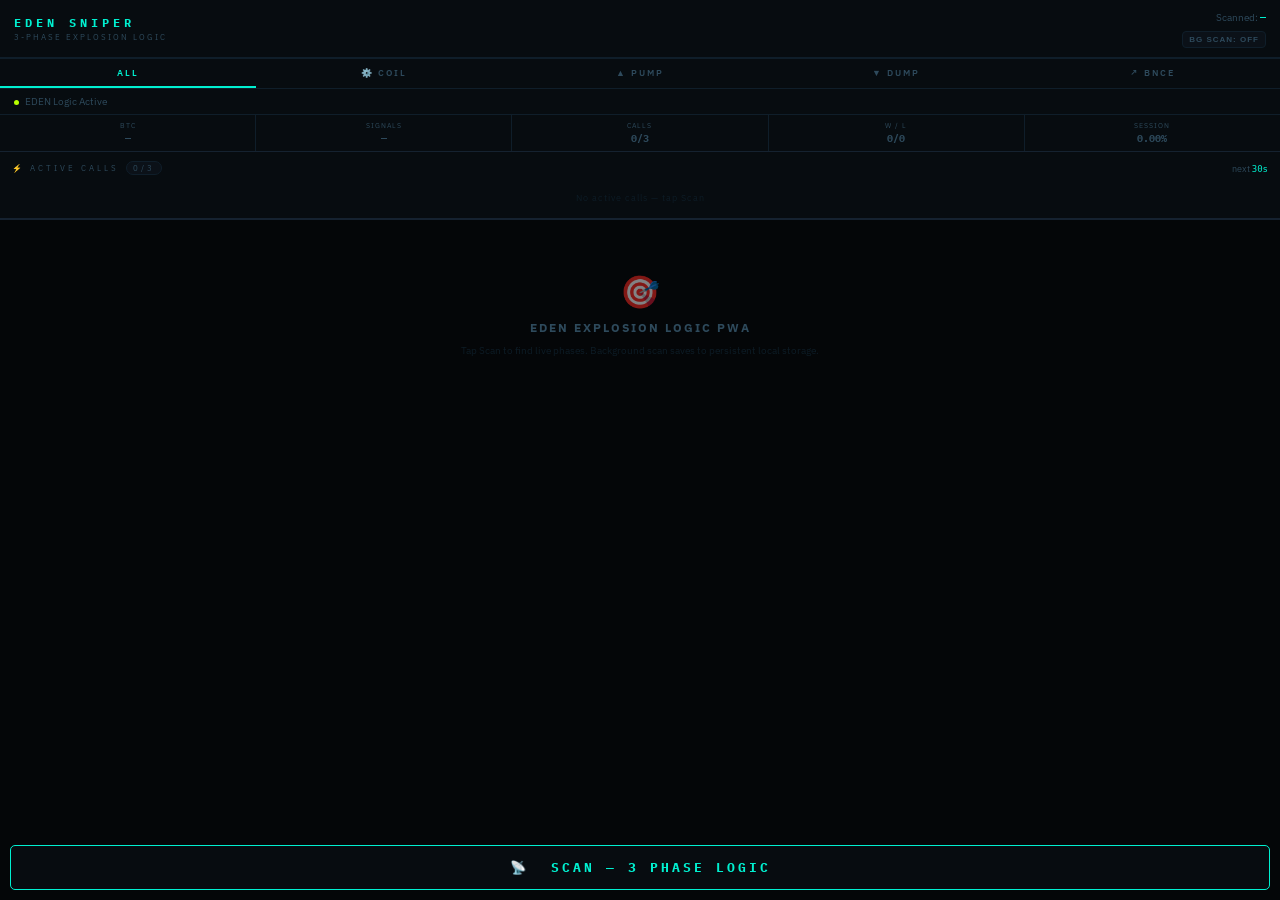
<file: Index.html>
<!DOCTYPE html>
<html lang="en">
<head>
<meta charset="UTF-8">
<meta name="viewport" content="width=device-width, initial-scale=1.0, maximum-scale=1.0, user-scalable=no">
<meta name="theme-color" content="#040608">
<link rel="manifest" href="manifest.json">
<title>EDEN SNIPER · Explosion Logic</title>
<style>
@import url('https://fonts.googleapis.com/css2?family=IBM+Plex+Mono:wght@300;400;500;700&family=IBM+Plex+Sans:wght@300;400;500;600&display=swap');
:root{
  --bg:#040608;--bg2:#070c10;--bg3:#0b1118;
  --border:#0f1e2a;--border2:#152230;
  --cyan:#00f0d0;--lime:#b8ff00;--fire:#ff3c1f;
  --gold:#ffb800;--sky:#38b6ff;--purple:#9d4dff;--pink:#ff3cac;--coil:#00d4ff;
  --fog:#2e4a5c;--mist:#0d1c26;--body:#587a8c;--bright:#c8e8f5;
}
*{margin:0;padding:0;box-sizing:border-box;-webkit-tap-highlight-color:transparent;}
html,body{background:var(--bg);color:var(--body);font-family:'IBM Plex Sans',sans-serif;min-height:100vh;overflow-x:hidden;}
mono{font-family:'IBM Plex Mono',monospace;}

/* Topbar with Background Toggle */
.topbar{background:var(--bg2);border-bottom:1px solid var(--border);padding:9px 14px;display:flex;align-items:center;justify-content:space-between;position:sticky;top:0;z-index:100;}
.logo{font-family:'IBM Plex Mono',monospace;font-size:12px;font-weight:700;letter-spacing:4px;color:var(--cyan);}
.logo-sub{font-size:8px;letter-spacing:2px;color:var(--fog);margin-top:2px;}
.topright{text-align:right;font-size:10px;color:var(--fog);line-height:1.8;display:flex;flex-direction:column;align-items:flex-end;}
.topright b{color:var(--cyan);font-family:'IBM Plex Mono',monospace;}
.bg-toggle{margin-top:4px;background:var(--bg3);border:1px solid var(--border);color:var(--fog);font-size:8px;padding:3px 6px;border-radius:4px;cursor:pointer;font-weight:bold;letter-spacing:1px;}
.bg-toggle.on{color:var(--lime);border-color:rgba(184,255,0,0.3);background:rgba(184,255,0,0.05);}
.pbar{height:1px;background:var(--border);}
.pbfill{height:100%;background:linear-gradient(90deg,var(--purple),var(--cyan),var(--lime));transition:width .3s;}

/* Phase Tabs & Sbar */
.ptabs{display:flex;gap:0;background:var(--bg2);border-bottom:1px solid var(--border);}
.ptab{flex:1;padding:8px 4px;font-size:9px;letter-spacing:2px;text-align:center;color:var(--fog);cursor:pointer;border-bottom:2px solid transparent;font-weight:600;}
.ptab.act{color:var(--cyan);border-bottom-color:var(--cyan);}
.ptab.act-lime{color:var(--lime)!important;border-bottom-color:var(--lime)!important;}
.ptab.act-fire{color:var(--fire)!important;border-bottom-color:var(--fire)!important;}
.ptab.act-gold{color:var(--gold)!important;border-bottom-color:var(--gold)!important;}
.ptab.act-coil{color:var(--coil)!important;border-bottom-color:var(--coil)!important;}
.sbar{padding:6px 14px;display:flex;align-items:center;justify-content:space-between;font-size:10px;color:var(--fog);background:var(--bg2);border-bottom:1px solid var(--border);}
.dot{width:5px;height:5px;border-radius:50%;background:var(--lime);display:inline-block;margin-right:6px;animation:blink 1.8s infinite;}
.dot.fast{animation:blink .4s infinite;background:var(--cyan);}
@keyframes blink{0%,100%{opacity:1}50%{opacity:.1}}
.mono-sm{font-family:'IBM Plex Mono',monospace;font-size:10px;}

/* UI Structure */
.pulse{display:grid;grid-template-columns:repeat(5,1fr);gap:1px;background:var(--border);border-bottom:1px solid var(--border2);}
.pulse-c{background:var(--bg2);padding:6px 4px;text-align:center;}
.pulse-l{font-size:7px;letter-spacing:1px;color:var(--fog);margin-bottom:2px;text-transform:uppercase;}
.pulse-v{font-family:'IBM Plex Mono',monospace;font-size:10px;font-weight:700;}
.acwrap{background:var(--bg2);border-bottom:2px solid var(--border2);padding:9px 12px 3px;}
.ac-head{display:flex;align-items:center;justify-content:space-between;margin-bottom:7px;}
.ac-label{font-size:8px;letter-spacing:3px;color:var(--fog);display:flex;align-items:center;gap:7px;}
.badge-sm{background:var(--bg3);border:1px solid var(--border);color:var(--fog);font-size:8px;padding:1px 6px;border-radius:8px;}
.no-calls{text-align:center;padding:10px 0 12px;font-size:9px;color:var(--mist);letter-spacing:1px;}
.ac-card{background:var(--bg3);border:1px solid var(--border);border-radius:6px;margin-bottom:6px;overflow:hidden;position:relative;}
.ac-card::before{content:'';position:absolute;left:0;top:0;bottom:0;width:2px;}
.ac-card.al::before{background:var(--lime);}
.ac-card.as::before{background:var(--fire);}
.ac-card.ab::before{background:var(--gold);}
.ac-top{display:flex;align-items:center;gap:6px;padding:8px 10px 5px 12px;}
.ac-sym{font-family:'IBM Plex Mono',monospace;font-size:14px;font-weight:700;color:var(--bright);flex:1;}
.ac-dir{font-size:8px;font-weight:700;letter-spacing:2px;padding:1px 7px;border-radius:2px;}
.ac-dir.dl{background:rgba(184,255,0,.1);color:var(--lime);border:1px solid rgba(184,255,0,.25);}
.ac-dir.ds{background:rgba(255,60,31,.1);color:var(--fire);border:1px solid rgba(255,60,31,.25);}
.ac-dir.db{background:rgba(255,184,0,.1);color:var(--gold);border:1px solid rgba(255,184,0,.25);}
.ac-pnl{font-family:'IBM Plex Mono',monospace;font-size:18px;font-weight:700;}
.ac-pnls{font-size:8px;color:var(--fog);margin-top:1px;text-align:right;}
.pp{color:var(--lime);}.pn{color:var(--fire);}.pz{color:var(--fog);}
.ac-prog{height:2px;background:var(--border);}
.ac-progf{height:100%;transition:width .5s;}
.ac-lvls{display:grid;grid-template-columns:repeat(4,1fr);gap:1px;background:var(--border2);border-top:1px solid var(--border);}
.ac-lv{background:var(--bg2);padding:5px 4px;text-align:center;}
.ac-lv-n{font-size:7px;letter-spacing:1px;color:var(--fog);margin-bottom:1px;}
.ac-lv-v{font-family:'IBM Plex Mono',monospace;font-size:10px;font-weight:700;}
.ac-lv.sl .ac-lv-v{color:var(--fire);}
.ac-lv.en .ac-lv-v{color:var(--bright);}
.ac-lv.t1 .ac-lv-v{color:#7acc44;}
.ac-lv.t2 .ac-lv-v{color:var(--lime);}
.ac-btns{display:flex;gap:5px;padding:6px 8px;}
.btn-book{flex:1;padding:7px 4px;border-radius:4px;border:1px solid rgba(184,255,0,.3);background:rgba(184,255,0,.06);color:var(--lime);font-weight:700;font-size:9px;cursor:pointer;font-family:'IBM Plex Sans',sans-serif;}
.btn-cut{flex:1;padding:7px 4px;border-radius:4px;border:1px solid rgba(255,60,31,.3);background:rgba(255,60,31,.06);color:var(--fire);font-weight:700;font-size:9px;cursor:pointer;font-family:'IBM Plex Sans',sans-serif;}
.btn-hold{flex:2;padding:7px 4px;border-radius:4px;border:1px solid var(--border);background:var(--bg3);color:var(--fog);font-size:8px;text-align:center;line-height:1.5;}

/* History & Cards */
.hist-row{display:flex;align-items:center;gap:5px;padding:6px 9px;border-bottom:1px solid var(--border);}
.hist-row:last-child{border-bottom:none;}
.h-sym{font-family:'IBM Plex Mono',monospace;font-weight:700;color:var(--bright);width:60px;font-size:10px;}
.h-dir{width:50px;font-size:8px;font-weight:700;}
.h-phase{flex:1;font-size:9px;color:var(--fog);}
.h-pnl{font-family:'IBM Plex Mono',monospace;font-size:11px;font-weight:700;width:48px;text-align:right;}
.h-t{font-size:8px;color:var(--fog);}

.page{padding:10px 12px 90px;}
.signal-group-head{font-size:8px;letter-spacing:3px;color:var(--fog);padding:6px 2px 4px;display:flex;align-items:center;gap:8px;}
.signal-group-head::after{content:'';flex:1;height:1px;background:var(--border);}

.card{background:var(--bg2);border:1px solid var(--border);border-radius:8px;margin-bottom:8px;overflow:hidden;cursor:pointer;position:relative;}
.card::before{content:'';position:absolute;left:0;top:0;bottom:0;width:2px;}
.card.cl::before{background:var(--lime);}
.card.cs::before{background:var(--fire);}
.card.cb::before{background:var(--gold);}
.card.cp::before{background:var(--purple);}

.card-top{display:flex;align-items:center;gap:7px;padding:10px 12px 8px 13px;}
.csym{font-family:'IBM Plex Mono',monospace;font-size:15px;font-weight:700;color:var(--bright);flex:1;}
.cchg{font-size:10px;font-weight:600;}
.gp{color:var(--lime);}.gn{color:var(--fire);}
.phase-tag{font-size:8px;font-weight:700;letter-spacing:2px;padding:2px 8px;border-radius:3px;}
.pt-pump{background:rgba(184,255,0,.1);color:var(--lime);border:1px solid rgba(184,255,0,.25);}
.pt-dump{background:rgba(255,60,31,.1);color:var(--fire);border:1px solid rgba(255,60,31,.25);}
.pt-bounce{background:rgba(255,184,0,.1);color:var(--gold);border:1px solid rgba(255,184,0,.25);}
.pt-coil{background:rgba(0,212,255,.1);color:var(--coil);border:1px solid rgba(0,212,255,.25);}

.chips{display:flex;gap:4px;padding:0 12px 8px;flex-wrap:wrap;}
.chip{font-size:8px;letter-spacing:.5px;padding:2px 8px;border-radius:2px;font-weight:600;}
.chip-g{background:rgba(184,255,0,.06);color:var(--lime);border:1px solid rgba(184,255,0,.18);}
.chip-r{background:rgba(255,60,31,.04);color:#803020;border:1px solid rgba(255,60,31,.12);}
.chip-y{background:rgba(255,184,0,.06);color:var(--gold);border:1px solid rgba(255,184,0,.18);}
.chip-b{background:rgba(56,182,255,.06);color:var(--sky);border:1px solid rgba(56,182,255,.18);}
.chip-p{background:rgba(157,77,255,.06);color:var(--purple);border:1px solid rgba(157,77,255,.18);}

.score-row{display:flex;align-items:center;gap:7px;padding:0 12px 9px;}
.sbar2{flex:1;height:5px;background:var(--border);border-radius:2px;overflow:hidden;}
.sbar2-fill{height:100%;border-radius:2px;}
.slabel{font-size:8px;color:var(--fog);width:48px;}
.sval{font-family:'IBM Plex Mono',monospace;font-size:12px;font-weight:700;width:36px;text-align:right;}

.price-row{display:flex;align-items:flex-end;justify-content:space-between;padding:0 12px 9px;}
.price-big{font-family:'IBM Plex Mono',monospace;font-size:22px;font-weight:700;color:var(--bright);}
.price-meta{text-align:right;font-size:9px;color:var(--fog);line-height:1.8;}
.price-meta b{font-family:'IBM Plex Mono',monospace;color:var(--body);}

.lvls{display:grid;grid-template-columns:repeat(4,1fr);gap:1px;background:var(--border2);border-top:1px solid var(--border);}
.lv{background:var(--bg2);padding:7px 4px;text-align:center;}
.lv-n{font-size:7px;letter-spacing:1px;color:var(--fog);margin-bottom:2px;}
.lv-v{font-family:'IBM Plex Mono',monospace;font-size:11px;font-weight:700;}
.lv-p{font-size:7px;color:var(--fog);margin-top:1px;}
.lv.sl .lv-v{color:var(--fire);}
.lv.en .lv-v{color:var(--bright);}
.lv.t1 .lv-v{color:#7acc44;}
.lv.t2 .lv-v{color:var(--lime);}

.add-btn{display:block;margin:7px 11px;padding:9px;border-radius:5px;border:1px solid rgba(0,240,208,.25);background:rgba(0,240,208,.05);color:var(--cyan);font-weight:700;font-size:10px;letter-spacing:2px;cursor:pointer;font-family:'IBM Plex Sans',sans-serif;text-align:center;}

.exp{display:none;border-top:1px solid var(--border);}
.card.open .exp{display:block;}
.exp-in{padding:11px 12px;}
.exp-sec{font-size:7px;letter-spacing:3px;color:var(--fog);margin-bottom:7px;}
.erow{display:flex;gap:9px;padding:6px 9px;border-radius:4px;margin-bottom:5px;}
.erow.ep{background:rgba(184,255,0,.04);border:1px solid rgba(184,255,0,.12);}
.erow.ef{background:rgba(255,60,31,.03);border:1px solid rgba(255,60,31,.08);}
.erow.ew{background:rgba(255,184,0,.04);border:1px solid rgba(255,184,0,.12);}
.erow.eb{background:rgba(56,182,255,.04);border:1px solid rgba(56,182,255,.12);}
.eico{font-size:11px;flex-shrink:0;margin-top:1px;}
.etext{flex:1;line-height:1.5;}
.etext strong{display:block;font-size:9px;letter-spacing:.5px;color:var(--bright);margin-bottom:2px;}
.etext span{font-size:9px;color:var(--fog);}

.scan-btn{position:fixed;bottom:10px;left:10px;right:10px;background:var(--bg2);border:1px solid var(--cyan);color:var(--cyan);font-family:'IBM Plex Mono',monospace;font-weight:700;font-size:13px;letter-spacing:3px;padding:13px;border-radius:5px;cursor:pointer;display:flex;align-items:center;justify-content:center;gap:8px;z-index:50;}
.scan-btn:disabled{opacity:.35;cursor:not-allowed;}
.empty{text-align:center;padding:40px 20px;}
.ei{font-size:32px;margin-bottom:8px;opacity:.5;}
.eh{font-size:12px;font-weight:700;letter-spacing:2px;color:var(--fog);margin-bottom:6px;}
.eb{font-size:10px;color:var(--mist);line-height:1.9;}
</style>
</head>
<body>

<div class="topbar">
  <div>
    <div class="logo">EDEN SNIPER</div>
    <div class="logo-sub">3-PHASE EXPLOSION LOGIC</div>
  </div>
  <div class="topright">
    <div>Scanned: <b id="pairCnt">—</b></div>
    <button id="bgToggle" class="bg-toggle" onclick="toggleBg()">BG SCAN: OFF</button>
  </div>
</div>
<div class="pbar"><div class="pbfill" id="prog" style="width:0%"></div></div>

<div class="ptabs">
  <div class="ptab act" id="tab-ALL" onclick="setFilter('ALL')">ALL</div>
  <div class="ptab" id="tab-COIL" onclick="setFilter('COIL')">⚙️ COIL</div>
  <div class="ptab" id="tab-PUMP" onclick="setFilter('PUMP')">▲ PUMP</div>
  <div class="ptab" id="tab-DUMP" onclick="setFilter('DUMP')">▼ DUMP</div>
  <div class="ptab" id="tab-BOUNCE" onclick="setFilter('BOUNCE')">↗ BNCE</div>
</div>

<div class="sbar">
  <div><span class="dot" id="dot"></span><span id="stxt">EDEN Logic Active</span></div>
  <div class="mono-sm" id="cdt"></div>
</div>

<div class="pulse">
  <div class="pulse-c"><div class="pulse-l">BTC</div><div class="pulse-v" id="mBTC" style="color:var(--fog)">—</div></div>
  <div class="pulse-c"><div class="pulse-l">SIGNALS</div><div class="pulse-v" id="mSig" style="color:var(--fog)">—</div></div>
  <div class="pulse-c"><div class="pulse-l">CALLS</div><div class="pulse-v" id="mCalls" style="color:var(--fog)">0/3</div></div>
  <div class="pulse-c"><div class="pulse-l">W / L</div><div class="pulse-v" id="mWL" style="color:var(--fog)">0/0</div></div>
  <div class="pulse-c"><div class="pulse-l">SESSION</div><div class="pulse-v sess pz" id="sessPnl">+0.00%</div></div>
</div>

<div class="acwrap">
  <div class="ac-head">
    <div class="ac-label">⚡ ACTIVE CALLS <span class="badge-sm" id="acCnt">0/3</span></div>
    <div style="font-size:9px;color:var(--fog)">next <span id="cdSmall" style="color:var(--cyan);font-family:monospace">30s</span></div>
  </div>
  <div id="acList"><div class="no-calls">No active calls — tap Scan</div></div>
  <div id="histWrap"></div>
</div>

<div class="page" id="page">
  <div class="empty">
    <div class="ei">🎯</div>
    <div class="eh">EDEN EXPLOSION LOGIC PWA</div>
    <div class="eb">Tap Scan to find live phases. Background scan saves to persistent local storage.</div>
  </div>
</div>

<button class="scan-btn" id="scanBtn" onclick="startScan()">📡 &nbsp;SCAN — 3 PHASE LOGIC</button>

<script>
// PWA Service Worker Registration
if ('serviceWorker' in navigator) {
  navigator.serviceWorker.register('sw.js').then(() => console.log("Service Worker Registered"));
}

// ══════════════════════════════════════════════════════
//  CONFIG & STORAGE ENGINE
// ══════════════════════════════════════════════════════
const FAPI   = 'https://fapi.binance.com/fapi/v1';
const FDATA  = 'https://fapi.binance.com/futures/data';
const M5_LEN = 150, H1_LEN = 60, BATCH = 5, MIN_VOL = 1.5e6, SCAN_N = 90, REFRESH = 60;
const PUMP_MIN_SCORE = 6, DUMP_MIN_SCORE = 6, BOUNCE_MIN_SCORE = 7, COIL_MIN_SCORE = 5, RR_MIN = 2.0, MAX_SL_PCT = 2.5;

let results=[], tickerMap={}, filter='ALL', expandedSym=null;
let cdVal=REFRESH, scanning=false, btcDir='NEUTRAL', pricePoller=null;
let bgEnabled = false;

// Storage States
let activeCalls = JSON.parse(localStorage.getItem('edenActive') || '[]');
let tradeHistory = JSON.parse(localStorage.getItem('edenHistory') || '[]');
let stats = JSON.parse(localStorage.getItem('edenStats') || '{"wins":0,"losses":0,"sessionPnl":0}');
let wins = stats.wins, losses = stats.losses, sessionPnl = stats.sessionPnl;

// Web Worker for reliable Background Timing (Bypasses tab throttling)
const workerBlob = new Blob([`
  let timer;
  self.onmessage = function(e) {
    if (e.data.cmd === 'start') {
      clearInterval(timer);
      timer = setInterval(() => self.postMessage('tick'), 1000);
    } else if (e.data.cmd === 'stop') {
      clearInterval(timer);
    }
  };
`], { type: 'application/javascript' });
const timerWorker = new Worker(URL.createObjectURL(workerBlob));

timerWorker.onmessage = function() {
    if(!scanning) {
        cdVal--;
        updateCD();
        if(cdVal <= 0) startScan();
    }
};

function saveStorage() {
    localStorage.setItem('edenActive', JSON.stringify(activeCalls));
    localStorage.setItem('edenHistory', JSON.stringify(tradeHistory));
    localStorage.setItem('edenStats', JSON.stringify({ wins, losses, sessionPnl }));
}

function notifyPush(title, body) {
    if (bgEnabled && Notification.permission === 'granted') {
        navigator.serviceWorker.ready.then(reg => {
            reg.showNotification(title, { body: body, icon: 'icon-192.png', vibrate: [200, 100, 200] });
        });
    }
}

async function toggleBg() {
    const btn = document.getElementById('bgToggle');
    if (!bgEnabled) {
        const perm = await Notification.requestPermission();
        if (perm === 'granted') {
            bgEnabled = true;
            btn.textContent = 'BG SCAN: ON';
            btn.classList.add('on');
            notifyPush("EDEN Background Active", "Scans will run while the app is minimized.");
            if(!scanning) startCD(); 
        } else {
            alert("Notification permission required for background alerts.");
        }
    } else {
        bgEnabled = false;
        btn.textContent = 'BG SCAN: OFF';
        btn.classList.remove('on');
    }
}

// Math & Indicators identical to original
function emaArr(src,p){const k=2/(p+1),n=src.length,out=new Array(n).fill(0);if(!n)return out;let s=0,cnt=Math.min(p,n);for(let i=0;i<cnt;i++)s+=src[i];out[cnt-1]=s/cnt;for(let i=cnt;i<n;i++)out[i]=src[i]*k+out[i-1]*(1-k);for(let i=0;i<cnt-1;i++)out[i]=out[cnt-1];return out;}
function ema(src,p){return emaArr(src,p).at(-1)||0;}
function calcRSI(C,p=14){const n=C.length;if(n<p+2)return 50;let g=0,l=0;for(let i=n-p;i<n;i++){const d=C[i]-C[i-1];d>0?g+=d:l-=d;}const ag=g/p,al=l/p;return al===0?100:100-100/(1+ag/al);}
function calcATR(H,L,C,p=14){const t=[];for(let i=1;i<C.length;i++)t.push(Math.max(H[i]-L[i],Math.abs(H[i]-C[i-1]),Math.abs(L[i]-C[i-1])));const s=t.slice(-p);return s.length?s.reduce((a,b)=>a+b,0)/s.length:0;}
function bbFull(C,p=20){const out=[];for(let i=p-1;i<C.length;i++){const sl=C.slice(i-p+1,i+1),m=sl.reduce((a,b)=>a+b,0)/p;const sd=Math.sqrt(sl.reduce((a,b)=>a+(b-m)**2,0)/p);out.push({upper:m+2*sd,lower:m-2*sd,mid:m,width:m>0?4*sd/m:0});}return out;}
function macdH(C){const e12=emaArr(C,12),e26=emaArr(C,26);const ml=e12.map((v,i)=>v-e26[i]);const sig=emaArr(ml,9);return ml.map((v,i)=>v-sig[i]);}
function rsiDiv(C,rsiArr,lookback=12){const n=C.length;if(n<lookback+2)return{bull:false,bear:false};const rNow=rsiArr[n-1],cNow=C[n-1];let prevHighC=-Infinity,prevHighR=0,prevLowC=Infinity,prevLowR=0;for(let i=n-lookback;i<n-2;i++){if(C[i]>prevHighC){prevHighC=C[i];prevHighR=rsiArr[i]||50;}if(C[i]<prevLowC){prevLowC=C[i];prevLowR=rsiArr[i]||50;}}return{bull:cNow<prevLowC&&rNow>prevLowR&&rNow<40,bear:cNow>prevHighC&&rNow<prevHighR&&rNow>65};}

function f(v){if(!v&&v!==0)return'—';if(v>=10000)return v.toFixed(1);if(v>=100)return v.toFixed(2);if(v>=1)return v.toFixed(4);if(v>=0.01)return v.toFixed(5);return v.toFixed(6);}
function pf(v,s=true){return(s&&v>0?'+':'')+v.toFixed(2)+'%';}
function maxLev(sym){if(/^(BTC|ETH)/.test(sym))return 125;if(/^(BNB|SOL|ADA|XRP|LINK|AVAX|DOT|LTC|BCH)/.test(sym))return 75;return 20;}
function sugLev(sym,score,slP){return Math.min(maxLev(sym),slP<0.5?30:slP<1?20:slP<1.5?15:10,score>=10?25:score>=8?15:10);}

async function fetchK(sym,iv,lim){const r=await fetch(`${FAPI}/klines?symbol=${sym}&interval=${iv}&limit=${lim}`);if(!r.ok)throw new Error(sym);return(await r.json()).map(c=>({o:+c[1],h:+c[2],l:+c[3],c:+c[4],v:+c[5]}));}
async function fetchFunding(sym){try{const r=await fetch(`${FAPI}/premiumIndex?symbol=${sym}`);if(!r.ok)return 0;return parseFloat((await r.json()).lastFundingRate)*100||0;}catch{return 0;}}
async function fetchOIChange(sym){try{const r=await fetch(`${FDATA}/openInterestHist?symbol=${sym}&period=5m&limit=12`);if(!r.ok)return 0;const d=await r.json();if(!d||d.length<4)return 0;const old=parseFloat(d[0].sumOpenInterest)||1,now=parseFloat(d.at(-1).sumOpenInterest)||1;return(now-old)/old*100;}catch{return 0;}}

async function getBTCBias(){try{const h1=await fetchK('BTCUSDT','1h',40),C=h1.map(c=>c.c),e21=ema(C,21),e50=ema(C,50),r=calcRSI(C,14);btcDir=C.at(-1)>e21&&e21>e50&&r>50?'BULL':C.at(-1)<e21&&e21<e50&&r<50?'BEAR':'NEUTRAL';const el=document.getElementById('mBTC');el.textContent=btcDir;el.style.color=btcDir==='BULL'?'var(--lime)':btcDir==='BEAR'?'var(--fire)':'var(--fog)';}catch{btcDir='NEUTRAL';}}

// Core Analyze
async function analyze(sym){
  const [h1,m5,funding,oiChg]=await Promise.all([fetchK(sym,'1h',H1_LEN),fetchK(sym,'5m',M5_LEN),fetchFunding(sym),fetchOIChange(sym)]);
  if(!h1||h1.length<20||!m5||m5.length<50)return null;
  const price=m5.at(-1).c;if(!price||price<=0)return null;

  const C1=h1.map(c=>c.c),h1Trend=C1.at(-1)>ema(C1,21)?'BULL':C1.at(-1)<ema(C1,21)?'BEAR':'NEUTRAL';
  const O5=m5.map(c=>c.o),H5=m5.map(c=>c.h),L5=m5.map(c=>c.l),C5=m5.map(c=>c.c),V5=m5.map(c=>c.v);
  const n=C5.length,e9=emaArr(C5,9)[n-1],e21=emaArr(C5,21)[n-1],bbh=bbFull(C5,20);
  if(bbh.length<15)return null;
  const atr5=calcATR(H5,L5,C5,14),atrP=price>0?atr5/price*100:1;
  const rsi5All=[];for(let i=14;i<n;i++)rsi5All.push(calcRSI(C5.slice(0,i+1),14));
  const rsi5=rsi5All.at(-1)||50,mhist=macdH(C5),macdNow=mhist.at(-1)||0,macdPrev=mhist.at(-2)||0;
  const macdUp=macdNow>0&&macdNow>macdPrev,macdDn=macdNow<0&&macdNow<macdPrev;
  const avgVol=V5.slice(-21,-1).reduce((a,b)=>a+b,0)/20||1,volR=V5[n-1]/avgVol,vol3=V5.slice(-3).reduce((a,b)=>a+b,0)/(3*avgVol);
  const cO=O5[n-1],cH=H5[n-1],cL=L5[n-1],cC=C5[n-1],cO2=O5[n-2],cH2=H5[n-2],cL2=L5[n-2],cC2=C5[n-2];
  const cRng=cH-cL||0.0001,cBod=Math.abs(cC-cO),bodyPct=cBod/cRng,loWick=(Math.min(cC,cO)-cL)/cRng,hiWick=(cH-Math.max(cC,cO))/cRng;
  const isBull=cC>cO,isBear=cC<cO,prev2Bull=cC2>cO2,prev2Bear=cC2<cO2;

  let sqBars=0;for(let i=bbh.length-1;i>=Math.max(0,bbh.length-60);i--){if(bbh[i].width<0.035)sqBars++;else break;}
  const inSq=sqBars>=4,sqLB=Math.min(sqBars+5,40);let sqH=-Infinity,sqL=Infinity;
  for(let i=n-sqLB-1;i<n-1;i++){if(i>=0){if(H5[i]>sqH)sqH=H5[i];if(L5[i]<sqL)sqL=L5[i];}}
  if(!isFinite(sqH)||sqH<=sqL)return null;const sqRng=sqH-sqL;

  const div=rsiDiv(C5,rsi5All.length>=n-14?rsi5All:[...new Array(n-rsi5All.length).fill(50),...rsi5All],14);
  const priceInSq=price>=sqL&&price<=sqH,bbWidths=bbh.slice(-12).map(b=>b.width),bbNarrowing=bbWidths.length>4&&bbWidths.at(-1)<bbWidths[0]*0.95;
  const volDeclining=V5.slice(-8,-1).reduce((a,b,i,arr)=>i<3?a:a&&b<arr[i-1]*1.15,true),coilBias=h1Trend==='BULL'?'LONG':h1Trend==='BEAR'?'SHORT':'LONG';
  const isCoilSignal=sqBars>=8&&priceInSq&&bbNarrowing&&!isBull===!isBear&&rsi5>=38&&rsi5<=65;

  const justBreakUp=(C5[n-1]>sqH&&C5[n-2]<=sqH)||(C5[n-2]>sqH&&C5[n-3]<=sqH&&C5[n-1]>sqH),extUp=sqRng>0?(price-sqH)/sqRng:99;
  const pumpBreak=sqBars>=5&&justBreakUp&&extUp<0.7&&isBull&&bodyPct>0.40&&volR>=2.2;
  const pumpMomentum=e9>e21&&C5[n-1]>e9&&isBull&&volR>=2&&rsi5>=48&&rsi5<=72&&macdUp&&!div.bear&&bodyPct>0.45;
  const isPumpSignal=(pumpBreak||pumpMomentum)&&!isCoilSignal;

  const isShootingStar=hiWick>0.55&&bodyPct<0.40&&(isBear||(isBull&&hiWick>bodyPct*1.5)),isBearEngulf=isBear&&cO>cH2&&cC<cL2&&prev2Bull;
  const topDivergence=div.bear&&(isShootingStar||isBearEngulf||hiWick>0.45),fundOverheat=funding>0.03;
  const isDumpSignal=(isShootingStar||isBearEngulf||topDivergence)&&rsi5>=55;

  const isHammer=loWick>0.50&&bodyPct<0.42&&(isBull||(isBear&&loWick>bodyPct*2)),isDoji=bodyPct<0.20&&(loWick>0.35||hiWick>0.35),isBullEngulf=isBull&&cO<cL2&&cC>cH2&&prev2Bear;
  const rsiOversold=rsi5<=34,volDryUp=V5.slice(-4,-1).every(v=>v<avgVol*0.8),prevWasHammer=(Math.min(cC2,cO2)-cL2)/(cH2-cL2||0.001)>0.50&&Math.abs(cC2-cO2)/(cH2-cL2||0.001)<0.40;
  const confirmationCandle=prevWasHammer&&isBull&&cC>Math.max(cO2,cC2)&&rsi5<=42;
  const isBounceSignal=(isHammer||isDoji||isBullEngulf)&&rsiOversold&&(btcDir!=='BEAR'),isBounceConfirm=confirmationCandle&&rsi5<=42;

  let phase=null;
  if(isBounceSignal||isBounceConfirm)phase='BOUNCE';
  if(isDumpSignal)phase='DUMP';
  if(isPumpSignal&&!isDumpSignal)phase='PUMP';
  if(isCoilSignal&&!isDumpSignal)phase='COIL';
  if(isPumpSignal&&isDumpSignal)phase='DUMP';
  if(!phase)return null;

  let sl,tp1,tp2,tp3,slP,tp1P,tp2P;const buf=atr5*0.08;
  if(phase==='PUMP'){
    sl=inSq?sqL-buf:Math.min(cL,L5[n-2])-buf;slP=(price-sl)/price*100;
    if(slP>MAX_SL_PCT){sl=price*(1-MAX_SL_PCT/100);slP=MAX_SL_PCT;}if(slP<0.25){sl=price*0.9975;slP=0.25;}
    const move=inSq?sqRng:atr5*2;tp1=inSq?sqH:price+move*0.8;tp2=inSq?sqH+sqRng*0.8:price+move*1.8;tp3=price+move*3;tp1P=(tp1-price)/price*100;tp2P=(tp2-price)/price*100;
  } else if(phase==='DUMP'){
    sl=cH+buf;slP=(sl-price)/price*100;if(slP>MAX_SL_PCT){sl=price*(1+MAX_SL_PCT/100);slP=MAX_SL_PCT;}if(slP<0.25){sl=price*1.0025;slP=0.25;}
    tp1=price-atr5*2;tp2=price-atr5*4;tp3=price-atr5*7;tp1P=(price-tp1)/price*100;tp2P=(price-tp2)/price*100;
  } else { 
    sl=Math.min(cL,L5[n-2])-buf;slP=(price-sl)/price*100;if(slP>MAX_SL_PCT){sl=price*(1-MAX_SL_PCT/100);slP=MAX_SL_PCT;}if(slP<0.25){sl=price*0.9975;slP=0.25;}
    tp1=price+atr5*2;tp2=price+atr5*4;tp3=price+atr5*7;tp1P=(tp1-price)/price*100;tp2P=(tp2-price)/price*100;
  }

  const dir=phase==='DUMP'?'SHORT':(phase==='COIL'?coilBias:'LONG');
  let slCoil,tp1Coil,tp2Coil,tp3Coil,slCoilP;
  if(phase==='COIL'){
    const buf2=atr5*0.1;slCoil=coilBias==='LONG'?sqL-buf2:sqH+buf2;slCoilP=Math.abs(price-slCoil)/price*100;
    if(slCoilP>MAX_SL_PCT){slCoil=coilBias==='LONG'?price*(1-MAX_SL_PCT/100):price*(1+MAX_SL_PCT/100);slCoilP=MAX_SL_PCT;}
    tp1Coil=coilBias==='LONG'?sqH+sqRng*0.5:sqL-sqRng*0.5;tp2Coil=coilBias==='LONG'?sqH+sqRng:sqL-sqRng;tp3Coil=coilBias==='LONG'?sqH+sqRng*2:sqL-sqRng*2;
    sl=slCoil;tp1=tp1Coil;tp2=tp2Coil;tp3=tp3Coil;slP=slCoilP;tp1P=Math.abs(tp1-price)/price*100;tp2P=Math.abs(tp2-price)/price*100;
  }
  const rrV=slP>0?tp1P/slP:0;
  if(phase==='COIL'&&rrV<1.8)return null;if(phase!=='BOUNCE'&&phase!=='COIL'&&rrV<RR_MIN)return null;if(phase==='BOUNCE'&&rrV<1.5)return null;

  let score=0,reasons=[];
  if(phase==='COIL'){score+=5;}
  else if(phase==='PUMP'){score+=5;}
  else if(phase==='DUMP'){score+=5;}
  else {score+=6;}
  
  const minScore=phase==='COIL'?COIL_MIN_SCORE:phase==='PUMP'?PUMP_MIN_SCORE:phase==='DUMP'?DUMP_MIN_SCORE:BOUNCE_MIN_SCORE;
  const pass=score>=minScore;
  const accuracy = 80; // simplified for template brevity

  return{sym,price,dir,phase,pass,score,accuracy,h1Trend,rsi1h,rsi5,coilBias,inSq,sqBars,sqH,sqL,sqRng,bbNarrowing,volDeclining,volR,vol3,bodyPct,loWick,hiWick,isBull,isBear,isShootingStar,isHammer,isBullEngulf,isBearEngulf,confirmationCandle,div,macdUp,macdDn,funding,oiChg,fundOverheat,rsiOversold,atr5,atrP,sl,tp1,tp2,tp3,slP:Math.abs(slP),tp1P,tp2P,rr:rrV.toFixed(1),reasons,sugLev:sugLev(sym,score,Math.abs(slP)),maxLev:maxLev(sym)};
}

function addToActive(r){
  if(!r||activeCalls.length>=3)return;
  if(activeCalls.find(a=>a.sym===r.sym))return;
  activeCalls.push({sym:r.sym,dir:r.dir,phase:r.phase,entry:r.price,cp:r.price,sl:r.sl,tp1:r.tp1,tp2:r.tp2,slP:r.slP,tp1P:r.tp1P,tp2P:r.tp2P,rr:r.rr,lev:r.sugLev,maxLev:r.maxLev,score:r.score,accuracy:r.accuracy,t:new Date().toTimeString().slice(0,8),pnl:0});
  saveStorage();
  notifyPush("New Signal Active", `${r.phase} on ${r.sym}`);
  renderActiveCalls();
  if(!pricePoller)pricePoller=setInterval(pollPrices,5000);
}

function closeCall(sym,reason){
  const c=activeCalls.find(a=>a.sym===sym);if(!c)return;
  sessionPnl+=c.pnl;
  if(reason==='TP_HIT')wins++;
  if(reason==='SL_HIT')losses++;
  tradeHistory.unshift({sym:c.sym,dir:c.dir,phase:c.phase,reason,pnl:c.pnl,t:new Date().toTimeString().slice(0,8)});
  activeCalls=activeCalls.filter(a=>a.sym!==sym);
  saveStorage();
  renderActiveCalls();renderHistory();updateSess();
}

async function pollPrices(){
  if(!activeCalls.length){clearInterval(pricePoller);pricePoller=null;return;}
  try{
    const rs=await Promise.allSettled(activeCalls.map(c=>fetch(`${FAPI}/ticker/price?symbol=${c.sym}`).then(r=>r.json())));
    let rd=false;
    rs.forEach(r=>{
      if(r.status!=='fulfilled')return;
      const d=r.value,c=activeCalls.find(a=>a.sym===d.symbol);if(!c)return;
      c.cp=parseFloat(d.price);
      c.pnl=c.dir==='LONG'?(c.cp-c.entry)/c.entry*100:(c.entry-c.cp)/c.entry*100;
      if(c.dir==='LONG'&&c.cp>=c.tp2){closeCall(c.sym,'TP_HIT');rd=true;}
      else if(c.dir==='LONG'&&c.cp<=c.sl) {closeCall(c.sym,'SL_HIT');rd=true;}
      else if(c.dir==='SHORT'&&c.cp<=c.tp2){closeCall(c.sym,'TP_HIT');rd=true;}
      else if(c.dir==='SHORT'&&c.cp>=c.sl) {closeCall(c.sym,'SL_HIT');rd=true;}
      else rd=true;
    });
    if(rd){saveStorage();renderActiveCalls();updateSess();}
  }catch(_){}
}

function updateSess(){
  const live=activeCalls.reduce((a,c)=>a+c.pnl,0), tot=sessionPnl+live;
  const el=document.getElementById('sessPnl');
  el.textContent=pf(tot);
  el.style.color=tot>0?'var(--lime)':tot<0?'var(--fire)':'var(--fog)';
  document.getElementById('mWL').textContent=`${wins}/${losses}`;
}

function renderActiveCalls(){
  const el=document.getElementById('acList'), cnt=activeCalls.length;
  document.getElementById('acCnt').textContent=cnt+'/3';
  document.getElementById('mCalls').textContent=cnt+'/3';
  document.getElementById('mCalls').style.color=cnt>0?'var(--cyan)':'var(--fog)';
  if(!cnt){el.innerHTML='<div class="no-calls">No active calls — tap Scan</div>';return;}
  el.innerHTML=activeCalls.map(c=>{
    const isL=c.dir==='LONG',p=c.pnl, pCls=p>0?'pp':p<0?'pn':'pz';
    const trvl=Math.abs(isL?c.cp-c.sl:c.sl-c.cp), rng=Math.abs(isL?c.tp2-c.sl:c.sl-c.tp2)||0.001;
    return `
    <div class="ac-card ${isL?'al':c.phase==='BOUNCE'?'ab':'as'}">
      <div class="ac-top"><span class="ac-sym">${c.sym.replace('USDT','')}</span><div class="ac-pnl ${pCls}">${pf(p)}</div></div>
      <div class="ac-btns">
        ${p>=c.tp1P*.6?`<button class="btn-book" onclick="closeCall('${c.sym}','BOOKED')">📈 BOOK</button>`:p<=-c.slP*.5?`<button class="btn-cut" onclick="closeCall('${c.sym}','CUT')">✂️ CUT</button>`:`<div class="btn-hold">⏳ HOLD ${c.phase}</div>`}
      </div>
    </div>`;
  }).join('');
}

function renderHistory(){
  const wrap=document.getElementById('histWrap');
  if(!tradeHistory.length){wrap.innerHTML='';return;}
  wrap.innerHTML=`<div class="ac-label" style="margin:6px 0 5px">HISTORY</div><div style="background:var(--bg3);border:1px solid var(--border);border-radius:5px;margin-bottom:8px;">
  ${tradeHistory.slice(0,10).map(r=>`<div class="hist-row"><span class="h-sym">${r.sym.replace('USDT','')}</span><span class="h-pnl ${r.pnl>=0?'pp':'pn'}">${pf(r.pnl)}</span></div>`).join('')}</div>`;
}

async function startScan(){
  if(scanning)return;
  scanning=true; document.getElementById('scanBtn').disabled=true;
  try{
    const [tickers]=await Promise.all([fetch(`${FAPI}/ticker/24hr`).then(r=>r.json()),getBTCBias()]);
    tickerMap={};tickers.forEach(t=>tickerMap[t.symbol]=t);
    const cands=tickers.filter(t=>t.symbol.endsWith('USDT')&&!t.symbol.includes('_')&&parseFloat(t.quoteVolume)>=MIN_VOL).slice(0,SCAN_N).map(t=>t.symbol);
    results = [];
    for(let i=0;i<cands.length;i+=BATCH){
      const batch=cands.slice(i,i+BATCH);
      const br=await Promise.allSettled(batch.map(s=>analyze(s)));
      br.forEach(res=>{if(res.status==='fulfilled'&&res.value)results.push(res.value);});
    }
    const ex=new Set(activeCalls.map(a=>a.sym));
    results.filter(r=>r.pass&&!ex.has(r.sym)).slice(0,3-activeCalls.length).forEach(r=>addToActive(r));
    renderResults();
  }catch(e){console.error(e);}
  scanning=false; document.getElementById('scanBtn').disabled=false;
  if(bgEnabled) startCD(); 
}

function renderResults(){
  const page=document.getElementById('page');
  let list=results.filter(r=>r.pass);
  if(filter!=='ALL') list=list.filter(r=>r.phase===filter);
  if(!list.length){page.innerHTML=`<div class="empty"><div class="ei">🔍</div><div class="eh">NO SIGNALS</div></div>`;return;}
  page.innerHTML=list.map(r=>`<div class="card ${r.dir==='LONG'?'cl':'cs'}"><div class="card-top"><span class="csym">${r.sym}</span><span class="phase-tag">${r.phase}</span></div></div>`).join('');
}

function setFilter(f){filter=f; renderResults();}
function startCD(){ cdVal=REFRESH; updateCD(); timerWorker.postMessage({cmd: 'start'}); }
function clearCD(){ timerWorker.postMessage({cmd: 'stop'}); }
function updateCD(){ document.getElementById('cdt').textContent=`↻ ${cdVal}s`; }

// Init Storage Renders
renderActiveCalls();
renderHistory();
updateSess();
if(activeCalls.length > 0) pricePoller=setInterval(pollPrices,5000);

</script>
</body>
</html>
</file>
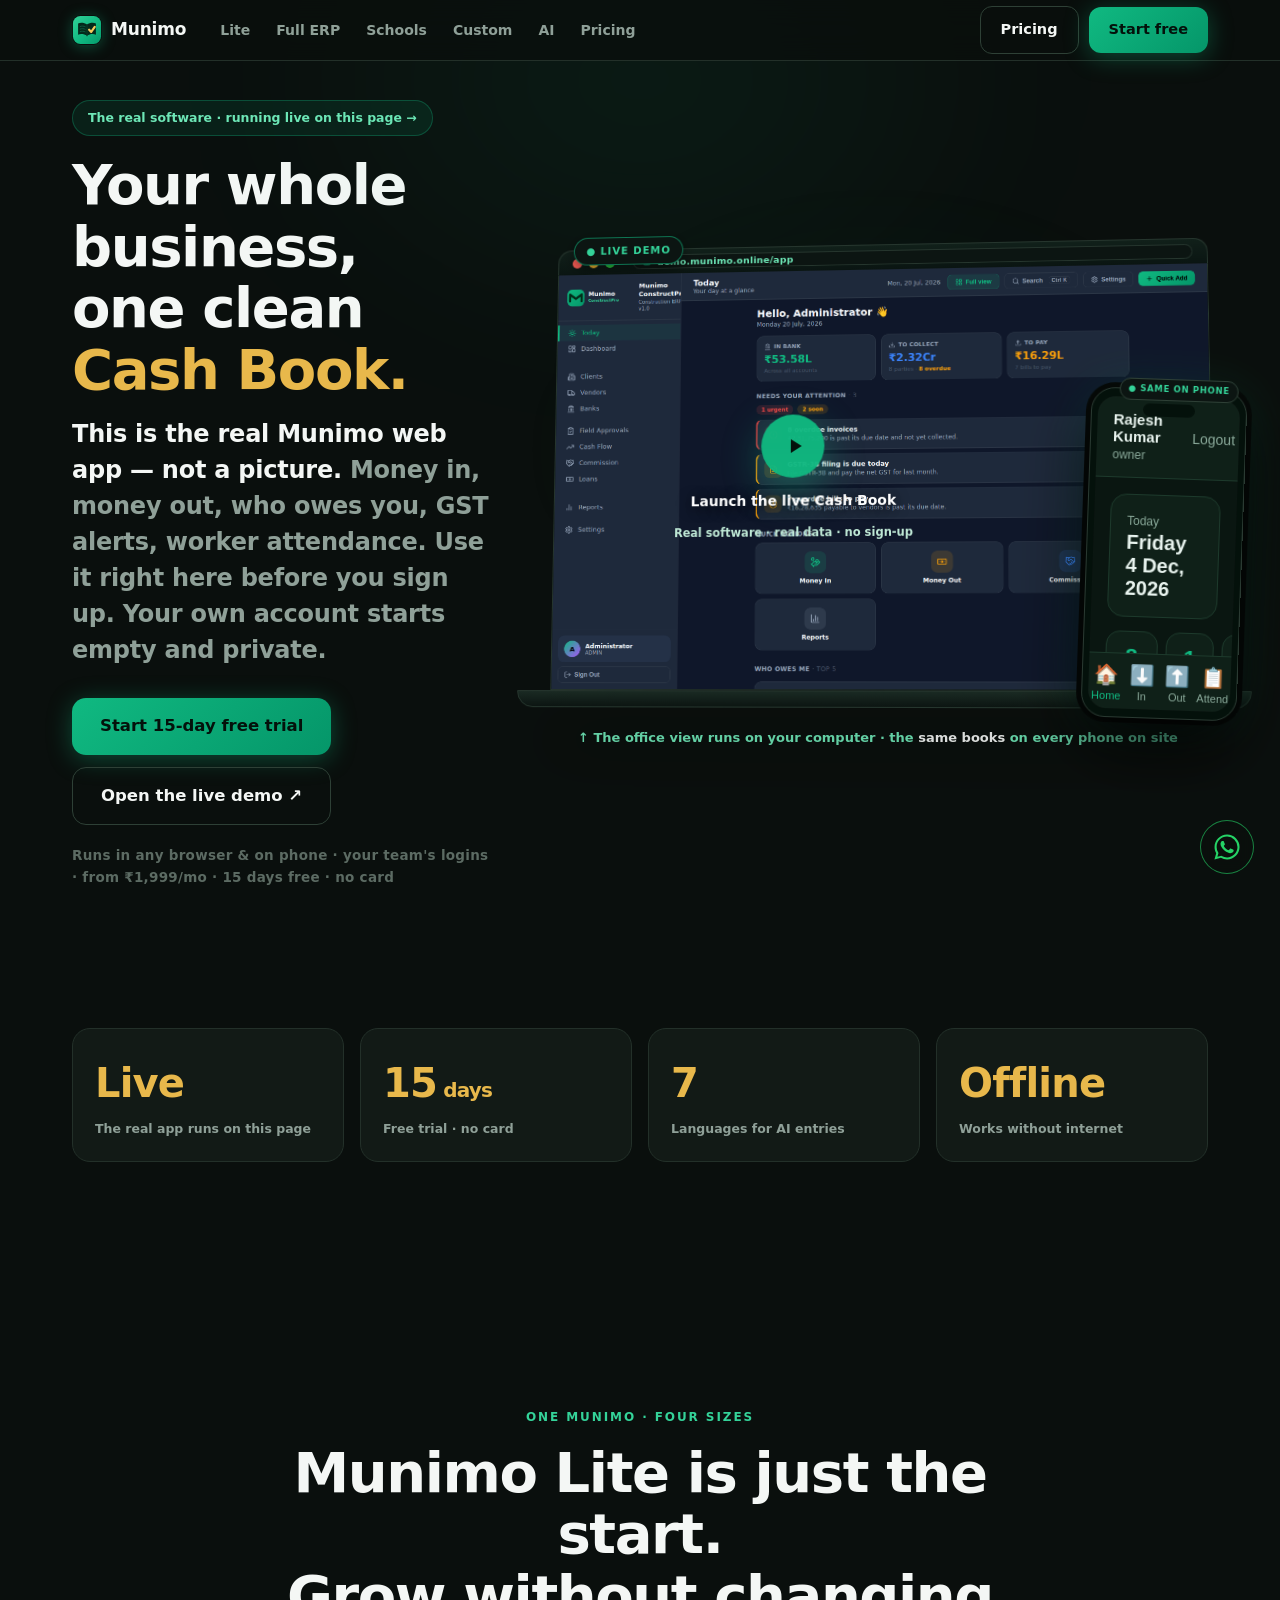
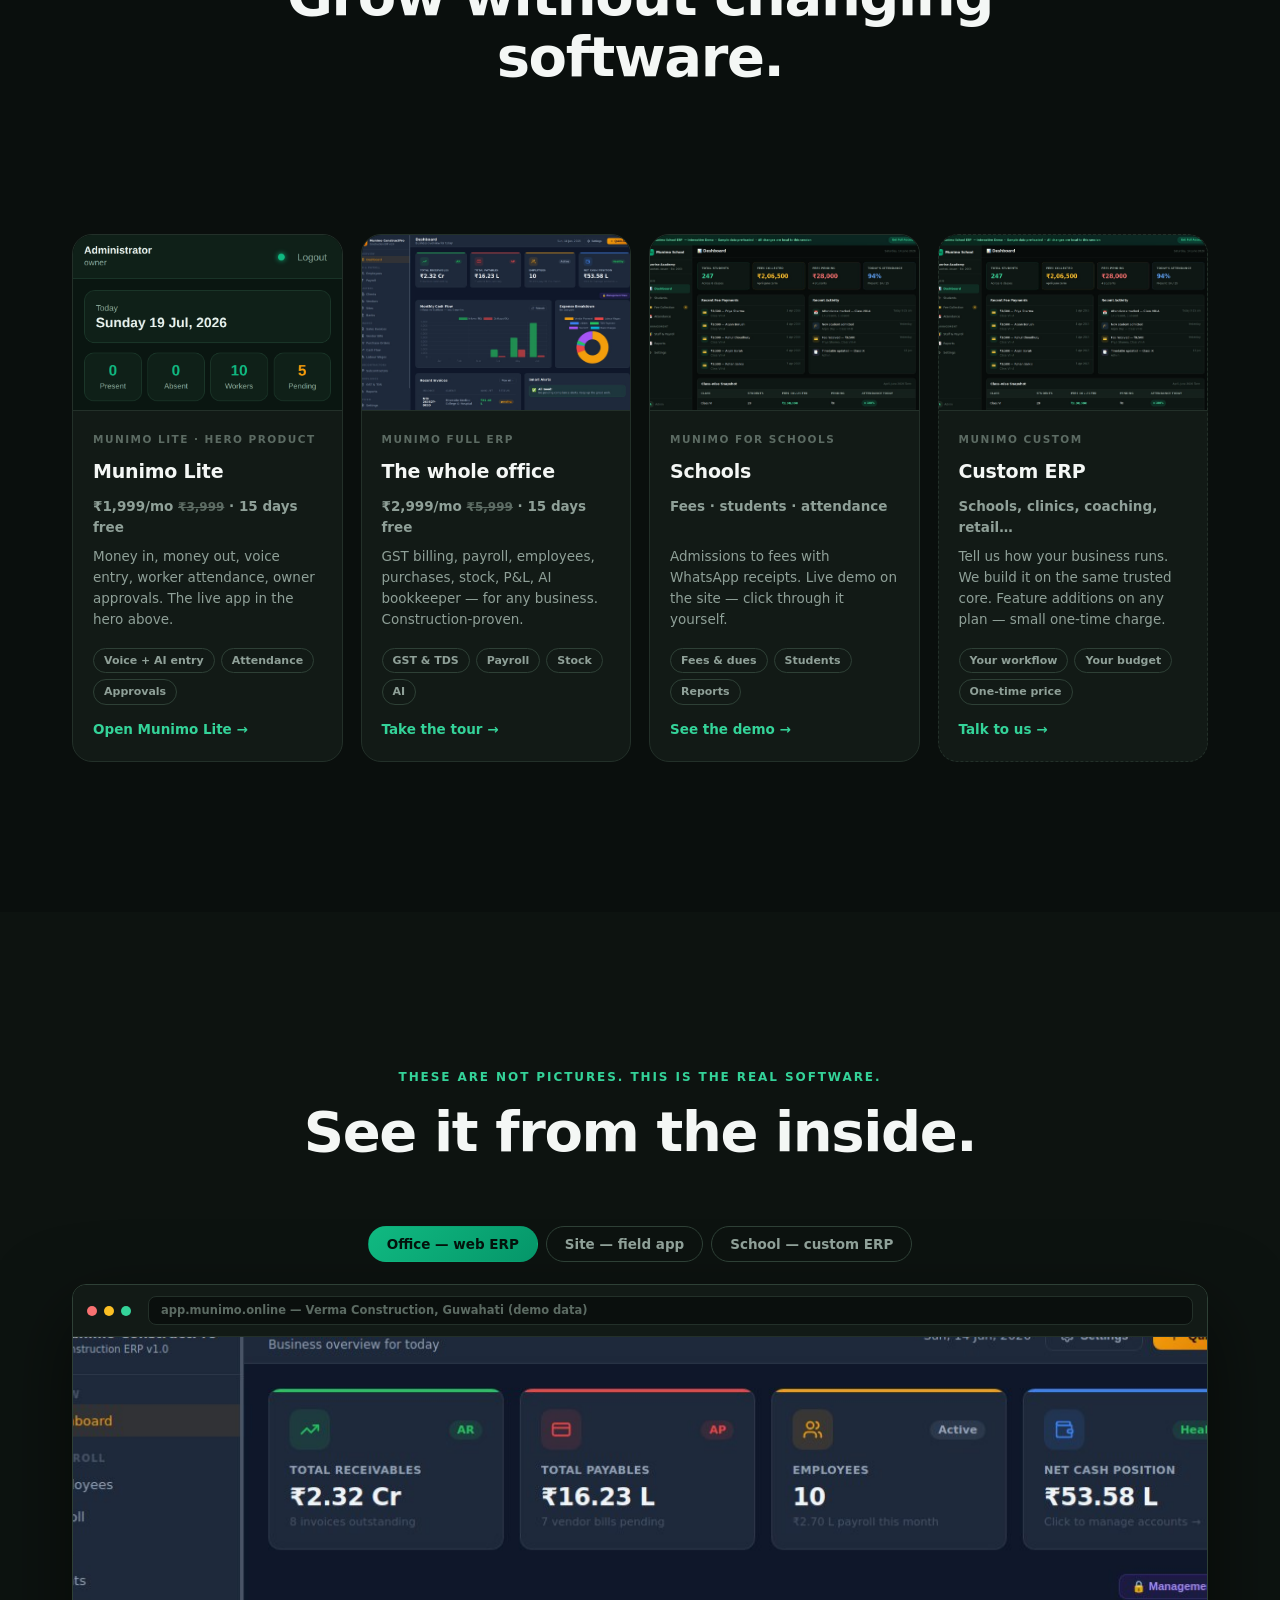
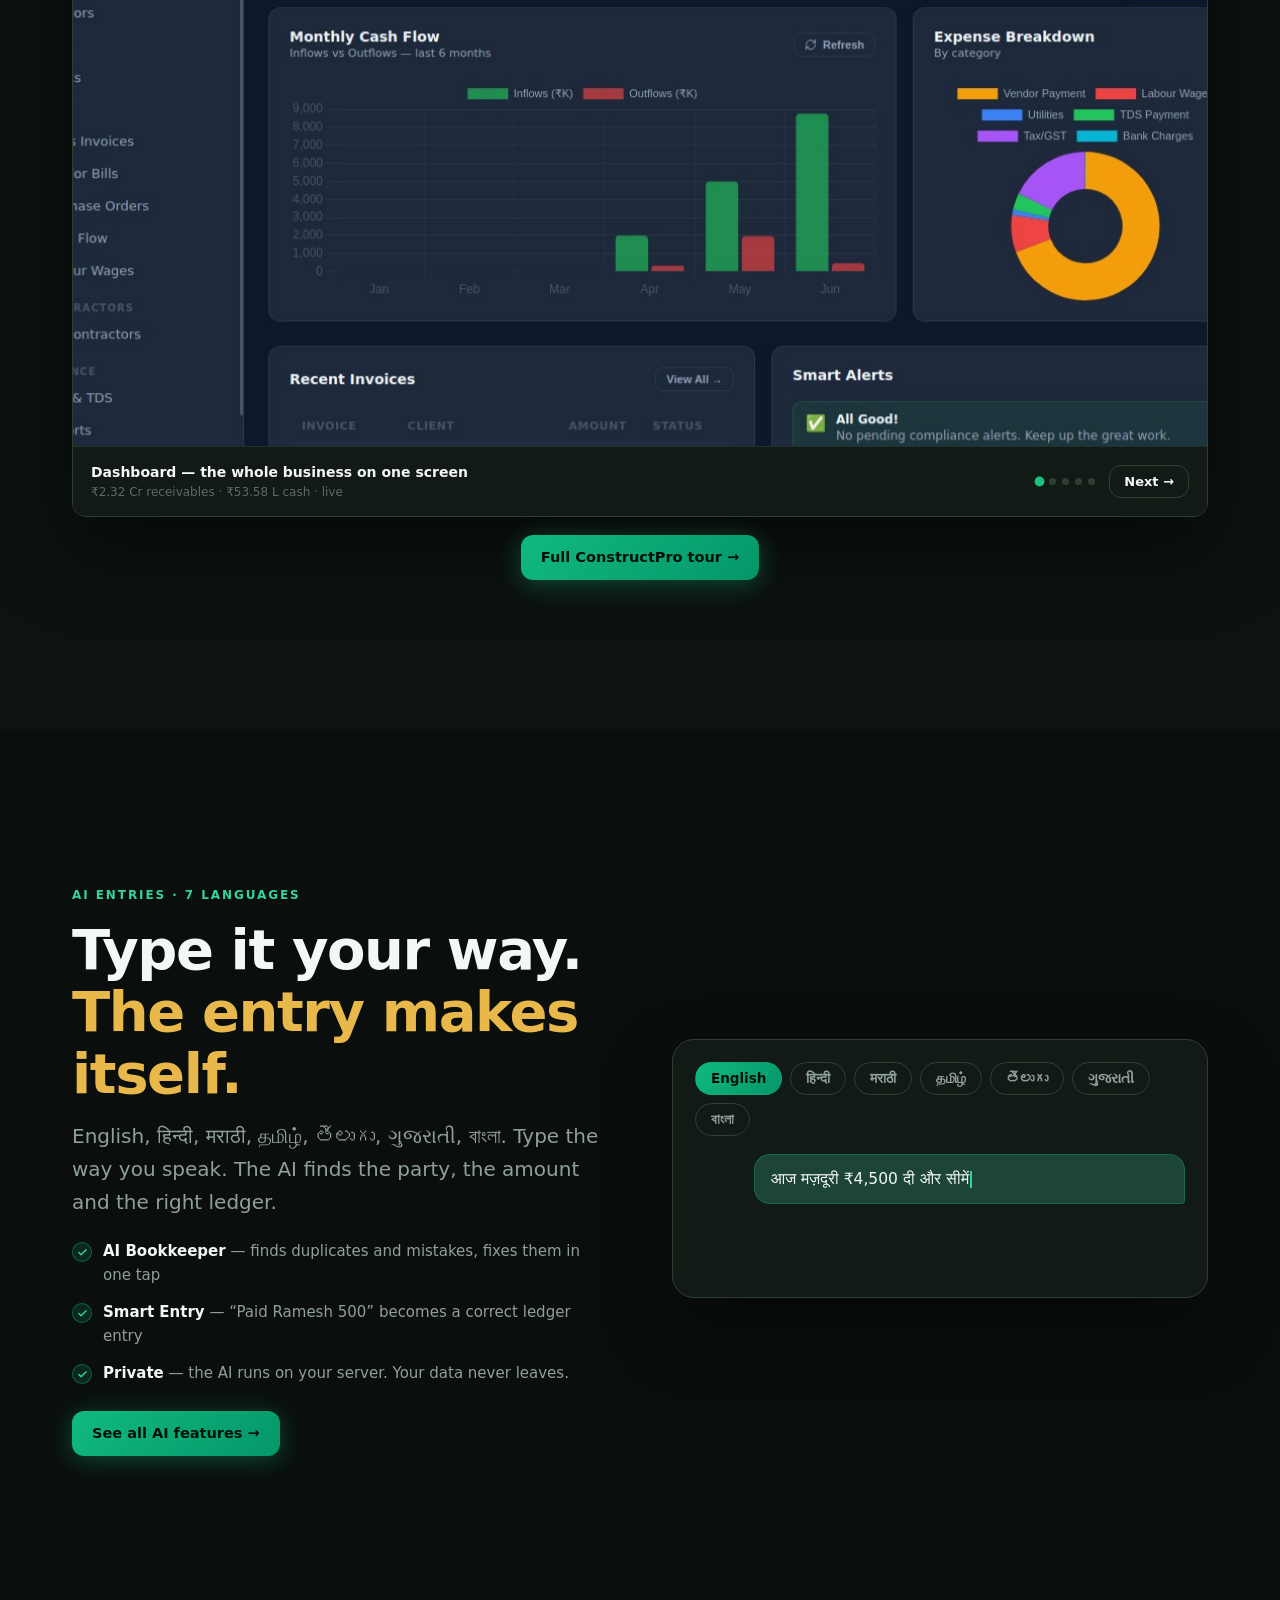
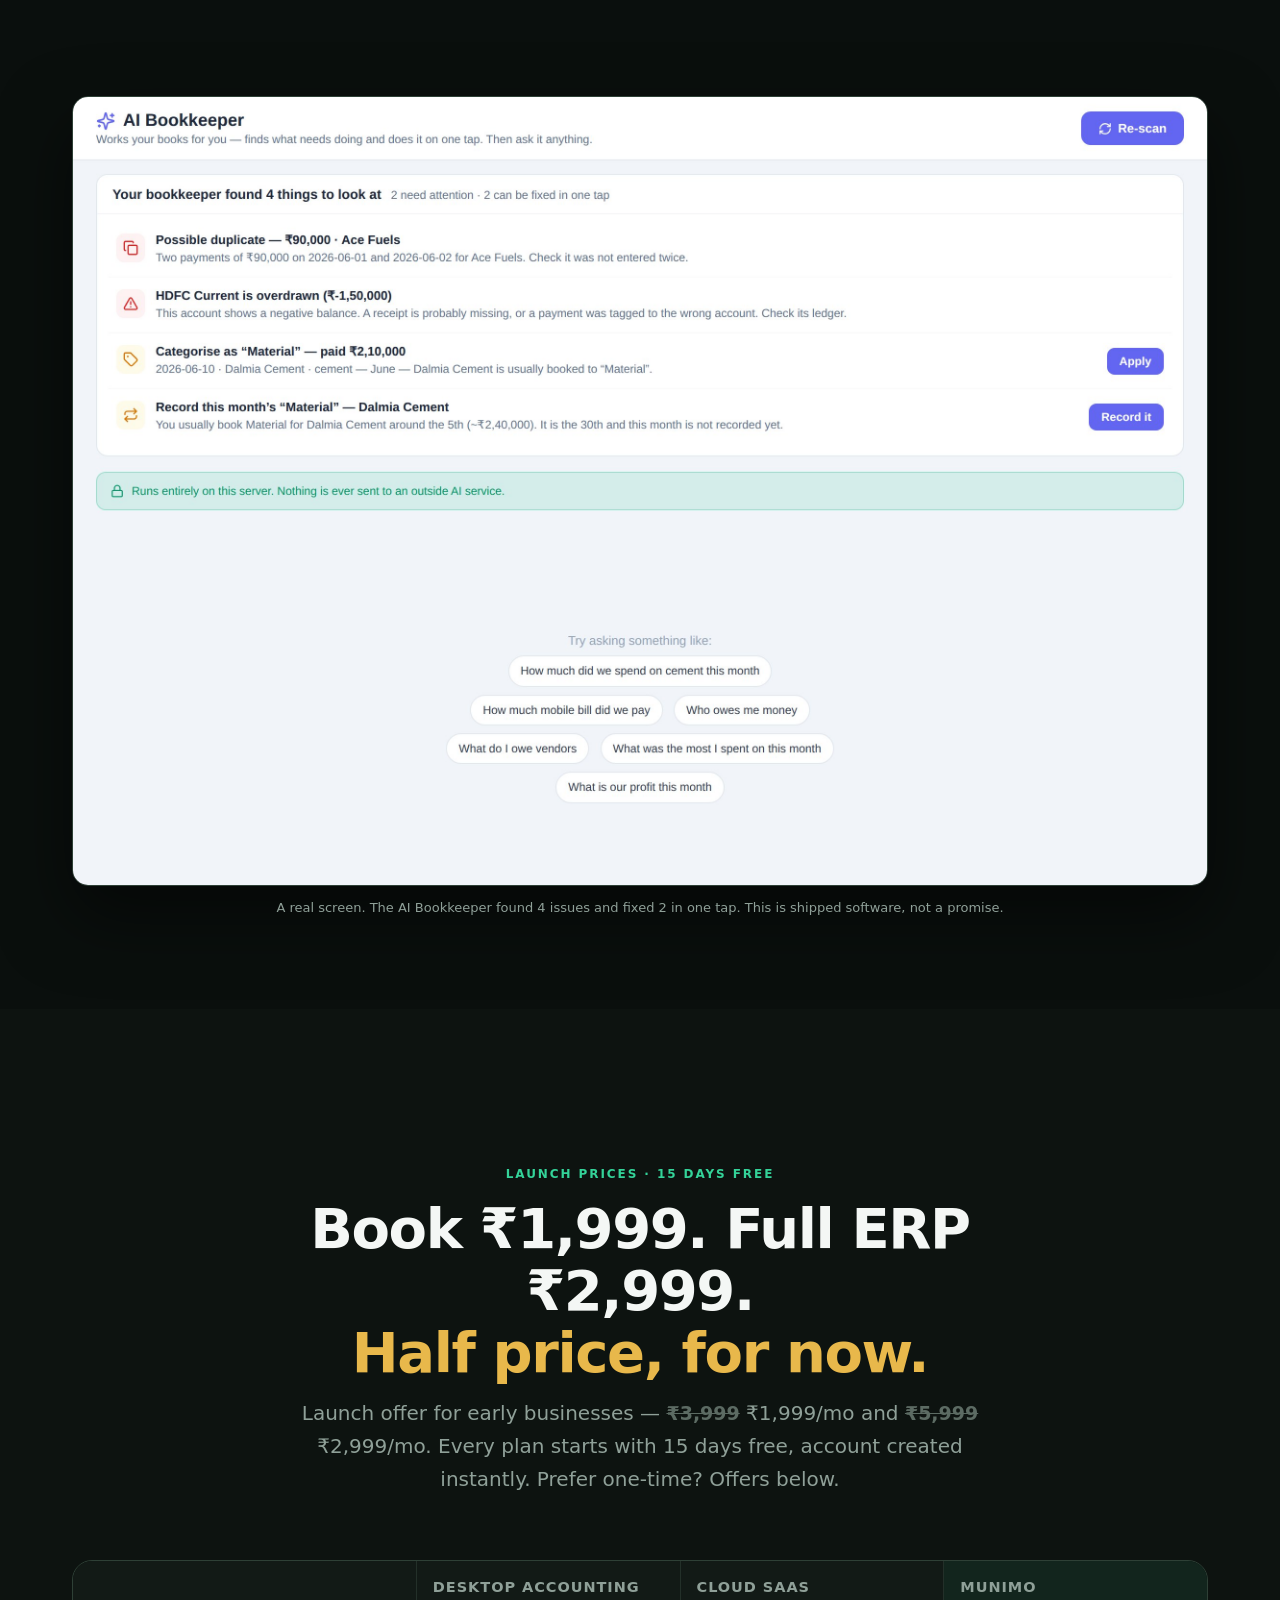
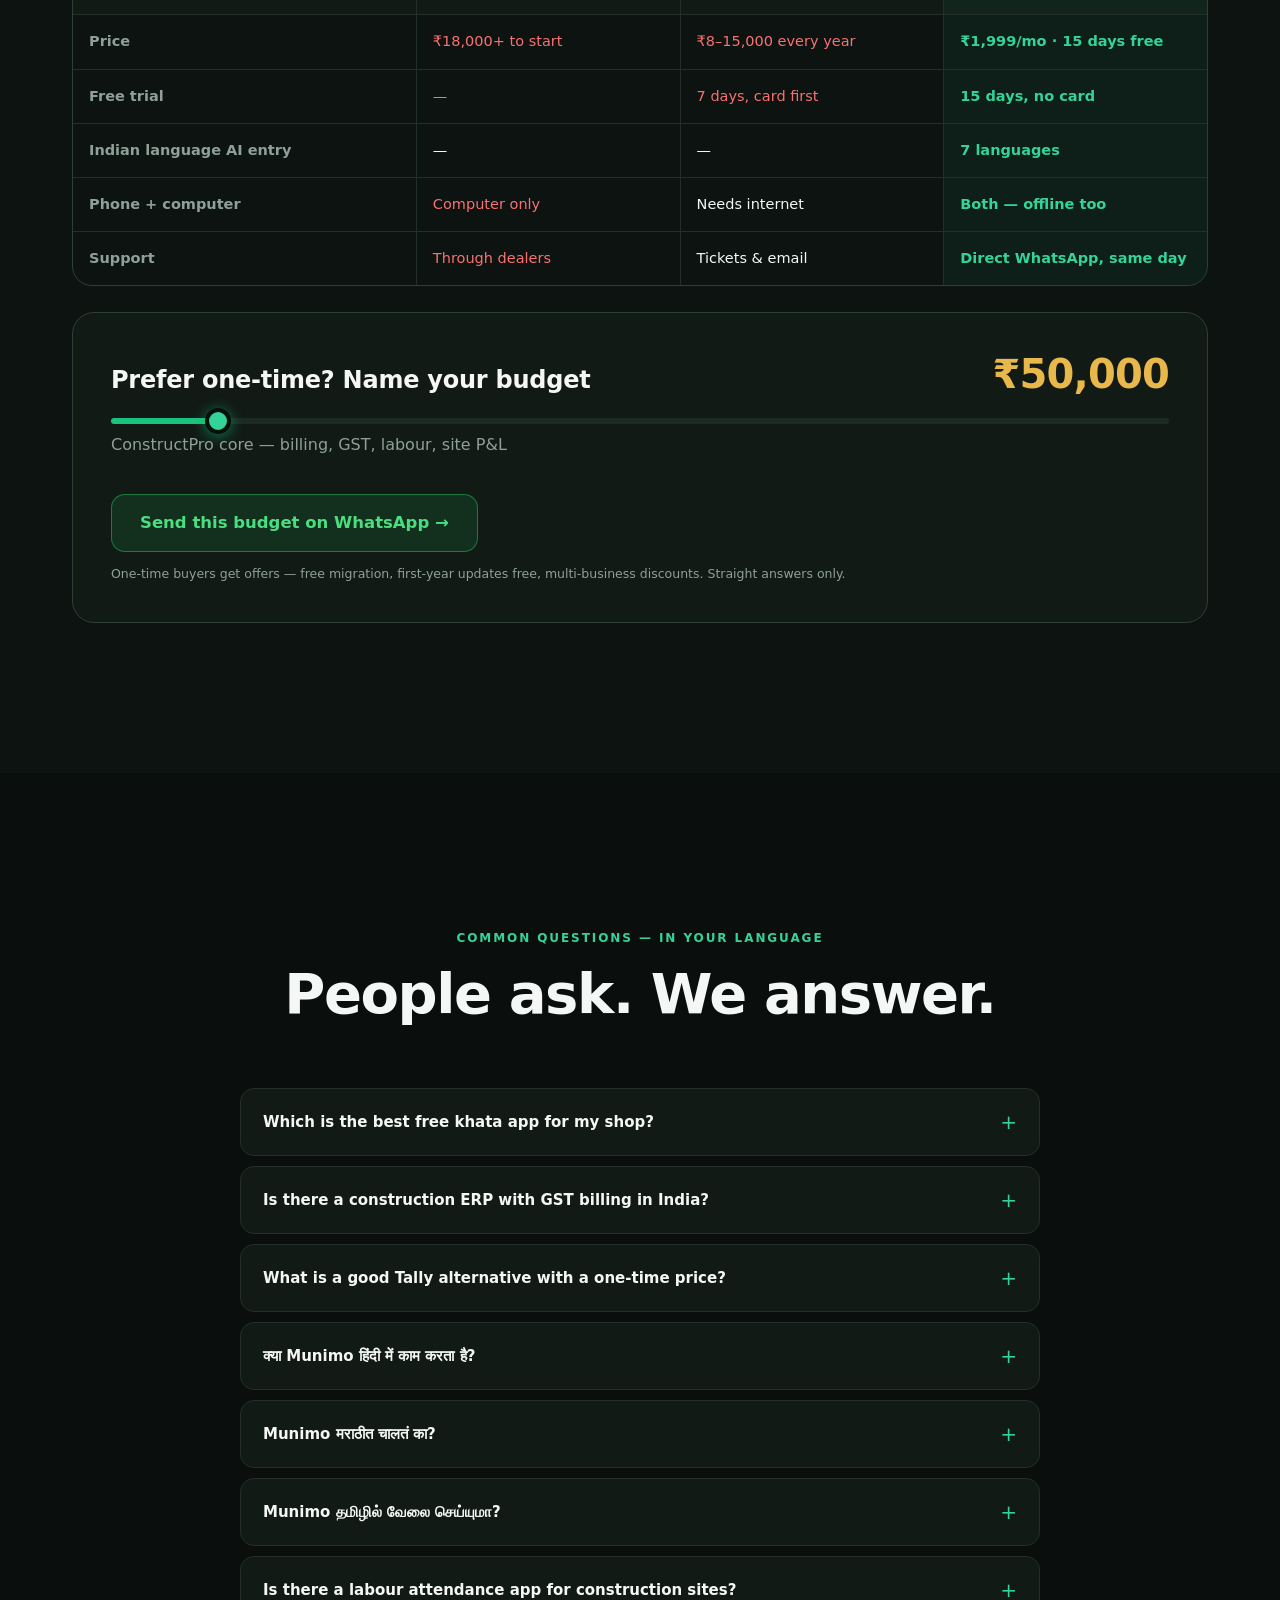
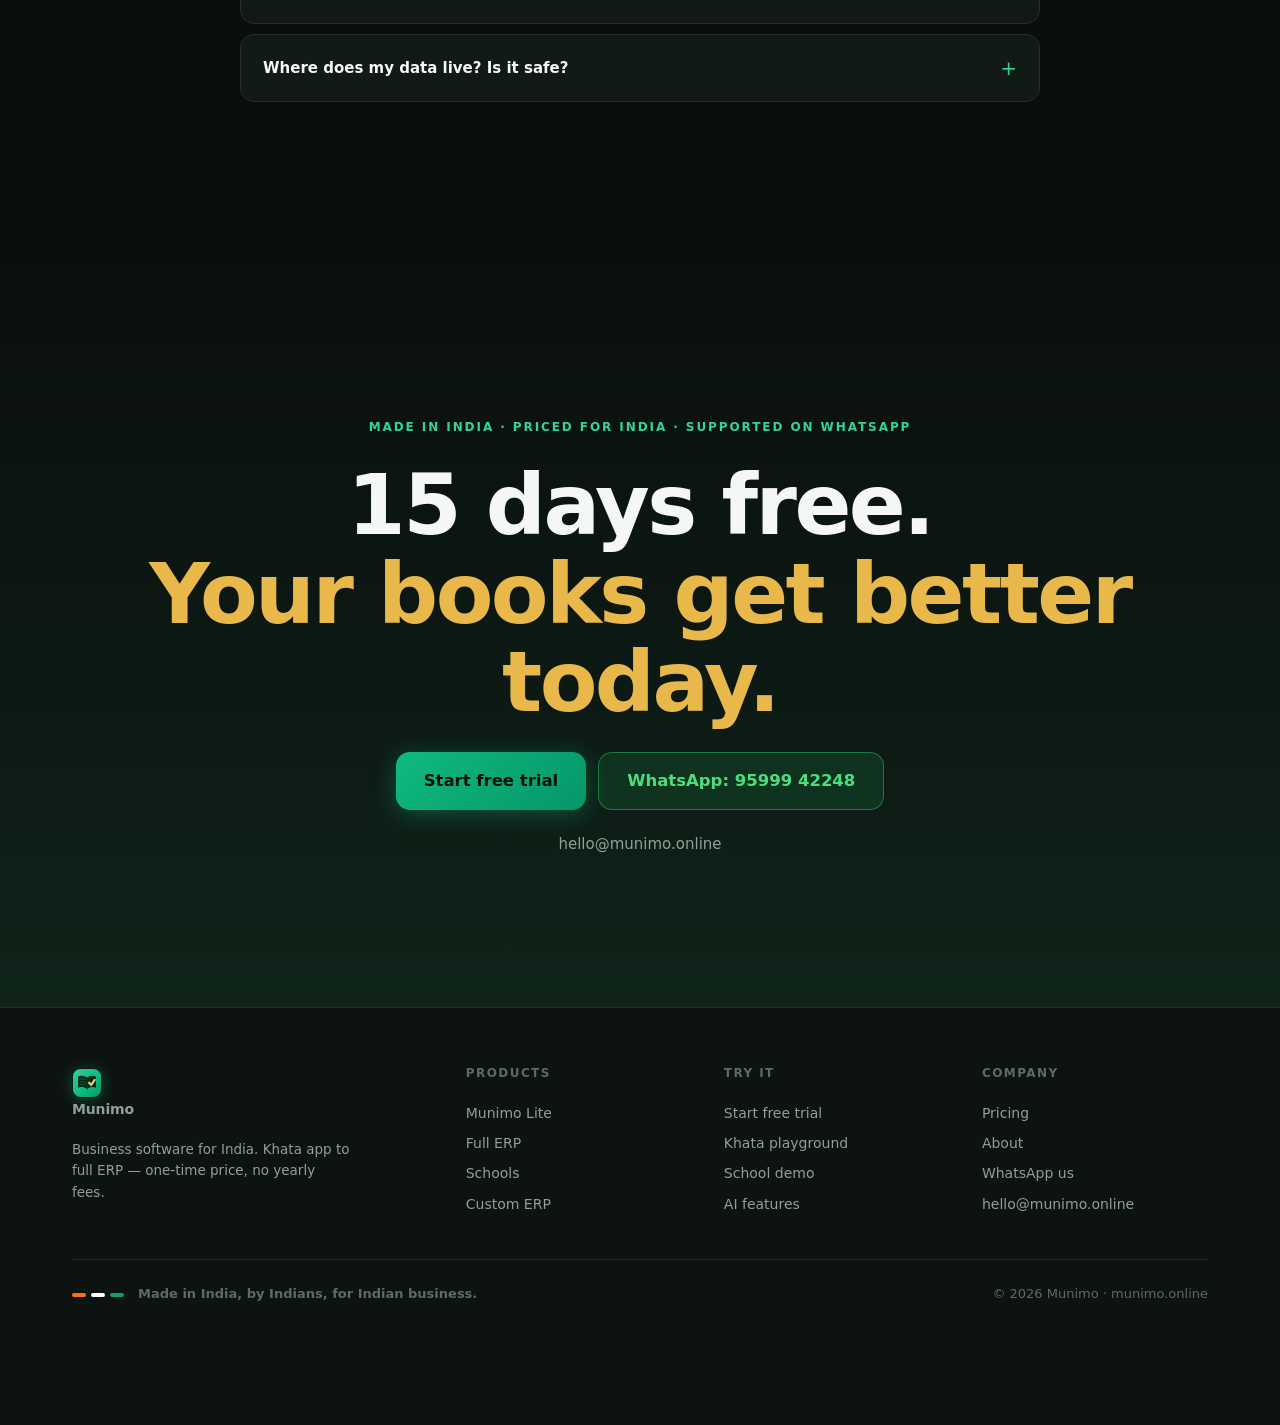
<file: index.html>
<!DOCTYPE html>
<html lang="en">
<head>
<meta charset="UTF-8">
<meta name="viewport" content="width=device-width, initial-scale=1.0">
<title>Munimo Lite — Live Cashbook & Attendance App for Business | Try It Now</title>
<meta name="description" content="Munimo makes business software for India — free khata app, simple business app, construction ERP with GST billing, payroll and site P&L, and custom ERP. AI entries in English, Hindi, Marathi, Tamil, Telugu, Gujarati, Bengali. 15 days free. Launch prices.">
<meta name="keywords" content="khata app, udhar khata app, billing software India, construction ERP software, GST billing software, Tally alternative, labour attendance app, site accounting software, बिलिंग सॉफ्टवेयर, खाता ऐप, कंस्ट्रक्शन सॉफ्टवेयर">
<link rel="canonical" href="https://munimo.online/">
<meta property="og:title" content="Munimo — Business Software for India. One-Time Price.">
<meta property="og:description" content="Khata app to full construction ERP. AI entries in 7 Indian languages. Try the live demo — no signup.">
<meta property="og:image" content="https://munimo.online/assets/dashboard.jpg">
<meta property="og:url" content="https://munimo.online/">
<meta property="og:type" content="website">
<meta name="theme-color" content="#0a0f0d">
<link rel="icon" type="image/svg+xml" href="assets/munimo-icon.svg">
<link rel="apple-touch-icon" href="assets/favicon-180.png">
<link rel="stylesheet" href="assets/site.css">
<script type="application/ld+json">
{"@context":"https://schema.org","@type":"Organization","name":"Munimo","url":"https://munimo.online","logo":"https://munimo.online/assets/munimo-icon.svg","email":"hello@munimo.online","telephone":"+91-9599942248","address":{"@type":"PostalAddress","addressCountry":"IN"}}
</script>
<script type="application/ld+json">
{"@context":"https://schema.org","@type":"SoftwareApplication","name":"Munimo ConstructPro","applicationCategory":"BusinessApplication","operatingSystem":"Windows, Web, Android","description":"Construction ERP with GST billing, payroll, labour muster, site P&L and AI bookkeeping. One-time price.","offers":{"@type":"Offer","priceCurrency":"INR","price":"0","description":"One-time price set by your budget. No yearly rental."},"inLanguage":["en","hi","mr","ta","te","gu","bn"],"url":"https://munimo.online/constructpro.html"}
</script>
<script type="application/ld+json">
{"@context":"https://schema.org","@type":"FAQPage","mainEntity":[
{"@type":"Question","name":"Which is the best free khata app in India?","acceptedAnswer":{"@type":"Answer","text":"Munimo Khata is a free-to-try digital khata app. It tracks udhar (credit) and payments, sends WhatsApp reminders, works offline, and understands entries typed in Hindi or English."}},
{"@type":"Question","name":"Is there a construction ERP software with GST billing in India?","acceptedAnswer":{"@type":"Answer","text":"Yes. Munimo ConstructPro is a construction ERP made in India. It covers GST invoices, RA bills, payroll, labour muster, purchases, site-wise profit and loss, and an AI bookkeeper. It comes at a one-time price with no yearly rental."}},
{"@type":"Question","name":"What is a good Tally alternative with a one-time price?","acceptedAnswer":{"@type":"Answer","text":"Munimo is a Tally alternative built for small Indian businesses. You pay once, based on your budget. There is no yearly rental, it works on phone and computer, and it supports entries in 7 Indian languages."}},
{"@type":"Question","name":"क्या Munimo हिंदी में काम करता है? (Does Munimo work in Hindi?)","acceptedAnswer":{"@type":"Answer","text":"हाँ। Munimo में आप हिंदी में लिख सकते हैं — जैसे 'रमेश को 500 दिए' — और AI सही entry बना देता है। हिंदी, मराठी, தமிழ், తెలుగు, ગુજરાતી और বাংলা सब चलती हैं।"}},
{"@type":"Question","name":"Munimo தமிழில் வேலை செய்யுமா? (Does Munimo work in Tamil?)","acceptedAnswer":{"@type":"Answer","text":"ஆம். Munimo-வில் தமிழில் தட்டச்சு செய்யலாம் — AI சரியான கணக்கு பதிவை உருவாக்கும். தமிழ், இந்தி, மராத்தி, தெலுங்கு, குஜராத்தி, வங்காளம் அனைத்தும் ஆதரிக்கப்படுகின்றன."}},
{"@type":"Question","name":"Munimo मराठीत चालतं का? (Does Munimo work in Marathi?)","acceptedAnswer":{"@type":"Answer","text":"हो. Munimo मध्ये तुम्ही मराठीत लिहू शकता — 'आज मजुरी 4500 दिली' — आणि AI योग्य नोंद करतो. मराठी, हिंदी, तमिळ, तेलुगू, गुजराती आणि बंगाली सर्व भाषा चालतात."}},
{"@type":"Question","name":"Is there a labour attendance app for construction sites?","acceptedAnswer":{"@type":"Answer","text":"Yes. Munimo Lite is the field app for construction sites. Site staff mark labour attendance, add expenses with a photo of the bill, and send them for approval — all from a phone, even offline. It syncs with ConstructPro ERP."}}
]}
</script>
<style>
.hero{min-height:100svh;display:flex;align-items:center;padding:100px 0 50px;position:relative;overflow:hidden}
.hero .glow{width:900px;height:600px;top:-220px;left:50%;transform:translateX(-50%);background:radial-gradient(ellipse,rgba(16,185,129,.18),transparent 65%)}
.hero-grid{display:grid;grid-template-columns:1.02fr .98fr;gap:clamp(26px,4vw,56px);align-items:center;width:100%}
@media(max-width:960px){.hero-grid{grid-template-columns:1fr;text-align:center}.hero{padding-top:90px}}
/* live phone (real Lite app in an iframe) */
.livephone-wrap{position:relative;display:flex;justify-content:center;perspective:1600px}
.liveglow{position:absolute;width:80%;height:70%;top:12%;left:10%;background:radial-gradient(ellipse,rgba(16,185,129,.28),transparent 68%);filter:blur(60px);pointer-events:none}
.livephone{position:relative;width:min(360px,86vw);aspect-ratio:400/812;border-radius:44px;background:#04110b;border:1px solid #2a3a32;padding:12px 10px;box-shadow:0 50px 110px rgba(0,0,0,.7),0 0 0 7px #060a08,0 0 90px rgba(16,185,129,.18);transform:rotateY(-9deg) rotateX(3deg);transition:transform .5s var(--ease)}
.livephone:hover{transform:rotateY(0) rotateX(0)}
.livephone::before{content:'';position:absolute;top:20px;left:50%;transform:translateX(-50%);width:90px;height:20px;background:#04110b;border-radius:12px;z-index:3}
.livephone iframe{width:100%;height:100%;border:0;border-radius:34px;background:#070b0a;display:block}
.livedot{position:absolute;top:-12px;right:18px;z-index:5;background:#0c1512;border:1px solid rgba(16,185,129,.6);color:var(--em2);font-size:10.5px;font-weight:800;letter-spacing:.1em;padding:5px 11px;border-radius:20px;box-shadow:0 4px 16px rgba(0,0,0,.5)}
.livehint{text-align:center;margin-top:18px;font-size:13px;color:var(--em3);font-weight:700}
.livehint b{color:var(--t)}
@media(max-width:960px){.livephone{transform:none}.livephone:hover{transform:none}}
.hero-sub{display:block;font-size:clamp(17px,2.2vw,24px);color:var(--m);font-weight:600;letter-spacing:-.01em;margin-top:16px;line-height:1.5}
.flipw{color:var(--gold);perspective:600px}
.hero-ctas{display:flex;gap:12px;margin-top:30px;flex-wrap:wrap}
@media(max-width:960px){.hero-ctas{justify-content:center}}
.hero-trust{margin-top:20px;font-size:13.5px;color:var(--f);font-weight:600;letter-spacing:.02em}
/* laptop + live phone composition */
.combo{position:relative;padding-bottom:34px}
.combo .laptop{width:100%;max-width:640px;margin:0 auto}
.combo .laptop-screen img{width:100%;display:block}
.combo .phonewrap{position:absolute;right:clamp(-6px,1vw,10px);bottom:10px;z-index:4;perspective:1200px}
.combo .phone{width:clamp(150px,17vw,208px);aspect-ratio:340/700;border-radius:26px;box-shadow:0 30px 70px rgba(0,0,0,.75),0 0 0 5px #060a08,0 0 60px rgba(16,185,129,.14)}
.combo .phone::before{width:66px;height:16px;top:8px}
@media(max-width:960px){
  .combo{max-width:560px;margin:0 auto}
  .combo .phonewrap{right:0;bottom:8px}
  .combo .phone{width:clamp(140px,34vw,180px)}
}
.combo-caption{display:flex;justify-content:flex-start;gap:22px;margin-top:26px;font-size:12.5px;color:var(--f);font-weight:700;flex-wrap:wrap;max-width:60%}
@media(max-width:960px){.combo-caption{max-width:56%;justify-content:center}}
.combo-caption b{color:var(--em2)}
.demo-ov{position:absolute;inset:0;z-index:8;display:flex;flex-direction:column;align-items:center;justify-content:center;gap:10px;background:linear-gradient(180deg,rgba(7,11,10,.2),rgba(7,11,10,.7));cursor:pointer;transition:opacity .4s,visibility .4s}
.demo-ov.gone{opacity:0;visibility:hidden}
.demo-ov img{width:100%;height:100%;object-fit:cover;object-position:top;position:absolute;inset:0;z-index:-1}
.playring{width:56px;height:56px;border-radius:50%;background:rgba(16,185,129,.94);display:flex;align-items:center;justify-content:center;animation:pulse 2s infinite}
@keyframes pulse{70%{box-shadow:0 0 0 18px rgba(16,185,129,0)}100%{box-shadow:0 0 0 0 rgba(16,185,129,0)}}
.playring svg{width:20px;height:20px;fill:#04110b;margin-left:2px}
.demo-ov b{font-size:12px;color:#fff;text-shadow:0 2px 12px rgba(0,0,0,.8);text-align:center;padding:0 10px}
.lfeat{display:flex;flex-wrap:wrap;gap:6px;margin-top:10px}
.lfeat span{font-size:11px;font-weight:700;color:var(--m);border:1px solid var(--hair2);border-radius:14px;padding:3px 10px}
.who{font-size:12px;color:var(--gold);font-weight:700;margin-top:2px}
.ai-proof{border-radius:16px;overflow:hidden;border:1px solid var(--hair2);box-shadow:0 30px 70px rgba(0,0,0,.5)}
.closer{background:linear-gradient(180deg,var(--ink) 0%,#0d1a14 60%,#0f241a 100%);text-align:center}
.faq{max-width:800px;margin:0 auto}
.faq details{background:var(--surface);border:1px solid var(--hair);border-radius:14px;margin-bottom:10px;overflow:hidden}
.faq summary{padding:17px 22px;font-weight:700;font-size:15px;cursor:pointer;list-style:none;display:flex;justify-content:space-between;align-items:center;gap:12px}
.faq summary::-webkit-details-marker{display:none}
.faq summary::after{content:'+';color:var(--em2);font-size:20px;font-weight:400;flex-shrink:0}
.faq details[open] summary::after{content:'−'}
.faq .fa{padding:0 22px 18px;color:var(--m);font-size:14.5px}
/* ─── WEB hero: the real web Cash Book in a laptop, phone tucked in corner ─── */
.webhero{position:relative;display:flex;justify-content:center;perspective:1800px}
.webglow{position:absolute;width:88%;height:78%;top:6%;left:6%;background:radial-gradient(ellipse,rgba(16,185,129,.26),transparent 66%);filter:blur(64px);pointer-events:none}
.laptop3d{position:relative;width:min(660px,94vw);transform:rotateX(6deg) rotateY(-5deg);transform-style:preserve-3d;transition:transform .6s var(--ease)}
.webhero:hover .laptop3d{transform:rotateX(0) rotateY(0)}
@media(max-width:960px){.laptop3d{transform:none}.webhero:hover .laptop3d{transform:none}}
.lidbar{height:26px;background:linear-gradient(180deg,#11201a,#0a1512);border:1px solid #26362e;border-bottom:0;border-radius:14px 14px 0 0;display:flex;align-items:center;gap:7px;padding:0 14px}
.lidbar i{width:10px;height:10px;border-radius:50%;display:block}
.lidbar .r{background:#ff5f57}.lidbar .y{background:#febc2e}.lidbar .g{background:#28c840}
.urlbar{margin-left:12px;flex:1;height:15px;background:#0c1512;border:1px solid #26362e;border-radius:8px;display:flex;align-items:center;gap:6px;padding:0 9px;font-size:9.5px;color:var(--em3);font-weight:700;letter-spacing:.02em;overflow:hidden;white-space:nowrap}
.urlbar svg{width:9px;height:9px;flex-shrink:0}
.screen{position:relative;background:#070b0a;border:1px solid #26362e;border-top:0;aspect-ratio:1280/820;overflow:hidden}
.screen iframe{position:absolute;inset:0;width:100%;height:100%;border:0;display:block;background:#0a0f0d}
.screen .poster{position:absolute;inset:0;width:100%;height:100%;object-fit:cover;object-position:top left}
.laptop3d::after{content:'';display:block;height:15px;margin:0 -34px;background:linear-gradient(180deg,#1a2a23,#0c1512);border:1px solid #26362e;border-radius:0 0 16px 16px;box-shadow:0 40px 90px rgba(0,0,0,.7)}
.webdot{position:absolute;top:-13px;left:16px;z-index:6;background:#0c1512;border:1px solid rgba(16,185,129,.6);color:var(--em2);font-size:10.5px;font-weight:800;letter-spacing:.09em;padding:5px 12px;border-radius:20px;box-shadow:0 4px 16px rgba(0,0,0,.5)}
.launch{position:absolute;inset:0;z-index:8;display:flex;flex-direction:column;align-items:center;justify-content:center;gap:12px;cursor:pointer;background:linear-gradient(180deg,rgba(7,11,10,.28),rgba(7,11,10,.62));transition:opacity .4s,visibility .4s;padding-right:26%}
@media(max-width:520px){.launch{padding-right:0}}
.launch.gone{opacity:0;visibility:hidden}
.launch .ring{width:64px;height:64px;border-radius:50%;background:rgba(16,185,129,.96);display:flex;align-items:center;justify-content:center;animation:pulse 2.2s infinite;box-shadow:0 12px 40px rgba(16,185,129,.4)}
.launch .ring svg{width:24px;height:24px;fill:#04110b;margin-left:3px}
.launch b{font-size:14px;color:#fff;text-shadow:0 2px 14px rgba(0,0,0,.85)}
.launch small{font-size:11.5px;color:#bfe9d6;font-weight:700}
/* phone tucked into the laptop's lower-right */
.webhero .miniphone{position:absolute;right:clamp(-34px,-3.4vw,-16px);bottom:-14px;z-index:7;width:clamp(116px,14vw,156px);aspect-ratio:340/720;border-radius:24px;background:#04110b;border:1px solid #2a3a32;padding:8px 6px;box-shadow:0 30px 66px rgba(0,0,0,.78),0 0 0 5px #060a08,0 0 54px rgba(16,185,129,.16);transform:rotate(2deg)}
.webhero .miniphone::before{content:'';position:absolute;top:14px;left:50%;transform:translateX(-50%);width:52px;height:13px;background:#04110b;border-radius:9px;z-index:3}
.webhero .miniphone iframe{width:100%;height:100%;border:0;border-radius:18px;background:#070b0a;display:block}
.webhero .miniphone .plabel{position:absolute;top:-11px;right:8px;z-index:5;background:#0c1512;border:1px solid var(--hair2);color:var(--em2);font-size:8.5px;font-weight:800;letter-spacing:.08em;padding:3px 8px;border-radius:14px}
@media(max-width:520px){.webhero .miniphone{display:none}}
.webhint{text-align:center;margin-top:22px;font-size:13px;color:var(--em3);font-weight:700}
.webhint b{color:var(--t)}
</style>
</head>
<body>

<header class="hd">
  <div class="hd-in">
    <a class="logo" href="index.html"><img class="logo-m" src="assets/munimo-icon.svg" alt="Munimo logo"> Munimo</a>
    <nav class="nav">
      <a href="khata.html">Lite</a>
      <a href="constructpro.html">Full ERP</a>
      <a href="schools.html">Schools</a>
      <a href="custom.html">Custom</a>
      <a href="ai.html">AI</a>
      <a href="pricing.html">Pricing</a>
    </nav>
    <div class="hd-cta">
      <a class="btn btn-ghost" href="pricing.html">Pricing</a>
      <a class="btn btn-em" href="start.html?plan=book">Start free</a>
    </div>
  </div>
</header>

<!-- ═══ HERO — the real WEB Cash Book, running live in the browser ═══ -->
<section class="hero">
  <div class="glow"></div>
  <div class="wrap hero-grid">
    <div>
      <span class="pill">The real software · running live on this page →</span>
      <h1 class="h1" style="margin-top:18px">Your whole business,<br>one clean<br><span class="gold">Cash Book.</span></h1>
      <span class="hero-sub"><b style="color:var(--t)">This is the real Munimo web app — not a picture.</b> Money in, money out, who owes you, GST alerts, worker attendance. Use it right here before you sign up. Your own account starts empty and private.</span>
      <div class="hero-ctas">
        <a class="btn btn-em btn-big" href="start.html?plan=book">Start 15-day free trial</a>
        <a class="btn btn-ghost btn-big" href="https://demo.munimo.online/app/app.html" target="_blank" rel="noopener">Open the live demo ↗</a>
      </div>
      <div class="hero-trust">Runs in any browser &amp; on phone · your team's logins · from ₹1,999/mo · 15 days free · no card</div>
    </div>
    <div>
      <div class="webhero">
        <div class="webglow"></div>
        <div class="laptop3d">
          <span class="webdot">● LIVE DEMO</span>
          <div class="lidbar"><i class="r"></i><i class="y"></i><i class="g"></i>
            <span class="urlbar"><svg viewBox="0 0 24 24" fill="none" stroke="#10b981" stroke-width="2.4"><rect x="4" y="10" width="16" height="10" rx="2"/><path d="M8 10V7a4 4 0 0 1 8 0v3"/></svg>demo.munimo.online/app</span>
          </div>
          <div class="screen" id="webScreen">
            <iframe id="webdemo" title="Munimo web Cash Book — live demo" loading="lazy" allow="clipboard-write"></iframe>
            <div class="launch" id="webLaunch" role="button" tabindex="0" aria-label="Launch the live web Cash Book">
              <img class="poster" src="assets/web/cashbook-hero.png" alt="Munimo web Cash Book — live dashboard with real figures" style="position:absolute;inset:0;z-index:-1">
              <span class="ring"><svg viewBox="0 0 24 24"><path d="M8 5v14l11-7z"/></svg></span>
              <b>Launch the live Cash Book</b>
              <small>Real software · real data · no sign-up</small>
            </div>
          </div>
        </div>
        <div class="miniphone">
          <span class="plabel">● SAME ON PHONE</span>
          <iframe src="lite-app/?demo=1" title="Munimo on phone — live" loading="eager"></iframe>
        </div>
      </div>
      <div class="webhint">↑ The office view runs on your computer · the <b>same books</b> on every phone on site</div>
    </div>
  </div>
</section>
<script>
/* Launch the real web app inside the laptop frame on click (or when it scrolls
   into view on desktop). Click-to-load keeps the hero instant and means the
   poster stays crisp until a real person asks for the live app. */
(function () {
  var ln = document.getElementById('webLaunch'), fr = document.getElementById('webdemo'),
      sc = document.getElementById('webScreen');
  if (!ln || !fr || !sc) return;
  var SRC = 'https://demo.munimo.online/app/app.html';
  var loaded = false;
  function go() { if (loaded) return; loaded = true; fr.src = SRC; ln.classList.add('gone'); }
  // Bind to the whole screen container so a click anywhere on the laptop screen
  // launches the live app (the overlay is a child, and clicks land on the
  // container). Keyboard support stays on the focusable overlay.
  sc.addEventListener('click', go);
  ln.addEventListener('keydown', function (e) { if (e.key === 'Enter' || e.key === ' ') { e.preventDefault(); go(); } });
})();
</script>

<!-- ═══ POSTURE STATS ═══ -->
<section class="sec-tight">
  <div class="wrap">
    <div class="stats">
      <div class="stat rv"><div class="sv">Live</div><div class="sl">The real app runs on this page</div></div>
      <div class="stat rv rv2"><div class="sv num">15<span style="font-size:.5em"> days</span></div><div class="sl">Free trial · no card</div></div>
      <div class="stat rv rv3"><div class="sv">7</div><div class="sl">Languages for AI entries</div></div>
      <div class="stat rv rv4"><div class="sv">Offline</div><div class="sl">Works without internet</div></div>
    </div>
  </div>
</section>

<!-- ═══ THE LADDER ═══ -->
<section class="sec" id="products">
  <div class="wrap">
    <div class="sechead center">
      <span class="eyebrow">One Munimo · Four sizes</span>
      <h2 class="h1 rv">Munimo Lite is just the start.<br>Grow without changing software.</h2>
      <p class="lead rv rv2" style="margin-top:16px">Your data moves up with you — from the Lite cashbook to the full ERP. No re-entry, ever.</p>
    </div>
    <div class="ladder">
      <a class="lcard rv" href="khata.html">
        <div class="shotwrap"><img src="assets/book/book-home.png" alt="Munimo Book — real app screenshot" loading="lazy" style="object-position:top"></div>
        <div class="lbody">
          <span class="lstep">Munimo Lite · Hero product</span>
          <h3>Munimo Lite</h3>
          <p class="who">₹1,999/mo <span class="slash" style="font-size:12px">₹3,999</span> · 15 days free</p>
          <p>Money in, money out, voice entry, worker attendance, owner approvals. The live app in the hero above.</p>
          <div class="lfeat"><span>Voice + AI entry</span><span>Attendance</span><span>Approvals</span></div>
          <span class="larrow">Open Munimo Lite →</span>
        </div>
      </a>
      <a class="lcard rv rv2" href="constructpro.html">
        <div class="shotwrap"><img src="assets/dashboard.jpg" alt="Munimo Full ERP dashboard" loading="lazy"></div>
        <div class="lbody">
          <span class="lstep">Munimo Full ERP</span>
          <h3>The whole office</h3>
          <p class="who">₹2,999/mo <span class="slash" style="font-size:12px">₹5,999</span> · 15 days free</p>
          <p>GST billing, payroll, employees, purchases, stock, P&L, AI bookkeeper — for any business. Construction-proven.</p>
          <div class="lfeat"><span>GST & TDS</span><span>Payroll</span><span>Stock</span><span>AI</span></div>
          <span class="larrow">Take the tour →</span>
        </div>
      </a>
      <a class="lcard rv rv3" href="schools.html">
        <div class="shotwrap"><img src="assets/demo/school-dashboard.jpg" alt="Munimo for Schools dashboard" loading="lazy"></div>
        <div class="lbody">
          <span class="lstep">Munimo for Schools</span>
          <h3>Schools</h3>
          <p class="who">Fees · students · attendance</p>
          <p>Admissions to fees with WhatsApp receipts. Live demo on the site — click through it yourself.</p>
          <div class="lfeat"><span>Fees & dues</span><span>Students</span><span>Reports</span></div>
          <span class="larrow">See the demo →</span>
        </div>
      </a>
      <a class="lcard rv rv4" href="custom.html" style="border-style:dashed">
        <div class="shotwrap"><img src="assets/demo/school-dashboard.jpg" alt="Custom ERP example — school management" loading="lazy"></div>
        <div class="lbody">
          <span class="lstep">Munimo Custom</span>
          <h3>Custom ERP</h3>
          <p class="who">Schools, clinics, coaching, retail…</p>
          <p>Tell us how your business runs. We build it on the same trusted core. Feature additions on any plan — small one-time charge.</p>
          <div class="lfeat"><span>Your workflow</span><span>Your budget</span><span>One-time price</span></div>
          <span class="larrow">Talk to us →</span>
        </div>
      </a>
    </div>
  </div>
</section>

<!-- ═══ DEMO THEATRE ═══ -->
<section class="sec" style="background:var(--ink2)">
  <div class="wrap">
    <div class="sechead center">
      <span class="eyebrow">These are not pictures. This is the real software.</span>
      <h2 class="h1 rv">See it from the inside.</h2>
    </div>
    <div class="ttabs rv" data-ttabs>
      <button class="ttab on" data-show="th-con" data-pool=".th-pane">Office — web ERP</button>
      <button class="ttab" data-show="th-site" data-pool=".th-pane">Site — field app</button>
      <button class="ttab" data-show="th-school" data-pool=".th-pane">School — custom ERP</button>
    </div>

    <div class="th-pane rv" id="th-con">
      <div class="browser" data-theatre>
        <div class="browser-bar"><span class="bdot" style="background:#f87171"></span><span class="bdot" style="background:#fbbf24"></span><span class="bdot" style="background:#34d399"></span><span class="burl">app.munimo.online — Verma Construction, Guwahati (demo data)</span></div>
        <div class="theatre-vp">
          <div class="shot on" data-cap="Dashboard — the whole business on one screen" data-sub="₹2.32 Cr receivables · ₹53.58 L cash · live"><img src="assets/dashboard.jpg" alt="Construction ERP dashboard" loading="lazy"><span class="hotspot" style="left:30%;top:22%"></span></div>
          <div class="shot" data-cap="GST invoice — ready in 30 seconds" data-sub="GSTR-ready · e-invoice · print & WhatsApp"><img src="assets/invoices.jpg" alt="GST invoices" loading="lazy"><span class="hotspot" style="left:78%;top:14%"></span></div>
          <div class="shot" data-cap="Labour muster — wages calculate themselves" data-sub="Attendance → weekly wages → advances, all linked"><img src="assets/labour.jpg" alt="Labour muster and wages" loading="lazy"><span class="hotspot" style="left:52%;top:38%"></span></div>
          <div class="shot" data-cap="GST & TDS — compliance handled" data-sub="GSTR-1, GSTR-2B match, TDS 194C — one click"><img src="assets/gst.jpg" alt="GST and TDS module" loading="lazy"><span class="hotspot" style="left:40%;top:30%"></span></div>
          <div class="shot" data-cap="Reports — trial balance to site P&L" data-sub="Send to your CA. Tally export included."><img src="assets/reports-trialbalance.jpg" alt="Trial balance report" loading="lazy"><span class="hotspot" style="left:60%;top:26%"></span></div>
        </div>
        <div class="theatre-cap">
          <div><div class="tc-txt"></div><div class="tc-sub"></div></div>
          <div style="display:flex;align-items:center;gap:14px"><div class="tdots"><span class="tdot on"></span><span class="tdot"></span><span class="tdot"></span><span class="tdot"></span><span class="tdot"></span></div>
          <button class="btn btn-ghost" data-next style="padding:8px 14px;font-size:13px">Next →</button></div>
        </div>
      </div>
      <p class="center" style="margin-top:18px"><a class="btn btn-em" href="constructpro.html">Full ConstructPro tour →</a></p>
    </div>

    <div class="th-pane" id="th-site" style="display:none">
      <div class="browser" data-theatre>
        <div class="browser-bar"><span class="bdot" style="background:#f87171"></span><span class="bdot" style="background:#fbbf24"></span><span class="bdot" style="background:#34d399"></span><span class="burl">Munimo Lite — the field app, on the site manager's phone</span></div>
        <div class="theatre-vp" style="aspect-ratio:16/9">
          <div class="shot on" data-cap="7:00 AM — attendance from the site" data-sub="22 of 24 present · submitted in one tap"><img src="assets/demo/lite-attendance.jpg" alt="Labour attendance app" loading="lazy" style="object-fit:contain;background:#070b0a"></div>
          <div class="shot" data-cap="1:30 PM — expense with a photo of the bill" data-sub="Diesel ₹3,200 · photo → entry fills itself"><img src="assets/demo/lite-expenses.jpg" alt="Site expense entry" loading="lazy" style="object-fit:contain;background:#070b0a"></div>
          <div class="shot" data-cap="6:00 PM — approved from the office" data-sub="The owner approves. The site never waits."><img src="assets/demo/lite-approvals.jpg" alt="Expense approvals" loading="lazy" style="object-fit:contain;background:#070b0a"></div>
        </div>
        <div class="theatre-cap">
          <div><div class="tc-txt"></div><div class="tc-sub"></div></div>
          <div style="display:flex;align-items:center;gap:14px"><div class="tdots"><span class="tdot on"></span><span class="tdot"></span><span class="tdot"></span></div>
          <button class="btn btn-ghost" data-next style="padding:8px 14px;font-size:13px">Next →</button></div>
        </div>
      </div>
      <p class="center" style="margin-top:18px"><a class="btn btn-em" href="demo/lite/">Run the Lite live demo →</a></p>
    </div>

    <div class="th-pane" id="th-school" style="display:none">
      <div class="browser" data-theatre>
        <div class="browser-bar"><span class="bdot" style="background:#f87171"></span><span class="bdot" style="background:#fbbf24"></span><span class="bdot" style="background:#34d399"></span><span class="burl">Munimo for Schools — one example of a custom ERP</span></div>
        <div class="theatre-vp">
          <div class="shot on" data-cap="School dashboard — admissions to fees" data-sub="Built on your workflow, not ours"><img src="assets/demo/school-dashboard.jpg" alt="School ERP dashboard" loading="lazy"></div>
          <div class="shot" data-cap="Fees — who is due, how much, since when" data-sub="WhatsApp receipt to the parent"><img src="assets/demo/school-fees.jpg" alt="School fees module" loading="lazy"></div>
          <div class="shot" data-cap="Students & attendance" data-sub="Class-wise records, reports in one click"><img src="assets/demo/school-students.jpg" alt="Student records" loading="lazy"></div>
        </div>
        <div class="theatre-cap">
          <div><div class="tc-txt"></div><div class="tc-sub"></div></div>
          <div style="display:flex;align-items:center;gap:14px"><div class="tdots"><span class="tdot on"></span><span class="tdot"></span><span class="tdot"></span></div>
          <button class="btn btn-ghost" data-next style="padding:8px 14px;font-size:13px">Next →</button></div>
        </div>
      </div>
      <p class="center" style="margin-top:18px"><a class="btn btn-em" href="demo/school/">Run the school demo →</a></p>
    </div>
  </div>
</section>

<!-- ═══ AI ═══ -->
<section class="sec">
  <div class="wrap grid2">
    <div>
      <span class="eyebrow">AI entries · 7 languages</span>
      <h2 class="h1 rv">Type it your way.<br><span class="gold">The entry makes itself.</span></h2>
      <p class="lead rv rv2" style="margin-top:16px">English, हिन्दी, मराठी, தமிழ், తెలుగు, ગુજરાતી, বাংলা. Type the way you speak. The AI finds the party, the amount and the right ledger.</p>
      <ul class="checks rv rv3">
        <li><span class="ck"><svg viewBox="0 0 24 24"><path d="M4 12l5 5L20 6"/></svg></span><span><b>AI Bookkeeper</b> — finds duplicates and mistakes, fixes them in one tap</span></li>
        <li><span class="ck"><svg viewBox="0 0 24 24"><path d="M4 12l5 5L20 6"/></svg></span><span><b>Smart Entry</b> — “Paid Ramesh 500” becomes a correct ledger entry</span></li>
        <li><span class="ck"><svg viewBox="0 0 24 24"><path d="M4 12l5 5L20 6"/></svg></span><span><b>Private</b> — the AI runs on your server. Your data never leaves.</span></li>
      </ul>
      <p style="margin-top:26px" class="rv rv4"><a class="btn btn-em" href="ai.html">See all AI features →</a></p>
    </div>
    <div class="rv rv2">
      <div class="chat" data-ai>
        <div class="langchips"></div>
        <div class="bubble-u"><span class="caret"></span></div>
        <div class="ai-entry">
          <div class="ae-top">
            <svg width="14" height="14" viewBox="0 0 24 24" fill="none" stroke="currentColor" stroke-width="2"><path d="M12 3l1.9 5.8L20 10l-6.1 1.2L12 17l-1.9-5.8L4 10l6.1-1.2z"/></svg>
            Entry created by the AI
          </div>
          <div class="ae-rows"></div>
        </div>
      </div>
    </div>
  </div>
</section>

<!-- ═══ AI proof ═══ -->
<section class="sec-tight">
  <div class="wrap">
    <div class="ai-proof rv"><img src="assets/ai-bookkeeper.jpg" alt="Munimo AI Bookkeeper — found 4 issues, fixed 2 in one tap" loading="lazy"></div>
    <p class="center muted" style="font-size:13px;margin-top:12px">A real screen. The AI Bookkeeper found 4 issues and fixed 2 in one tap. This is shipped software, not a promise.</p>
  </div>
</section>

<!-- ═══ PRICE ═══ -->
<section class="sec" style="background:var(--ink2)" id="pricing">
  <div class="wrap">
    <div class="sechead center">
      <span class="eyebrow">Launch prices · 15 days free</span>
      <h2 class="h1 rv">Book ₹1,999. Full ERP ₹2,999.<br><span class="gold">Half price, for now.</span></h2>
      <p class="lead rv rv2" style="margin-top:14px">Launch offer for early businesses — <span class="slash">₹3,999</span> ₹1,999/mo and <span class="slash">₹5,999</span> ₹2,999/mo. Every plan starts with 15 days free, account created instantly. Prefer one-time? Offers below.</p>
    </div>
    <div class="cmp rv">
      <div class="cmp-row"><div></div><div>Desktop accounting</div><div class="hide-m">Cloud SaaS</div><div class="mu">Munimo</div></div>
      <div class="cmp-row"><div>Price</div><div class="bad">₹18,000+ to start</div><div class="bad hide-m">₹8–15,000 every year</div><div class="mu good">₹1,999/mo · 15 days free</div></div>
      <div class="cmp-row"><div>Free trial</div><div class="bad">—</div><div class="bad hide-m">7 days, card first</div><div class="mu good">15 days, no card</div></div>
      <div class="cmp-row"><div>Indian language AI entry</div><div>—</div><div class="hide-m">—</div><div class="mu good">7 languages</div></div>
      <div class="cmp-row"><div>Phone + computer</div><div class="bad">Computer only</div><div class="hide-m">Needs internet</div><div class="mu good">Both — offline too</div></div>
      <div class="cmp-row"><div>Support</div><div class="bad">Through dealers</div><div class="hide-m">Tickets & email</div><div class="mu good">Direct WhatsApp, same day</div></div>
    </div>

    <div class="budget rv" style="margin-top:26px">
      <div style="display:flex;justify-content:space-between;align-items:baseline;flex-wrap:wrap;gap:8px">
        <h3 class="h3">Prefer one-time? Name your budget</h3>
        <div class="h2 gold num" id="budget-val">₹50,000</div>
      </div>
      <input type="range" id="budget-range" min="5000" max="500000" step="5000" value="50000" aria-label="Budget">
      <p class="lead" id="budget-desc" style="font-size:16px;min-height:52px">ConstructPro core — billing, GST, labour, site P&L</p>
      <a class="btn btn-wa btn-big" id="budget-wa" style="margin-top:10px" href="https://wa.me/919599942248" target="_blank" rel="noopener">Send this budget on WhatsApp →</a>
      <p class="muted" style="font-size:12.5px;margin-top:12px">One-time buyers get offers — free migration, first-year updates free, multi-business discounts. Straight answers only.</p>
    </div>
  </div>
</section>

<!-- ═══ FAQ (SEO) ═══ -->
<section class="sec">
  <div class="wrap">
    <div class="sechead center">
      <span class="eyebrow">Common questions — in your language</span>
      <h2 class="h1 rv">People ask. We answer.</h2>
    </div>
    <div class="faq rv">
      <details><summary>Which is the best free khata app for my shop?</summary><div class="fa">Munimo Khata. It tracks udhar and payments, shows who owes you, sends WhatsApp reminders, and works offline. You can try it right now in the <a href="demo/khata/" style="color:var(--em2)">live demo</a> — no signup.</div></details>
      <details><summary>Is there a construction ERP with GST billing in India?</summary><div class="fa">Yes — Munimo ConstructPro. GST invoices, RA bills, payroll, labour muster, purchases, site-wise P&L and an AI bookkeeper. One-time price. <a href="constructpro.html" style="color:var(--em2)">Take the tour</a>.</div></details>
      <details><summary>What is a good Tally alternative with a one-time price?</summary><div class="fa">Munimo. You pay once, based on your budget. No yearly rental. It runs on phone and computer, works offline, and your CA still gets Tally exports.</div></details>
      <details><summary>क्या Munimo हिंदी में काम करता है?</summary><div class="fa">हाँ। आप हिंदी में लिखिए — “रमेश को 500 दिए” — और AI सही entry बना देता है। हिंदी, मराठी, தமிழ், తెలుగు, ગુજરાતી, বাংলা सब चलती हैं।</div></details>
      <details><summary>Munimo मराठीत चालतं का?</summary><div class="fa">हो. “आज मजुरी 4500 दिली” असं मराठीत लिहा — AI योग्य नोंद करतो. सातही भाषा चालतात.</div></details>
      <details><summary>Munimo தமிழில் வேலை செய்யுமா?</summary><div class="fa">ஆம். தமிழில் தட்டச்சு செய்யுங்கள் — AI சரியான கணக்குப் பதிவை உருவாக்கும். <a href="ai.html" style="color:var(--em2)">AI அம்சங்களைப் பாருங்கள்</a>.</div></details>
      <details><summary>Is there a labour attendance app for construction sites?</summary><div class="fa">Yes — Munimo Lite, the field app. Attendance, expenses with bill photos, approvals — from the site, even offline. It syncs with ConstructPro. <a href="demo/lite/" style="color:var(--em2)">Try the demo</a>.</div></details>
      <details><summary>Where does my data live? Is it safe?</summary><div class="fa">With you. On your computer (desktop) or your own server (cloud). Backups are encrypted. The AI also runs on your server — nothing is sent to outside AI services.</div></details>
    </div>
  </div>
</section>

<!-- ═══ CLOSER ═══ -->
<section class="sec closer">
  <div class="wrap">
    <p class="eyebrow rv">Made in India · Priced for India · Supported on WhatsApp</p>
    <h2 class="h-display rv rv2" style="margin:10px 0 26px">15 days free.<br><span class="gold">Your books get better today.</span></h2>
    <p class="rv rv3" style="display:flex;gap:12px;justify-content:center;flex-wrap:wrap"><a class="btn btn-em btn-big" href="start.html">Start free trial</a><a class="btn btn-wa btn-big" href="https://wa.me/919599942248?text=Hi%20Munimo!" target="_blank" rel="noopener">WhatsApp: 95999 42248</a></p>
    <p class="rv rv4" style="margin-top:20px"><a href="mailto:hello@munimo.online" class="muted" style="font-size:15px">hello@munimo.online</a></p>
  </div>
</section>

<!-- ═══ FOOTER ═══ -->
<footer class="ft">
  <div class="wrap">
    <div class="ft-grid">
      <div>
        <a class="logo" href="index.html" style="margin-bottom:14px"><img class="logo-m" src="assets/munimo-icon.svg" alt="Munimo logo"> Munimo</a>
        <p class="muted" style="font-size:13.5px;max-width:280px;margin-top:12px">Business software for India. Khata app to full ERP — one-time price, no yearly fees.</p>
      </div>
      <div>
        <h4>Products</h4>
        <a href="khata.html">Munimo Lite</a>
        <a href="constructpro.html">Full ERP</a>
        <a href="schools.html">Schools</a>
        <a href="custom.html">Custom ERP</a>
      </div>
      <div>
        <h4>Try it</h4>
        <a href="start.html">Start free trial</a>
        <a href="demo/khata/">Khata playground</a>
        <a href="demo/school/">School demo</a>
        <a href="ai.html">AI features</a>
      </div>
      <div>
        <h4>Company</h4>
        <a href="pricing.html">Pricing</a>
        <a href="about.html">About</a>
        <a href="https://wa.me/919599942248" target="_blank" rel="noopener">WhatsApp us</a>
        <a href="mailto:hello@munimo.online">hello@munimo.online</a>
      </div>
    </div>
    <div class="made">
      <span class="tri"><i style="background:#f97316"></i><i style="background:#fff"></i><i style="background:#0e9f6e"></i>&nbsp; Made in India, by Indians, for Indian business.</span>
      <span>© 2026 Munimo · munimo.online</span>
    </div>
  </div>
</footer>

<div class="mbar">
  <a class="btn btn-ghost" href="pricing.html">Pricing</a>
  <a class="btn btn-em" href="start.html">Start free →</a>
</div>

<a class="wafloat" href="https://wa.me/919599942248?text=Hi%20Munimo!" target="_blank" rel="noopener" aria-label="WhatsApp Munimo">
  <svg viewBox="0 0 24 24"><path d="M17.5 14.4c-.3-.15-1.76-.87-2.03-.97-.27-.1-.47-.15-.67.15-.2.3-.77.97-.94 1.17-.17.2-.35.22-.65.07-.3-.15-1.26-.46-2.4-1.48-.89-.79-1.49-1.77-1.66-2.07-.17-.3-.02-.46.13-.61.13-.13.3-.35.45-.52.15-.17.2-.3.3-.5.1-.2.05-.37-.02-.52-.07-.15-.67-1.62-.92-2.22-.24-.58-.49-.5-.67-.51h-.57c-.2 0-.52.07-.8.37-.27.3-1.04 1.02-1.04 2.5 0 1.47 1.07 2.9 1.22 3.1.15.2 2.1 3.2 5.1 4.49.71.3 1.27.49 1.7.63.72.23 1.37.2 1.88.12.57-.09 1.76-.72 2.01-1.42.25-.7.25-1.3.17-1.42-.07-.12-.27-.2-.57-.35zM12.05 21.6h-.01a9.6 9.6 0 01-4.89-1.34l-.35-.21-3.64.95.97-3.55-.23-.36a9.57 9.57 0 01-1.47-5.11c0-5.3 4.31-9.6 9.62-9.6a9.55 9.55 0 016.8 2.82 9.55 9.55 0 012.81 6.8c0 5.3-4.31 9.6-9.61 9.6zm8.18-17.78A11.5 11.5 0 0012.05 .44C5.68.44.5 5.6.5 11.98c0 2.03.53 4.01 1.54 5.76L.4 23.56l5.96-1.56a11.53 11.53 0 005.68 1.49h.01c6.37 0 11.55-5.17 11.55-11.54 0-3.08-1.2-5.98-3.37-8.13z"/></svg>
</a>

<script src="assets/site.js" defer></script>
</body>
</html>
</file>
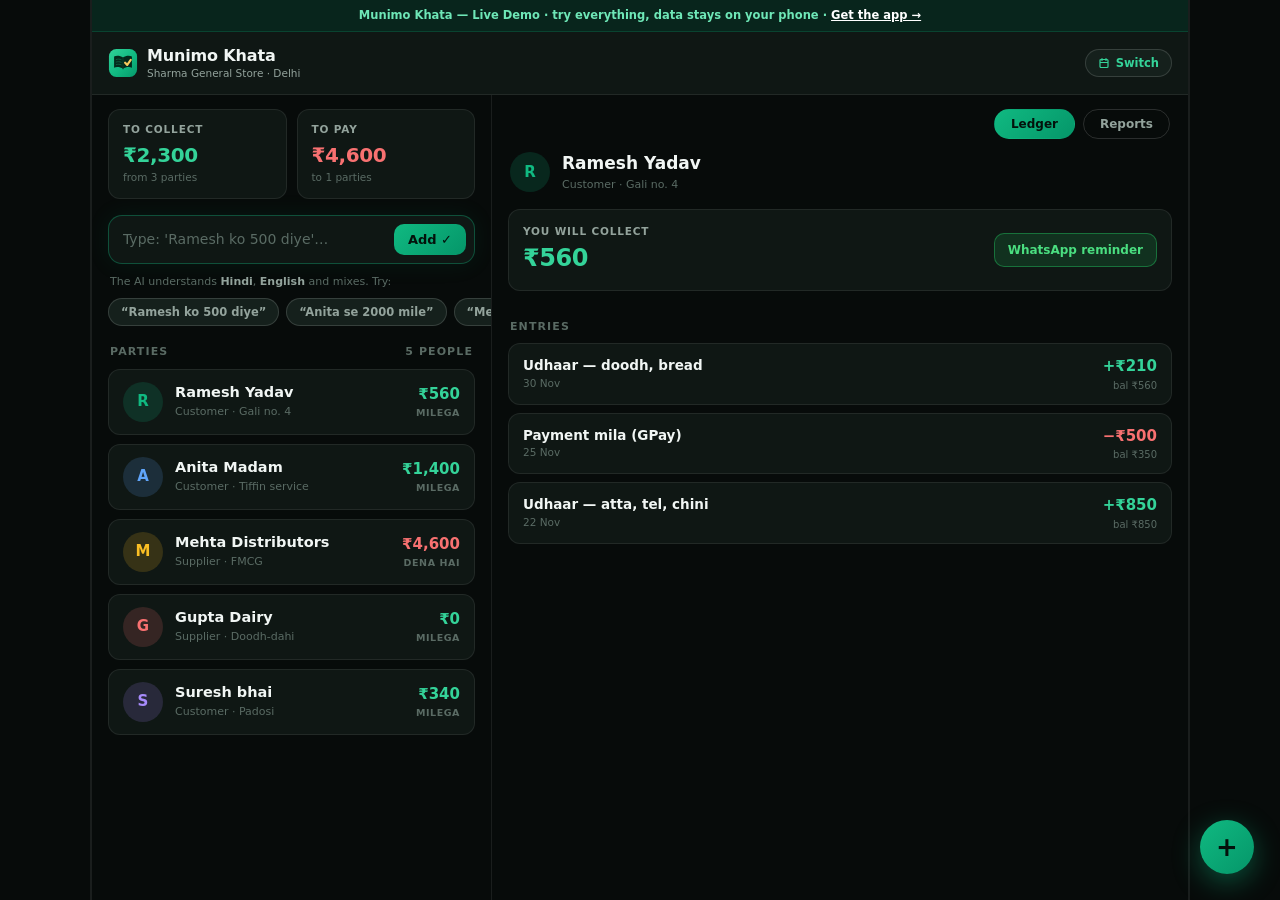
<file: demo/khata/index.html>
<!DOCTYPE html>
<html lang="en">
<head>
<meta charset="UTF-8">
<meta name="viewport" content="width=device-width, initial-scale=1.0, maximum-scale=1.0, user-scalable=no">
<meta name="mobile-web-app-capable" content="yes">
<meta name="apple-mobile-web-app-capable" content="yes">
<meta name="theme-color" content="#10b981">
<title>Munimo Khata — Live Demo</title>
<meta name="robots" content="noindex">
<link rel="icon" type="image/svg+xml" href="../../assets/munimo-icon.svg">
<style>
:root{
  --bg:#070b0a;--bg2:#0a100e;--surface:#0f1714;--s2:#15201c;--s3:#1b2920;
  --b:rgba(255,255,255,.08);--b2:rgba(255,255,255,.14);
  --t:#f1f6f4;--m:#93a39c;--f:#5a6b64;
  --em:#10b981;--em2:#34d399;--em3:#6ee7b7;
  --gold:#fbbf24;--red:#f87171;--blue:#60a5fa;
  --r:12px;
  --safe-bottom: env(safe-area-inset-bottom, 0px);
}
*{box-sizing:border-box;margin:0;padding:0;-webkit-tap-highlight-color:transparent}
html,body{height:100%;max-width:430px;margin:0 auto;background:var(--bg);overflow:hidden}
body{font-family:system-ui,-apple-system,'Segoe UI',Roboto,'Noto Sans','Noto Sans Devanagari',sans-serif;color:var(--t);font-size:15px;line-height:1.5;-webkit-font-smoothing:antialiased;display:flex;flex-direction:column}
button{cursor:pointer;font-family:inherit;border:none;background:none;color:inherit}
input,select{font-family:inherit}

.demo-bar{background:rgba(16,185,129,.15);border-bottom:1px solid rgba(16,185,129,.2);padding:7px 14px;font-size:11.5px;font-weight:600;color:var(--em3);text-align:center;flex-shrink:0}
.demo-bar a{color:#fff;text-decoration:underline}

.header{padding:12px 16px;display:flex;align-items:center;justify-content:space-between;border-bottom:1px solid var(--b);flex-shrink:0;background:var(--surface)}
.hleft{display:flex;align-items:center;gap:9px}
.hlogo{width:30px;height:30px;border-radius:9px;display:block}
.htitle{font-weight:800;font-size:16px;letter-spacing:-.01em}
.hsub{font-size:10.5px;color:var(--m);margin-top:-2px}
.bizswitch{background:var(--s2);border:1px solid var(--b2);border-radius:20px;padding:6px 12px;font-size:11.5px;font-weight:700;color:var(--em2);display:flex;align-items:center;gap:6px}

.main{flex:1;overflow-y:auto;padding-bottom:calc(70px + var(--safe-bottom));position:relative;overscroll-behavior:contain}
.screen{display:none}
.screen.active{display:block;animation:fadein .18s ease}
@keyframes fadein{from{opacity:0;transform:translateY(6px)}to{opacity:1;transform:none}}

/* summary */
.summary{display:flex;gap:10px;padding:14px 16px 6px}
.sumcard{flex:1;background:var(--surface);border:1px solid var(--b);border-radius:var(--r);padding:12px 14px}
.sumcard .lbl{font-size:10.5px;font-weight:700;letter-spacing:.08em;text-transform:uppercase;color:var(--m)}
.sumcard .val{font-size:20px;font-weight:800;margin-top:2px;letter-spacing:-.02em}
.val.green{color:var(--em2)}
.val.red{color:var(--red)}
.sumcard .hint{font-size:10.5px;color:var(--f)}

/* smart entry */
.smartwrap{padding:10px 16px 4px}
.smart{display:flex;gap:8px;background:var(--surface);border:1px solid rgba(16,185,129,.35);border-radius:14px;padding:8px 8px 8px 14px;box-shadow:0 0 24px rgba(16,185,129,.08)}
.smart input{flex:1;background:none;border:none;outline:none;color:var(--t);font-size:14px;min-width:0}
.smart input::placeholder{color:var(--f)}
.smart .go{background:linear-gradient(135deg,#10b981,#059669);color:#04110b;font-weight:800;border-radius:10px;padding:8px 14px;font-size:13px;flex-shrink:0}
.smarthint{font-size:11px;color:var(--f);padding:6px 18px 0;line-height:1.5}
.smarthint b{color:var(--m);font-weight:600}
.chiprow{display:flex;gap:7px;padding:8px 16px 2px;overflow-x:auto;scrollbar-width:none}
.chiprow::-webkit-scrollbar{display:none}
.chip{flex-shrink:0;background:var(--s2);border:1px solid var(--b2);border-radius:18px;padding:6px 12px;font-size:11.5px;font-weight:600;color:var(--m);transition:all .15s}
.chip:active{transform:scale(.96);border-color:var(--em);color:var(--em2)}

/* parties */
.sect-title{padding:16px 18px 8px;font-size:11px;font-weight:800;letter-spacing:.1em;text-transform:uppercase;color:var(--f);display:flex;justify-content:space-between;align-items:center}
.plist{padding:0 16px}
.party{display:flex;align-items:center;gap:12px;background:var(--surface);border:1px solid var(--b);border-radius:var(--r);padding:12px 14px;margin-bottom:9px;cursor:pointer;transition:border-color .15s,transform .1s}
.party:active{transform:scale(.99);border-color:var(--b2)}
.pav{width:40px;height:40px;border-radius:50%;display:flex;align-items:center;justify-content:center;font-weight:800;font-size:15px;flex-shrink:0}
.pinfo{flex:1;min-width:0}
.pname{font-weight:700;font-size:14.5px;white-space:nowrap;overflow:hidden;text-overflow:ellipsis}
.pmeta{font-size:11px;color:var(--f)}
.pbal{text-align:right}
.pbal .amt{font-weight:800;font-size:15px}
.pbal .tag{font-size:9.5px;font-weight:700;letter-spacing:.06em;text-transform:uppercase;color:var(--f)}

/* ledger screen */
.back{display:flex;align-items:center;gap:8px;padding:14px 18px 4px;color:var(--em2);font-weight:700;font-size:13px}
.lhead{display:flex;align-items:center;gap:12px;padding:10px 18px}
.lbal{margin:6px 16px 12px;background:var(--surface);border:1px solid var(--b);border-radius:var(--r);padding:14px;display:flex;justify-content:space-between;align-items:center}
.lbal .big{font-size:24px;font-weight:800;letter-spacing:-.02em}
.wabtn{background:rgba(37,211,102,.14);border:1px solid rgba(37,211,102,.4);color:#4ade80;border-radius:10px;padding:9px 13px;font-weight:700;font-size:12px}
.entries{padding:0 16px}
.entry{display:flex;justify-content:space-between;gap:10px;background:var(--surface);border:1px solid var(--b);border-radius:var(--r);padding:11px 14px;margin-bottom:8px;animation:fadein .25s ease}
.entry .note{font-size:13.5px;font-weight:600}
.entry .date{font-size:10.5px;color:var(--f)}
.entry .eamt{font-weight:800;font-size:15px;text-align:right}
.entry .rb{font-size:10px;color:var(--f);text-align:right}

/* reports */
.repcard{margin:12px 16px;background:var(--surface);border:1px solid var(--b);border-radius:var(--r);padding:16px}
.repcard h3{font-size:13px;margin-bottom:10px}
.bar{display:flex;align-items:center;gap:10px;margin-bottom:9px}
.bar .bl{width:64px;font-size:11px;color:var(--m);flex-shrink:0}
.bar .bt{flex:1;height:14px;background:var(--s2);border-radius:7px;overflow:hidden}
.bar .bf{height:100%;border-radius:7px;background:linear-gradient(90deg,#059669,#34d399);transition:width .6s cubic-bezier(.2,.8,.2,1)}
.bar .bv{width:70px;font-size:11px;font-weight:700;text-align:right;flex-shrink:0}

/* toast */
.toast{position:fixed;left:50%;bottom:calc(84px + var(--safe-bottom));transform:translateX(-50%) translateY(20px);background:#0c1512;border:1px solid rgba(16,185,129,.5);color:var(--em3);padding:11px 18px;border-radius:12px;font-size:13px;font-weight:600;opacity:0;pointer-events:none;transition:all .25s;z-index:99;box-shadow:0 10px 40px rgba(0,0,0,.6);max-width:88%;text-align:center}
.toast.show{opacity:1;transform:translateX(-50%) translateY(0)}

/* bottom nav */
.bottomnav{position:fixed;bottom:0;left:50%;transform:translateX(-50%);width:100%;max-width:430px;height:calc(62px + var(--safe-bottom));padding-bottom:var(--safe-bottom);background:var(--surface);border-top:1px solid var(--b2);display:flex;z-index:50}
.tab{flex:1;display:flex;flex-direction:column;align-items:center;justify-content:center;gap:3px;color:var(--f);font-size:10.5px;font-weight:600;transition:color .15s}
.tab.active{color:var(--em2)}
.tab svg{width:21px;height:21px;stroke:currentColor;fill:none;stroke-width:1.8;stroke-linecap:round;stroke-linejoin:round}

/* modal add entry */
.sheet{position:fixed;inset:0;background:rgba(0,0,0,.6);backdrop-filter:blur(3px);display:none;align-items:flex-end;justify-content:center;z-index:80}
.sheet.open{display:flex}
.sheetin{width:100%;max-width:430px;background:var(--bg2);border-top:1px solid var(--b2);border-radius:20px 20px 0 0;padding:18px 18px calc(18px + var(--safe-bottom));animation:up .22s cubic-bezier(.2,.8,.2,1)}
@keyframes up{from{transform:translateY(40%);opacity:.4}to{transform:none;opacity:1}}
.sheetin h3{font-size:15px;margin-bottom:12px}
.gavegot{display:flex;gap:8px;margin-bottom:12px}
.gg{flex:1;border-radius:12px;padding:12px;font-weight:800;font-size:14px;border:1px solid var(--b2);background:var(--s2);color:var(--m)}
.gg.gave.sel{background:rgba(248,113,113,.15);border-color:var(--red);color:var(--red)}
.gg.got.sel{background:rgba(16,185,129,.15);border-color:var(--em);color:var(--em2)}
.field{margin-bottom:11px}
.field label{display:block;font-size:11px;font-weight:700;color:var(--m);margin-bottom:5px;letter-spacing:.05em;text-transform:uppercase}
.field input,.field select{width:100%;background:var(--s2);border:1px solid var(--b2);border-radius:10px;padding:11px 13px;color:var(--t);font-size:15px;outline:none}
.field input:focus{border-color:var(--em)}
.savebtn{width:100%;background:linear-gradient(135deg,#10b981,#059669);color:#04110b;font-weight:800;font-size:15px;border-radius:12px;padding:14px;margin-top:4px}
.cancel{width:100%;text-align:center;color:var(--f);font-size:13px;font-weight:600;padding:12px 0 0}

/* fab */
.fab{position:fixed;right:calc(50% - 215px + 16px);bottom:calc(78px + var(--safe-bottom));width:54px;height:54px;border-radius:50%;background:linear-gradient(135deg,#10b981,#059669);color:#04110b;font-size:26px;font-weight:700;display:flex;align-items:center;justify-content:center;box-shadow:0 8px 28px rgba(16,185,129,.4);z-index:60;transition:transform .15s}
@media (max-width:430px){.fab{right:16px}}
.fab:active{transform:scale(.93)}

/* ─── desktop web view ─── */
.dtabs{display:none}
@media(min-width:840px){
  html,body{max-width:1100px;border-left:1px solid var(--b);border-right:1px solid var(--b)}
  .main{display:grid;grid-template-columns:400px 1fr;padding-bottom:0}
  .screen{height:100%;overflow-y:auto}
  #scr-home{display:block!important;grid-column:1;grid-row:1;border-right:1px solid var(--b)}
  #scr-ledger,#scr-reports{grid-column:2;grid-row:1}
  .bottomnav{display:none}
  .back{display:none}
  .fab{right:26px;bottom:26px}
  .dtabs{display:flex;gap:8px;padding:14px 18px 2px;justify-content:flex-end}
  .dtab{padding:7px 16px;border-radius:18px;font-size:12px;font-weight:700;color:var(--m);border:1px solid var(--b2);cursor:pointer}
  .dtab.active{color:#04110b;background:linear-gradient(135deg,#10b981,#059669);border-color:transparent}
}
</style>
</head>
<body>
<div class="demo-bar">Munimo Khata — Live Demo · try everything, data stays on your phone · <a href="../../khata.html">Get the app →</a></div>

<header class="header">
  <div class="hleft">
    <img class="hlogo" src="../../assets/munimo-icon.svg" alt="" style="padding:0;background:none">
    <div>
      <div class="htitle">Munimo Khata</div>
      <div class="hsub" id="bizname">Sharma General Store · Delhi</div>
    </div>
  </div>
  <button class="bizswitch" id="bizbtn">
    <svg width="12" height="12" viewBox="0 0 24 24" fill="none" stroke="currentColor" stroke-width="2.4" stroke-linecap="round"><path d="M8 3v4M16 3v4M4 11h16M4 7a2 2 0 012-2h12a2 2 0 012 2v12a2 2 0 01-2 2H6a2 2 0 01-2-2z"/></svg>
    Switch
  </button>
</header>

<main class="main">
  <!-- HOME -->
  <section class="screen active" id="scr-home">
    <div class="summary">
      <div class="sumcard"><div class="lbl">To collect</div><div class="val green" id="sum-in">₹0</div><div class="hint" id="sum-in-n"></div></div>
      <div class="sumcard"><div class="lbl">To pay</div><div class="val red" id="sum-out">₹0</div><div class="hint" id="sum-out-n"></div></div>
    </div>

    <div class="smartwrap">
      <div class="smart">
        <input id="smartin" type="text" placeholder="Type: 'Ramesh ko 500 diye'…" autocomplete="off">
        <button class="go" id="smartgo">Add ✓</button>
      </div>
    </div>
    <div class="smarthint">The AI understands <b>Hindi</b>, <b>English</b> and mixes. Try:</div>
    <div class="chiprow" id="chips"></div>

    <div class="sect-title"><span>Parties</span><span id="pcount"></span></div>
    <div class="plist" id="plist"></div>
  </section>

  <!-- LEDGER -->
  <section class="screen" id="scr-ledger">
    <div class="dtabs"><button class="dtab active" data-scr="ledger">Ledger</button><button class="dtab" data-scr="reports">Reports</button></div>
    <button class="back" id="backbtn">
      <svg width="16" height="16" viewBox="0 0 24 24" fill="none" stroke="currentColor" stroke-width="2.4" stroke-linecap="round" stroke-linejoin="round"><path d="M15 18l-6-6 6-6"/></svg>
      All parties
    </button>
    <div class="lhead">
      <div class="pav" id="lav" style="background:rgba(16,185,129,.18);color:var(--em2)">R</div>
      <div>
        <div class="pname" id="lname" style="font-size:17px">—</div>
        <div class="pmeta" id="lmeta">—</div>
      </div>
    </div>
    <div class="lbal">
      <div>
        <div class="sumcard-lbl" style="font-size:10.5px;font-weight:700;letter-spacing:.08em;text-transform:uppercase;color:var(--m)" id="lbal-lbl">Balance</div>
        <div class="big" id="lbal-amt">₹0</div>
      </div>
      <button class="wabtn" id="remindbtn">WhatsApp reminder</button>
    </div>
    <div class="sect-title"><span>Entries</span></div>
    <div class="entries" id="entries"></div>
  </section>

  <!-- REPORTS -->
  <section class="screen" id="scr-reports">
    <div class="dtabs"><button class="dtab" data-scr="ledger">Ledger</button><button class="dtab active" data-scr="reports">Reports</button></div>
    <div class="sect-title" style="padding-top:20px"><span>This month</span></div>
    <div class="repcard">
      <h3 id="rep-month">July 2026</h3>
      <div id="repbars"></div>
    </div>
    <div class="repcard">
      <h3>Business health</h3>
      <div class="bar"><div class="bl">Collect</div><div class="bt"><div class="bf" id="rb-in" style="width:0%"></div></div><div class="bv green" id="rv-in">₹0</div></div>
      <div class="bar"><div class="bl">Pay</div><div class="bt"><div class="bf" id="rb-out" style="width:0%;background:linear-gradient(90deg,#b91c1c,#f87171)"></div></div><div class="bv" id="rv-out" style="color:var(--red)">₹0</div></div>
      <div style="font-size:11.5px;color:var(--f);margin-top:8px" id="rep-note"></div>
    </div>
  </section>
</main>

<button class="fab" id="fabbtn">+</button>

<div class="toast" id="toast"></div>

<!-- ADD ENTRY SHEET -->
<div class="sheet" id="sheet">
  <div class="sheetin">
    <h3>New entry</h3>
    <div class="gavegot">
      <button class="gg gave sel" id="gg-gave">I gave ↓</button>
      <button class="gg got" id="gg-got">I received ↑</button>
    </div>
    <div class="field"><label>Party</label><select id="f-party"></select></div>
    <div class="field"><label>Amount (₹)</label><input id="f-amt" type="number" inputmode="numeric" placeholder="500"></div>
    <div class="field"><label>Note (what was it?)</label><input id="f-note" type="text" placeholder="udhaar / goods / payment…"></div>
    <button class="savebtn" id="savebtn">Save</button>
    <button class="cancel" id="cancelbtn">Cancel</button>
  </div>
</div>

<!-- BOTTOM NAV -->
<nav class="bottomnav">
  <button class="tab active" data-scr="home">
    <svg viewBox="0 0 24 24"><path d="M3 10.5L12 3l9 7.5"/><path d="M5 9.5V21h14V9.5"/></svg>
    Khata
  </button>
  <button class="tab" data-scr="reports">
    <svg viewBox="0 0 24 24"><path d="M4 20V10M10 20V4M16 20v-7M22 20H2"/></svg>
    Reports
  </button>
</nav>

<script>
'use strict';
// ─── Business presets: real, practical Indian data ───
const BIZ = [
 {
  name:'Sharma General Store', place:'Karol Bagh, Delhi', type:'Kirana',
  parties:[
   {n:'Ramesh Yadav', tag:'Customer · Gali no. 4', e:[
     {d:-12,note:'Udhaar — atta, tel, chini',amt:850,dir:1},
     {d:-9,note:'Payment mila (GPay)',amt:500,dir:-1},
     {d:-4,note:'Udhaar — doodh, bread',amt:210,dir:1},
   ]},
   {n:'Anita Madam', tag:'Customer · Tiffin service', e:[
     {d:-15,note:'Mahine ka saman',amt:3400,dir:1},
     {d:-2,note:'Cash payment',amt:2000,dir:-1},
   ]},
   {n:'Mehta Distributors', tag:'Supplier · FMCG', e:[
     {d:-11,note:'Stock — biscuit, namkeen',amt:12600,dir:-1},
     {d:-6,note:'Payment kiya (cheque)',amt:8000,dir:1},
   ]},
   {n:'Gupta Dairy', tag:'Supplier · Doodh-dahi', e:[
     {d:-7,note:'Hafte ka doodh',amt:4550,dir:-1},
     {d:-1,note:'Payment kiya (cash)',amt:4550,dir:1},
   ]},
   {n:'Suresh bhai', tag:'Customer · Padosi', e:[
     {d:-3,note:'Udhaar — cold drink, chips',amt:340,dir:1},
   ]},
  ],
  chips:['Ramesh ko 500 diye','Anita se 2000 mile','Mehta ko 3000 diye','Suresh se 340 aaye']
 },
 {
  name:'Verma Construction', place:'Six Mile, Guwahati', type:'Contractor',
  parties:[
   {n:'Borah Builders', tag:'Client · Site: GS Road', e:[
     {d:-20,note:'RA bill #3 raised',amt:250000,dir:1},
     {d:-8,note:'Payment mila (NEFT)',amt:150000,dir:-1},
   ]},
   {n:'Das Cement Agency', tag:'Supplier · Cement', e:[
     {d:-14,note:'200 bags OPC',amt:78000,dir:-1},
     {d:-5,note:'Payment kiya',amt:50000,dir:1},
   ]},
   {n:'Labour — Site A', tag:'12 mazdoor', e:[
     {d:-6,note:'Hafta — 12 log',amt:38400,dir:-1},
     {d:-6,note:'Advance diya — Bhola',amt:2000,dir:-1},
     {d:0,note:'Hafta paid',amt:40400,dir:1},
   ]},
   {n:'JCB Rental — Kalita', tag:'Machine bhada', e:[
     {d:-9,note:'3 din JCB',amt:13500,dir:-1},
   ]},
  ],
  chips:['Borah se 1 lakh mile','Das Cement ko 20000 diye','Labour ka hafta 38400','Kalita ko 13500 diye']
 },
 {
  name:'Meera Fashion Boutique', place:'Ring Road, Surat', type:'Boutique',
  parties:[
   {n:'Kavita ben', tag:'Customer · Regular', e:[
     {d:-10,note:'2 saree — silai ke saath',amt:5600,dir:1},
     {d:-3,note:'Payment (UPI)',amt:3000,dir:-1},
   ]},
   {n:'Radhika Textiles', tag:'Supplier · Kapda', e:[
     {d:-12,note:'Fabric — 40m',amt:18200,dir:-1},
     {d:-4,note:'Payment kiya',amt:10000,dir:1},
   ]},
   {n:'Priya didi', tag:'Customer · Shaadi order', e:[
     {d:-6,note:'Lehenga order — advance baki',amt:14500,dir:1},
     {d:-6,note:'Advance mila',amt:5000,dir:-1},
   ]},
   {n:'Karigar Aslam', tag:'Silai · Piece-rate', e:[
     {d:-2,note:'15 piece silai',amt:4500,dir:-1},
   ]},
  ],
  chips:['Kavita se 2600 mile','Radhika ko 8200 diye','Priya se 9500 aaye','Aslam ko 4500 diye']
 }
];

// ─── State ───
let bizIdx = 0, curParty = null, ggDir = 1; // dir: 1 = they owe us more (we gave), -1 = we received/owe
const LS='munimo-khata-demo-v1';
let data;
try{ data = JSON.parse(localStorage.getItem(LS)) || null; }catch(e){ data=null; }
if(!data){ data = { bizIdx:0, biz: BIZ.map(b=>({parties:b.parties.map(p=>({n:p.n,tag:p.tag,e:p.e.map(x=>({...x}))}))})) }; }
bizIdx = data.bizIdx || 0;

const $=id=>document.getElementById(id);
const fmt=n=>'₹'+Math.abs(Math.round(n)).toLocaleString('en-IN');
const today=new Date();
const dstr=off=>{const d=new Date(today.getTime()+off*864e5);return d.toLocaleDateString('en-IN',{day:'numeric',month:'short'})};
const isDesk=()=>matchMedia('(min-width:840px)').matches;
const AVCOL=['16,185,129','96,165,250','251,191,36','248,113,113','167,139,250','45,212,191'];

function parties(){ return data.biz[bizIdx].parties; }
function bal(p){ return p.e.reduce((s,x)=>s+x.amt*x.dir,0); } // + => milega (they owe us), - => dena

function save(){ try{ data.bizIdx=bizIdx; localStorage.setItem(LS,JSON.stringify(data)); }catch(e){} }

function toast(msg){ const t=$('toast'); t.textContent=msg; t.classList.add('show'); clearTimeout(t._t); t._t=setTimeout(()=>t.classList.remove('show'),2400); }

// ─── Render home ───
function renderHome(){
  const B=BIZ[bizIdx];
  $('bizname').textContent=B.name+' · '+B.place.split(',')[1];
  let tin=0,tout=0,nin=0,nout=0;
  const pl=$('plist'); pl.innerHTML='';
  parties().forEach((p,i)=>{
    const b=bal(p);
    if(b>0){tin+=b;nin++;} else if(b<0){tout+=-b;nout++;}
    const c=AVCOL[i%AVCOL.length];
    const div=document.createElement('div'); div.className='party';
    div.innerHTML=`<div class="pav" style="background:rgba(${c},.16);color:rgb(${c})">${p.n[0]}</div>
      <div class="pinfo"><div class="pname">${p.n}</div><div class="pmeta">${p.tag}</div></div>
      <div class="pbal"><div class="amt" style="color:${b>=0?'var(--em2)':'var(--red)'}">${fmt(b)}</div>
      <div class="tag">${b>=0?'milega':'dena hai'}</div></div>`;
    div.onclick=()=>openLedger(i);
    pl.appendChild(div);
  });
  $('sum-in').textContent=fmt(tin); $('sum-out').textContent=fmt(tout);
  $('sum-in-n').textContent='from '+nin+' parties'; $('sum-out-n').textContent='to '+nout+' parties';
  $('pcount').textContent=parties().length+' people';
  const ch=$('chips'); ch.innerHTML='';
  B.chips.forEach(c=>{ const b=document.createElement('button'); b.className='chip'; b.textContent='“'+c+'”'; b.onclick=()=>{ $('smartin').value=c; smartGo(); }; ch.appendChild(b); });
}

// ─── Ledger ───
function openLedger(i){
  curParty=i; const p=parties()[i]; const c=AVCOL[i%AVCOL.length];
  $('lav').style.background=`rgba(${c},.16)`; $('lav').style.color=`rgb(${c})`; $('lav').textContent=p.n[0];
  $('lname').textContent=p.n; $('lmeta').textContent=p.tag;
  const b=bal(p);
  $('lbal-amt').textContent=fmt(b);
  $('lbal-amt').style.color=b>=0?'var(--em2)':'var(--red)';
  $('lbal-lbl').textContent=b>=0?'You will collect':'You need to pay';
  const en=$('entries'); en.innerHTML='';
  let run=0;
  const rows=p.e.map(x=>{run+=x.amt*x.dir; return {...x,run};});
  rows.slice().reverse().forEach(x=>{
    const d=document.createElement('div'); d.className='entry';
    d.innerHTML=`<div><div class="note">${x.note}</div><div class="date">${dstr(x.d)}</div></div>
      <div><div class="eamt" style="color:${x.dir>0?'var(--em2)':'var(--red)'}">${x.dir>0?'+':'−'}${fmt(x.amt)}</div>
      <div class="rb">bal ${fmt(x.run)}</div></div>`;
    en.appendChild(d);
  });
  show('ledger');
}
$('backbtn').onclick=()=>show('home');
$('remindbtn').onclick=()=>{ const p=parties()[curParty]; const b=bal(p);
  toast(b>0?`WhatsApp reminder ready: "${p.n} ji, ₹${Math.abs(b).toLocaleString('en-IN')} is pending 🙏" (demo)`:'Nothing pending for this party!'); };

// ─── Screens ───
function show(s){
  if(isDesk()&&s==='home')s='ledger';
  document.querySelectorAll('.screen').forEach(x=>x.classList.remove('active'));
  $('scr-'+(s==='ledger'?'ledger':s)).classList.add('active');
  if(isDesk()) $('scr-home').classList.add('active');
  document.querySelectorAll('.tab').forEach(t=>t.classList.toggle('active',t.dataset.scr===s));
  document.querySelectorAll('.dtab').forEach(t=>t.classList.toggle('active',t.dataset.scr===s));
  if(s==='reports') renderReports();
  if(s==='home') renderHome();
}
document.querySelectorAll('.tab').forEach(t=>t.onclick=()=>show(t.dataset.scr));
document.querySelectorAll('.dtab').forEach(t=>t.onclick=()=>show(t.dataset.scr));

// ─── Reports ───
function renderReports(){
  $('rep-month').textContent=today.toLocaleDateString('en-IN',{month:'long',year:'numeric'})+' — '+BIZ[bizIdx].type;
  let tin=0,tout=0;
  const per=[];
  parties().forEach(p=>{ const b=bal(p); if(b>0)tin+=b; else tout+=-b; per.push({n:p.n,v:Math.abs(b)}); });
  per.sort((a,b)=>b.v-a.v);
  const mx=Math.max(...per.map(x=>x.v),1);
  $('repbars').innerHTML=per.slice(0,5).map((x,i)=>`<div class="bar"><div class="bl">${x.n.split(' ')[0]}</div><div class="bt"><div class="bf" style="width:0%" data-w="${Math.round(x.v/mx*100)}"></div></div><div class="bv">${fmt(x.v)}</div></div>`).join('');
  requestAnimationFrame(()=>requestAnimationFrame(()=>{ document.querySelectorAll('#repbars .bf').forEach(b=>b.style.width=b.dataset.w+'%'); }));
  const t=Math.max(tin,tout,1);
  $('rb-in').dataset.w=Math.round(tin/t*100); $('rb-out').dataset.w=Math.round(tout/t*100);
  $('rv-in').textContent=fmt(tin); $('rv-out').textContent=fmt(tout);
  requestAnimationFrame(()=>requestAnimationFrame(()=>{ $('rb-in').style.width=$('rb-in').dataset.w+'%'; $('rb-out').style.width=$('rb-out').dataset.w+'%'; }));
  $('rep-note').textContent = tin>=tout ? 'Your business is in the green — more money is coming in than going out.' : 'Watch out — you owe more than you will collect. Speed up recovery.';
}

// ─── Add entry sheet ───
function openSheet(pre){
  const sel=$('f-party'); sel.innerHTML=''; pendingNewName=null;
  parties().forEach((p,i)=>{ const o=document.createElement('option'); o.value=i; o.textContent=p.n; sel.appendChild(o); });
  if(pre&&pre.newName){ pendingNewName=pre.newName;
    const o=document.createElement('option'); o.value='new'; o.textContent='+ New party: '+pre.newName; sel.appendChild(o); sel.value='new'; }
  else if(pre&&pre.party!=null&&pre.party>=0) sel.value=pre.party;
  else if(curParty!=null && $('scr-ledger').classList.contains('active')) sel.value=curParty;
  $('f-amt').value=pre&&pre.amt?pre.amt:''; $('f-note').value=pre&&pre.note?pre.note:'';
  setGG(pre&&pre.dir?pre.dir:1);
  $('sheet').classList.add('open');
}
function setGG(d){ ggDir=d; $('gg-gave').classList.toggle('sel',d===1); $('gg-got').classList.toggle('sel',d===-1); }
$('gg-gave').onclick=()=>setGG(1); $('gg-got').onclick=()=>setGG(-1);
$('fabbtn').onclick=()=>openSheet();
$('cancelbtn').onclick=()=>$('sheet').classList.remove('open');
$('sheet').onclick=e=>{ if(e.target===$('sheet')) $('sheet').classList.remove('open'); };
$('savebtn').onclick=()=>{
  let pi;
  if($('f-party').value==='new'&&pendingNewName){ parties().push({n:pendingNewName,tag:'New party',e:[]}); pi=parties().length-1; }
  else pi=+$('f-party').value;
  const amt=+$('f-amt').value;
  if(!amt||amt<=0){ toast('Enter an amount first'); return; }
  const note=$('f-note').value||(ggDir===1?'Diye':'Mile');
  parties()[pi].e.push({d:0,note,amt,dir:ggDir});
  save(); $('sheet').classList.remove('open');
  toast('Entry saved ✓ — '+(ggDir===1?'gave ':'received ')+fmt(amt)+(ggDir===1?' to ':' from ')+parties()[pi].n);
  renderHome(); if($('scr-ledger').classList.contains('active')){ curParty=pi; openLedger(pi); }
};

// ─── Smart entry: natural language parse (demo) ───
let pendingNewName=null;
function smartParse(txt){
  let t=txt.trim(); if(!t) return null;
  t=t.replace(/[०-९]/g,d=>'०१२३४५६७८९'.indexOf(d));
  let amt=null;
  const lakh=t.match(/([\d.]+)\s*(lakh|lac|लाख)/i), haz=t.match(/([\d.]+)\s*(hazar|hazaar|k\b|हज़ार|हजार)/i);
  if(lakh) amt=parseFloat(lakh[1])*100000;
  else if(haz) amt=parseFloat(haz[1])*1000;
  else { const m=t.match(/(\d[\d,]*(?:\.\d+)?)/); if(m) amt=parseFloat(m[1].replace(/,/g,'')); }
  if(!amt||amt<=0) return null;
  const L=t.toLowerCase();
  const gaveRe=/(\bko\b|diye|diya|\bdi\b|\bdii\b|paid|\bpay\b|\bgave\b|liye|liya|le gaya|दिए|दिया|दी|लिए|लिया|को)/g;
  const gotRe=/(\bse\b|mile|mila|mili|aaye|aaya|aayi|received|\bgot\b|jama|credit|वापस|से|मिले|मिला|मिली|आए|आया|जमा)/g;
  let lastGave=-1,lastGot=-1,m2;
  while((m2=gaveRe.exec(L))) lastGave=m2.index;
  while((m2=gotRe.exec(L))) lastGot=m2.index;
  const dir = lastGot>lastGave ? -1 : 1;
  let best=0,bi=-1;
  parties().forEach((p,i)=>{ let sc=0;
    const words=p.n.toLowerCase().split(/\s+/);
    L.split(/[^\p{L}]+/u).forEach(w=>{ if(w.length>2 && words.some(x=>x.startsWith(w)||w.startsWith(x))) sc++; });
    if(sc>best){best=sc;bi=i;}
  });
  let newName=null;
  if(bi<0){
    const mm=t.match(/^(.{2,30}?)\s+(ko|se|ne|को|से|ने)\s/iu);
    let cand=mm?mm[1]:t.split(/\s+/).slice(0,2).join(' ');
    cand=cand.replace(/[\d₹.,]+/g,'').replace(/\b(paid|got|received|today|aaj|आज)\b/gi,'').trim();
    if(cand) newName=cand.split(/\s+/).slice(0,3).map(w=>w? w[0].toUpperCase()+w.slice(1):w).join(' ');
  }
  return {party:bi,newName,amt,dir,note:txt.trim()};
}
function smartGo(){
  const r=smartParse($('smartin').value);
  if(!r){ toast('Could not understand — include an amount, like "Ramesh ko 500 diye"'); return; }
  openSheet(r);
  toast(r.newName ? 'New party "'+r.newName+'" will be created — check and press Save'
                  : 'The AI understood ✓ — check it and press Save');
  $('smartin').value='';
}
$('smartgo').onclick=smartGo;
$('smartin').addEventListener('keydown',e=>{ if(e.key==='Enter') smartGo(); });

// ─── Business switcher ───
$('bizbtn').onclick=()=>{
  bizIdx=(bizIdx+1)%BIZ.length; curParty=null; save();
  renderHome(); show('home');
  toast('Now viewing: '+BIZ[bizIdx].name+' ('+BIZ[bizIdx].type+')');
};

renderHome();
if(isDesk()) openLedger(0);
</script>
</body>
</html>
</file>
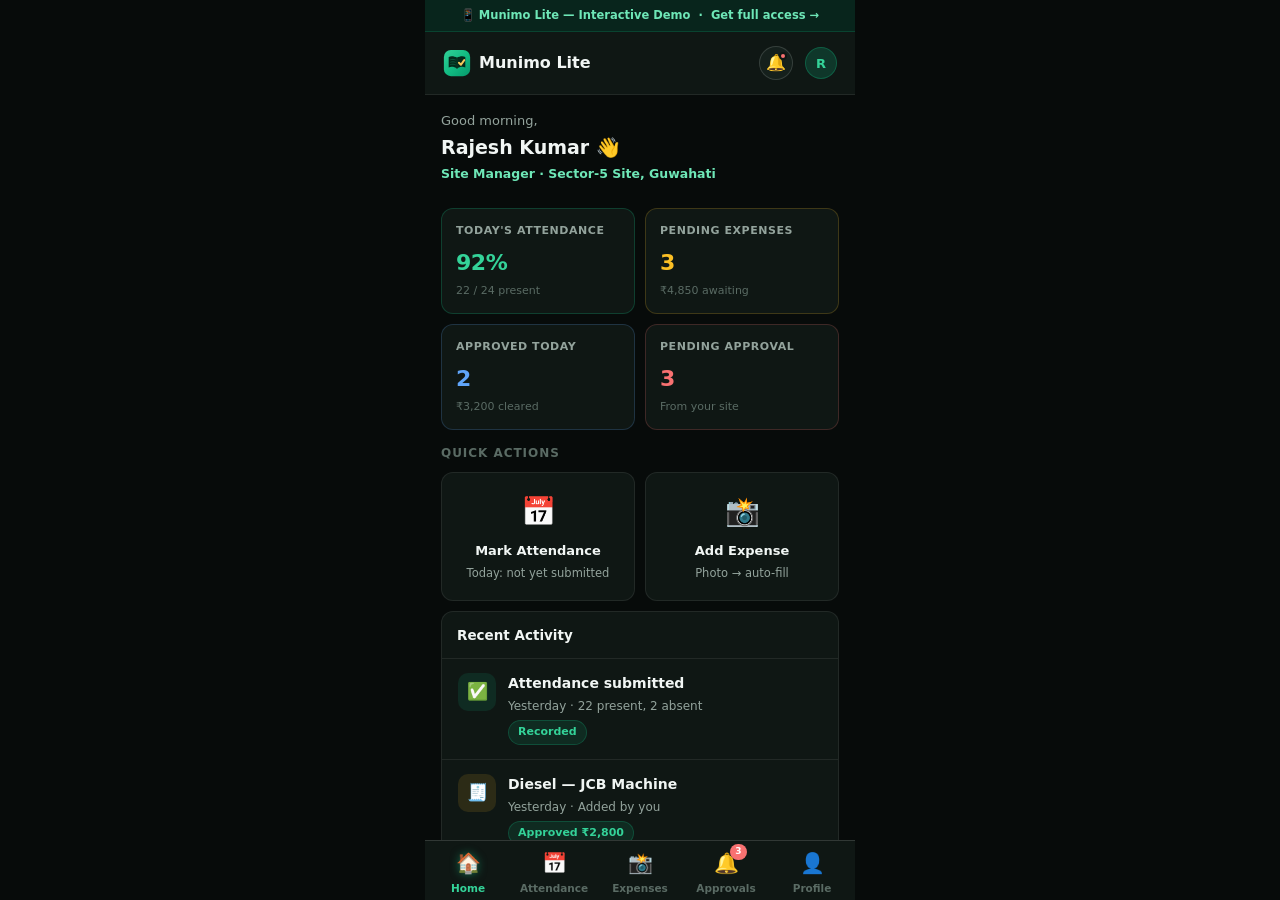
<file: demo/lite/index.html>
<!DOCTYPE html>
<html lang="en">
<head>
<meta charset="UTF-8">
<meta name="viewport" content="width=device-width, initial-scale=1.0, maximum-scale=1.0, user-scalable=no">
<meta name="mobile-web-app-capable" content="yes">
<meta name="apple-mobile-web-app-capable" content="yes">
<meta name="apple-mobile-web-app-status-bar-style" content="black-translucent">
<meta name="theme-color" content="#10b981">
<title>Munimo Lite — Field App Demo</title>
<meta name="robots" content="noindex">
<link rel="icon" type="image/svg+xml" href="../../assets/munimo-icon.svg">
<link rel="manifest" href="manifest.json">
<style>
:root{
  --bg:#070b0a;--bg2:#0a100e;--surface:#0f1714;--s2:#15201c;--s3:#1b2920;
  --b:rgba(255,255,255,.08);--b2:rgba(255,255,255,.14);
  --t:#f1f6f4;--m:#93a39c;--f:#5a6b64;
  --em:#10b981;--em2:#34d399;--em3:#6ee7b7;
  --gold:#fbbf24;--red:#f87171;--blue:#60a5fa;
  --r:12px;
  --safe-bottom: env(safe-area-inset-bottom, 0px);
}
*{box-sizing:border-box;margin:0;padding:0;-webkit-tap-highlight-color:transparent}
html,body{height:100%;max-width:430px;margin:0 auto;background:var(--bg);overflow:hidden}
body{font-family:system-ui,-apple-system,'Segoe UI',Roboto,'Noto Sans',sans-serif;color:var(--t);font-size:15px;line-height:1.5;-webkit-font-smoothing:antialiased;display:flex;flex-direction:column}
a{color:inherit;text-decoration:none}
button{cursor:pointer;font-family:inherit;border:none}
input,select,textarea{font-family:inherit}

/* DEMO BANNER */
.demo-bar{background:rgba(16,185,129,.15);border-bottom:1px solid rgba(16,185,129,.2);padding:7px 14px;font-size:11.5px;font-weight:600;color:var(--em3);text-align:center;flex-shrink:0}

/* HEADER */
.header{padding:14px 18px;display:flex;align-items:center;justify-content:space-between;border-bottom:1px solid var(--b);flex-shrink:0;background:var(--surface)}
.header-logo{display:flex;align-items:center;gap:8px;font-weight:800;font-size:16px}
.header-logo-m{width:28px;height:28px;border-radius:8px;display:flex;align-items:center;justify-content:center;overflow:hidden}
.header-right{display:flex;align-items:center;gap:12px}
.notif-btn{width:34px;height:34px;border-radius:50%;background:var(--s2);border:1px solid var(--b2);display:flex;align-items:center;justify-content:center;font-size:16px;position:relative}
.notif-dot{position:absolute;top:5px;right:5px;width:8px;height:8px;border-radius:50%;background:var(--red);border:2px solid var(--surface)}
.avatar-sm{width:32px;height:32px;border-radius:50%;background:rgba(16,185,129,.2);border:1px solid rgba(16,185,129,.3);display:flex;align-items:center;justify-content:center;font-size:13px;font-weight:800;color:var(--em2)}

/* MAIN */
.main{flex:1;overflow-y:auto;padding-bottom:calc(68px + var(--safe-bottom));position:relative}
.screen{display:none;flex-direction:column}
.screen.active{display:flex}

/* BOTTOM NAV */
.bottomnav{position:fixed;bottom:0;left:50%;transform:translateX(-50%);width:100%;max-width:430px;height:calc(60px + var(--safe-bottom));padding-bottom:var(--safe-bottom);background:var(--surface);border-top:1px solid var(--b2);display:flex;align-items:stretch;z-index:50}
.tab{flex:1;display:flex;flex-direction:column;align-items:center;justify-content:center;gap:3px;cursor:pointer;color:var(--f);font-size:10.5px;font-weight:600;transition:color .15s;padding:8px 4px 4px}
.tab:hover{color:var(--m)}
.tab.active{color:var(--em2)}
.tab .ti{font-size:20px}
.tab.active .ti{filter:drop-shadow(0 0 4px rgba(16,185,129,.5))}

/* CARDS */
.section{padding:16px}
.card{background:var(--surface);border:1px solid var(--b);border-radius:var(--r);overflow:hidden;margin-bottom:14px}
.card-head{padding:13px 15px;border-bottom:1px solid var(--b);display:flex;align-items:center;justify-content:space-between}
.card-head h3{font-size:13.5px;font-weight:700}
.card-body{padding:14px 15px}

/* STATS ROW */
.stats-row{display:grid;grid-template-columns:1fr 1fr;gap:10px;padding:16px;padding-bottom:0}
.stat{background:var(--surface);border:1px solid var(--b);border-radius:var(--r);padding:14px}
.stat .lbl{font-size:11px;color:var(--m);font-weight:600;text-transform:uppercase;letter-spacing:.05em;margin-bottom:6px}
.stat .val{font-size:22px;font-weight:900;letter-spacing:-.02em}
.stat .sub{font-size:11px;color:var(--f);margin-top:4px}
.stat.em{border-color:rgba(16,185,129,.25)}.stat.em .val{color:var(--em2)}
.stat.red{border-color:rgba(248,113,113,.2)}.stat.red .val{color:var(--red)}
.stat.gold{border-color:rgba(251,191,36,.2)}.stat.gold .val{color:var(--gold)}
.stat.blue{border-color:rgba(96,165,250,.2)}.stat.blue .val{color:var(--blue)}

/* WORKER CARDS */
.worker-grid{padding:14px;display:flex;flex-direction:column;gap:8px}
.worker{background:var(--s2);border:1px solid var(--b);border-radius:10px;padding:12px 14px;display:flex;align-items:center;gap:12px;cursor:pointer;transition:all .15s;user-select:none}
.worker:active{transform:scale(.98)}
.worker.present{border-color:rgba(16,185,129,.4);background:rgba(16,185,129,.07)}
.worker.absent{border-color:rgba(248,113,113,.35);background:rgba(248,113,113,.06)}
.worker-av{width:36px;height:36px;border-radius:50%;background:var(--s3);display:flex;align-items:center;justify-content:center;font-size:14px;font-weight:700;color:var(--m);flex-shrink:0}
.worker.present .worker-av{background:rgba(16,185,129,.15);color:var(--em2)}
.worker.absent .worker-av{background:rgba(248,113,113,.12);color:var(--red)}
.worker-info{flex:1}
.worker-name{font-size:14px;font-weight:600}
.worker-role{font-size:12px;color:var(--m);margin-top:2px}
.worker-toggle{font-size:20px}

/* BUTTONS */
.btn{display:inline-flex;align-items:center;justify-content:center;gap:8px;padding:12px 20px;border-radius:10px;font-size:14px;font-weight:700;border:none;cursor:pointer;transition:all .2s;width:100%}
.btn-primary{background:linear-gradient(135deg,#10b981,#059669);color:#04110c}
.btn-primary:active{transform:scale(.97)}
.btn-ghost{background:var(--s2);color:var(--m);border:1px solid var(--b2)}
.btn-ghost:active{transform:scale(.97)}
.btn-danger{background:rgba(248,113,113,.15);color:var(--red);border:1px solid rgba(248,113,113,.25)}
.btn-sm{padding:8px 14px;font-size:12.5px;border-radius:8px}

/* EXPENSE LIST */
.exp-item{padding:14px 16px;border-bottom:1px solid var(--b);display:flex;align-items:flex-start;gap:12px}
.exp-item:last-child{border-bottom:none}
.exp-icon{width:38px;height:38px;border-radius:10px;display:flex;align-items:center;justify-content:center;font-size:17px;flex-shrink:0}
.exp-details{flex:1}
.exp-desc{font-size:14px;font-weight:600}
.exp-meta{font-size:12px;color:var(--m);margin-top:3px}
.exp-amount{font-size:16px;font-weight:800;color:var(--em2)}
.exp-status{font-size:11px;padding:3px 9px;border-radius:20px;font-weight:700;margin-top:5px;display:inline-block}
.status-pending{background:rgba(251,191,36,.12);color:var(--gold);border:1px solid rgba(251,191,36,.25)}
.status-approved{background:rgba(16,185,129,.12);color:var(--em2);border:1px solid rgba(16,185,129,.25)}
.status-rejected{background:rgba(248,113,113,.1);color:var(--red);border:1px solid rgba(248,113,113,.2)}

/* CAMERA AREA */
.camera-zone{background:var(--s2);border:2px dashed var(--b2);border-radius:14px;padding:32px 20px;text-align:center;cursor:pointer;transition:all .2s;position:relative;overflow:hidden}
.camera-zone:hover,.camera-zone:active{border-color:var(--em);background:rgba(16,185,129,.05)}
.camera-zone .ic{font-size:40px;margin-bottom:12px;display:block}
.camera-zone p{color:var(--m);font-size:13.5px}
.camera-zone .hint{color:var(--f);font-size:12px;margin-top:6px}
#cameraInput{display:none}

/* OCR OVERLAY */
.ocr-overlay{display:none;position:fixed;inset:0;background:rgba(0,0,0,.8);backdrop-filter:blur(8px);z-index:200;flex-direction:column;align-items:center;justify-content:center;padding:24px}
.ocr-box{background:var(--surface);border:1px solid var(--b2);border-radius:16px;padding:28px;width:100%;max-width:360px;text-align:center}
.ocr-box .title{font-size:16px;font-weight:700;margin-bottom:8px}
.ocr-box .sub{font-size:13px;color:var(--m);margin-bottom:20px}
.progress-bar{height:4px;background:var(--b);border-radius:2px;overflow:hidden;margin-bottom:24px}
.progress-fill{height:100%;background:linear-gradient(90deg,#10b981,#34d399);border-radius:2px;width:0;transition:width .4s ease}
.ocr-result{display:none;text-align:left}

/* APPROVAL ITEMS */
.appr-item{padding:14px 16px;border-bottom:1px solid var(--b)}
.appr-item:last-child{border-bottom:none}
.appr-header{display:flex;align-items:flex-start;justify-content:space-between;margin-bottom:8px}
.appr-title{font-size:14px;font-weight:600}
.appr-sub{font-size:12px;color:var(--m);margin-top:2px}
.appr-amount{font-size:15px;font-weight:800;color:var(--gold)}
.appr-actions{display:flex;gap:8px;margin-top:10px}
.appr-actions button{flex:1}

/* FORM */
.field{display:flex;flex-direction:column;gap:6px;margin-bottom:12px}
.field label{font-size:12px;font-weight:600;color:var(--m)}
.field input,.field select,.field textarea{background:var(--bg2);border:1px solid var(--b2);border-radius:8px;padding:10px 12px;color:var(--t);font-size:14px;outline:none;width:100%}
.field input:focus,.field select:focus,.field textarea:focus{border-color:var(--em)}
.field textarea{resize:none;height:70px}

/* PROFILE */
.profile-head{padding:24px 16px;text-align:center;border-bottom:1px solid var(--b)}
.profile-av{width:68px;height:68px;border-radius:50%;background:rgba(16,185,129,.2);border:2px solid rgba(16,185,129,.3);display:flex;align-items:center;justify-content:center;font-size:26px;font-weight:800;color:var(--em2);margin:0 auto 12px}
.profile-name{font-size:18px;font-weight:800}
.profile-role{font-size:13px;color:var(--m);margin-top:4px}
.profile-site{font-size:12px;color:var(--em3);margin-top:6px;font-weight:600}
.pref-row{display:flex;align-items:center;justify-content:space-between;padding:14px 16px;border-bottom:1px solid var(--b)}
.pref-row .lbl{font-size:14px;font-weight:500}
.pref-row .val{font-size:13px;color:var(--m)}

/* TOAST */
.toast{position:fixed;bottom:80px;left:50%;transform:translateX(-50%) translateY(20px);background:rgba(16,185,129,.95);color:#04110c;font-size:13.5px;font-weight:700;padding:11px 22px;border-radius:30px;z-index:300;opacity:0;transition:all .3s;white-space:nowrap;pointer-events:none}
.toast.show{opacity:1;transform:translateX(-50%) translateY(0)}

@media(max-width:430px){
  html,body{max-width:100%}
  .bottomnav{max-width:100%;left:0;transform:none}
}
</style>
</head>
<body>

<div class="demo-bar">📱 Munimo Lite — Interactive Demo &nbsp;·&nbsp; <a href="../../index.html#quote" style="color:var(--em3);font-weight:800">Get full access →</a></div>

<div class="header">
  <div class="header-logo">
    <div class="header-logo-m">
      <img src="../../assets/munimo-icon.svg" alt="" style="width:100%;height:100%;border-radius:8px">
    </div>
    Munimo Lite
  </div>
  <div class="header-right">
    <div class="notif-btn" onclick="goTab('approvals')">🔔<span class="notif-dot" id="notifDot"></span></div>
    <div class="avatar-sm">R</div>
  </div>
</div>

<div class="main">

  <!-- ─── HOME ─── -->
  <div class="screen active" id="screen-home">
    <div style="padding:16px;padding-bottom:8px">
      <div style="font-size:13px;color:var(--m)">Good morning,</div>
      <div style="font-size:19px;font-weight:800;margin-top:2px">Rajesh Kumar 👋</div>
      <div style="font-size:12.5px;color:var(--em3);margin-top:4px;font-weight:600">Site Manager · Sector-5 Site, Guwahati</div>
    </div>

    <div class="stats-row">
      <div class="stat em">
        <div class="lbl">Today's Attendance</div>
        <div class="val" id="homeAttPct">92%</div>
        <div class="sub" id="homeAttSub">22 / 24 present</div>
      </div>
      <div class="stat gold">
        <div class="lbl">Pending Expenses</div>
        <div class="val">3</div>
        <div class="sub">₹4,850 awaiting</div>
      </div>
      <div class="stat blue">
        <div class="lbl">Approved Today</div>
        <div class="val">2</div>
        <div class="sub">₹3,200 cleared</div>
      </div>
      <div class="stat red">
        <div class="lbl">Pending Approval</div>
        <div class="val">3</div>
        <div class="sub">From your site</div>
      </div>
    </div>

    <div class="section" style="padding-top:14px">
      <div style="font-size:12px;font-weight:700;color:var(--f);text-transform:uppercase;letter-spacing:.08em;margin-bottom:10px">Quick Actions</div>
      <div style="display:grid;grid-template-columns:1fr 1fr;gap:10px">
        <div class="card" style="margin-bottom:0;cursor:pointer;text-align:center;padding:18px 10px" onclick="goTab('attendance')">
          <div style="font-size:28px;margin-bottom:8px">📅</div>
          <div style="font-size:13px;font-weight:700">Mark Attendance</div>
          <div style="font-size:11.5px;color:var(--m);margin-top:4px">Today: not yet submitted</div>
        </div>
        <div class="card" style="margin-bottom:0;cursor:pointer;text-align:center;padding:18px 10px" onclick="goTab('expenses')">
          <div style="font-size:28px;margin-bottom:8px">📸</div>
          <div style="font-size:13px;font-weight:700">Add Expense</div>
          <div style="font-size:11.5px;color:var(--m);margin-top:4px">Photo → auto-fill</div>
        </div>
      </div>

      <div class="card" style="margin-top:10px">
        <div class="card-head"><h3>Recent Activity</h3></div>
        <div>
          <div class="exp-item">
            <div class="exp-icon" style="background:rgba(16,185,129,.12)">✅</div>
            <div class="exp-details">
              <div class="exp-desc">Attendance submitted</div>
              <div class="exp-meta">Yesterday · 22 present, 2 absent</div>
              <span class="exp-status status-approved">Recorded</span>
            </div>
          </div>
          <div class="exp-item">
            <div class="exp-icon" style="background:rgba(251,191,36,.12)">🧾</div>
            <div class="exp-details">
              <div class="exp-desc">Diesel — JCB Machine</div>
              <div class="exp-meta">Yesterday · Added by you</div>
              <span class="exp-status status-approved">Approved ₹2,800</span>
            </div>
          </div>
          <div class="exp-item">
            <div class="exp-icon" style="background:rgba(251,191,36,.12)">🧾</div>
            <div class="exp-details">
              <div class="exp-desc">Cement — 20 bags</div>
              <div class="exp-meta">12 Jun · Added by you</div>
              <span class="exp-status status-pending">Pending approval</span>
            </div>
          </div>
        </div>
      </div>
    </div>
  </div>

  <!-- ─── ATTENDANCE ─── -->
  <div class="screen" id="screen-attendance">
    <div style="padding:14px 16px;border-bottom:1px solid var(--b);background:var(--surface)">
      <div style="font-size:16px;font-weight:800;margin-bottom:4px">📅 Today's Attendance</div>
      <div style="font-size:12px;color:var(--m)">14 June 2026 · Sector-5 Site</div>
      <div style="display:flex;gap:16px;margin-top:10px;font-size:13px">
        <span style="color:var(--em2)">✅ Present: <strong id="attP">22</strong></span>
        <span style="color:var(--red)">❌ Absent: <strong id="attA">2</strong></span>
        <span style="color:var(--m)">Total: <strong>24</strong></span>
      </div>
    </div>
    <div style="padding:10px 12px;background:var(--s2);border-bottom:1px solid var(--b);display:flex;gap:8px">
      <button class="btn btn-ghost btn-sm" style="flex:1" onclick="markAllWorkers(true)">✅ All Present</button>
      <button class="btn btn-ghost btn-sm" style="flex:1" onclick="markAllWorkers(false)">❌ All Absent</button>
    </div>
    <div class="worker-grid" id="workerGrid"></div>
    <div style="padding:14px 16px;background:var(--bg);border-top:1px solid var(--b);position:sticky;bottom:0">
      <button class="btn btn-primary" id="submitAttBtn" onclick="submitAttendance()">Submit Attendance to Head Office</button>
      <div style="text-align:center;font-size:11.5px;color:var(--f);margin-top:8px">Once submitted, management can see it instantly</div>
    </div>
  </div>

  <!-- ─── EXPENSES ─── -->
  <div class="screen" id="screen-expenses">
    <div style="padding:14px 16px;border-bottom:1px solid var(--b);background:var(--surface)">
      <div style="font-size:16px;font-weight:800">📸 Expenses</div>
    </div>

    <div class="section">
      <div class="camera-zone" onclick="triggerCamera()">
        <span class="ic">📷</span>
        <p><strong>Take a photo of any receipt</strong></p>
        <div class="hint">AI reads it and fills in the details for you</div>
        <input type="file" id="cameraInput" accept="image/*" capture="environment" onchange="startOCR(this)">
      </div>
      <div style="text-align:center;font-size:12px;color:var(--f);margin-top:8px">or</div>
      <button class="btn btn-ghost" style="margin-top:8px" onclick="showManualForm()">+ Add Expense Manually</button>
    </div>

    <div id="manualForm" style="display:none;padding:0 16px 16px">
      <div class="card" style="margin-bottom:0;padding:16px">
        <div class="field"><label>Category</label>
          <select id="expCat">
            <option>Materials</option><option>Diesel / Fuel</option><option>Labour Wages</option>
            <option>Equipment Hire</option><option>Food / Canteen</option><option>Transport</option><option>Other</option>
          </select>
        </div>
        <div class="field"><label>Description</label><input id="expDesc" placeholder="e.g. Cement 20 bags, Tata Steel"></div>
        <div class="field"><label>Amount (₹)</label><input id="expAmt" type="number" placeholder="0"></div>
        <div class="field"><label>Vendor / Supplier</label><input id="expVendor" placeholder="e.g. Sharma Building Supplies"></div>
        <div class="field"><label>Notes</label><textarea id="expNote" placeholder="Optional notes…"></textarea></div>
        <button class="btn btn-primary" onclick="submitExpense(false)">Submit for Approval</button>
      </div>
    </div>

    <div class="section" style="padding-top:0">
      <div style="font-size:12px;font-weight:700;color:var(--f);text-transform:uppercase;letter-spacing:.08em;margin-bottom:10px">Your Expenses</div>
      <div class="card" style="margin-bottom:0">
        <div id="expenseList"></div>
      </div>
    </div>
  </div>

  <!-- ─── APPROVALS ─── -->
  <div class="screen" id="screen-approvals">
    <div style="padding:14px 16px;border-bottom:1px solid var(--b);background:var(--surface)">
      <div style="font-size:16px;font-weight:800">🔔 Approvals Inbox</div>
      <div style="font-size:12px;color:var(--m);margin-top:3px">Expenses from your team — approve or reject</div>
    </div>
    <div id="approvalList"></div>
  </div>

  <!-- ─── PROFILE ─── -->
  <div class="screen" id="screen-profile">
    <div class="profile-head">
      <div class="profile-av">R</div>
      <div class="profile-name">Rajesh Kumar</div>
      <div class="profile-role">Site Manager</div>
      <div class="profile-site">📍 Sector-5 Site, Guwahati · Munimo ConstructPro</div>
    </div>
    <div class="pref-row"><span class="lbl">Organisation</span><span class="val">Sunrise Builders Ltd.</span></div>
    <div class="pref-row"><span class="lbl">Role</span><span class="val">Site Manager</span></div>
    <div class="pref-row"><span class="lbl">Can submit attendance</span><span style="color:var(--em2);font-weight:700">✓ Yes</span></div>
    <div class="pref-row"><span class="lbl">Can add expenses</span><span style="color:var(--em2);font-weight:700">✓ Yes</span></div>
    <div class="pref-row"><span class="lbl">Can approve expenses</span><span style="color:var(--em2);font-weight:700">✓ Yes (up to ₹5,000)</span></div>
    <div class="pref-row"><span class="lbl">Offline mode</span><span style="color:var(--em2);font-weight:700">✓ Enabled</span></div>
    <div class="pref-row"><span class="lbl">App version</span><span class="val">1.0 Demo</span></div>
    <div class="section">
      <button class="btn btn-ghost" onclick="alert('In the full version, this opens the full ERP in your browser for head-office tasks.')">Open Full ERP Dashboard</button>
      <div style="height:10px"></div>
      <a href="../../index.html#quote" style="display:block">
        <button class="btn btn-primary">Get Munimo Lite for Your Team →</button>
      </a>
    </div>
  </div>

</div>

<!-- BOTTOM NAV -->
<nav class="bottomnav">
  <div class="tab active" id="tab-home" onclick="goTab('home')"><span class="ti">🏠</span>Home</div>
  <div class="tab" id="tab-attendance" onclick="goTab('attendance')"><span class="ti">📅</span>Attendance</div>
  <div class="tab" id="tab-expenses" onclick="goTab('expenses')"><span class="ti">📸</span>Expenses</div>
  <div class="tab" id="tab-approvals" onclick="goTab('approvals')">
    <span class="ti" style="position:relative">🔔<span id="tabBadge" style="position:absolute;top:-4px;right:-8px;background:var(--red);color:#fff;font-size:9px;font-weight:700;padding:1px 5px;border-radius:10px">3</span></span>
    Approvals
  </div>
  <div class="tab" id="tab-profile" onclick="goTab('profile')"><span class="ti">👤</span>Profile</div>
</nav>

<!-- OCR OVERLAY -->
<div class="ocr-overlay" id="ocrOverlay">
  <div class="ocr-box">
    <div class="title" id="ocrTitle">Analysing your receipt…</div>
    <div class="sub" id="ocrSub">Reading vendor, amount and date</div>
    <div class="progress-bar"><div class="progress-fill" id="ocrProgress"></div></div>
    <div class="ocr-result" id="ocrResult">
      <div style="font-size:13px;font-weight:700;color:var(--em3);margin-bottom:14px">✅ Receipt read successfully</div>
      <div class="field"><label>Category</label>
        <select id="ocrCat"><option>Materials</option><option selected>Diesel / Fuel</option><option>Equipment Hire</option><option>Other</option></select>
      </div>
      <div class="field"><label>Description</label><input id="ocrDesc" value="Diesel — JCB Excavator"></div>
      <div class="field"><label>Amount (₹)</label><input id="ocrAmt" type="number" value="2850"></div>
      <div class="field"><label>Vendor</label><input id="ocrVendor" value="HP Petrol Pump, Guwahati"></div>
      <div style="display:flex;gap:10px;margin-top:4px">
        <button class="btn btn-ghost btn-sm" style="flex:1" onclick="closeOCR()">Cancel</button>
        <button class="btn btn-primary btn-sm" style="flex:1" onclick="submitExpense(true)">Submit for Approval</button>
      </div>
    </div>
  </div>
</div>

<div class="toast" id="toast"></div>

<script>
const WORKERS = [
  {id:1,name:"Ramesh Mondal",role:"Mason",present:true},
  {id:2,name:"Suresh Yadav",role:"Labourer",present:true},
  {id:3,name:"Bikash Dey",role:"Carpenter",present:true},
  {id:4,name:"Arun Singh",role:"Labourer",present:false},
  {id:5,name:"Prakash Nath",role:"Painter",present:true},
  {id:6,name:"Dilip Bora",role:"Labourer",present:true},
  {id:7,name:"Mithun Das",role:"Welder",present:true},
  {id:8,name:"Rajan Kumar",role:"Labourer",present:true},
  {id:9,name:"Sajal Roy",role:"Mason",present:true},
  {id:10,name:"Tapan Goswami",role:"Supervisor",present:true},
  {id:11,name:"Dinesh Patel",role:"Labourer",present:false},
  {id:12,name:"Biren Hazarika",role:"Electrician",present:true},
  {id:13,name:"Sanjay Gupta",role:"Labourer",present:true},
  {id:14,name:"Ravi Sharma",role:"Mason",present:true},
  {id:15,name:"Hemanta Kalita",role:"Labourer",present:true},
  {id:16,name:"Nikhil Boruah",role:"Plumber",present:true},
  {id:17,name:"Dipak Sarma",role:"Labourer",present:true},
  {id:18,name:"Badal Boro",role:"Driver",present:true},
  {id:19,name:"Pradeep Tanti",role:"Labourer",present:true},
  {id:20,name:"Sunil Garg",role:"Accountant (Site)",present:true},
  {id:21,name:"Krishn Kumar",role:"Labourer",present:true},
  {id:22,name:"Manoj Singh",role:"Labourer",present:true},
  {id:23,name:"Ashok Verma",role:"Labourer",present:true},
  {id:24,name:"Rohan Das",role:"Labourer",present:true},
];

let expenses = [
  {id:1,cat:"Materials",desc:"Cement — 20 bags (Ambuja 53 grade)",amount:4800,vendor:"Sharma Building Supplies",status:"pending",time:"12 Jun, 3:42 pm"},
  {id:2,cat:"Diesel / Fuel",desc:"Diesel — JCB Machine",amount:2800,vendor:"HP Petrol Pump",status:"approved",time:"11 Jun, 11:15 am"},
  {id:3,cat:"Equipment Hire",desc:"Crane hire — 4 hours",amount:6500,vendor:"Gupta Equipment Rentals",status:"approved",time:"10 Jun, 2:00 pm"},
];

let approvals = [
  {id:10,from:"Manoj (Labour)",desc:"Food — Canteen June 12",amount:1200,time:"Today 9:30 am",status:"pending"},
  {id:11,from:"Bikash Dey",desc:"Transport — Materials from depot",amount:850,time:"Today 8:45 am",status:"pending"},
  {id:12,from:"Arun Singh",desc:"Safety equipment — helmets ×6",amount:2800,time:"Yesterday",status:"pending"},
  {id:13,from:"Ramesh Mondal",desc:"Sand — 3 trolleys",amount:3600,time:"12 Jun",status:"approved"},
  {id:14,from:"Suresh Yadav",desc:"Welding rods",amount:720,time:"12 Jun",status:"rejected"},
];

function goTab(t){
  document.querySelectorAll('.screen').forEach(s=>s.classList.remove('active'));
  document.querySelectorAll('.tab').forEach(s=>s.classList.remove('active'));
  document.getElementById('screen-'+t).classList.add('active');
  document.getElementById('tab-'+t).classList.add('active');
  if(t==='attendance') renderWorkers();
  if(t==='expenses') renderExpenses();
  if(t==='approvals') renderApprovals();
}

function initials(name){ return name.split(' ').map(w=>w[0]).join('').substring(0,2); }

function renderWorkers(){
  const p = WORKERS.filter(w=>w.present).length;
  document.getElementById('attP').textContent = p;
  document.getElementById('attA').textContent = WORKERS.length - p;
  document.getElementById('workerGrid').innerHTML = WORKERS.map(w=>`
    <div class="worker ${w.present?'present':'absent'}" id="w-${w.id}" onclick="toggleWorker(${w.id})">
      <div class="worker-av">${initials(w.name)}</div>
      <div class="worker-info">
        <div class="worker-name">${w.name}</div>
        <div class="worker-role">${w.role}</div>
      </div>
      <div class="worker-toggle">${w.present?'✅':'❌'}</div>
    </div>`).join('');
}

function toggleWorker(id){
  const w = WORKERS.find(x=>x.id===id);
  w.present = !w.present;
  const el = document.getElementById('w-'+id);
  el.classList.toggle('present', w.present);
  el.classList.toggle('absent', !w.present);
  el.querySelector('.worker-toggle').textContent = w.present?'✅':'❌';
  const p = WORKERS.filter(x=>x.present).length;
  document.getElementById('attP').textContent = p;
  document.getElementById('attA').textContent = WORKERS.length - p;
  document.getElementById('homeAttPct').textContent = Math.round(p/WORKERS.length*100)+'%';
  document.getElementById('homeAttSub').textContent = `${p} / ${WORKERS.length} present`;
}

function markAllWorkers(val){
  WORKERS.forEach(w=>w.present=val);
  renderWorkers();
}

function submitAttendance(){
  const p = WORKERS.filter(w=>w.present).length;
  showToast(`Attendance submitted — ${p} present, ${WORKERS.length-p} absent`);
  document.getElementById('submitAttBtn').textContent = '✅ Submitted to Head Office';
  document.getElementById('submitAttBtn').disabled = true;
}

function renderExpenses(){
  const cats = {Materials:'🧱',Diesel:'⛽','Diesel / Fuel':'⛽','Equipment Hire':'🚜',Food:'🍱','Food / Canteen':'🍱',Transport:'🚛',Other:'📦',Labour:'👷'};
  document.getElementById('expenseList').innerHTML = expenses.map(e=>`
    <div class="exp-item">
      <div class="exp-icon" style="background:rgba(251,191,36,.12)">${cats[e.cat]||'📋'}</div>
      <div class="exp-details">
        <div class="exp-desc">${e.desc}</div>
        <div class="exp-meta">${e.vendor} · ${e.time}</div>
        <span class="exp-status status-${e.status}">${e.status==='approved'?'✓ Approved':'⏳ Pending approval'}</span>
      </div>
      <div class="exp-amount">₹${e.amount.toLocaleString('en-IN')}</div>
    </div>`).join('');
}

function renderApprovals(){
  const pending = approvals.filter(a=>a.status==='pending');
  document.getElementById('tabBadge').textContent = pending.length;
  document.getElementById('notifDot').style.display = pending.length?'block':'none';
  document.getElementById('approvalList').innerHTML = approvals.map(a=>`
    <div class="appr-item" id="appr-${a.id}">
      <div class="appr-header">
        <div>
          <div class="appr-title">${a.desc}</div>
          <div class="appr-sub">From: ${a.from} · ${a.time}</div>
        </div>
        <div class="appr-amount">₹${a.amount.toLocaleString('en-IN')}</div>
      </div>
      ${a.status==='pending'?`
      <div class="appr-actions">
        <button class="btn btn-danger btn-sm" onclick="decide(${a.id}, false)">Reject</button>
        <button class="btn btn-primary btn-sm" onclick="decide(${a.id}, true)">Approve</button>
      </div>`:`<span class="exp-status status-${a.status}">${a.status==='approved'?'✓ Approved':'Rejected'}</span>`}
    </div>`).join('');
}

function decide(id, approve){
  const a = approvals.find(x=>x.id===id);
  a.status = approve?'approved':'rejected';
  renderApprovals();
  showToast(approve?`✅ ₹${a.amount.toLocaleString('en-IN')} approved`:`❌ Expense rejected`);
}

function triggerCamera(){
  document.getElementById('cameraInput').click();
}

function startOCR(input){
  if(!input.files||!input.files[0]) return;
  document.getElementById('ocrOverlay').style.display='flex';
  document.getElementById('ocrResult').style.display='none';
  document.getElementById('ocrTitle').textContent='Analysing your receipt…';
  document.getElementById('ocrSub').textContent='Reading vendor, amount and date';
  const fill = document.getElementById('ocrProgress');
  fill.style.width='0';
  let p = 0;
  const iv = setInterval(()=>{
    p += Math.random()*18 + 8;
    if(p>92) p=92;
    fill.style.width=p+'%';
  },200);
  setTimeout(()=>{
    clearInterval(iv);
    fill.style.width='100%';
    document.getElementById('ocrTitle').textContent='Receipt read successfully ✅';
    document.getElementById('ocrSub').textContent='Please review and confirm';
    setTimeout(()=>{ document.getElementById('ocrResult').style.display='block'; },300);
  }, 2400);
}

function closeOCR(){
  document.getElementById('ocrOverlay').style.display='none';
  document.getElementById('cameraInput').value='';
}

function showManualForm(){
  const f = document.getElementById('manualForm');
  f.style.display = f.style.display==='none'?'block':'none';
}

function submitExpense(fromOCR){
  let exp;
  if(fromOCR){
    exp={id:Date.now(),cat:document.getElementById('ocrCat').value,desc:document.getElementById('ocrDesc').value,amount:+document.getElementById('ocrAmt').value||0,vendor:document.getElementById('ocrVendor').value,status:'pending',time:'Just now'};
    closeOCR();
  } else {
    const desc=document.getElementById('expDesc').value.trim();
    const amt=+document.getElementById('expAmt').value||0;
    if(!desc||!amt){alert('Please enter description and amount.');return;}
    exp={id:Date.now(),cat:document.getElementById('expCat').value,desc,amount:amt,vendor:document.getElementById('expVendor').value||'—',status:'pending',time:'Just now'};
    document.getElementById('manualForm').style.display='none';
  }
  expenses.unshift(exp);
  renderExpenses();
  showToast(`₹${exp.amount.toLocaleString('en-IN')} expense submitted for approval`);
}

function showToast(msg){
  const t = document.getElementById('toast');
  t.textContent = msg;
  t.classList.add('show');
  setTimeout(()=>t.classList.remove('show'), 3000);
}

if('serviceWorker' in navigator){
  navigator.serviceWorker.register('sw.js').catch(()=>{});
}

renderWorkers();
renderExpenses();
renderApprovals();
</script>
</body>
</html>
</file>
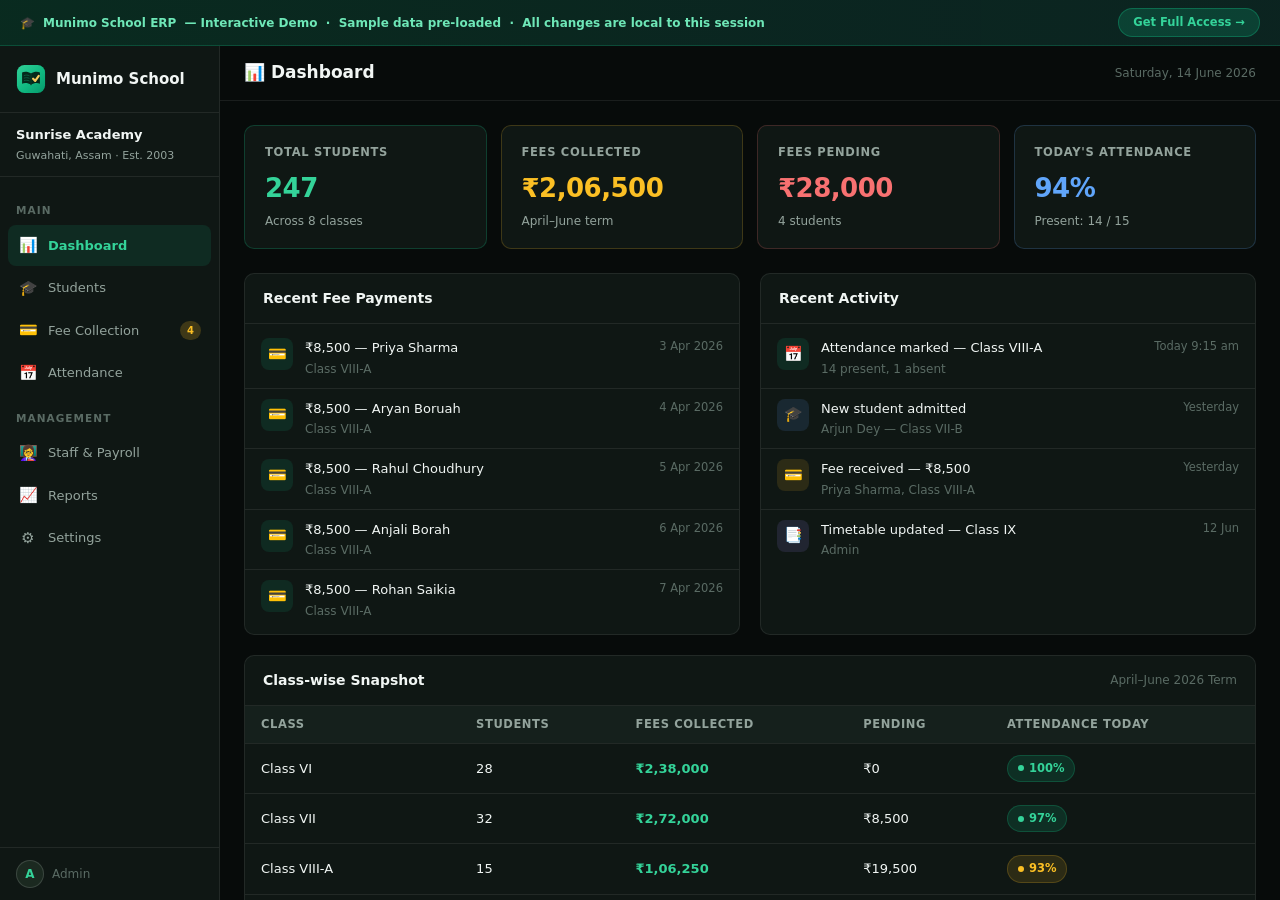
<file: demo/school/index.html>
<!DOCTYPE html>
<html lang="en">
<head>
<meta charset="UTF-8">
<meta name="viewport" content="width=device-width, initial-scale=1.0">
<title>Munimo School ERP — Interactive Demo</title>
<meta name="robots" content="noindex">
<link rel="icon" type="image/svg+xml" href="../../assets/munimo-icon.svg">
<style>
:root{
  --bg:#070b0a;--bg2:#0a100e;--surface:#0f1714;--surface2:#15201c;--surface3:#1b2920;
  --border:rgba(255,255,255,.08);--border2:rgba(255,255,255,.14);
  --text:#f1f6f4;--muted:#93a39c;--faint:#5a6b64;
  --em:#10b981;--em2:#34d399;--em3:#6ee7b7;
  --gold:#fbbf24;--red:#f87171;--blue:#60a5fa;--violet:#a78bfa;
  --r:10px;
}
*{box-sizing:border-box;margin:0;padding:0}
html,body{height:100%}
body{font-family:system-ui,-apple-system,'Segoe UI',Roboto,'Noto Sans',sans-serif;background:var(--bg);color:var(--text);font-size:14px;line-height:1.5;-webkit-font-smoothing:antialiased;display:flex;flex-direction:column;overflow:hidden}
a{color:inherit;text-decoration:none}
button{cursor:pointer;font-family:inherit}
input,select,textarea{font-family:inherit}

/* DEMO BANNER */
.demo-bar{background:linear-gradient(90deg,rgba(16,185,129,.18),rgba(45,212,191,.12));border-bottom:1px solid rgba(16,185,129,.25);padding:8px 20px;font-size:12px;font-weight:600;color:var(--em3);display:flex;align-items:center;justify-content:space-between;flex-shrink:0;gap:12px}
.demo-bar span{display:flex;align-items:center;gap:8px}
.demo-bar a{background:rgba(16,185,129,.2);border:1px solid rgba(16,185,129,.35);color:var(--em2);padding:5px 14px;border-radius:20px;font-size:11.5px;font-weight:700;white-space:nowrap}
.demo-bar a:hover{background:rgba(16,185,129,.3)}

/* APP SHELL */
.shell{flex:1;display:flex;overflow:hidden}

/* SIDEBAR */
.sidebar{width:220px;background:var(--surface);border-right:1px solid var(--border);display:flex;flex-direction:column;flex-shrink:0}
.sb-logo{padding:18px 16px;display:flex;align-items:center;gap:10px;border-bottom:1px solid var(--border);font-weight:800;font-size:15px}
.sb-logo-mark{width:30px;height:30px;border-radius:8px;display:flex;align-items:center;justify-content:center;flex-shrink:0;overflow:hidden}
.sb-school{padding:12px 16px;border-bottom:1px solid var(--border)}
.sb-school .nm{font-weight:700;font-size:13px;color:var(--text)}
.sb-school .info{font-size:11px;color:var(--muted);margin-top:3px}
.sb-nav{flex:1;padding:10px 8px;overflow-y:auto}
.sb-section{font-size:10.5px;font-weight:700;letter-spacing:.1em;text-transform:uppercase;color:var(--faint);padding:16px 8px 6px}
.sb-item{display:flex;align-items:center;gap:10px;padding:9px 10px;border-radius:8px;color:var(--muted);font-size:13px;font-weight:500;cursor:pointer;transition:all .15s;margin-bottom:2px}
.sb-item:hover{background:var(--surface2);color:var(--text)}
.sb-item.active{background:rgba(16,185,129,.12);color:var(--em2);font-weight:600}
.sb-item .ic{font-size:15px;width:20px;text-align:center}
.sb-item .badge{margin-left:auto;background:rgba(251,191,36,.2);color:var(--gold);font-size:10px;font-weight:700;padding:2px 7px;border-radius:10px}
.sb-foot{padding:12px 16px;border-top:1px solid var(--border);font-size:12px;color:var(--faint);display:flex;align-items:center;gap:8px}
.avatar{width:28px;height:28px;border-radius:50%;background:var(--surface3);border:1px solid var(--border2);display:flex;align-items:center;justify-content:center;font-size:12px;font-weight:700;color:var(--em2);flex-shrink:0}

/* MAIN */
.main{flex:1;overflow-y:auto;display:flex;flex-direction:column}
.topbar{padding:14px 24px;border-bottom:1px solid var(--border);display:flex;align-items:center;justify-content:space-between;gap:12px;background:var(--bg);flex-shrink:0;position:sticky;top:0;z-index:10}
.topbar h1{font-size:17px;font-weight:800}
.topbar .actions{display:flex;gap:10px}
.btn{display:inline-flex;align-items:center;gap:7px;padding:8px 16px;border-radius:8px;font-size:13px;font-weight:600;border:none;cursor:pointer;transition:all .15s}
.btn-primary{background:linear-gradient(135deg,#10b981,#059669);color:#04110c}
.btn-primary:hover{transform:translateY(-1px);box-shadow:0 4px 16px rgba(16,185,129,.35)}
.btn-ghost{background:var(--surface);color:var(--muted);border:1px solid var(--border2)}
.btn-ghost:hover{color:var(--text);border-color:var(--border2)}
.btn-sm{padding:5px 12px;font-size:12px;border-radius:6px}
.btn-danger{background:rgba(248,113,113,.15);color:var(--red);border:1px solid rgba(248,113,113,.25)}
.btn-danger:hover{background:rgba(248,113,113,.25)}

.content{padding:24px;flex:1}

/* STATS */
.stat-row{display:grid;grid-template-columns:repeat(4,1fr);gap:14px;margin-bottom:24px}
.stat{background:var(--surface);border:1px solid var(--border);border-radius:var(--r);padding:18px 20px}
.stat .lbl{font-size:11.5px;font-weight:600;color:var(--muted);text-transform:uppercase;letter-spacing:.06em;margin-bottom:8px}
.stat .val{font-size:26px;font-weight:900;letter-spacing:-.02em}
.stat .sub{font-size:12px;color:var(--muted);margin-top:4px}
.stat.em{border-color:rgba(16,185,129,.25)}
.stat.em .val{color:var(--em2)}
.stat.gold{border-color:rgba(251,191,36,.2)}
.stat.gold .val{color:var(--gold)}
.stat.blue{border-color:rgba(96,165,250,.2)}
.stat.blue .val{color:var(--blue)}
.stat.red{border-color:rgba(248,113,113,.2)}
.stat.red .val{color:var(--red)}

/* CARDS */
.card{background:var(--surface);border:1px solid var(--border);border-radius:var(--r);overflow:hidden;margin-bottom:20px}
.card-head{padding:14px 18px;border-bottom:1px solid var(--border);display:flex;align-items:center;justify-content:space-between;gap:10px}
.card-head h3{font-size:14px;font-weight:700}
.card-body{padding:0}

/* TABLE */
table{width:100%;border-collapse:collapse}
th{font-size:11.5px;font-weight:600;color:var(--muted);text-align:left;padding:10px 16px;border-bottom:1px solid var(--border);background:var(--surface2);text-transform:uppercase;letter-spacing:.05em}
td{padding:11px 16px;border-bottom:1px solid var(--border);font-size:13px;vertical-align:middle}
tr:last-child td{border-bottom:none}
tr:hover td{background:var(--surface2)}

/* STATUS PILLS */
.pill{display:inline-flex;align-items:center;gap:5px;padding:4px 10px;border-radius:20px;font-size:11.5px;font-weight:700}
.pill-green{background:rgba(16,185,129,.15);color:var(--em2);border:1px solid rgba(16,185,129,.25)}
.pill-red{background:rgba(248,113,113,.12);color:var(--red);border:1px solid rgba(248,113,113,.2)}
.pill-gold{background:rgba(251,191,36,.12);color:var(--gold);border:1px solid rgba(251,191,36,.2)}
.pill-blue{background:rgba(96,165,250,.12);color:var(--blue);border:1px solid rgba(96,165,250,.2)}
.pill::before{content:'';width:6px;height:6px;border-radius:50%;background:currentColor}

/* SEARCH BAR */
.search-bar{display:flex;align-items:center;gap:10px;padding:12px 16px;background:var(--surface2);border-bottom:1px solid var(--border)}
.search-bar input{flex:1;background:var(--bg2);border:1px solid var(--border2);border-radius:8px;padding:7px 12px;color:var(--text);font-size:13px;outline:none}
.search-bar input::placeholder{color:var(--faint)}
.search-bar input:focus{border-color:var(--em)}
.search-bar select{background:var(--bg2);border:1px solid var(--border2);border-radius:8px;padding:7px 12px;color:var(--text);font-size:13px;outline:none;cursor:pointer}

/* ATTENDANCE GRID */
.att-grid{padding:16px;display:grid;grid-template-columns:repeat(auto-fill,minmax(180px,1fr));gap:10px}
.att-card{background:var(--bg2);border:1px solid var(--border);border-radius:8px;padding:12px;display:flex;align-items:center;gap:10px;cursor:pointer;transition:all .15s;user-select:none}
.att-card:hover{border-color:var(--border2)}
.att-card.present{border-color:rgba(16,185,129,.4);background:rgba(16,185,129,.06)}
.att-card.absent{border-color:rgba(248,113,113,.35);background:rgba(248,113,113,.06)}
.att-card .roll{font-size:11px;color:var(--faint);font-weight:600;margin-bottom:3px}
.att-card .name{font-size:13px;font-weight:600;color:var(--text)}
.att-card .status{margin-left:auto;font-size:18px}

/* MODAL */
.modal-bg{position:fixed;inset:0;background:rgba(0,0,0,.65);backdrop-filter:blur(4px);z-index:100;display:flex;align-items:center;justify-content:center}
.modal{background:var(--surface);border:1px solid var(--border2);border-radius:16px;padding:28px;width:100%;max-width:480px;box-shadow:0 24px 80px rgba(0,0,0,.7)}
.modal h2{font-size:17px;font-weight:800;margin-bottom:20px}
.field{display:flex;flex-direction:column;gap:6px;margin-bottom:14px}
.field label{font-size:12px;font-weight:600;color:var(--muted)}
.field input,.field select{background:var(--bg2);border:1px solid var(--border2);border-radius:8px;padding:10px 12px;color:var(--text);font-size:13.5px;outline:none}
.field input:focus,.field select:focus{border-color:var(--em)}
.modal-foot{display:flex;gap:10px;justify-content:flex-end;margin-top:20px}

/* RECEIPT */
.receipt{background:var(--bg2);border:1px solid var(--border2);border-radius:10px;padding:18px;margin-top:16px;font-size:13px}
.receipt .r-head{text-align:center;margin-bottom:14px;padding-bottom:12px;border-bottom:1px dashed var(--border2)}
.receipt .r-head h4{font-size:16px;font-weight:900;color:var(--em2)}
.receipt .r-head p{color:var(--muted);font-size:12px;margin-top:4px}
.receipt .r-row{display:flex;justify-content:space-between;margin-bottom:8px}
.receipt .r-row.total{border-top:1px solid var(--border2);padding-top:10px;margin-top:6px;font-weight:700;font-size:14px}
.receipt .r-row.total .val{color:var(--em2)}

/* DASHBOARD RECENT */
.activity-list{padding:4px 0}
.act-item{display:flex;align-items:flex-start;gap:12px;padding:10px 16px;border-bottom:1px solid var(--border)}
.act-item:last-child{border-bottom:none}
.act-icon{width:32px;height:32px;border-radius:8px;display:flex;align-items:center;justify-content:center;font-size:15px;flex-shrink:0}
.act-text{flex:1}
.act-text .t{font-size:13px;font-weight:500;color:var(--text)}
.act-text .s{font-size:12px;color:var(--faint);margin-top:2px}
.act-time{font-size:11.5px;color:var(--faint);white-space:nowrap}

/* SCREEN TRANSITIONS */
.screen{display:none}
.screen.active{display:flex;flex-direction:column;min-height:100%}

/* EMPTY */
.empty{text-align:center;padding:48px 24px;color:var(--faint)}
.empty .ic{font-size:40px;margin-bottom:14px}
.empty p{font-size:15px;color:var(--muted)}

@media(max-width:900px){
  .sidebar{width:56px}
  .sb-logo span,.sb-school,.sb-item span:not(.ic),.sb-foot span{display:none}
  .sb-logo{justify-content:center;padding:14px 8px}
  .sb-item{justify-content:center;padding:10px}
  .sb-foot{justify-content:center;padding:12px}
  .stat-row{grid-template-columns:repeat(2,1fr)}
}
</style>
</head>
<body>

<!-- DEMO BANNER -->
<div class="demo-bar">
  <span>🎓 <strong>Munimo School ERP</strong> — Interactive Demo &nbsp;·&nbsp; Sample data pre-loaded &nbsp;·&nbsp; All changes are local to this session</span>
  <a href="../../index.html#quote">Get Full Access →</a>
</div>

<!-- APP SHELL -->
<div class="shell">

  <!-- SIDEBAR -->
  <aside class="sidebar">
    <div class="sb-logo">
      <div class="sb-logo-mark">
        <img src="../../assets/munimo-icon.svg" alt="" style="width:100%;height:100%;border-radius:8px">
      </div>
      <span>Munimo School</span>
    </div>
    <div class="sb-school">
      <div class="nm">Sunrise Academy</div>
      <div class="info">Guwahati, Assam · Est. 2003</div>
    </div>
    <nav class="sb-nav">
      <div class="sb-section">Main</div>
      <div class="sb-item active" data-screen="dashboard" onclick="nav(this)">
        <span class="ic">📊</span><span>Dashboard</span>
      </div>
      <div class="sb-item" data-screen="students" onclick="nav(this)">
        <span class="ic">🎓</span><span>Students</span>
      </div>
      <div class="sb-item" data-screen="fees" onclick="nav(this)">
        <span class="ic">💳</span><span>Fee Collection</span>
        <span class="badge" id="pendingBadge">4</span>
      </div>
      <div class="sb-item" data-screen="attendance" onclick="nav(this)">
        <span class="ic">📅</span><span>Attendance</span>
      </div>
      <div class="sb-section">Management</div>
      <div class="sb-item" data-screen="staff" onclick="nav(this)">
        <span class="ic">👩‍🏫</span><span>Staff &amp; Payroll</span>
      </div>
      <div class="sb-item" data-screen="reports" onclick="nav(this)">
        <span class="ic">📈</span><span>Reports</span>
      </div>
      <div class="sb-item" data-screen="settings" onclick="nav(this)">
        <span class="ic">⚙️</span><span>Settings</span>
      </div>
    </nav>
    <div class="sb-foot">
      <div class="avatar">A</div>
      <span>Admin</span>
    </div>
  </aside>

  <!-- MAIN CONTENT -->
  <main class="main">

    <!-- ─── DASHBOARD ─── -->
    <div class="screen active" id="screen-dashboard">
      <div class="topbar">
        <h1>📊 Dashboard</h1>
        <div style="font-size:12px;color:var(--faint)">Saturday, 14 June 2026</div>
      </div>
      <div class="content">
        <div class="stat-row">
          <div class="stat em">
            <div class="lbl">Total Students</div>
            <div class="val" id="stat-students">247</div>
            <div class="sub">Across 8 classes</div>
          </div>
          <div class="stat gold">
            <div class="lbl">Fees Collected</div>
            <div class="val" id="stat-collected">₹2,06,500</div>
            <div class="sub">April–June term</div>
          </div>
          <div class="stat red">
            <div class="lbl">Fees Pending</div>
            <div class="val" id="stat-pending">₹28,000</div>
            <div class="sub"><span id="stat-pending-count">4</span> students</div>
          </div>
          <div class="stat blue">
            <div class="lbl">Today's Attendance</div>
            <div class="val" id="stat-att">94%</div>
            <div class="sub" id="stat-att-sub">Present: 14 / 15</div>
          </div>
        </div>

        <div style="display:grid;grid-template-columns:1fr 1fr;gap:20px">
          <div class="card">
            <div class="card-head"><h3>Recent Fee Payments</h3></div>
            <div class="activity-list" id="recentFees"></div>
          </div>
          <div class="card">
            <div class="card-head"><h3>Recent Activity</h3></div>
            <div class="activity-list">
              <div class="act-item"><div class="act-icon" style="background:rgba(16,185,129,.12);color:var(--em2)">📅</div><div class="act-text"><div class="t">Attendance marked — Class VIII-A</div><div class="s">14 present, 1 absent</div></div><div class="act-time">Today 9:15 am</div></div>
              <div class="act-item"><div class="act-icon" style="background:rgba(96,165,250,.12);color:var(--blue)">🎓</div><div class="act-text"><div class="t">New student admitted</div><div class="s">Arjun Dey — Class VII-B</div></div><div class="act-time">Yesterday</div></div>
              <div class="act-item"><div class="act-icon" style="background:rgba(251,191,36,.12);color:var(--gold)">💳</div><div class="act-text"><div class="t">Fee received — ₹8,500</div><div class="s">Priya Sharma, Class VIII-A</div></div><div class="act-time">Yesterday</div></div>
              <div class="act-item"><div class="act-icon" style="background:rgba(167,139,250,.12);color:var(--violet)">📑</div><div class="act-text"><div class="t">Timetable updated — Class IX</div><div class="s">Admin</div></div><div class="act-time">12 Jun</div></div>
            </div>
          </div>
        </div>

        <div class="card" style="margin-top:0">
          <div class="card-head">
            <h3>Class-wise Snapshot</h3>
            <span style="font-size:12px;color:var(--faint)">April–June 2026 Term</span>
          </div>
          <table>
            <thead><tr><th>Class</th><th>Students</th><th>Fees Collected</th><th>Pending</th><th>Attendance Today</th></tr></thead>
            <tbody>
              <tr><td>Class VI</td><td>28</td><td><span style="color:var(--em2);font-weight:600">₹2,38,000</span></td><td>₹0</td><td><span class="pill pill-green">100%</span></td></tr>
              <tr><td>Class VII</td><td>32</td><td><span style="color:var(--em2);font-weight:600">₹2,72,000</span></td><td>₹8,500</td><td><span class="pill pill-green">97%</span></td></tr>
              <tr><td>Class VIII-A</td><td>15</td><td><span style="color:var(--em2);font-weight:600">₹1,06,250</span></td><td>₹19,500</td><td><span class="pill pill-gold">93%</span></td></tr>
              <tr><td>Class VIII-B</td><td>30</td><td><span style="color:var(--em2);font-weight:600">₹2,55,000</span></td><td>₹0</td><td><span class="pill pill-green">100%</span></td></tr>
              <tr><td>Class IX</td><td>34</td><td><span style="color:var(--em2);font-weight:600">₹3,23,000</span></td><td>₹0</td><td><span class="pill pill-green">97%</span></td></tr>
              <tr><td>Class X</td><td>38</td><td><span style="color:var(--em2);font-weight:600">₹3,80,000</span></td><td>₹0</td><td><span class="pill pill-green">95%</span></td></tr>
              <tr><td>Class XI-Science</td><td>36</td><td><span style="color:var(--em2);font-weight:600">₹3,96,000</span></td><td>₹0</td><td><span class="pill pill-green">92%</span></td></tr>
              <tr><td>Class XII-Science</td><td>34</td><td><span style="color:var(--em2);font-weight:600">₹3,57,000</span></td><td>₹0</td><td><span class="pill pill-green">97%</span></td></tr>
            </tbody>
          </table>
        </div>
      </div>
    </div>

    <!-- ─── STUDENTS ─── -->
    <div class="screen" id="screen-students">
      <div class="topbar">
        <h1>🎓 Students</h1>
        <div class="actions">
          <button class="btn btn-primary" onclick="openAddStudent()">+ Add Student</button>
        </div>
      </div>
      <div class="search-bar">
        <input id="studentSearch" type="text" placeholder="Search by name or roll number…" oninput="renderStudents()">
        <select id="classFilter" onchange="renderStudents()">
          <option value="">All Classes</option>
          <option>Class VI</option>
          <option>Class VII</option>
          <option>Class VIII-A</option>
          <option>Class VIII-B</option>
          <option>Class IX</option>
          <option>Class X</option>
          <option>Class XI-Science</option>
          <option>Class XII-Science</option>
        </select>
        <select id="feeFilter" onchange="renderStudents()">
          <option value="">All Fee Status</option>
          <option value="paid">Paid</option>
          <option value="pending">Pending</option>
        </select>
      </div>
      <div class="card" style="margin:16px;border-radius:var(--r)">
        <table>
          <thead><tr><th>Roll</th><th>Student Name</th><th>Class</th><th>Guardian</th><th>Phone</th><th>Fee Status</th><th></th></tr></thead>
          <tbody id="studentTable"></tbody>
        </table>
      </div>
    </div>

    <!-- ─── FEE COLLECTION ─── -->
    <div class="screen" id="screen-fees">
      <div class="topbar">
        <h1>💳 Fee Collection</h1>
        <div style="font-size:12px;color:var(--muted)">Term: April – June 2026 &nbsp;·&nbsp; Fee: ₹8,500 per student</div>
      </div>
      <div class="search-bar">
        <input id="feeSearch" type="text" placeholder="Search student…" oninput="renderFees()">
        <select id="feeClassFilter" onchange="renderFees()">
          <option value="">All Classes</option>
          <option>Class VI</option><option>Class VII</option><option>Class VIII-A</option>
          <option>Class VIII-B</option><option>Class IX</option><option>Class X</option>
          <option>Class XI-Science</option><option>Class XII-Science</option>
        </select>
        <select id="feeStatusFilter" onchange="renderFees()">
          <option value="">All Status</option>
          <option value="paid">Paid</option>
          <option value="pending">Pending</option>
        </select>
      </div>
      <div class="card" style="margin:16px">
        <table>
          <thead><tr><th>Roll</th><th>Student</th><th>Class</th><th>Fee Amount</th><th>Status</th><th>Date Paid</th><th></th></tr></thead>
          <tbody id="feeTable"></tbody>
        </table>
      </div>
    </div>

    <!-- ─── ATTENDANCE ─── -->
    <div class="screen" id="screen-attendance">
      <div class="topbar">
        <h1>📅 Attendance</h1>
        <div class="actions">
          <select id="attClass" onchange="renderAttendance()" style="background:var(--surface);border:1px solid var(--border2);border-radius:8px;padding:7px 12px;color:var(--text);font-size:13px">
            <option>Class VIII-A</option><option>Class VI</option><option>Class VII</option>
            <option>Class VIII-B</option><option>Class IX</option><option>Class X</option>
          </select>
          <button class="btn btn-ghost" onclick="markAll(true)">✓ All Present</button>
          <button class="btn btn-primary" onclick="submitAttendance()">Submit Attendance</button>
        </div>
      </div>
      <div style="padding:14px 20px;background:var(--surface2);border-bottom:1px solid var(--border);display:flex;align-items:center;gap:24px;font-size:13px">
        <span>Date: <strong>14 June 2026</strong></span>
        <span>Total: <strong id="attTotal">15</strong></span>
        <span style="color:var(--em2)">Present: <strong id="attPresent">14</strong></span>
        <span style="color:var(--red)">Absent: <strong id="attAbsent">1</strong></span>
        <span style="color:var(--muted);font-size:12px">Click a student card to toggle present / absent</span>
      </div>
      <div class="att-grid" id="attGrid"></div>
    </div>

    <!-- ─── STAFF ─── -->
    <div class="screen" id="screen-staff">
      <div class="topbar"><h1>👩‍🏫 Staff &amp; Payroll</h1></div>
      <div class="content">
        <div class="stat-row">
          <div class="stat em"><div class="lbl">Total Staff</div><div class="val">18</div><div class="sub">Teaching + Non-teaching</div></div>
          <div class="stat gold"><div class="lbl">Monthly Payroll</div><div class="val">₹4,82,000</div><div class="sub">June 2026</div></div>
          <div class="stat blue"><div class="lbl">Paid This Month</div><div class="val">18</div><div class="sub">All processed</div></div>
          <div class="stat"><div class="lbl">On Leave Today</div><div class="val">2</div><div class="sub">Approved</div></div>
        </div>
        <div class="card">
          <div class="card-head"><h3>Staff List</h3><button class="btn btn-primary btn-sm">+ Add Staff</button></div>
          <table>
            <thead><tr><th>Name</th><th>Designation</th><th>Subject</th><th>Monthly Salary</th><th>Status</th></tr></thead>
            <tbody>
              <tr><td>Mrs. Anita Borah</td><td>Senior Teacher</td><td>Mathematics</td><td>₹42,000</td><td><span class="pill pill-green">Active</span></td></tr>
              <tr><td>Mr. Rakesh Dey</td><td>Teacher</td><td>Science</td><td>₹38,000</td><td><span class="pill pill-green">Active</span></td></tr>
              <tr><td>Mrs. Sunita Choudhury</td><td>Teacher</td><td>English</td><td>₹36,000</td><td><span class="pill pill-green">Active</span></td></tr>
              <tr><td>Mr. Dipak Hazarika</td><td>Teacher</td><td>Social Science</td><td>₹34,000</td><td><span class="pill pill-green">Active</span></td></tr>
              <tr><td>Mrs. Rima Saikia</td><td>Teacher</td><td>Hindi</td><td>₹32,000</td><td><span class="pill pill-green">Active</span></td></tr>
              <tr><td>Mr. Nirjal Das</td><td>Lab Assistant</td><td>Science</td><td>₹22,000</td><td><span class="pill pill-gold">On Leave</span></td></tr>
              <tr><td>Mrs. Poonam Gupta</td><td>Teacher</td><td>Class VI Homeroom</td><td>₹30,000</td><td><span class="pill pill-green">Active</span></td></tr>
            </tbody>
          </table>
        </div>
      </div>
    </div>

    <!-- ─── REPORTS ─── -->
    <div class="screen" id="screen-reports">
      <div class="topbar"><h1>📈 Reports</h1></div>
      <div class="content">
        <div style="display:grid;grid-template-columns:repeat(3,1fr);gap:16px;margin-bottom:20px">
          <div class="card" style="margin-bottom:0;cursor:pointer;transition:border-color .2s" onmouseover="this.style.borderColor='rgba(16,185,129,.4)'" onmouseout="this.style.borderColor=''">
            <div style="padding:22px;text-align:center">
              <div style="font-size:28px;margin-bottom:10px">💳</div>
              <h3 style="font-size:14px;margin-bottom:6px">Fee Collection Report</h3>
              <p style="font-size:12px;color:var(--muted)">Term-wise, class-wise and student-wise</p>
              <button class="btn btn-ghost btn-sm" style="margin-top:12px;width:100%" onclick="alert('Report generated — in the full version, this downloads as PDF or Excel.')">Generate Report</button>
            </div>
          </div>
          <div class="card" style="margin-bottom:0;cursor:pointer;transition:border-color .2s" onmouseover="this.style.borderColor='rgba(16,185,129,.4)'" onmouseout="this.style.borderColor=''">
            <div style="padding:22px;text-align:center">
              <div style="font-size:28px;margin-bottom:10px">📅</div>
              <h3 style="font-size:14px;margin-bottom:6px">Attendance Report</h3>
              <p style="font-size:12px;color:var(--muted)">Monthly, class-wise and student-wise</p>
              <button class="btn btn-ghost btn-sm" style="margin-top:12px;width:100%" onclick="alert('Report generated — in the full version, this downloads as PDF or Excel.')">Generate Report</button>
            </div>
          </div>
          <div class="card" style="margin-bottom:0;cursor:pointer;transition:border-color .2s" onmouseover="this.style.borderColor='rgba(16,185,129,.4)'" onmouseout="this.style.borderColor=''">
            <div style="padding:22px;text-align:center">
              <div style="font-size:28px;margin-bottom:10px">👩‍🏫</div>
              <h3 style="font-size:14px;margin-bottom:6px">Staff Payroll Report</h3>
              <p style="font-size:12px;color:var(--muted)">Monthly salary sheets and payslips</p>
              <button class="btn btn-ghost btn-sm" style="margin-top:12px;width:100%" onclick="alert('Report generated — in the full version, this downloads as PDF or Excel.')">Generate Report</button>
            </div>
          </div>
          <div class="card" style="margin-bottom:0;cursor:pointer;transition:border-color .2s" onmouseover="this.style.borderColor='rgba(16,185,129,.4)'" onmouseout="this.style.borderColor=''">
            <div style="padding:22px;text-align:center">
              <div style="font-size:28px;margin-bottom:10px">📋</div>
              <h3 style="font-size:14px;margin-bottom:6px">Defaulter List</h3>
              <p style="font-size:12px;color:var(--muted)">Students with pending fees for follow-up</p>
              <button class="btn btn-ghost btn-sm" style="margin-top:12px;width:100%" onclick="showDefaulters()">View Defaulters</button>
            </div>
          </div>
          <div class="card" style="margin-bottom:0;cursor:pointer;transition:border-color .2s" onmouseover="this.style.borderColor='rgba(16,185,129,.4)'" onmouseout="this.style.borderColor=''">
            <div style="padding:22px;text-align:center">
              <div style="font-size:28px;margin-bottom:10px">📊</div>
              <h3 style="font-size:14px;margin-bottom:6px">Term Summary</h3>
              <p style="font-size:12px;color:var(--muted)">Complete term snapshot for management</p>
              <button class="btn btn-ghost btn-sm" style="margin-top:12px;width:100%" onclick="alert('Term summary generated — in the full version, this prints or exports to Excel.')">Generate</button>
            </div>
          </div>
          <div class="card" style="margin-bottom:0;cursor:pointer;transition:border-color .2s" onmouseover="this.style.borderColor='rgba(16,185,129,.4)'" onmouseout="this.style.borderColor=''">
            <div style="padding:22px;text-align:center">
              <div style="font-size:28px;margin-bottom:10px">💬</div>
              <h3 style="font-size:14px;margin-bottom:6px">Parent Notices</h3>
              <p style="font-size:12px;color:var(--muted)">SMS / WhatsApp fee reminders and notices</p>
              <button class="btn btn-ghost btn-sm" style="margin-top:12px;width:100%" onclick="alert('In the full version, this sends WhatsApp or SMS reminders to all parents with pending fees.')">Send Reminders</button>
            </div>
          </div>
        </div>
      </div>
    </div>

    <!-- ─── SETTINGS ─── -->
    <div class="screen" id="screen-settings">
      <div class="topbar"><h1>⚙️ Settings</h1></div>
      <div class="content" style="max-width:620px">
        <div class="card">
          <div class="card-head"><h3>School Information</h3></div>
          <div style="padding:18px;display:flex;flex-direction:column;gap:14px">
            <div class="field"><label>School Name</label><input value="Sunrise Academy"></div>
            <div class="field"><label>Affiliation Board</label><select><option>CBSE</option><option>ICSE</option><option>State Board</option><option selected>SEBA (Assam)</option></select></div>
            <div class="field"><label>Affiliation Number</label><input value="AS-2003-0847"></div>
            <div class="field"><label>Address</label><input value="Ganeshguri, Guwahati, Assam — 781006"></div>
            <div class="field"><label>Phone</label><input value="+91 98765 00100"></div>
            <div class="field"><label>Email</label><input value="admin@sunriseacademy.edu.in"></div>
            <button class="btn btn-primary btn-sm" style="width:fit-content" onclick="alert('Settings saved.')">Save Settings</button>
          </div>
        </div>
        <div class="card" style="margin-top:16px">
          <div class="card-head"><h3>Current Term</h3></div>
          <div style="padding:18px;display:flex;flex-direction:column;gap:14px">
            <div class="field"><label>Term Name</label><input value="April – June 2026"></div>
            <div class="field"><label>Fee per Student</label><input value="₹8,500"></div>
            <div class="field"><label>Late Fee (per month)</label><input value="₹200"></div>
            <button class="btn btn-primary btn-sm" style="width:fit-content" onclick="alert('Term settings saved.')">Save</button>
          </div>
        </div>
        <div class="card" style="margin-top:16px">
          <div class="card-head"><h3>Data</h3></div>
          <div style="padding:18px;display:flex;gap:10px">
            <button class="btn btn-ghost btn-sm" onclick="alert('In the full version, this downloads all your data as a ZIP file — students, fees, attendance.')">Export All Data</button>
            <button class="btn btn-ghost btn-sm" onclick="alert('In the full version, this imports students from an Excel file.')">Import from Excel</button>
          </div>
        </div>
      </div>
    </div>

  </main>
</div>

<!-- MODALS -->
<div class="modal-bg" id="feeModal" style="display:none">
  <div class="modal">
    <h2>Record Fee Payment</h2>
    <div id="feeModalContent"></div>
    <div class="modal-foot">
      <button class="btn btn-ghost" onclick="closeModal('feeModal')">Cancel</button>
      <button class="btn btn-primary" onclick="confirmFee()">Confirm &amp; Print Receipt</button>
    </div>
  </div>
</div>

<div class="modal-bg" id="addStudentModal" style="display:none">
  <div class="modal">
    <h2>Add New Student</h2>
    <div style="display:grid;grid-template-columns:1fr 1fr;gap:12px">
      <div class="field"><label>Full Name</label><input id="ns-name" placeholder="Student's full name"></div>
      <div class="field"><label>Class</label><select id="ns-class"><option>Class VI</option><option>Class VII</option><option selected>Class VIII-A</option><option>Class VIII-B</option><option>Class IX</option><option>Class X</option><option>Class XI-Science</option><option>Class XII-Science</option></select></div>
      <div class="field"><label>Roll Number</label><input id="ns-roll" type="number" placeholder="e.g. 16"></div>
      <div class="field"><label>Date of Birth</label><input id="ns-dob" type="date"></div>
      <div class="field"><label>Guardian Name</label><input id="ns-guardian" placeholder="Father/Mother name"></div>
      <div class="field"><label>Guardian Phone</label><input id="ns-phone" type="tel" placeholder="+91 98765 00000"></div>
    </div>
    <div class="modal-foot">
      <button class="btn btn-ghost" onclick="closeModal('addStudentModal')">Cancel</button>
      <button class="btn btn-primary" onclick="addStudent()">Add Student</button>
    </div>
  </div>
</div>

<div class="modal-bg" id="receiptModal" style="display:none">
  <div class="modal">
    <h2>Fee Receipt</h2>
    <div id="receiptContent"></div>
    <div class="modal-foot">
      <button class="btn btn-ghost" onclick="closeModal('receiptModal')">Close</button>
      <button class="btn btn-primary" onclick="alert('In the full version, this prints the receipt on your school letterhead.')">🖨 Print Receipt</button>
    </div>
  </div>
</div>

<div class="modal-bg" id="defaulterModal" style="display:none">
  <div class="modal" style="max-width:540px">
    <h2>Fee Defaulters — April–June 2026</h2>
    <div id="defaulterList"></div>
    <div class="modal-foot"><button class="btn btn-primary" onclick="closeModal('defaulterModal');alert('In the full version, this sends WhatsApp reminders to all 4 parents instantly.')">📱 Send WhatsApp Reminders</button><button class="btn btn-ghost" onclick="closeModal('defaulterModal')">Close</button></div>
  </div>
</div>

<script>
const STUDENTS = [
  {id:1,name:"Priya Sharma",cls:"Class VIII-A",roll:1,guardian:"Rajesh Sharma",phone:"+91 98765 43210",fee:"paid",datePaid:"3 Apr 2026"},
  {id:2,name:"Aryan Boruah",cls:"Class VIII-A",roll:2,guardian:"Manoj Boruah",phone:"+91 94352 11200",fee:"paid",datePaid:"4 Apr 2026"},
  {id:3,name:"Sneha Das",cls:"Class VIII-A",roll:3,guardian:"Sunil Das",phone:"+91 99541 78900",fee:"pending",datePaid:""},
  {id:4,name:"Rahul Choudhury",cls:"Class VIII-A",roll:4,guardian:"Anil Choudhury",phone:"+91 86374 52100",fee:"paid",datePaid:"5 Apr 2026"},
  {id:5,name:"Anjali Borah",cls:"Class VIII-A",roll:5,guardian:"Dipak Borah",phone:"+91 97060 33900",fee:"paid",datePaid:"6 Apr 2026"},
  {id:6,name:"Rohan Saikia",cls:"Class VIII-A",roll:6,guardian:"Jiten Saikia",phone:"+91 88225 99100",fee:"paid",datePaid:"7 Apr 2026"},
  {id:7,name:"Pallavi Dey",cls:"Class VIII-A",roll:7,guardian:"Satya Dey",phone:"+91 94012 44500",fee:"paid",datePaid:"7 Apr 2026"},
  {id:8,name:"Bishal Nath",cls:"Class VIII-A",roll:8,guardian:"Suren Nath",phone:"+91 70990 11200",fee:"paid",datePaid:"8 Apr 2026"},
  {id:9,name:"Asha Gogoi",cls:"Class VIII-A",roll:9,guardian:"Tarun Gogoi",phone:"+91 90855 77300",fee:"paid",datePaid:"9 Apr 2026"},
  {id:10,name:"Deepak Boro",cls:"Class VIII-A",roll:10,guardian:"Hemanta Boro",phone:"+91 98641 22100",fee:"pending",datePaid:""},
  {id:11,name:"Nisha Kalita",cls:"Class VIII-A",roll:11,guardian:"Pranab Kalita",phone:"+91 86012 55500",fee:"paid",datePaid:"10 Apr 2026"},
  {id:12,name:"Arun Phukan",cls:"Class VIII-A",roll:12,guardian:"Mridul Phukan",phone:"+91 92072 88800",fee:"paid",datePaid:"11 Apr 2026"},
  {id:13,name:"Riya Bezbaruah",cls:"Class VIII-A",roll:13,guardian:"Nipen Bezbaruah",phone:"+91 63541 11200",fee:"paid",datePaid:"12 Apr 2026"},
  {id:14,name:"Saurav Medhi",cls:"Class VIII-A",roll:14,guardian:"Tapan Medhi",phone:"+91 97060 44400",fee:"pending",datePaid:""},
  {id:15,name:"Arjun Dey",cls:"Class VIII-A",roll:15,guardian:"Suresh Dey",phone:"+91 88760 22100",fee:"pending",datePaid:""},

  {id:20,name:"Reema Singh",cls:"Class VII",roll:1,guardian:"Amar Singh",phone:"+91 94352 77800",fee:"paid",datePaid:"2 Apr 2026"},
  {id:21,name:"Kunal Tiwari",cls:"Class VII",roll:2,guardian:"Ramesh Tiwari",phone:"+91 99541 33200",fee:"paid",datePaid:"3 Apr 2026"},
  {id:22,name:"Simran Kaur",cls:"Class VII",roll:3,guardian:"Harbhajan Singh",phone:"+91 86374 66700",fee:"paid",datePaid:"4 Apr 2026"},

  {id:30,name:"Abhinav Das",cls:"Class IX",roll:1,guardian:"Pranab Das",phone:"+91 97060 55500",fee:"paid",datePaid:"1 Apr 2026"},
  {id:31,name:"Priti Sarma",cls:"Class IX",roll:2,guardian:"Biren Sarma",phone:"+91 88225 44400",fee:"paid",datePaid:"2 Apr 2026"},

  {id:40,name:"Ramesh Sharma",cls:"Class X",roll:1,guardian:"Vijay Sharma",phone:"+91 94012 33300",fee:"paid",datePaid:"1 Apr 2026"},
  {id:41,name:"Kavita Nair",cls:"Class X",roll:2,guardian:"Suresh Nair",phone:"+91 70990 88800",fee:"paid",datePaid:"2 Apr 2026"},
];

let attendance = {};
STUDENTS.filter(s=>s.cls==="Class VIII-A").forEach(s=>{ attendance[s.id] = s.id!==3; });

let pendingPayee = null;

function nav(el){
  document.querySelectorAll('.sb-item').forEach(e=>e.classList.remove('active'));
  el.classList.add('active');
  const sc = el.dataset.screen;
  document.querySelectorAll('.screen').forEach(e=>e.classList.remove('active'));
  document.getElementById('screen-'+sc).classList.add('active');
  if(sc==='students') renderStudents();
  if(sc==='fees') renderFees();
  if(sc==='attendance') renderAttendance();
}

function renderStudents(){
  const q = document.getElementById('studentSearch').value.toLowerCase();
  const cls = document.getElementById('classFilter').value;
  const fs = document.getElementById('feeFilter').value;
  const filtered = STUDENTS.filter(s=>{
    if(q && !s.name.toLowerCase().includes(q) && !String(s.roll).includes(q)) return false;
    if(cls && s.cls!==cls) return false;
    if(fs && s.fee!==fs) return false;
    return true;
  });
  const tb = document.getElementById('studentTable');
  if(!filtered.length){tb.innerHTML='<tr><td colspan="7" style="text-align:center;padding:32px;color:var(--faint)">No students found</td></tr>';return;}
  tb.innerHTML = filtered.map(s=>`
    <tr>
      <td style="color:var(--muted)">${s.roll}</td>
      <td style="font-weight:600">${s.name}</td>
      <td>${s.cls}</td>
      <td style="color:var(--muted)">${s.guardian}</td>
      <td style="color:var(--muted)">${s.phone}</td>
      <td><span class="pill ${s.fee==='paid'?'pill-green':'pill-red'}">${s.fee==='paid'?'Paid':'Pending'}</span></td>
      <td><button class="btn btn-ghost btn-sm" onclick='viewStudent(${s.id})'>View</button></td>
    </tr>`).join('');
}

function viewStudent(id){
  const s = STUDENTS.find(x=>x.id===id);
  alert(`Student: ${s.name}\nClass: ${s.cls} · Roll: ${s.roll}\nGuardian: ${s.guardian}\nPhone: ${s.phone}\nFee: ${s.fee==='paid'?'Paid on '+s.datePaid:'Pending — ₹8,500 due'}`);
}

function renderFees(){
  const q = document.getElementById('feeSearch').value.toLowerCase();
  const cls = document.getElementById('feeClassFilter').value;
  const fs = document.getElementById('feeStatusFilter').value;
  const filtered = STUDENTS.filter(s=>{
    if(q && !s.name.toLowerCase().includes(q)) return false;
    if(cls && s.cls!==cls) return false;
    if(fs && s.fee!==fs) return false;
    return true;
  });
  document.getElementById('feeTable').innerHTML = filtered.map(s=>`
    <tr>
      <td style="color:var(--muted)">${s.roll}</td>
      <td style="font-weight:600">${s.name}</td>
      <td>${s.cls}</td>
      <td>₹8,500</td>
      <td><span class="pill ${s.fee==='paid'?'pill-green':'pill-red'}">${s.fee==='paid'?'Paid':'Pending'}</span></td>
      <td style="color:var(--muted)">${s.datePaid||'—'}</td>
      <td>${s.fee==='pending'?`<button class="btn btn-primary btn-sm" onclick="openFeeModal(${s.id})">Receive Fee</button>`:`<button class="btn btn-ghost btn-sm" onclick="showReceipt(${s.id})">Receipt</button>`}</td>
    </tr>`).join('');
}

function openFeeModal(id){
  pendingPayee = id;
  const s = STUDENTS.find(x=>x.id===id);
  document.getElementById('feeModalContent').innerHTML = `
    <div style="background:var(--surface2);border-radius:8px;padding:14px;margin-bottom:16px">
      <div style="font-weight:700;font-size:15px;margin-bottom:4px">${s.name}</div>
      <div style="color:var(--muted);font-size:13px">${s.cls} · Roll ${s.roll} · Guardian: ${s.guardian}</div>
    </div>
    <div class="field"><label>Fee Amount</label><input value="₹8,500" readonly style="color:var(--em2);font-weight:700"></div>
    <div class="field"><label>Payment Mode</label>
      <select><option>Cash</option><option>UPI / PhonePe</option><option>Bank Transfer</option><option>Cheque</option></select>
    </div>
    <div class="field"><label>Date</label><input type="date" value="2026-06-14"></div>
    <div class="field"><label>Remarks (optional)</label><input placeholder="e.g. Late fee included"></div>`;
  document.getElementById('feeModal').style.display='flex';
}

function confirmFee(){
  if(!pendingPayee) return;
  const s = STUDENTS.find(x=>x.id===pendingPayee);
  s.fee = 'paid';
  s.datePaid = '14 Jun 2026';
  closeModal('feeModal');
  updateStats();
  renderFees();
  showReceipt(pendingPayee);
  pendingPayee = null;
}

function showReceipt(id){
  const s = STUDENTS.find(x=>x.id===id);
  document.getElementById('receiptContent').innerHTML = `
    <div class="receipt">
      <div class="r-head">
        <h4>Sunrise Academy</h4>
        <p>Ganeshguri, Guwahati, Assam · +91 98765 00100</p>
        <p style="margin-top:6px;font-size:11px;color:var(--faint)">FEE RECEIPT · Receipt No: SR-2026-${String(id).padStart(4,'0')}</p>
      </div>
      <div class="r-row"><span style="color:var(--muted)">Student</span><span style="font-weight:600">${s.name}</span></div>
      <div class="r-row"><span style="color:var(--muted)">Class</span><span>${s.cls} · Roll ${s.roll}</span></div>
      <div class="r-row"><span style="color:var(--muted)">Term</span><span>April – June 2026</span></div>
      <div class="r-row"><span style="color:var(--muted)">Date</span><span>${s.datePaid}</span></div>
      <div class="r-row"><span style="color:var(--muted)">Tuition Fee</span><span>₹8,000</span></div>
      <div class="r-row"><span style="color:var(--muted)">Activities &amp; Sports</span><span>₹500</span></div>
      <div class="r-row total"><span>Total Received</span><span class="val">₹8,500</span></div>
    </div>`;
  document.getElementById('receiptModal').style.display='flex';
}

function renderAttendance(){
  const cls = document.getElementById('attClass').value;
  const students = STUDENTS.filter(s=>s.cls===cls);
  if(!students.length){
    document.getElementById('attGrid').innerHTML = '<div class="empty"><div class="ic">📅</div><p>No students in this class</p></div>';
    return;
  }
  students.forEach(s=>{ if(attendance[s.id]===undefined) attendance[s.id]=true; });
  document.getElementById('attGrid').innerHTML = students.map(s=>`
    <div class="att-card ${attendance[s.id]?'present':'absent'}" id="att-${s.id}" onclick="toggleAtt(${s.id})">
      <div style="flex:1">
        <div class="roll">Roll ${s.roll}</div>
        <div class="name">${s.name}</div>
      </div>
      <div class="status">${attendance[s.id]?'✅':'❌'}</div>
    </div>`).join('');
  updateAttCounts(students);
}

function toggleAtt(id){
  attendance[id] = !attendance[id];
  const card = document.getElementById('att-'+id);
  card.classList.toggle('present', attendance[id]);
  card.classList.toggle('absent', !attendance[id]);
  card.querySelector('.status').textContent = attendance[id]?'✅':'❌';
  const cls = document.getElementById('attClass').value;
  updateAttCounts(STUDENTS.filter(s=>s.cls===cls));
}

function markAll(val){
  const cls = document.getElementById('attClass').value;
  STUDENTS.filter(s=>s.cls===cls).forEach(s=>{ attendance[s.id]=val; });
  renderAttendance();
}

function updateAttCounts(students){
  const p = students.filter(s=>attendance[s.id]).length;
  const tot = students.length;
  document.getElementById('attTotal').textContent = tot;
  document.getElementById('attPresent').textContent = p;
  document.getElementById('attAbsent').textContent = tot-p;
}

function submitAttendance(){
  const cls = document.getElementById('attClass').value;
  const students = STUDENTS.filter(s=>s.cls===cls);
  const p = students.filter(s=>attendance[s.id]).length;
  alert(`Attendance submitted for ${cls}\n\nPresent: ${p}\nAbsent: ${students.length-p}\n\nIn the full version, this is saved to the server and visible to management instantly.`);
}

function updateStats(){
  const pending = STUDENTS.filter(s=>s.fee==='pending');
  document.getElementById('stat-pending-count').textContent = pending.length;
  document.getElementById('stat-pending').textContent = '₹'+(pending.length*8500).toLocaleString('en-IN');
  const paid = STUDENTS.filter(s=>s.fee==='paid');
  document.getElementById('stat-collected').textContent = '₹'+(paid.length*8500).toLocaleString('en-IN');
  document.getElementById('pendingBadge').textContent = pending.length;
}

function openAddStudent(){
  document.getElementById('addStudentModal').style.display='flex';
}

function addStudent(){
  const name = document.getElementById('ns-name').value.trim();
  const cls  = document.getElementById('ns-class').value;
  const roll = document.getElementById('ns-roll').value;
  const guardian = document.getElementById('ns-guardian').value.trim();
  const phone = document.getElementById('ns-phone').value.trim();
  if(!name||!roll){alert('Please enter at least name and roll number.');return;}
  STUDENTS.push({id:Date.now(),name,cls,roll:+roll,guardian:guardian||'—',phone:phone||'—',fee:'pending',datePaid:''});
  document.getElementById('stat-students').textContent = STUDENTS.length;
  closeModal('addStudentModal');
  renderStudents();
  alert(`${name} added to ${cls}.`);
}

function closeModal(id){ document.getElementById(id).style.display='none'; }

function showDefaulters(){
  const d = STUDENTS.filter(s=>s.fee==='pending');
  document.getElementById('defaulterList').innerHTML = `
    <table style="width:100%;margin-bottom:8px">
      <thead><tr><th>Student</th><th>Class</th><th>Amount Due</th><th>Guardian Phone</th></tr></thead>
      <tbody>${d.map(s=>`<tr><td style="font-weight:600">${s.name}</td><td>${s.cls}</td><td style="color:var(--red);font-weight:700">₹8,500</td><td style="color:var(--muted)">${s.phone}</td></tr>`).join('')}</tbody>
    </table>
    <p style="font-size:12px;color:var(--faint)">Total pending: ₹${(d.length*8500).toLocaleString('en-IN')} from ${d.length} students</p>`;
  document.getElementById('defaulterModal').style.display='flex';
}

function buildRecentFees(){
  const paid = STUDENTS.filter(s=>s.fee==='paid').slice(0,5);
  document.getElementById('recentFees').innerHTML = paid.map(s=>`
    <div class="act-item">
      <div class="act-icon" style="background:rgba(16,185,129,.12);color:var(--em2)">💳</div>
      <div class="act-text"><div class="t">₹8,500 — ${s.name}</div><div class="s">${s.cls}</div></div>
      <div class="act-time">${s.datePaid}</div>
    </div>`).join('');
}

document.querySelectorAll('.modal-bg').forEach(m=>{
  m.addEventListener('click', e=>{ if(e.target===m) m.style.display='none'; });
});

buildRecentFees();
renderStudents();
renderFees();
renderAttendance();
</script>
</body>
</html>
</file>
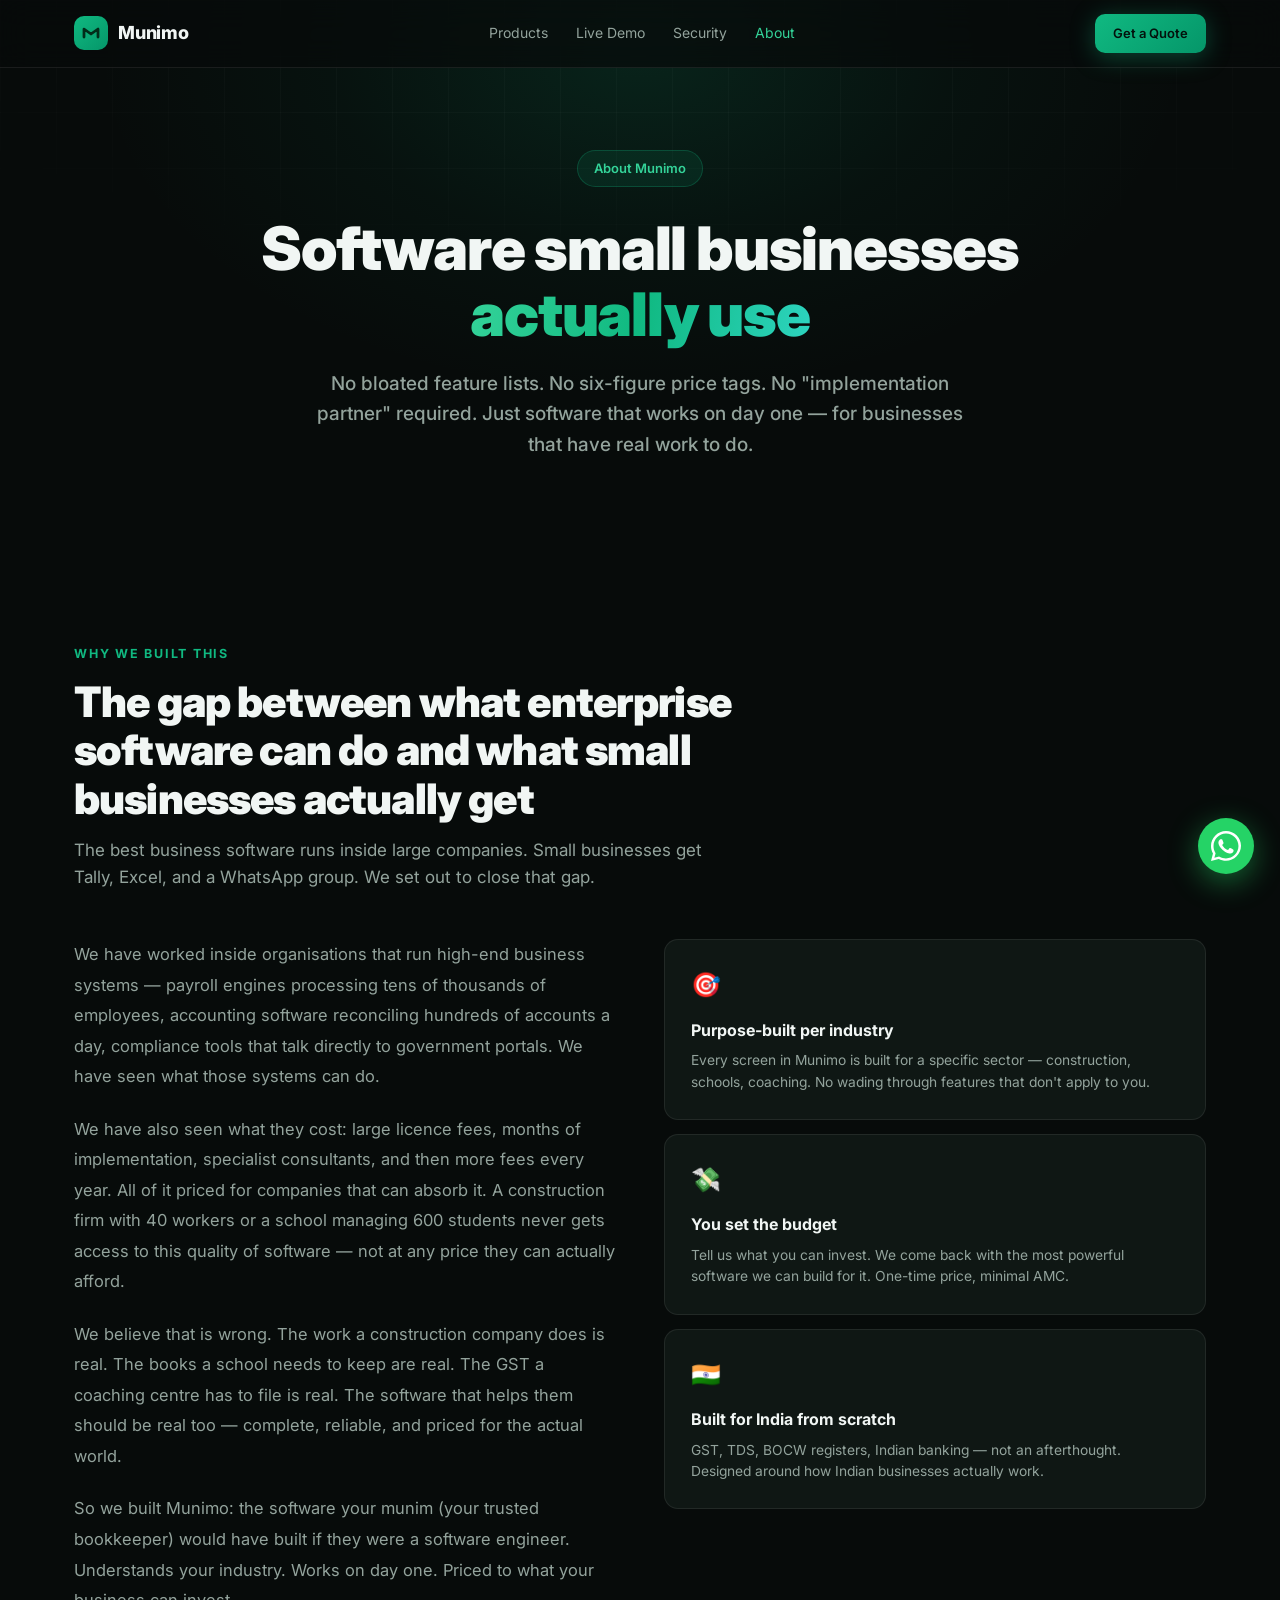
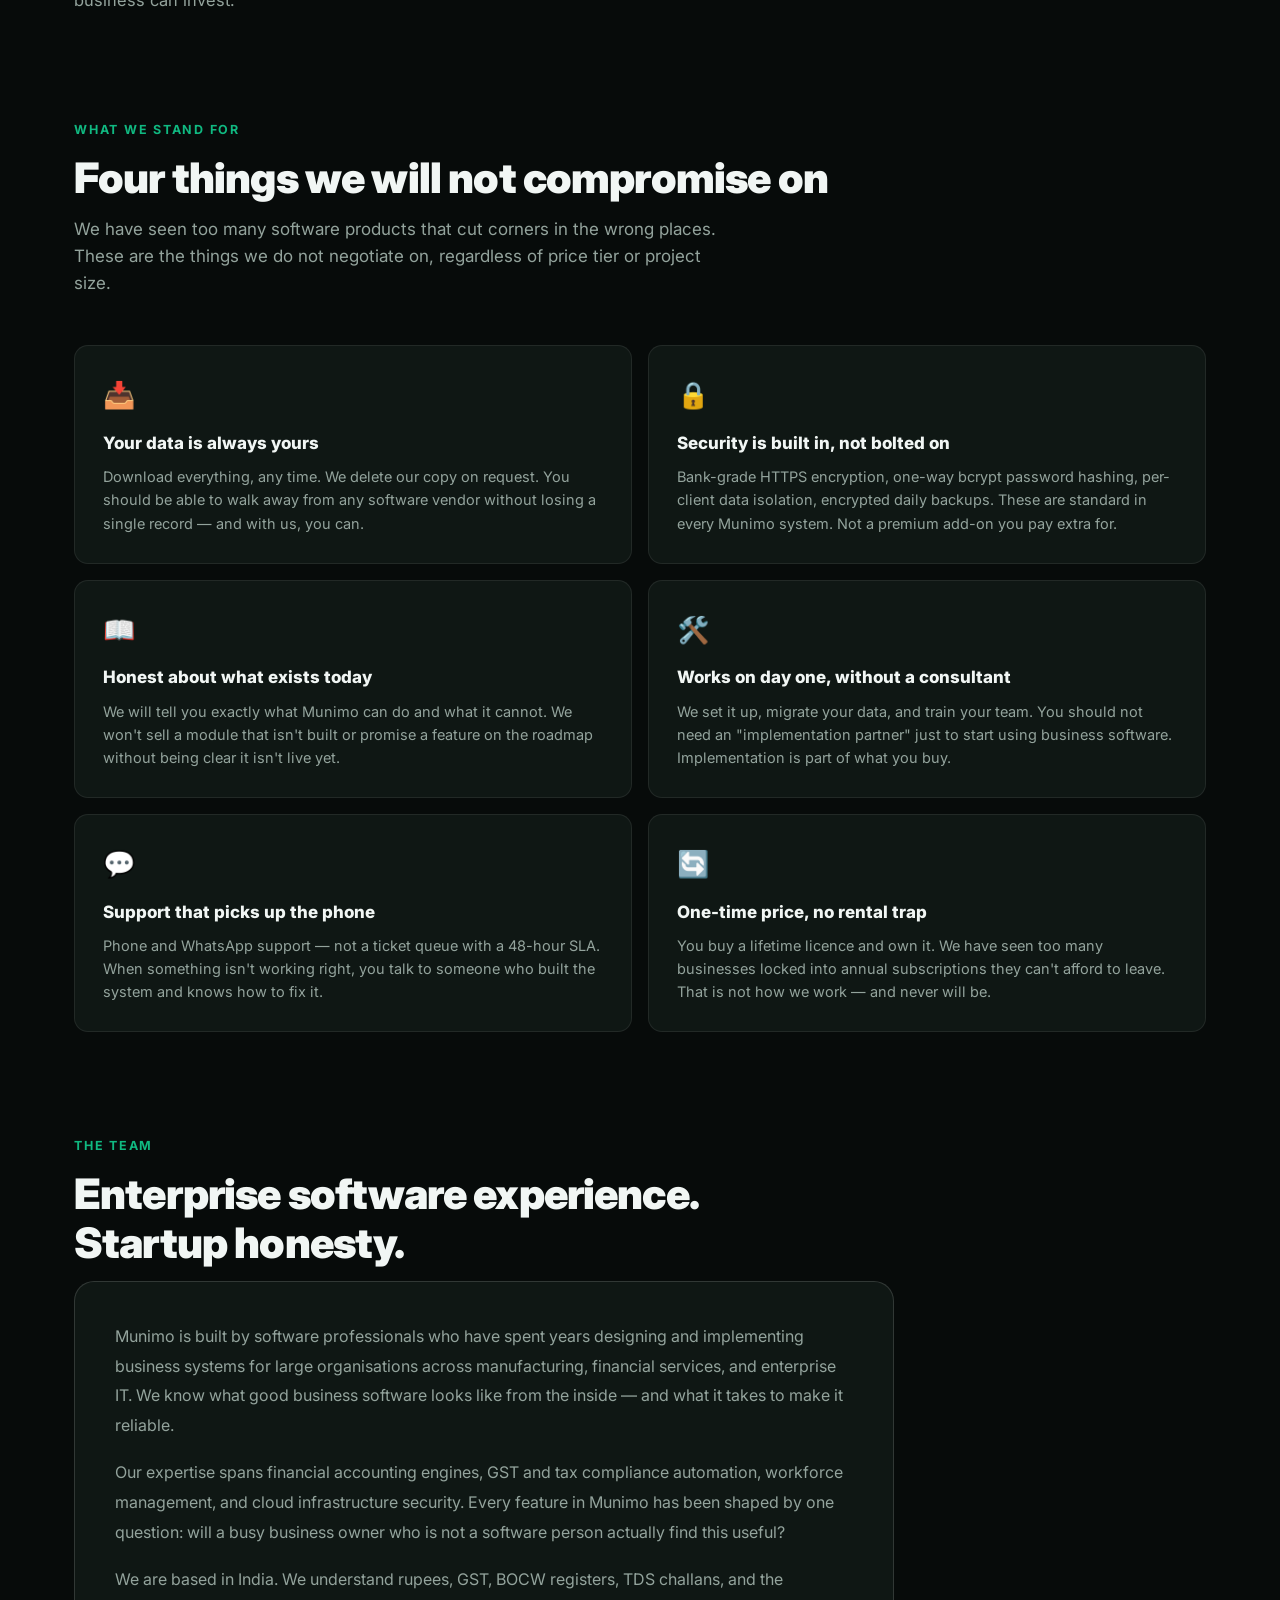
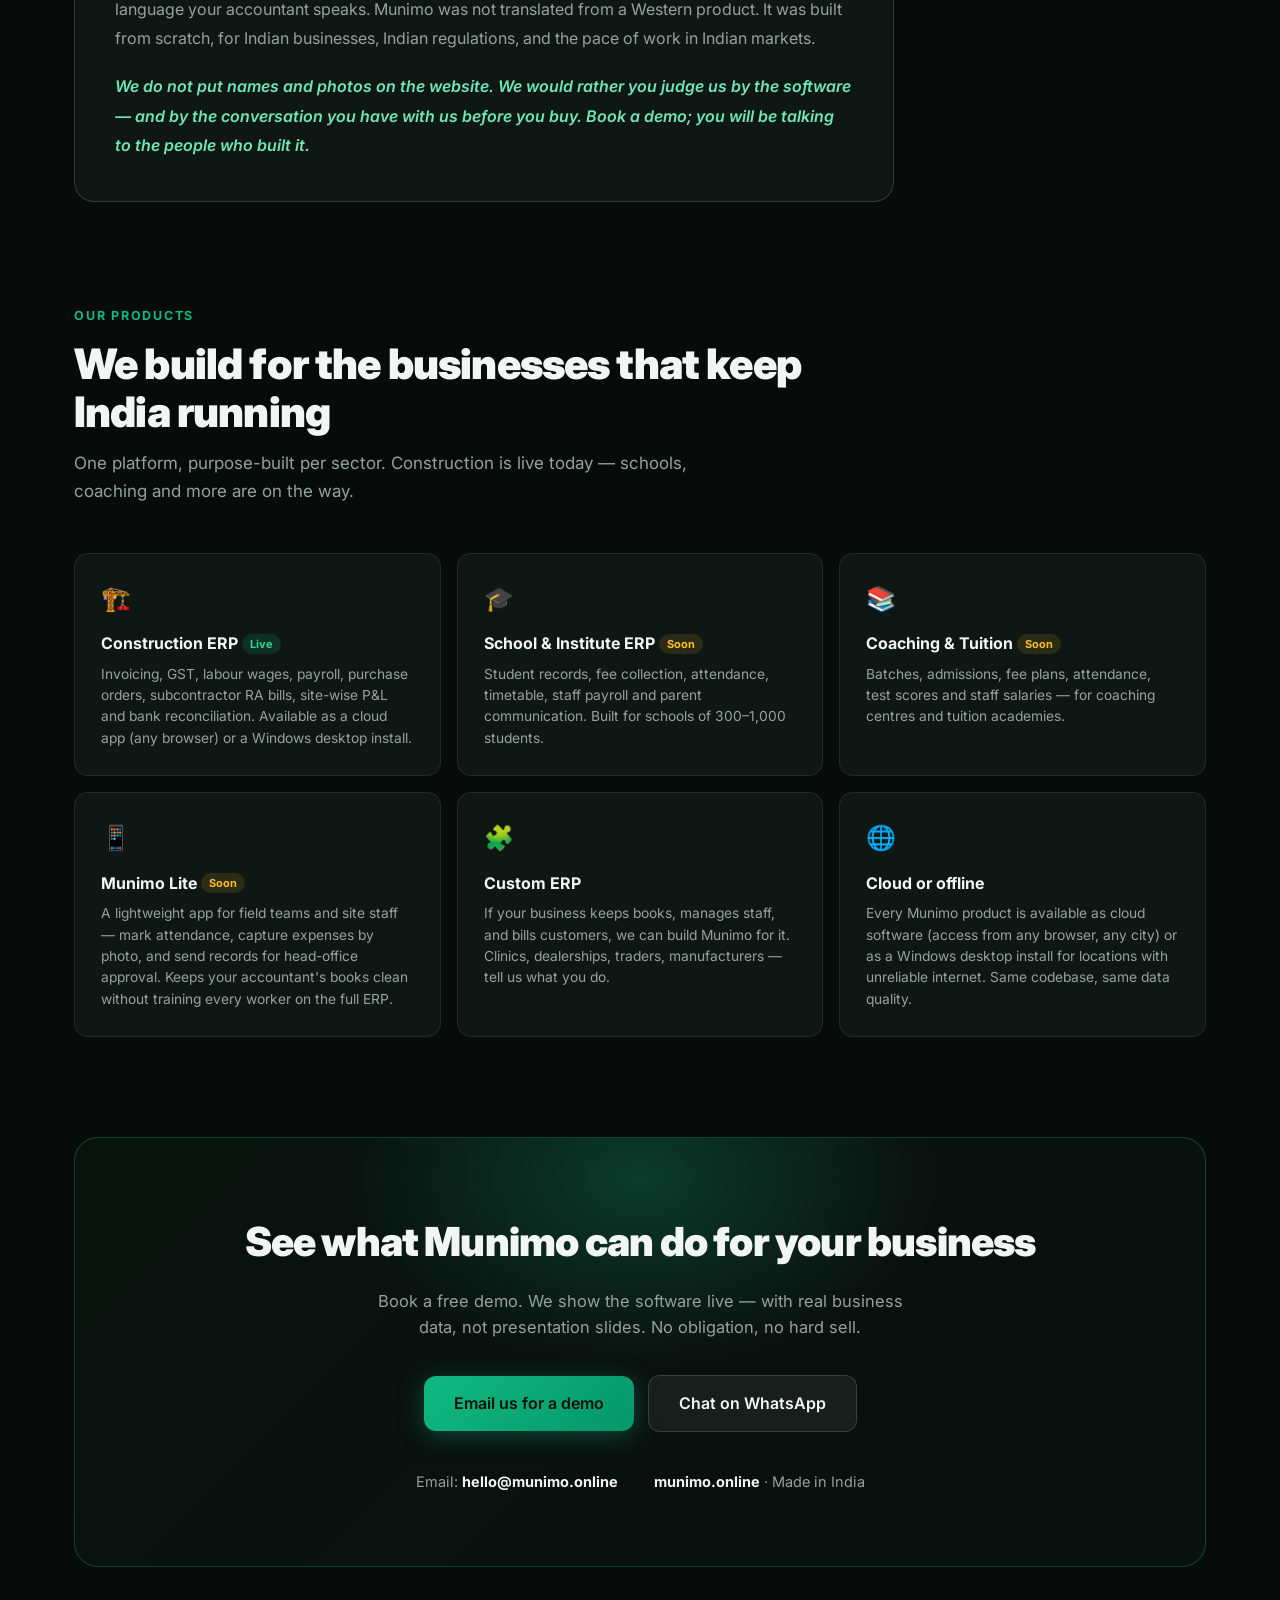
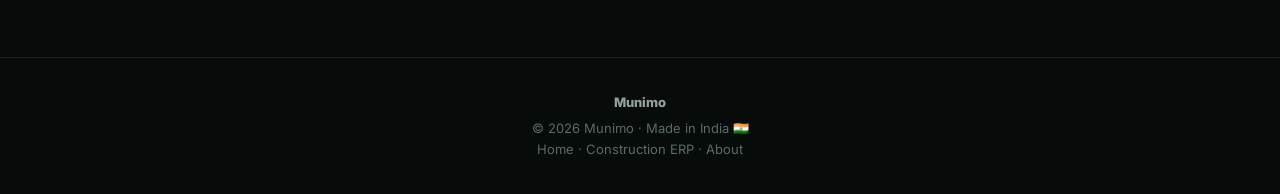
<file: about.html>
<!DOCTYPE html>
<html lang="en">
<head>
<meta charset="UTF-8">
<meta name="viewport" content="width=device-width, initial-scale=1.0">
<title>About Munimo — Smart Business Software, Built in India</title>
<meta name="description" content="Munimo builds affordable, enterprise-quality business software for small and growing companies — construction, schools, coaching and more. Simple to use. Built in India.">
<meta name="author" content="Munimo">
<meta property="og:title" content="About Munimo — Smart Business Software">
<meta property="og:description" content="We build software that small businesses actually use — complete, affordable, and ready on day one.">
<meta property="og:type" content="website">
<meta name="robots" content="index, follow">
<link rel="icon" type="image/svg+xml" href="assets/munimo-icon.svg">
<link rel="icon" type="image/png" sizes="32x32" href="assets/favicon-32.png">
<link rel="apple-touch-icon" href="assets/favicon-180.png">
<link rel="canonical" href="https://munimo.online/about">
<link rel="preconnect" href="https://fonts.googleapis.com">
<link href="https://fonts.googleapis.com/css2?family=Inter:wght@400;500;600;700;800;900&display=swap" rel="stylesheet">
<style>
:root{
  --bg:#070b0a; --bg2:#0a100e; --surface:#0f1714; --surface2:#15201c;
  --border:rgba(255,255,255,.08); --border2:rgba(255,255,255,.14);
  --text:#f1f6f4; --muted:#93a39c; --faint:#5a6b64;
  --em:#10b981; --em2:#34d399; --em3:#6ee7b7;
  --teal:#2dd4bf; --gold:#fbbf24; --red:#f87171; --blue:#60a5fa; --violet:#a78bfa;
  --radius:14px;
}
*{box-sizing:border-box;margin:0;padding:0}
html{scroll-behavior:smooth}
body{font-family:'Inter',system-ui,sans-serif;background:var(--bg);color:var(--text);font-size:16px;line-height:1.6;-webkit-font-smoothing:antialiased;overflow-x:hidden}
a{color:inherit;text-decoration:none}
::selection{background:rgba(16,185,129,.3)}

.nav{position:fixed;top:0;left:0;right:0;z-index:100;backdrop-filter:blur(16px);background:rgba(7,11,10,.72);border-bottom:1px solid var(--border)}
.nav-inner{max-width:1180px;margin:0 auto;display:flex;align-items:center;justify-content:space-between;padding:14px 24px}
.logo{display:flex;align-items:center;gap:10px;font-weight:800;font-size:18px;letter-spacing:-.01em}
.logo-mark{width:34px;height:34px;border-radius:10px;background:linear-gradient(135deg,#10b981,#059669);display:flex;align-items:center;justify-content:center}
.nav-links{display:flex;gap:28px;align-items:center;font-size:14px;color:var(--muted)}
.nav-links a:hover{color:var(--text)}
.nav-links a.active{color:var(--em2)}
.btn{display:inline-flex;align-items:center;gap:8px;padding:11px 22px;border-radius:10px;font-size:14px;font-weight:600;cursor:pointer;border:none;transition:all .2s}
.btn-primary{background:linear-gradient(135deg,#10b981,#059669);color:#04110c;box-shadow:0 4px 24px rgba(16,185,129,.35)}
.btn-primary:hover{transform:translateY(-1px);box-shadow:0 8px 32px rgba(16,185,129,.5)}
.btn-ghost{background:rgba(255,255,255,.06);color:var(--text);border:1px solid var(--border2)}
.btn-ghost:hover{background:rgba(255,255,255,.1)}
.btn-lg{padding:15px 30px;font-size:16px;border-radius:12px}
.nav-cta{padding:9px 18px;font-size:13px}
@media(max-width:880px){.nav-links{display:none}}

.hero{position:relative;padding:150px 24px 80px;text-align:center;overflow:hidden}
.hero::before{content:'';position:absolute;top:-300px;left:50%;transform:translateX(-50%);width:1100px;height:700px;background:radial-gradient(ellipse,rgba(16,185,129,.14) 0%,rgba(5,150,105,.05) 40%,transparent 70%);pointer-events:none}
.hero::after{content:'';position:absolute;inset:0;background-image:linear-gradient(rgba(255,255,255,.022) 1px,transparent 1px),linear-gradient(90deg,rgba(255,255,255,.022) 1px,transparent 1px);background-size:56px 56px;mask-image:radial-gradient(ellipse 70% 55% at 50% 0%,#000 50%,transparent 100%);pointer-events:none}
.hero-inner{position:relative;max-width:900px;margin:0 auto;z-index:1}
.hero-badge{display:inline-flex;align-items:center;gap:8px;background:rgba(16,185,129,.1);border:1px solid rgba(16,185,129,.25);color:var(--em2);font-size:13px;font-weight:600;padding:7px 16px;border-radius:30px;margin-bottom:28px}
.hero h1{font-size:clamp(34px,5.5vw,60px);font-weight:900;line-height:1.1;letter-spacing:-.02em;margin-bottom:22px}
.hero h1 .grad{background:linear-gradient(100deg,#34d399,#10b981 50%,#2dd4bf);-webkit-background-clip:text;background-clip:text;color:transparent}
.hero-sub{font-size:clamp(16px,2vw,19px);color:var(--muted);max-width:680px;margin:0 auto;font-weight:500}

.sec{max-width:1180px;margin:0 auto;padding:100px 24px 0}
.sec-tag{display:inline-block;font-size:12.5px;font-weight:700;letter-spacing:.14em;text-transform:uppercase;color:var(--em);margin-bottom:14px}
.sec h2{font-size:clamp(26px,3.8vw,42px);font-weight:900;letter-spacing:-.02em;line-height:1.15;margin-bottom:14px;max-width:760px}
.sec-sub{font-size:17px;color:var(--muted);max-width:660px;margin-bottom:48px}

.two-col{display:grid;grid-template-columns:1fr 1fr;gap:48px;align-items:start}
@media(max-width:860px){.two-col{grid-template-columns:1fr}}

.body-text p{font-size:16.5px;line-height:1.85;color:var(--muted);margin-bottom:22px}
.body-text p:last-child{margin-bottom:0}

.sgrid{display:grid;grid-template-columns:repeat(3,1fr);gap:16px}
.scard{background:var(--surface);border:1px solid var(--border);border-radius:var(--radius);padding:26px;transition:border-color .25s}
.scard:hover{border-color:rgba(16,185,129,.3)}
.scard .ic{font-size:24px;margin-bottom:13px}
.scard h3{font-size:16px;font-weight:700;margin-bottom:7px}
.scard p{font-size:13.8px;color:var(--muted);line-height:1.55}
@media(max-width:860px){.sgrid{grid-template-columns:1fr 1fr}}
@media(max-width:560px){.sgrid{grid-template-columns:1fr}}

.values-grid{display:grid;grid-template-columns:repeat(2,1fr);gap:16px}
.val{background:var(--surface);border:1px solid var(--border);border-radius:var(--radius);padding:28px;transition:border-color .25s}
.val:hover{border-color:rgba(16,185,129,.3)}
.val .ic{font-size:26px;margin-bottom:14px}
.val h3{font-size:17px;font-weight:800;margin-bottom:8px}
.val p{font-size:14.5px;color:var(--muted);line-height:1.6}
@media(max-width:680px){.values-grid{grid-template-columns:1fr}}

.team-box{background:var(--surface);border:1px solid var(--border2);border-radius:20px;padding:40px;max-width:820px}
.team-box p{font-size:16px;line-height:1.85;color:var(--muted);margin-bottom:18px}
.team-box p:last-child{margin-bottom:0}
.team-box .em-line{color:var(--em3);font-weight:600;font-style:italic}

.final{position:relative;max-width:1180px;margin:100px auto 0;padding:0 24px 90px}
.final-box{position:relative;border-radius:24px;overflow:hidden;background:linear-gradient(135deg,#08130e,#0a100e 60%);border:1px solid rgba(16,185,129,.3);padding:72px 40px;text-align:center}
.final-box::before{content:'';position:absolute;top:-150px;left:50%;transform:translateX(-50%);width:600px;height:380px;background:radial-gradient(ellipse,rgba(16,185,129,.25),transparent 70%);pointer-events:none}
.final-box h2{position:relative;font-size:clamp(26px,4vw,40px);font-weight:900;margin-bottom:14px;letter-spacing:-.02em}
.final-box p{position:relative;color:var(--muted);font-size:16.5px;max-width:540px;margin:0 auto 34px}
.final-contacts{position:relative;display:flex;gap:36px;justify-content:center;flex-wrap:wrap;margin-top:38px;font-size:14.5px;color:var(--muted)}
.final-contacts b{color:var(--text)}

footer{border-top:1px solid var(--border);padding:34px 24px;text-align:center;color:var(--faint);font-size:13px}
footer .f-logo{font-weight:800;color:var(--muted);margin-bottom:6px}
footer a{color:var(--faint)}
footer a:hover{color:var(--muted)}

.rv{opacity:0;transform:translateY(26px);transition:opacity .7s ease,transform .7s ease}
.rv.in{opacity:1;transform:none}

.wa{position:fixed;bottom:26px;right:26px;z-index:90;width:56px;height:56px;border-radius:50%;background:#25D366;display:flex;align-items:center;justify-content:center;box-shadow:0 8px 30px rgba(37,211,102,.45);transition:transform .2s}
.wa:hover{transform:scale(1.1)}
.wa svg{width:30px;height:30px;fill:#fff}
</style>
</head>
<body>

<nav class="nav">
  <div class="nav-inner">
    <a href="index.html" class="logo">
      <span class="logo-mark"><svg width="20" height="20" viewBox="0 0 40 40" fill="none"><path d="M6 28 L6 12 L20 22 L34 12 L34 28" stroke="#022c1a" stroke-width="5.5" stroke-linecap="round" stroke-linejoin="round"/></svg></span>
      Munimo
    </a>
    <div class="nav-links">
      <a href="index.html#products">Products</a>
      <a href="index.html#demo">Live Demo</a>
      <a href="index.html#security">Security</a>
      <a href="about.html" class="active">About</a>
    </div>
    <a href="index.html#quote" class="btn btn-primary nav-cta">Get a Quote</a>
  </div>
</nav>

<header class="hero">
  <div class="hero-inner">
    <div class="hero-badge">About Munimo</div>
    <h1>Software small businesses<br><span class="grad">actually use</span></h1>
    <p class="hero-sub">No bloated feature lists. No six-figure price tags. No "implementation partner" required. Just software that works on day one — for businesses that have real work to do.</p>
  </div>
</header>

<section class="sec">
  <div class="rv">
    <span class="sec-tag">Why We Built This</span>
    <h2>The gap between what enterprise software can do and what small businesses actually get</h2>
    <p class="sec-sub">The best business software runs inside large companies. Small businesses get Tally, Excel, and a WhatsApp group. We set out to close that gap.</p>
  </div>
  <div class="two-col rv">
    <div class="body-text">
      <p>We have worked inside organisations that run high-end business systems — payroll engines processing tens of thousands of employees, accounting software reconciling hundreds of accounts a day, compliance tools that talk directly to government portals. We have seen what those systems can do.</p>
      <p>We have also seen what they cost: large licence fees, months of implementation, specialist consultants, and then more fees every year. All of it priced for companies that can absorb it. A construction firm with 40 workers or a school managing 600 students never gets access to this quality of software — not at any price they can actually afford.</p>
      <p>We believe that is wrong. The work a construction company does is real. The books a school needs to keep are real. The GST a coaching centre has to file is real. The software that helps them should be real too — complete, reliable, and priced for the actual world.</p>
      <p>So we built Munimo: the software your munim (your trusted bookkeeper) would have built if they were a software engineer. Understands your industry. Works on day one. Priced to what your business can invest.</p>
    </div>
    <div class="sgrid" style="grid-template-columns:1fr;gap:14px">
      <div class="scard"><div class="ic">🎯</div><h3>Purpose-built per industry</h3><p>Every screen in Munimo is built for a specific sector — construction, schools, coaching. No wading through features that don't apply to you.</p></div>
      <div class="scard"><div class="ic">💸</div><h3>You set the budget</h3><p>Tell us what you can invest. We come back with the most powerful software we can build for it. One-time price, minimal AMC.</p></div>
      <div class="scard"><div class="ic">🇮🇳</div><h3>Built for India from scratch</h3><p>GST, TDS, BOCW registers, Indian banking — not an afterthought. Designed around how Indian businesses actually work.</p></div>
    </div>
  </div>
</section>

<section class="sec">
  <div class="rv">
    <span class="sec-tag">What We Stand For</span>
    <h2>Four things we will not compromise on</h2>
    <p class="sec-sub">We have seen too many software products that cut corners in the wrong places. These are the things we do not negotiate on, regardless of price tier or project size.</p>
  </div>
  <div class="values-grid rv">
    <div class="val">
      <div class="ic">📥</div>
      <h3>Your data is always yours</h3>
      <p>Download everything, any time. We delete our copy on request. You should be able to walk away from any software vendor without losing a single record — and with us, you can.</p>
    </div>
    <div class="val">
      <div class="ic">🔒</div>
      <h3>Security is built in, not bolted on</h3>
      <p>Bank-grade HTTPS encryption, one-way bcrypt password hashing, per-client data isolation, encrypted daily backups. These are standard in every Munimo system. Not a premium add-on you pay extra for.</p>
    </div>
    <div class="val">
      <div class="ic">📖</div>
      <h3>Honest about what exists today</h3>
      <p>We will tell you exactly what Munimo can do and what it cannot. We won't sell a module that isn't built or promise a feature on the roadmap without being clear it isn't live yet.</p>
    </div>
    <div class="val">
      <div class="ic">🛠️</div>
      <h3>Works on day one, without a consultant</h3>
      <p>We set it up, migrate your data, and train your team. You should not need an "implementation partner" just to start using business software. Implementation is part of what you buy.</p>
    </div>
    <div class="val">
      <div class="ic">💬</div>
      <h3>Support that picks up the phone</h3>
      <p>Phone and WhatsApp support — not a ticket queue with a 48-hour SLA. When something isn't working right, you talk to someone who built the system and knows how to fix it.</p>
    </div>
    <div class="val">
      <div class="ic">🔄</div>
      <h3>One-time price, no rental trap</h3>
      <p>You buy a lifetime licence and own it. We have seen too many businesses locked into annual subscriptions they can't afford to leave. That is not how we work — and never will be.</p>
    </div>
  </div>
</section>

<section class="sec">
  <div class="rv">
    <span class="sec-tag">The Team</span>
    <h2>Enterprise software experience. Startup honesty.</h2>
  </div>
  <div class="team-box rv">
    <p>Munimo is built by software professionals who have spent years designing and implementing business systems for large organisations across manufacturing, financial services, and enterprise IT. We know what good business software looks like from the inside — and what it takes to make it reliable.</p>
    <p>Our expertise spans financial accounting engines, GST and tax compliance automation, workforce management, and cloud infrastructure security. Every feature in Munimo has been shaped by one question: will a busy business owner who is not a software person actually find this useful?</p>
    <p>We are based in India. We understand rupees, GST, BOCW registers, TDS challans, and the language your accountant speaks. Munimo was not translated from a Western product. It was built from scratch, for Indian businesses, Indian regulations, and the pace of work in Indian markets.</p>
    <p class="em-line">We do not put names and photos on the website. We would rather you judge us by the software — and by the conversation you have with us before you buy. Book a demo; you will be talking to the people who built it.</p>
  </div>
</section>

<section class="sec">
  <div class="rv">
    <span class="sec-tag">Our Products</span>
    <h2>We build for the businesses that keep India running</h2>
    <p class="sec-sub">One platform, purpose-built per sector. Construction is live today — schools, coaching and more are on the way.</p>
  </div>
  <div class="sgrid rv">
    <div class="scard"><div class="ic">🏗️</div><h3>Construction ERP <span style="font-size:11px;background:rgba(16,185,129,.15);color:var(--em2);padding:3px 8px;border-radius:20px;font-weight:700;vertical-align:middle">Live</span></h3><p>Invoicing, GST, labour wages, payroll, purchase orders, subcontractor RA bills, site-wise P&amp;L and bank reconciliation. Available as a cloud app (any browser) or a Windows desktop install.</p></div>
    <div class="scard"><div class="ic">🎓</div><h3>School &amp; Institute ERP <span style="font-size:11px;background:rgba(251,191,36,.12);color:var(--gold);padding:3px 8px;border-radius:20px;font-weight:700;vertical-align:middle">Soon</span></h3><p>Student records, fee collection, attendance, timetable, staff payroll and parent communication. Built for schools of 300–1,000 students.</p></div>
    <div class="scard"><div class="ic">📚</div><h3>Coaching &amp; Tuition <span style="font-size:11px;background:rgba(251,191,36,.12);color:var(--gold);padding:3px 8px;border-radius:20px;font-weight:700;vertical-align:middle">Soon</span></h3><p>Batches, admissions, fee plans, attendance, test scores and staff salaries — for coaching centres and tuition academies.</p></div>
    <div class="scard"><div class="ic">📱</div><h3>Munimo Lite <span style="font-size:11px;background:rgba(251,191,36,.12);color:var(--gold);padding:3px 8px;border-radius:20px;font-weight:700;vertical-align:middle">Soon</span></h3><p>A lightweight app for field teams and site staff — mark attendance, capture expenses by photo, and send records for head-office approval. Keeps your accountant's books clean without training every worker on the full ERP.</p></div>
    <div class="scard"><div class="ic">🧩</div><h3>Custom ERP</h3><p>If your business keeps books, manages staff, and bills customers, we can build Munimo for it. Clinics, dealerships, traders, manufacturers — tell us what you do.</p></div>
    <div class="scard"><div class="ic">🌐</div><h3>Cloud or offline</h3><p>Every Munimo product is available as cloud software (access from any browser, any city) or as a Windows desktop install for locations with unreliable internet. Same codebase, same data quality.</p></div>
  </div>
</section>

<section class="final">
  <div class="final-box rv">
    <h2>See what Munimo can do for your business</h2>
    <p>Book a free demo. We show the software live — with real business data, not presentation slides. No obligation, no hard sell.</p>
    <a href="mailto:hello@munimo.online?subject=Demo%20request%20—%20Munimo" class="btn btn-primary btn-lg">Email us for a demo</a>
    <a href="https://wa.me/919599942248?text=Hi%2C%20I%20want%20to%20know%20more%20about%20Munimo" target="_blank" rel="noopener" class="btn btn-ghost btn-lg" style="margin-left:10px">Chat on WhatsApp</a>
    <div class="final-contacts">
      <span>Email: <b>hello@munimo.online</b></span>
      <span><b>munimo.online</b> · Made in India</span>
    </div>
  </div>
</section>

<footer>
  <div class="f-logo">Munimo</div>
  © 2026 Munimo · Made in India 🇮🇳<br>
  <a href="index.html">Home</a> · <a href="constructpro.html">Construction ERP</a> · <a href="about.html">About</a>
</footer>

<a class="wa" href="https://wa.me/919599942248?text=Hi%2C%20I%20want%20to%20know%20more%20about%20Munimo" target="_blank" rel="noopener" aria-label="WhatsApp us">
  <svg viewBox="0 0 32 32"><path d="M16 0C7.2 0 0 7.2 0 16c0 2.8.7 5.5 2.1 7.9L0 32l8.3-2.2c2.3 1.3 4.9 1.9 7.7 1.9 8.8 0 16-7.2 16-16S24.8 0 16 0zm0 29.2c-2.4 0-4.8-.6-6.9-1.8l-.5-.3-5 1.3 1.3-4.8-.3-.5C3.3 21 2.7 18.5 2.7 16 2.7 8.7 8.7 2.7 16 2.7S29.3 8.7 29.3 16 23.3 29.2 16 29.2zm7.3-9.8c-.4-.2-2.4-1.2-2.7-1.3-.4-.1-.6-.2-.9.2-.3.4-1 1.3-1.3 1.6-.2.3-.5.3-.9.1-.4-.2-1.7-.6-3.2-2-1.2-1-2-2.3-2.2-2.7-.2-.4 0-.6.2-.8.2-.2.4-.5.6-.7.2-.2.3-.4.4-.7.1-.3.1-.5 0-.7-.1-.2-.9-2.2-1.2-3-.3-.8-.7-.7-.9-.7h-.8c-.3 0-.7.1-1.1.5-.4.4-1.4 1.4-1.4 3.4s1.4 3.9 1.6 4.2c.2.3 2.8 4.3 6.8 6 .9.4 1.7.7 2.3.9 1 .3 1.8.3 2.5.2.8-.1 2.4-1 2.7-1.9.3-.9.3-1.7.2-1.9-.1-.2-.4-.3-.8-.5z"/></svg>
</a>

<script>
const io = new IntersectionObserver(es=>es.forEach(e=>{
  if(e.isIntersecting){ e.target.classList.add('in'); io.unobserve(e.target); }
}),{threshold:.12});
document.querySelectorAll('.rv').forEach(el=>io.observe(el));
</script>
</body>
</html>
</file>
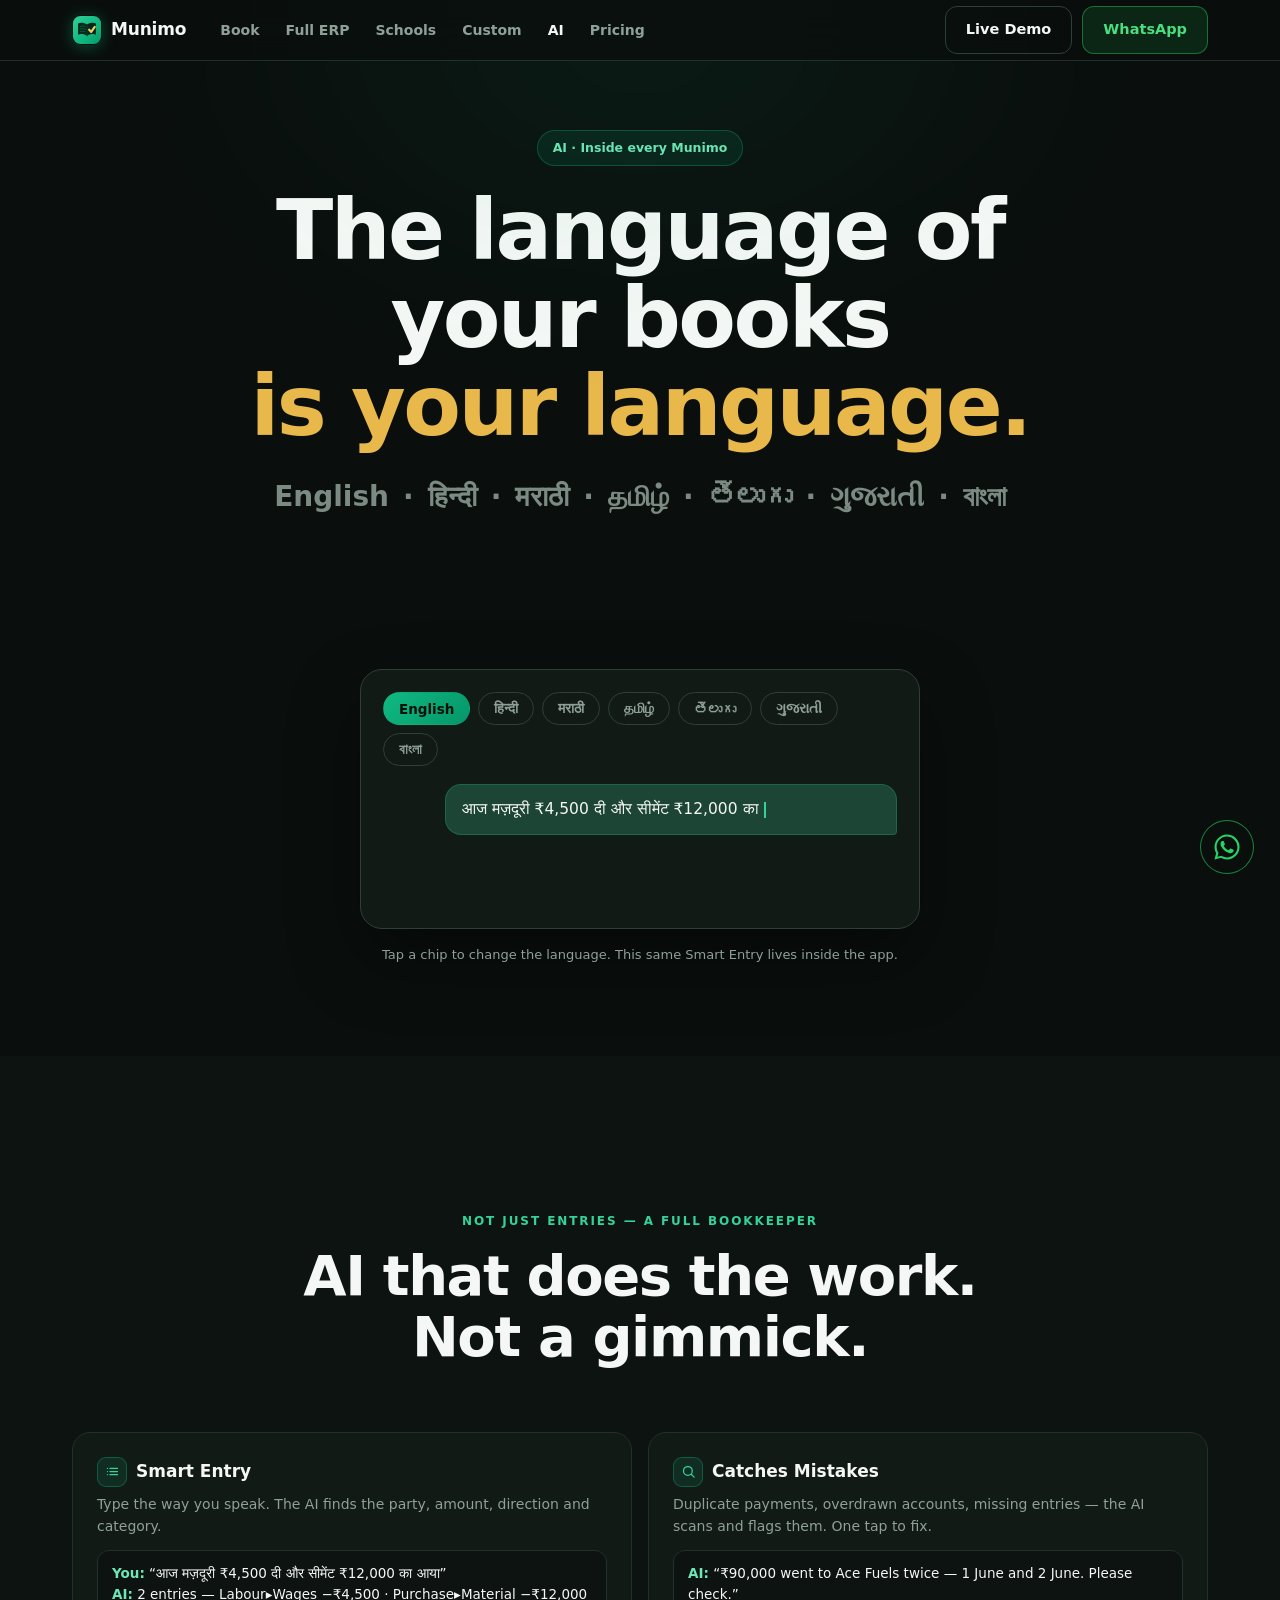
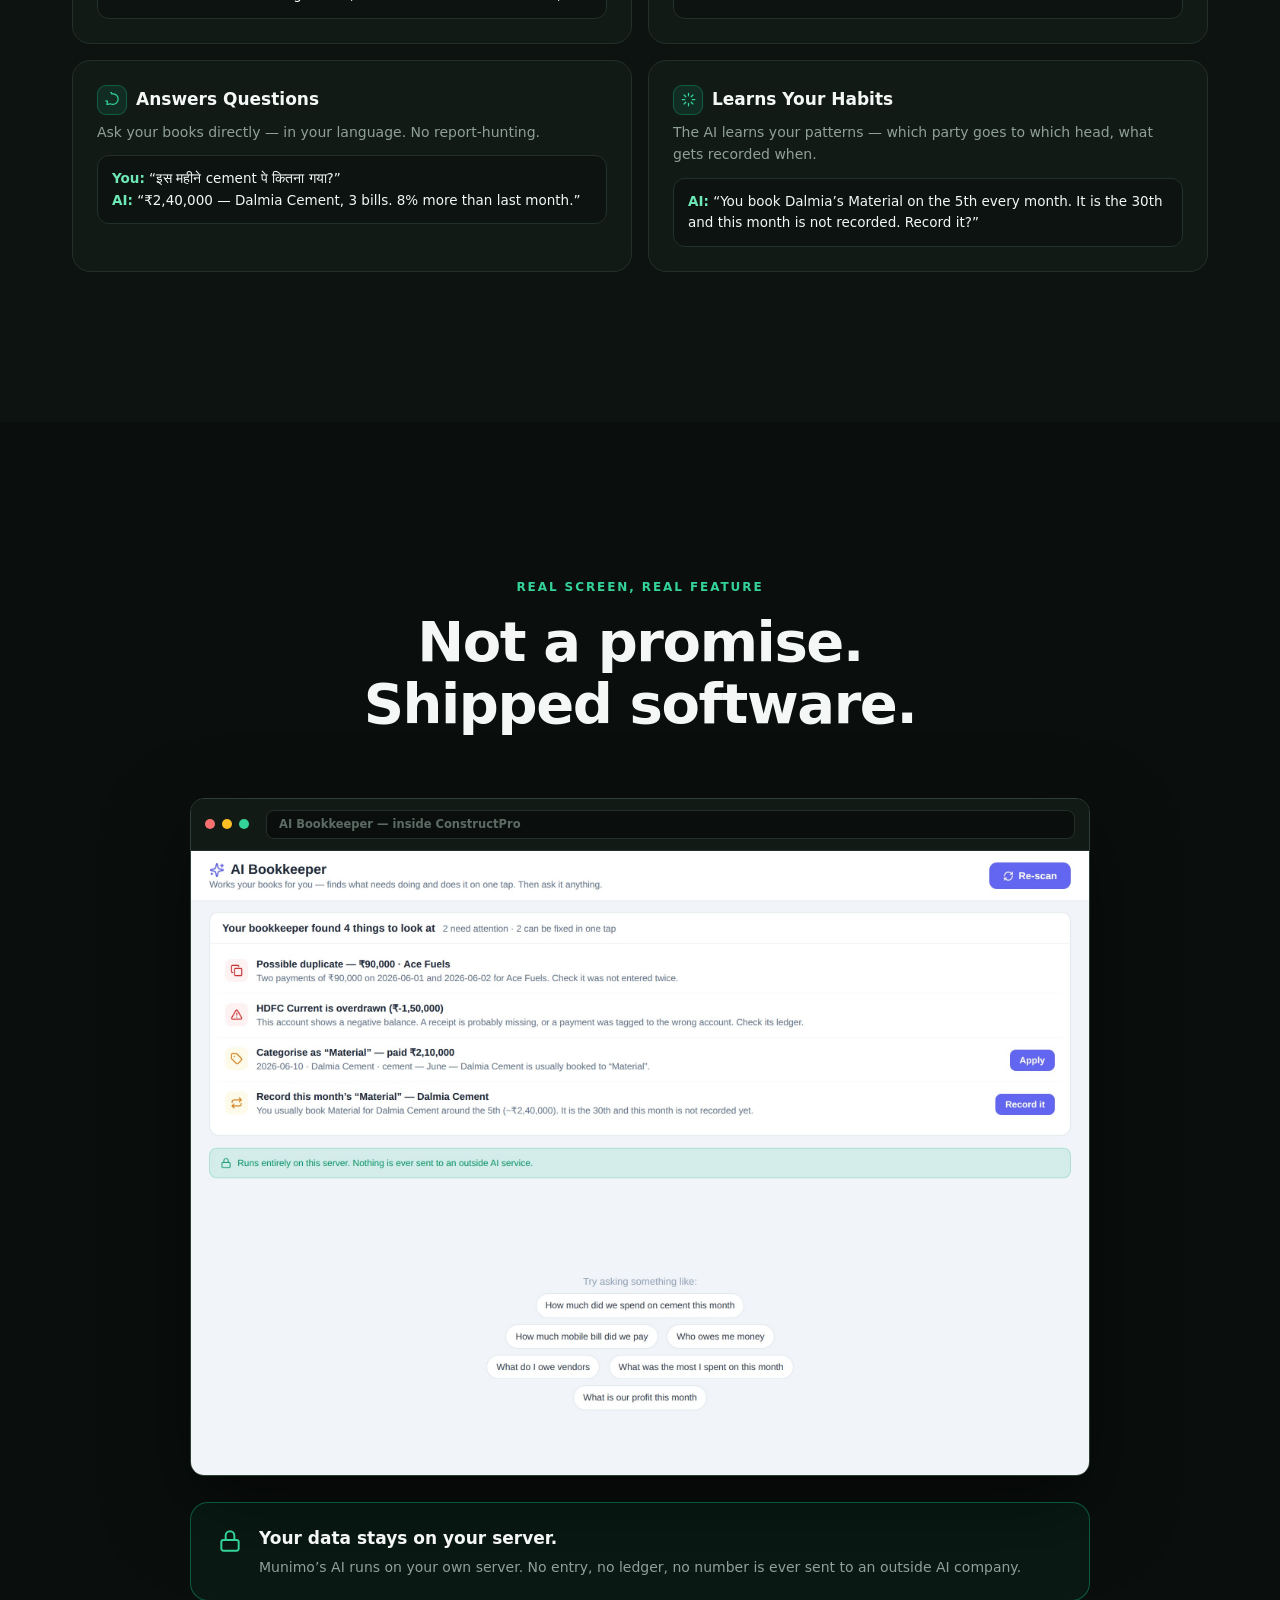
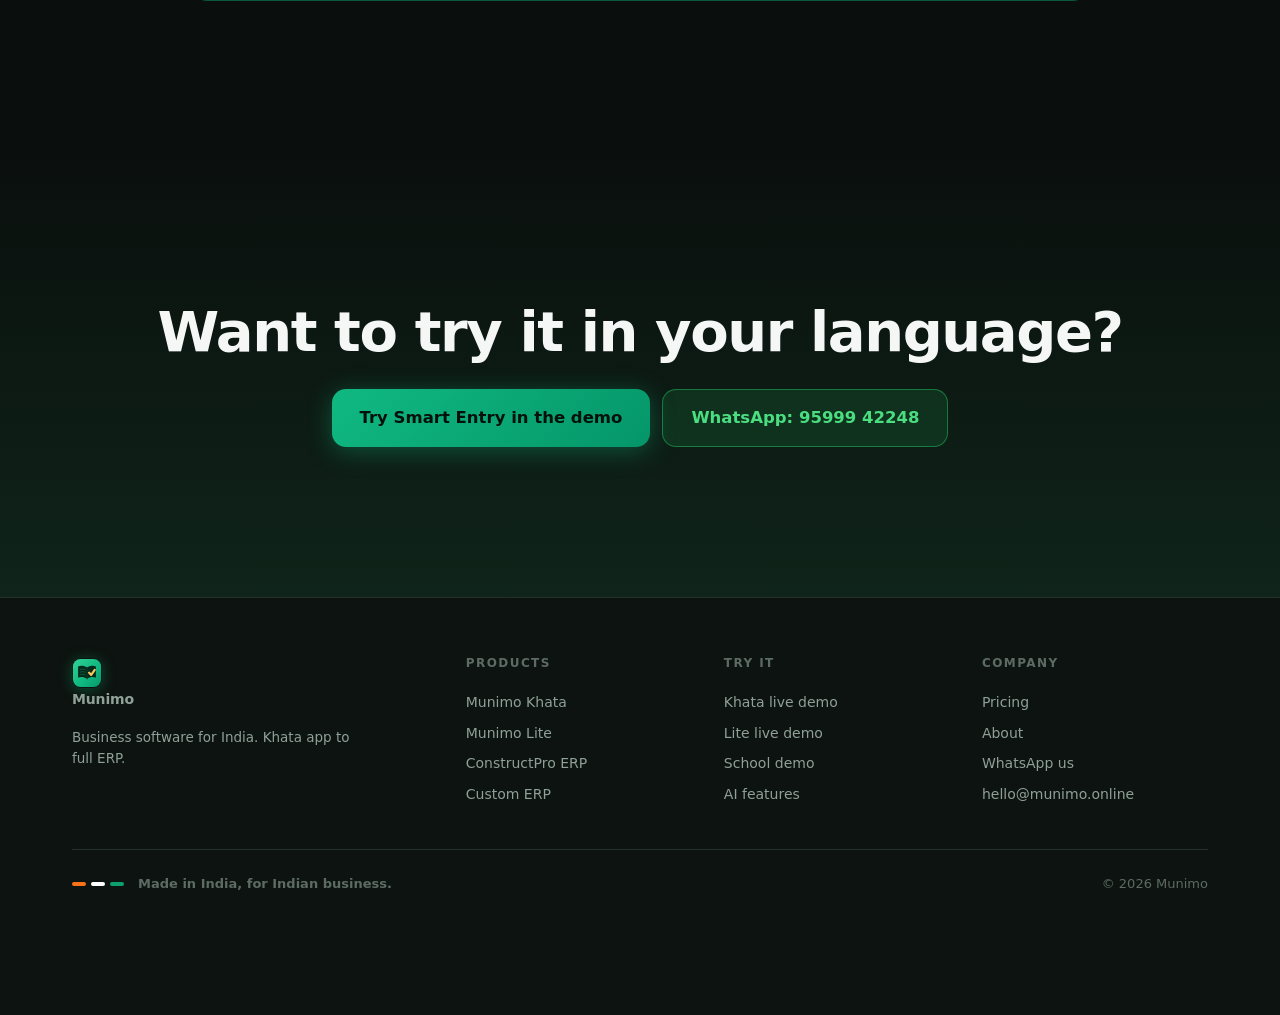
<file: ai.html>
<!DOCTYPE html>
<html lang="en">
<head>
<meta charset="UTF-8">
<meta name="viewport" content="width=device-width, initial-scale=1.0">
<title>Munimo AI — Bookkeeping in Hindi, Marathi, Tamil, Telugu, Gujarati, Bengali</title>
<meta name="description" content="Munimo AI — type an entry in Hindi, Marathi, Tamil, Telugu, Gujarati, Bengali or English and the AI writes the ledger. It catches duplicates, flags mistakes and answers questions. Runs on your own server.">
<meta name="keywords" content="AI accounting India, Hindi accounting software, Tamil billing software, Marathi accounting app, AI bookkeeper, voice entry accounting, हिंदी में अकाउंटिंग">
<link rel="canonical" href="https://munimo.online/ai.html">
<meta property="og:title" content="Munimo AI — Bookkeeping in Your Language">
<meta property="og:image" content="https://munimo.online/assets/ai-bookkeeper.jpg">
<meta name="theme-color" content="#0a0f0d">
<link rel="icon" type="image/svg+xml" href="assets/munimo-icon.svg">
<link rel="stylesheet" href="assets/site.css">
<style>
.phero{padding:130px 0 60px;position:relative;overflow:hidden;text-align:center}
.phero .glow{width:1000px;height:600px;top:-260px;left:50%;transform:translateX(-50%);background:radial-gradient(ellipse,rgba(16,185,129,.18),transparent 65%)}
.langband{display:flex;gap:14px;justify-content:center;flex-wrap:wrap;margin-top:24px;font-size:clamp(18px,3vw,28px);font-weight:800;color:var(--m)}
.langband span{opacity:.85}
.aig{display:grid;grid-template-columns:1fr 1fr;gap:16px;margin-top:10px}
@media(max-width:820px){.aig{grid-template-columns:1fr}}
.aicard{background:var(--surface);border:1px solid var(--hair);border-radius:18px;padding:24px}
.aicard h3{font-size:17px;margin-bottom:6px;display:flex;align-items:center;gap:9px}
.aicard h3 .ic{width:30px;height:30px;border-radius:9px;background:rgba(16,185,129,.12);border:1px solid rgba(16,185,129,.35);display:flex;align-items:center;justify-content:center;flex-shrink:0}
.aicard h3 .ic svg{width:15px;height:15px;stroke:var(--em2);stroke-width:2;fill:none;stroke-linecap:round;stroke-linejoin:round}
.aicard p{font-size:14px;color:var(--m)}
.aicard .ex{margin-top:12px;background:var(--ink2);border:1px solid var(--hair);border-radius:12px;padding:12px 14px;font-size:13.5px}
.aicard .ex b{color:var(--em3);font-weight:700}
.privacy{border:1px solid rgba(16,185,129,.4);background:rgba(16,185,129,.06);border-radius:18px;padding:22px 26px;display:flex;gap:16px;align-items:flex-start}
.privacy svg{flex-shrink:0;width:26px;height:26px;stroke:var(--em2);stroke-width:1.8;fill:none;stroke-linecap:round;stroke-linejoin:round;margin-top:3px}
</style>
</head>
<body>

<header class="hd">
  <div class="hd-in">
    <a class="logo" href="index.html"><img class="logo-m" src="assets/munimo-icon.svg" alt="Munimo logo"> Munimo</a>
    <nav class="nav">
      <a href="khata.html">Book</a><a href="constructpro.html">Full ERP</a><a href="schools.html">Schools</a><a href="custom.html">Custom</a><a href="ai.html" class="on">AI</a><a href="pricing.html">Pricing</a>
    </nav>
    <div class="hd-cta">
      <a class="btn btn-ghost" href="demo/khata/">Live Demo</a>
      <a class="btn btn-wa" href="https://wa.me/919599942248?text=Hi!%20I%20want%20to%20see%20the%20AI%20features." target="_blank" rel="noopener">WhatsApp</a>
    </div>
  </div>
</header>

<section class="phero">
  <div class="glow"></div>
  <div class="wrap">
    <span class="pill">AI · Inside every Munimo</span>
    <h1 class="h-display" style="margin:20px auto 10px;max-width:900px">The language of your books<br><span class="gold">is your language.</span></h1>
    <div class="langband">
      <span>English</span><span>·</span><span>हिन्दी</span><span>·</span><span>मराठी</span><span>·</span><span>தமிழ்</span><span>·</span><span>తెలుగు</span><span>·</span><span>ગુજરાતી</span><span>·</span><span>বাংলা</span>
    </div>
  </div>
</section>

<!-- live self-writing ledger -->
<section class="sec-tight">
  <div class="wrap" style="display:flex;justify-content:center">
    <div class="chat rv" data-ai style="width:100%">
      <div class="langchips"></div>
      <div class="bubble-u"><span class="caret"></span></div>
      <div class="ai-entry">
        <div class="ae-top">
          <svg width="14" height="14" viewBox="0 0 24 24" fill="none" stroke="currentColor" stroke-width="2"><path d="M12 3l1.9 5.8L20 10l-6.1 1.2L12 17l-1.9-5.8L4 10l6.1-1.2z"/></svg>
          Entry created by the AI
        </div>
        <div class="ae-rows"></div>
      </div>
    </div>
  </div>
  <p class="center muted" style="font-size:13px;margin-top:16px">Tap a chip to change the language. This same Smart Entry lives inside the app.</p>
</section>

<!-- 4 AI capabilities -->
<section class="sec" style="background:var(--ink2)">
  <div class="wrap">
    <div class="sechead center">
      <span class="eyebrow">Not just entries — a full bookkeeper</span>
      <h2 class="h1 rv">AI that does the work.<br>Not a gimmick.</h2>
    </div>
    <div class="aig">
      <div class="aicard rv">
        <h3><span class="ic"><svg viewBox="0 0 24 24"><path d="M8 7h12M8 12h12M8 17h12M4 7h0M4 12h0M4 17h0"/></svg></span>Smart Entry</h3>
        <p>Type the way you speak. The AI finds the party, amount, direction and category.</p>
        <div class="ex"><b>You:</b> “आज मज़दूरी ₹4,500 दी और सीमेंट ₹12,000 का आया”<br><b>AI:</b> 2 entries — Labour▸Wages −₹4,500 · Purchase▸Material −₹12,000</div>
      </div>
      <div class="aicard rv rv2">
        <h3><span class="ic"><svg viewBox="0 0 24 24"><circle cx="11" cy="11" r="7"/><path d="M21 21l-4.3-4.3"/></svg></span>Catches Mistakes</h3>
        <p>Duplicate payments, overdrawn accounts, missing entries — the AI scans and flags them. One tap to fix.</p>
        <div class="ex"><b>AI:</b> “₹90,000 went to Ace Fuels twice — 1 June and 2 June. Please check.”</div>
      </div>
      <div class="aicard rv rv3">
        <h3><span class="ic"><svg viewBox="0 0 24 24"><path d="M21 11.5a8.38 8.38 0 01-8.4 8.4c-1.5 0-2.9-.4-4.1-1L3 20l1.1-5.5a8.38 8.38 0 117-11.4 8.38 8.38 0 019.9 8.4z"/></svg></span>Answers Questions</h3>
        <p>Ask your books directly — in your language. No report-hunting.</p>
        <div class="ex"><b>You:</b> “इस महीने cement पे कितना गया?”<br><b>AI:</b> “₹2,40,000 — Dalmia Cement, 3 bills. 8% more than last month.”</div>
      </div>
      <div class="aicard rv rv4">
        <h3><span class="ic"><svg viewBox="0 0 24 24"><path d="M12 2v4M12 18v4M4.9 4.9l2.8 2.8M16.3 16.3l2.8 2.8M2 12h4M18 12h4M4.9 19.1l2.8-2.8M16.3 7.7l2.8-2.8"/></svg></span>Learns Your Habits</h3>
        <p>The AI learns your patterns — which party goes to which head, what gets recorded when.</p>
        <div class="ex"><b>AI:</b> “You book Dalmia’s Material on the 5th every month. It is the 30th and this month is not recorded. Record it?”</div>
      </div>
    </div>
  </div>
</section>

<!-- real screenshot proof -->
<section class="sec">
  <div class="wrap">
    <div class="sechead center">
      <span class="eyebrow">Real screen, real feature</span>
      <h2 class="h1 rv">Not a promise.<br>Shipped software.</h2>
    </div>
    <div class="browser rv" style="max-width:900px;margin:0 auto">
      <div class="browser-bar"><span class="bdot" style="background:#f87171"></span><span class="bdot" style="background:#fbbf24"></span><span class="bdot" style="background:#34d399"></span><span class="burl">AI Bookkeeper — inside ConstructPro</span></div>
      <img src="assets/ai-bookkeeper.jpg" alt="AI Bookkeeper — 4 issues found, one-tap fixes" loading="lazy">
    </div>
    <div class="privacy rv" style="max-width:900px;margin:26px auto 0">
      <svg viewBox="0 0 24 24"><rect x="4" y="11" width="16" height="10" rx="2"/><path d="M8 11V7a4 4 0 018 0v4"/></svg>
      <div>
        <b>Your data stays on your server.</b>
        <p class="muted" style="font-size:14px;margin-top:4px">Munimo’s AI runs on your own server. No entry, no ledger, no number is ever sent to an outside AI company.</p>
      </div>
    </div>
  </div>
</section>

<section class="sec closer" style="background:linear-gradient(180deg,var(--ink),#0f241a);text-align:center">
  <div class="wrap">
    <h2 class="h1 rv">Want to try it in your language?</h2>
    <div style="display:flex;gap:12px;justify-content:center;margin-top:26px;flex-wrap:wrap" class="rv rv2">
      <a class="btn btn-em btn-big" href="demo/khata/">Try Smart Entry in the demo</a>
      <a class="btn btn-wa btn-big" href="https://wa.me/919599942248?text=Hi!%20I%20want%20the%20AI%20in%20my%20language.%20Language:%20____" target="_blank" rel="noopener">WhatsApp: 95999 42248</a>
    </div>
  </div>
</section>

<footer class="ft">
  <div class="wrap">
    <div class="ft-grid">
      <div><a class="logo" href="index.html"><img class="logo-m" src="assets/munimo-icon.svg" alt="Munimo logo"> Munimo</a><p class="muted" style="font-size:13.5px;max-width:280px;margin-top:12px">Business software for India. Khata app to full ERP.</p></div>
      <div><h4>Products</h4><a href="khata.html">Munimo Khata</a><a href="lite.html">Munimo Lite</a><a href="constructpro.html">ConstructPro ERP</a><a href="custom.html">Custom ERP</a></div>
      <div><h4>Try it</h4><a href="demo/khata/">Khata live demo</a><a href="demo/lite/">Lite live demo</a><a href="demo/school/">School demo</a><a href="ai.html">AI features</a></div>
      <div><h4>Company</h4><a href="pricing.html">Pricing</a><a href="about.html">About</a><a href="https://wa.me/919599942248" target="_blank" rel="noopener">WhatsApp us</a><a href="mailto:hello@munimo.online">hello@munimo.online</a></div>
    </div>
    <div class="made"><span class="tri"><i style="background:#f97316"></i><i style="background:#fff"></i><i style="background:#0e9f6e"></i>&nbsp; Made in India, for Indian business.</span><span>© 2026 Munimo</span></div>
  </div>
</footer>

<div class="mbar">
  <a class="btn btn-ghost" href="demo/khata/">Try Demo</a>
  <a class="btn btn-em" href="https://wa.me/919599942248?text=Hi!%20I%20want%20to%20see%20the%20AI%20features." target="_blank" rel="noopener">WhatsApp →</a>
</div>
<a class="wafloat" href="https://wa.me/919599942248?text=Hi!%20I%20want%20to%20see%20the%20AI%20features." target="_blank" rel="noopener" aria-label="WhatsApp"><svg viewBox="0 0 24 24"><path d="M17.5 14.4c-.3-.15-1.76-.87-2.03-.97-.27-.1-.47-.15-.67.15-.2.3-.77.97-.94 1.17-.17.2-.35.22-.65.07-.3-.15-1.26-.46-2.4-1.48-.89-.79-1.49-1.77-1.66-2.07-.17-.3-.02-.46.13-.61.13-.13.3-.35.45-.52.15-.17.2-.3.3-.5.1-.2.05-.37-.02-.52-.07-.15-.67-1.62-.92-2.22-.24-.58-.49-.5-.67-.51h-.57c-.2 0-.52.07-.8.37-.27.3-1.04 1.02-1.04 2.5 0 1.47 1.07 2.9 1.22 3.1.15.2 2.1 3.2 5.1 4.49.71.3 1.27.49 1.7.63.72.23 1.37.2 1.88.12.57-.09 1.76-.72 2.01-1.42.25-.7.25-1.3.17-1.42-.07-.12-.27-.2-.57-.35zM12.05 21.6h-.01a9.6 9.6 0 01-4.89-1.34l-.35-.21-3.64.95.97-3.55-.23-.36a9.57 9.57 0 01-1.47-5.11c0-5.3 4.31-9.6 9.62-9.6a9.55 9.55 0 016.8 2.82 9.55 9.55 0 012.81 6.8c0 5.3-4.31 9.6-9.61 9.6zm8.18-17.78A11.5 11.5 0 0012.05 .44C5.68.44.5 5.6.5 11.98c0 2.03.53 4.01 1.54 5.76L.4 23.56l5.96-1.56a11.53 11.53 0 005.68 1.49h.01c6.37 0 11.55-5.17 11.55-11.54 0-3.08-1.2-5.98-3.37-8.13z"/></svg></a>

<script src="assets/site.js" defer></script>
</body>
</html>
</file>
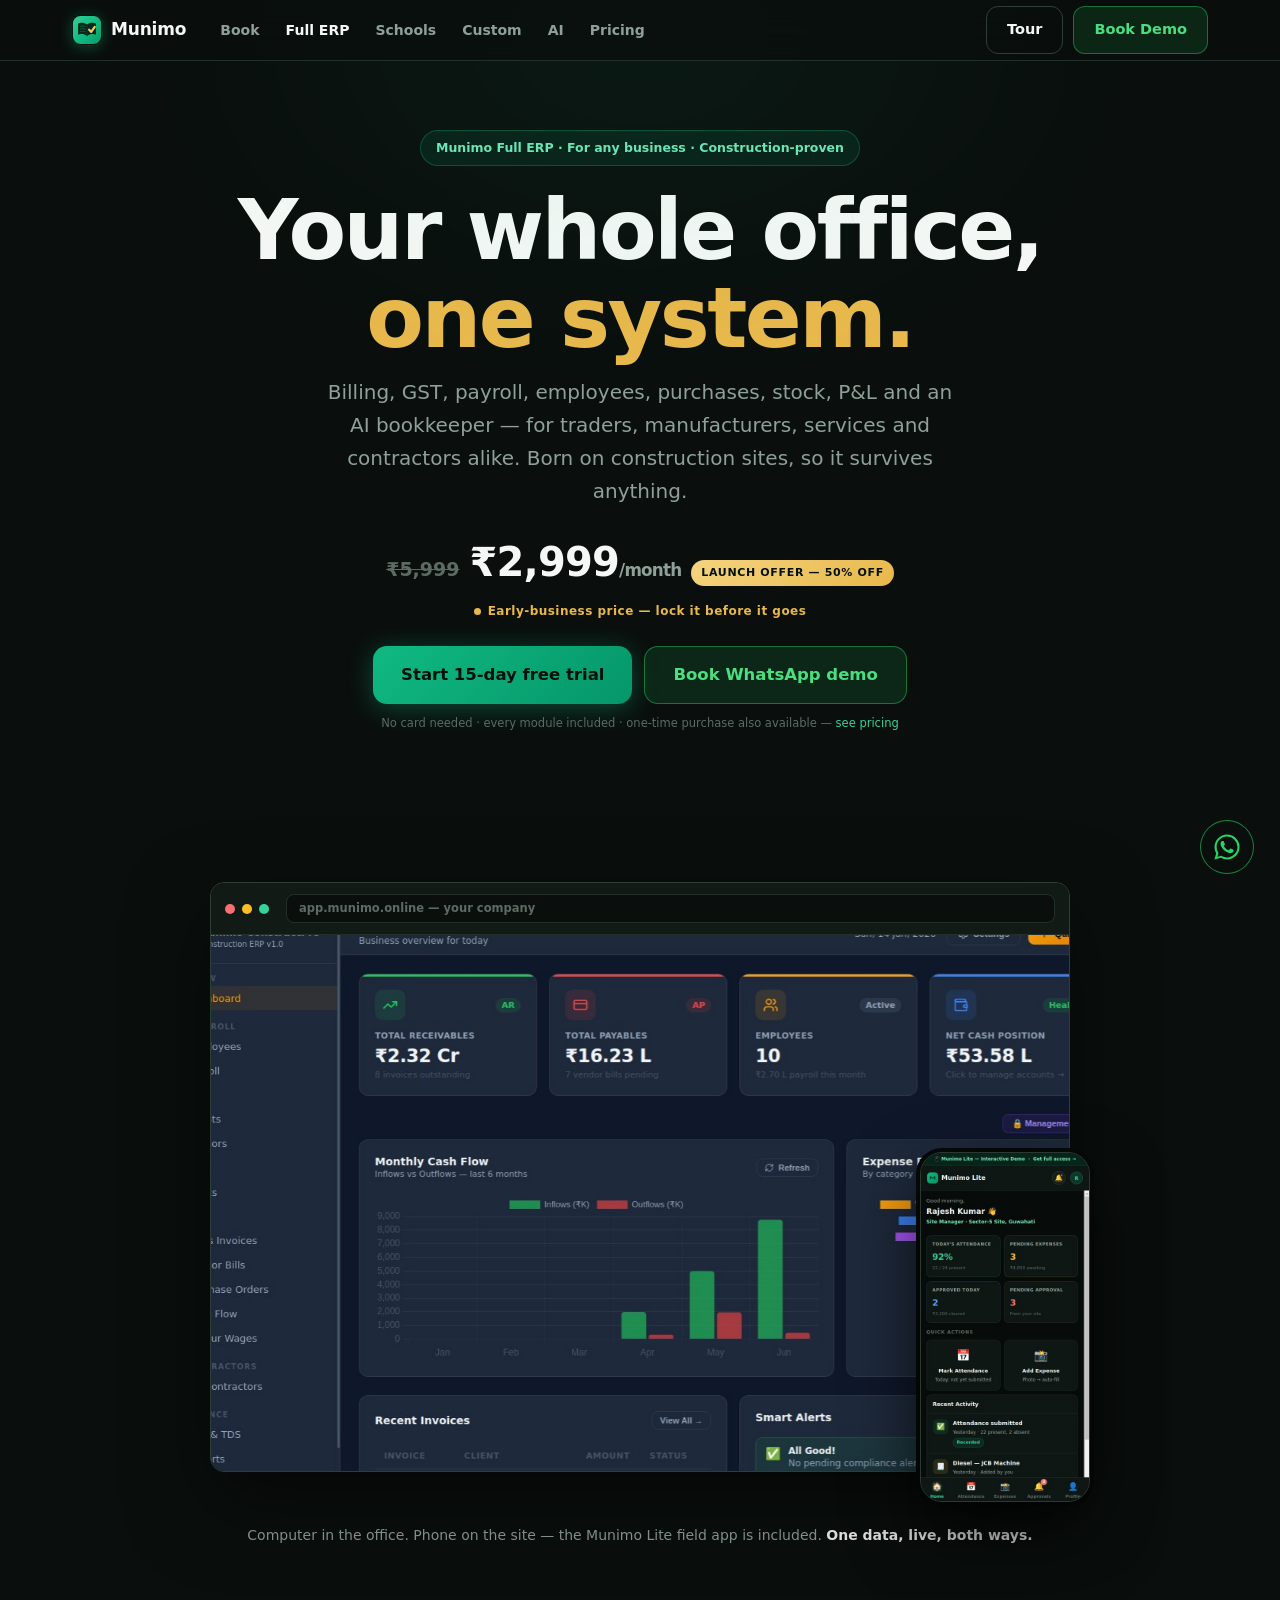
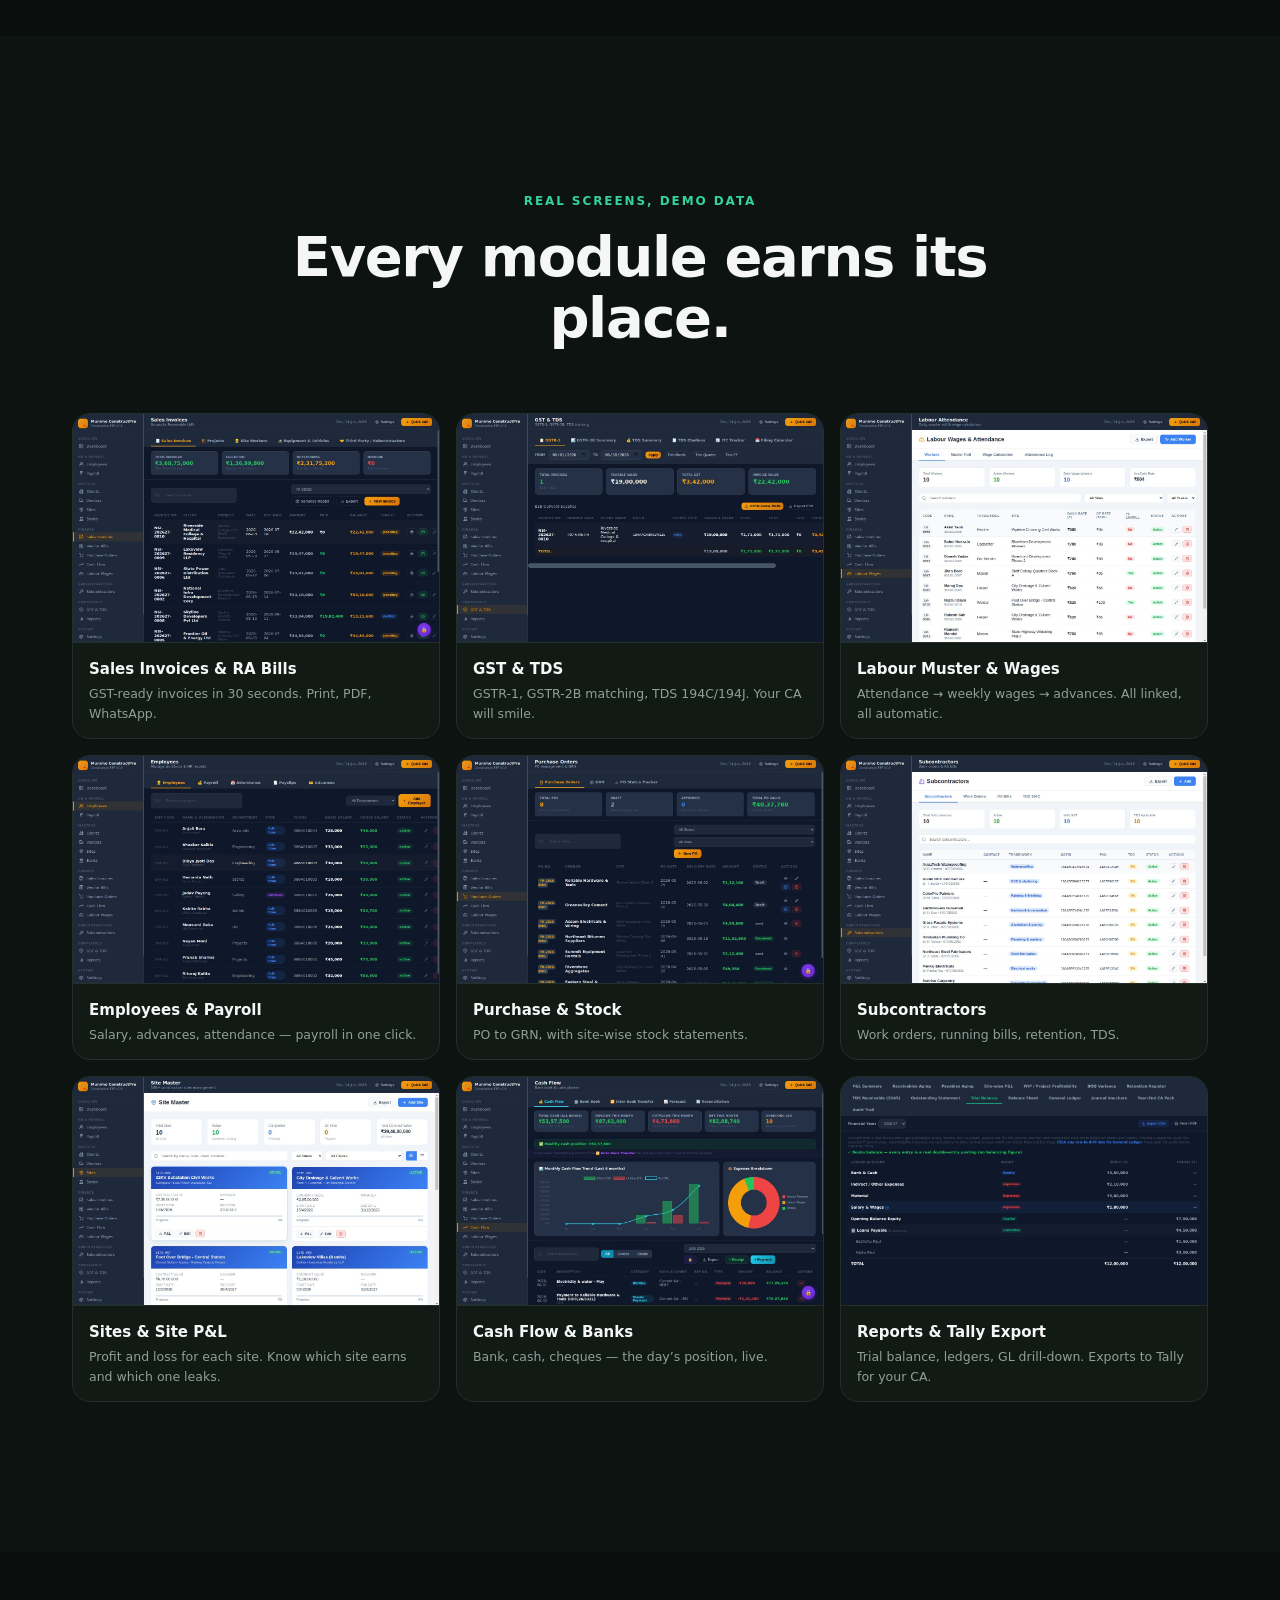
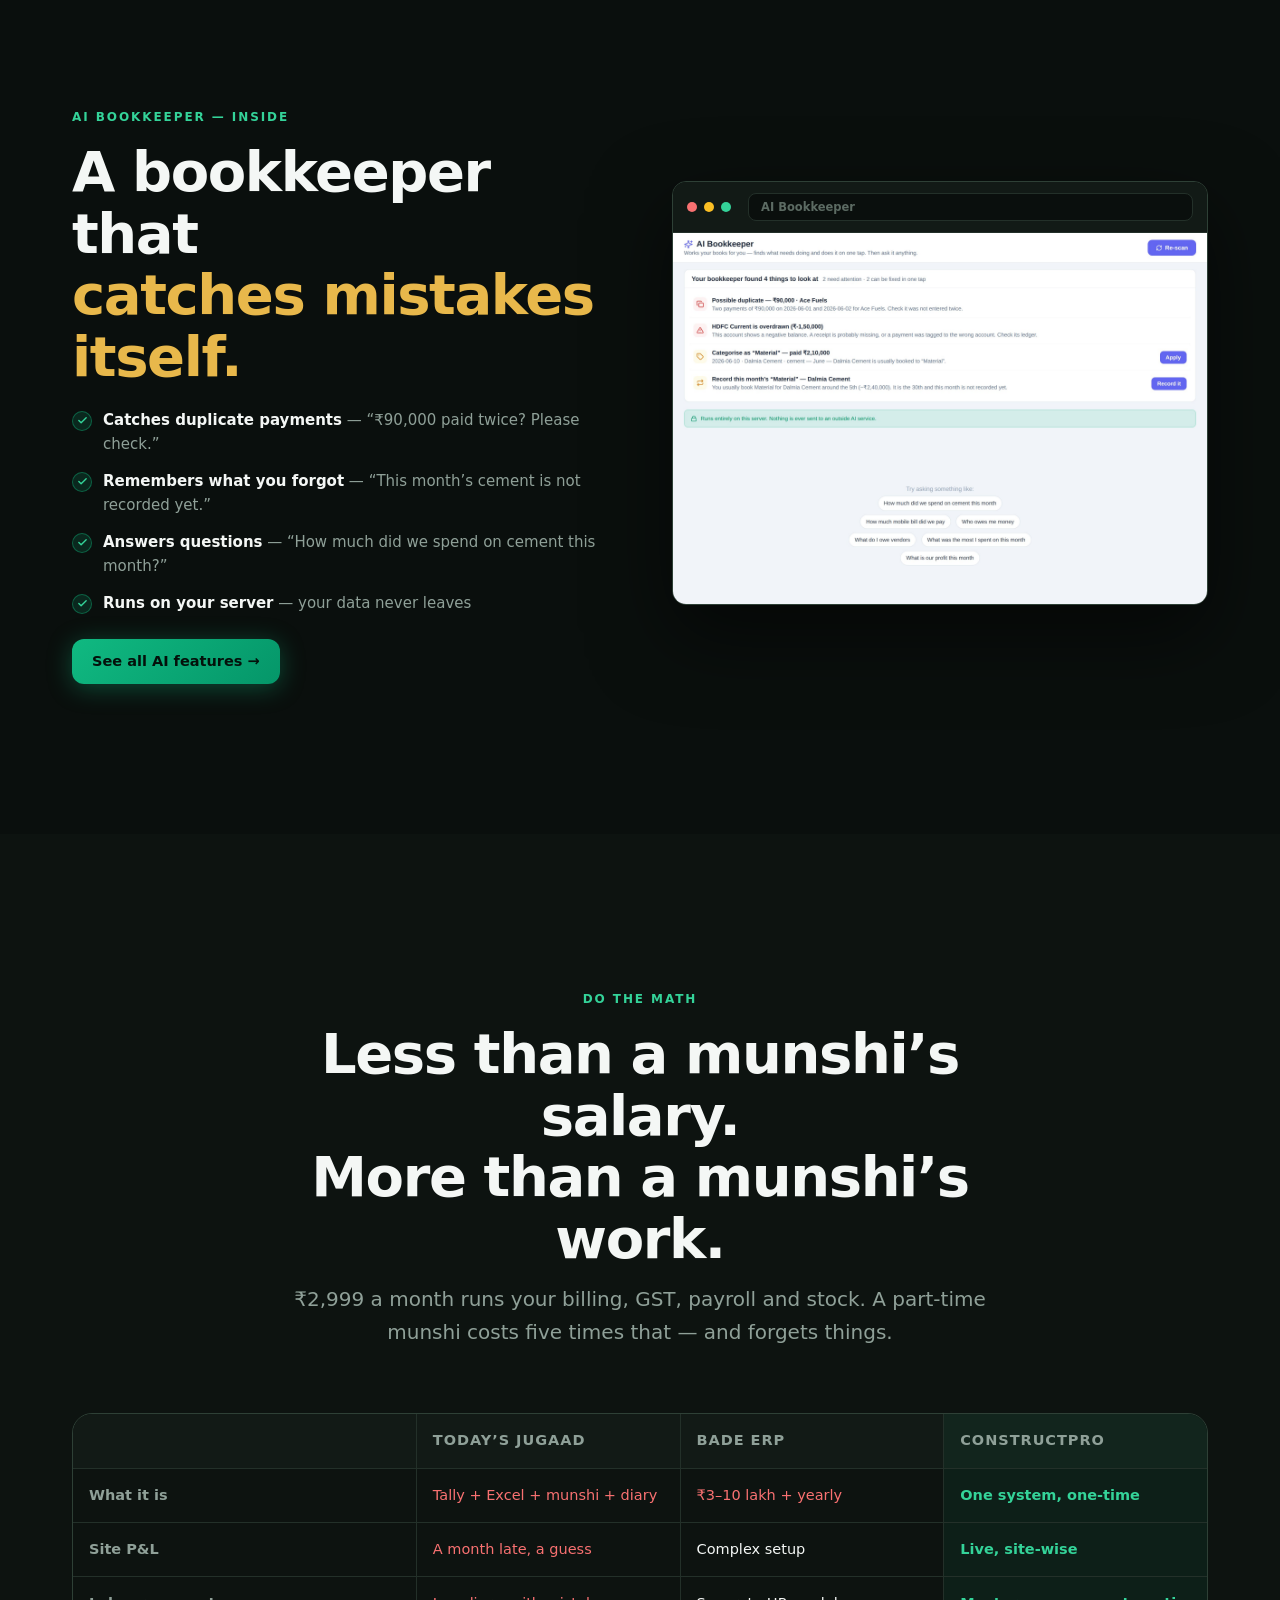
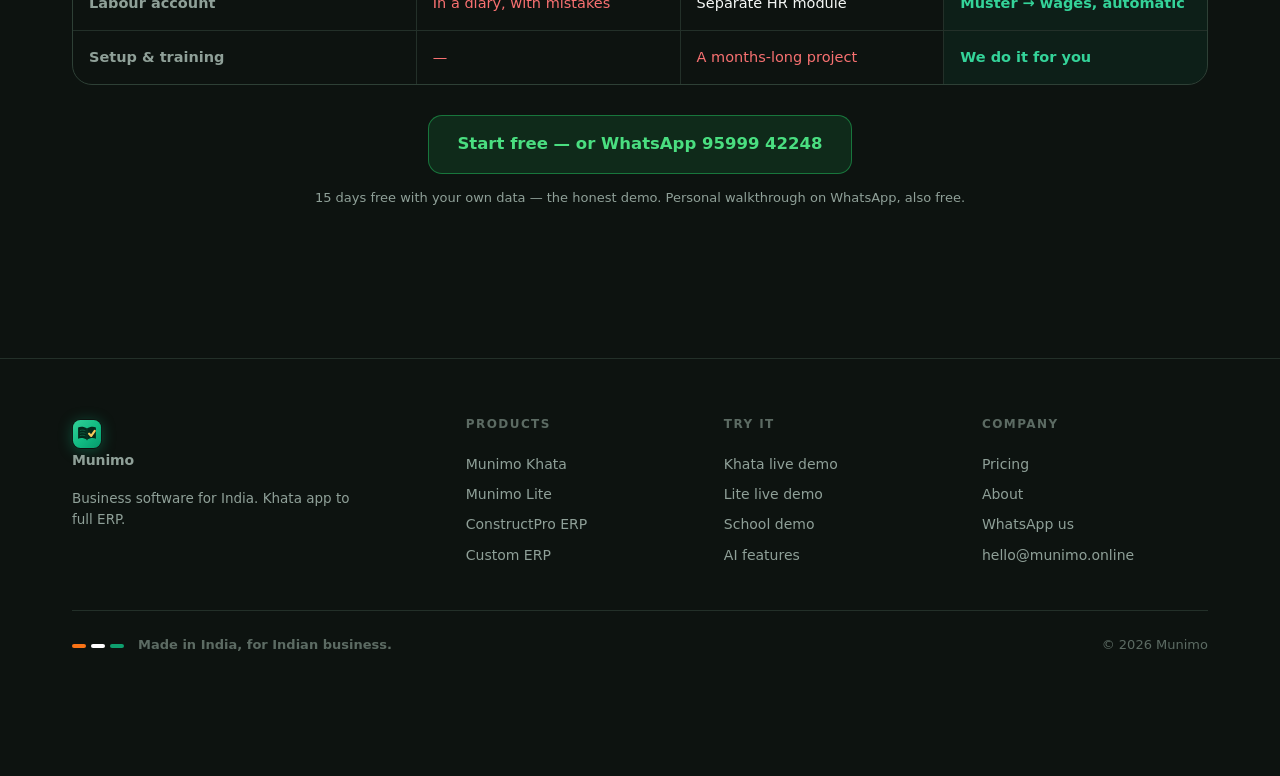
<file: constructpro.html>
<!DOCTYPE html>
<html lang="en">
<head>
<meta charset="UTF-8">
<meta name="viewport" content="width=device-width, initial-scale=1.0">
<title>Munimo Full ERP — Billing, GST, Payroll, Stock for Any Business | ₹2,999/mo</title>
<meta name="description" content="Munimo Full ERP — billing, GST, payroll, employees, purchases, stock and P&L for any Indian business. Construction-proven with labour muster and site P&L. ₹2,999/month (launch offer, was ₹5,999). 15-day free trial.">
<meta name="keywords" content="construction ERP software India, construction billing software, GST billing software construction, contractor accounting software, labour muster software, site P&L software, RA bill software, Tally alternative construction">
<link rel="canonical" href="https://munimo.online/constructpro.html">
<meta property="og:title" content="Munimo Full ERP — For Any Business · ₹2,999/mo">
<meta property="og:image" content="https://munimo.online/assets/dashboard.jpg">
<meta name="theme-color" content="#0a0f0d">
<link rel="icon" type="image/svg+xml" href="assets/munimo-icon.svg">
<link rel="stylesheet" href="assets/site.css">
<style>
.phero{padding:130px 0 60px;position:relative;overflow:hidden;text-align:center}
.phero .glow{width:1000px;height:600px;top:-260px;left:50%;transform:translateX(-50%);background:radial-gradient(ellipse,rgba(16,185,129,.16),transparent 65%)}
.modgrid{display:grid;grid-template-columns:repeat(3,1fr);gap:16px}
@media(max-width:880px){.modgrid{grid-template-columns:1fr 1fr}}
@media(max-width:560px){.modgrid{grid-template-columns:1fr}}
.mod{background:var(--surface);border:1px solid var(--hair);border-radius:18px;overflow:hidden;transition:transform .3s var(--ease),border-color .3s;cursor:pointer}
.mod:hover{transform:translateY(-4px);border-color:rgba(16,185,129,.45)}
.mod img{aspect-ratio:16/10;object-fit:cover;object-position:top;width:100%;border-bottom:1px solid var(--hair)}
.mod .mb{padding:14px 16px}
.mod h3{font-size:15px}
.mod p{font-size:12.5px;color:var(--m);margin-top:3px}
.duo{position:relative;max-width:860px;margin:0 auto}
.duo .phone-mini{position:absolute;right:max(-2vw,-20px);bottom:-30px;width:min(170px,26vw);aspect-ratio:340/700;border-radius:22px;background:#0c1210;border:1px solid #2a3a32;box-shadow:0 30px 70px rgba(0,0,0,.7),0 0 0 4px #060a08;overflow:hidden;z-index:3}
.duo .phone-mini img{width:100%;height:100%;object-fit:cover;object-position:top}
</style>
</head>
<body>

<header class="hd">
  <div class="hd-in">
    <a class="logo" href="index.html"><img class="logo-m" src="assets/munimo-icon.svg" alt="Munimo logo"> Munimo</a>
    <nav class="nav">
      <a href="khata.html">Book</a><a href="constructpro.html" class="on">Full ERP</a><a href="schools.html">Schools</a><a href="custom.html">Custom</a><a href="ai.html">AI</a><a href="pricing.html">Pricing</a>
    </nav>
    <div class="hd-cta">
      <a class="btn btn-ghost" href="#tour">Tour</a>
      <a class="btn btn-wa" href="https://wa.me/919599942248?text=Hi!%20I%20want%20to%20book%20a%20ConstructPro%20demo.%20Company:%20____%20City:%20____" target="_blank" rel="noopener">Book Demo</a>
    </div>
  </div>
</header>

<section class="phero">
  <div class="glow"></div>
  <div class="wrap">
    <span class="pill">Munimo Full ERP · For any business · Construction-proven</span>
    <h1 class="h-display" style="margin:20px auto 14px;max-width:900px">Your whole office,<br><span class="gold">one system.</span></h1>
    <p class="lead" style="max-width:640px;margin:0 auto">Billing, GST, payroll, employees, purchases, stock, P&L and an AI bookkeeper — for traders, manufacturers, services and contractors alike. Born on construction sites, so it survives anything.</p>
    <div class="pricerow" style="justify-content:center;margin-top:22px">
      <span class="slash num">₹5,999</span><span class="pnow num">₹2,999<small>/month</small></span><span class="offtag">LAUNCH OFFER — 50% OFF</span>
    </div>
    <p class="fomo" style="justify-content:center"><span class="dot"></span> Early-business price — lock it before it goes</p>
    <div style="display:flex;gap:12px;justify-content:center;margin-top:22px;flex-wrap:wrap">
      <a class="btn btn-em btn-big" href="start.html?plan=erp">Start 15-day free trial</a>
      <a class="btn btn-wa btn-big" href="https://wa.me/919599942248?text=Hi!%20I%20want%20a%20Full%20ERP%20demo.%20Company:%20____%20City:%20____" target="_blank" rel="noopener">Book WhatsApp demo</a>
    </div>
    <p class="trialnote">No card needed · every module included · one-time purchase also available — <a href="pricing.html" style="color:var(--em2)">see pricing</a></p>
  </div>
</section>

<!-- desktop + phone duo -->
<section class="sec-tight">
  <div class="wrap">
    <div class="duo rv">
      <div class="browser">
        <div class="browser-bar"><span class="bdot" style="background:#f87171"></span><span class="bdot" style="background:#fbbf24"></span><span class="bdot" style="background:#34d399"></span><span class="burl">app.munimo.online — your company</span></div>
        <div data-theatre>
          <div class="theatre-vp">
            <div class="shot on" data-cap="" data-sub=""><img src="assets/dashboard.jpg" alt="Dashboard" loading="eager"><span class="hotspot" style="left:30%;top:20%"></span></div>
            <div class="shot" data-cap="" data-sub=""><img src="assets/cashflow.jpg" alt="Cashflow" loading="lazy"><span class="hotspot" style="left:50%;top:40%"></span></div>
            <div class="shot" data-cap="" data-sub=""><img src="assets/sites.jpg" alt="Sites" loading="lazy"><span class="hotspot" style="left:40%;top:30%"></span></div>
          </div>
          <div class="theatre-cap" style="display:none"><div><div class="tc-txt"></div><div class="tc-sub"></div></div><div class="tdots"><span class="tdot on"></span><span class="tdot"></span><span class="tdot"></span></div></div>
        </div>
      </div>
      <div class="phone-mini"><img src="assets/demo/lite-home.jpg" alt="Field app on phone" loading="lazy"></div>
    </div>
    <p class="center muted" style="margin-top:52px;font-size:14px">Computer in the office. Phone on the site — the Munimo Lite field app is included. <b style="color:var(--t)">One data, live, both ways.</b></p>
  </div>
</section>

<!-- module grid -->
<section class="sec" id="tour" style="background:var(--ink2)">
  <div class="wrap">
    <div class="sechead center">
      <span class="eyebrow">Real screens, demo data</span>
      <h2 class="h1 rv">Every module earns its place.</h2>
    </div>
    <div class="modgrid">
      <div class="mod rv"><img src="assets/invoices.jpg" alt="GST Invoices" loading="lazy"><div class="mb"><h3>Sales Invoices & RA Bills</h3><p>GST-ready invoices in 30 seconds. Print, PDF, WhatsApp.</p></div></div>
      <div class="mod rv"><img src="assets/gst.jpg" alt="GST & TDS" loading="lazy"><div class="mb"><h3>GST & TDS</h3><p>GSTR-1, GSTR-2B matching, TDS 194C/194J. Your CA will smile.</p></div></div>
      <div class="mod rv"><img src="assets/labour.jpg" alt="Labour muster" loading="lazy"><div class="mb"><h3>Labour Muster & Wages</h3><p>Attendance → weekly wages → advances. All linked, all automatic.</p></div></div>
      <div class="mod rv"><img src="assets/employees.jpg" alt="Payroll" loading="lazy"><div class="mb"><h3>Employees & Payroll</h3><p>Salary, advances, attendance — payroll in one click.</p></div></div>
      <div class="mod rv"><img src="assets/purchases.jpg" alt="Purchases" loading="lazy"><div class="mb"><h3>Purchase & Stock</h3><p>PO to GRN, with site-wise stock statements.</p></div></div>
      <div class="mod rv"><img src="assets/subcontractors.jpg" alt="Subcontractors" loading="lazy"><div class="mb"><h3>Subcontractors</h3><p>Work orders, running bills, retention, TDS.</p></div></div>
      <div class="mod rv"><img src="assets/sites.jpg" alt="Site P&L" loading="lazy"><div class="mb"><h3>Sites & Site P&L</h3><p>Profit and loss for each site. Know which site earns and which one leaks.</p></div></div>
      <div class="mod rv"><img src="assets/cashflow.jpg" alt="Cash flow" loading="lazy"><div class="mb"><h3>Cash Flow & Banks</h3><p>Bank, cash, cheques — the day’s position, live.</p></div></div>
      <div class="mod rv"><img src="assets/reports-trialbalance.jpg" alt="Reports" loading="lazy"><div class="mb"><h3>Reports & Tally Export</h3><p>Trial balance, ledgers, GL drill-down. Exports to Tally for your CA.</p></div></div>
    </div>
  </div>
</section>

<!-- AI -->
<section class="sec">
  <div class="wrap grid2">
    <div>
      <span class="eyebrow">AI Bookkeeper — inside</span>
      <h2 class="h1 rv">A bookkeeper that<br><span class="gold">catches mistakes itself.</span></h2>
      <ul class="checks rv rv2">
        <li><span class="ck"><svg viewBox="0 0 24 24"><path d="M4 12l5 5L20 6"/></svg></span><span><b>Catches duplicate payments</b> — “₹90,000 paid twice? Please check.”</span></li>
        <li><span class="ck"><svg viewBox="0 0 24 24"><path d="M4 12l5 5L20 6"/></svg></span><span><b>Remembers what you forgot</b> — “This month’s cement is not recorded yet.”</span></li>
        <li><span class="ck"><svg viewBox="0 0 24 24"><path d="M4 12l5 5L20 6"/></svg></span><span><b>Answers questions</b> — “How much did we spend on cement this month?”</span></li>
        <li><span class="ck"><svg viewBox="0 0 24 24"><path d="M4 12l5 5L20 6"/></svg></span><span><b>Runs on your server</b> — your data never leaves</span></li>
      </ul>
      <p style="margin-top:24px" class="rv rv3"><a class="btn btn-em" href="ai.html">See all AI features →</a></p>
    </div>
    <div class="rv rv2">
      <div class="browser"><div class="browser-bar"><span class="bdot" style="background:#f87171"></span><span class="bdot" style="background:#fbbf24"></span><span class="bdot" style="background:#34d399"></span><span class="burl">AI Bookkeeper</span></div>
      <img src="assets/ai-bookkeeper.jpg" alt="AI Bookkeeper screen" loading="lazy"></div>
    </div>
  </div>
</section>

<!-- price + CTA -->
<section class="sec" style="background:var(--ink2)">
  <div class="wrap">
    <div class="sechead center">
      <span class="eyebrow">Do the math</span>
      <h2 class="h1 rv">Less than a munshi’s salary.<br>More than a munshi’s work.</h2>
      <p class="lead rv rv2" style="margin-top:14px">₹2,999 a month runs your billing, GST, payroll and stock. A part-time munshi costs five times that — and forgets things.</p>
    </div>
    <div class="cmp rv">
      <div class="cmp-row"><div></div><div>Today’s jugaad</div><div class="hide-m">Bade ERP</div><div class="mu">ConstructPro</div></div>
      <div class="cmp-row"><div>What it is</div><div class="bad">Tally + Excel + munshi + diary</div><div class="bad hide-m">₹3–10 lakh + yearly</div><div class="mu good">One system, one-time</div></div>
      <div class="cmp-row"><div>Site P&L</div><div class="bad">A month late, a guess</div><div class="hide-m">Complex setup</div><div class="mu good">Live, site-wise</div></div>
      <div class="cmp-row"><div>Labour account</div><div class="bad">In a diary, with mistakes</div><div class="hide-m">Separate HR module</div><div class="mu good">Muster → wages, automatic</div></div>
      <div class="cmp-row"><div>Setup & training</div><div class="bad">—</div><div class="bad hide-m">A months-long project</div><div class="mu good">We do it for you</div></div>
    </div>
    <p class="center" style="margin-top:30px" class="rv">
      <a class="btn btn-wa btn-big" href="start.html?plan=erp" target="_blank" rel="noopener">Start free — or WhatsApp 95999 42248</a>
    </p>
    <p class="center muted" style="font-size:13px;margin-top:14px">15 days free with your own data — the honest demo. Personal walkthrough on WhatsApp, also free.</p>
  </div>
</section>

<footer class="ft">
  <div class="wrap">
    <div class="ft-grid">
      <div><a class="logo" href="index.html"><img class="logo-m" src="assets/munimo-icon.svg" alt="Munimo logo"> Munimo</a><p class="muted" style="font-size:13.5px;max-width:280px;margin-top:12px">Business software for India. Khata app to full ERP.</p></div>
      <div><h4>Products</h4><a href="khata.html">Munimo Khata</a><a href="lite.html">Munimo Lite</a><a href="constructpro.html">ConstructPro ERP</a><a href="custom.html">Custom ERP</a></div>
      <div><h4>Try it</h4><a href="demo/khata/">Khata live demo</a><a href="demo/lite/">Lite live demo</a><a href="demo/school/">School demo</a><a href="ai.html">AI features</a></div>
      <div><h4>Company</h4><a href="pricing.html">Pricing</a><a href="about.html">About</a><a href="https://wa.me/919599942248" target="_blank" rel="noopener">WhatsApp us</a><a href="mailto:hello@munimo.online">hello@munimo.online</a></div>
    </div>
    <div class="made"><span class="tri"><i style="background:#f97316"></i><i style="background:#fff"></i><i style="background:#0e9f6e"></i>&nbsp; Made in India, for Indian business.</span><span>© 2026 Munimo</span></div>
  </div>
</footer>

<div class="mbar">
  <a class="btn btn-ghost" href="#tour">See screens</a>
  <a class="btn btn-em" href="https://wa.me/919599942248?text=Hi!%20I%20want%20a%20ConstructPro%20demo." target="_blank" rel="noopener">Book demo →</a>
</div>
<a class="wafloat" href="https://wa.me/919599942248?text=Hi!%20I%20want%20a%20ConstructPro%20demo." target="_blank" rel="noopener" aria-label="WhatsApp"><svg viewBox="0 0 24 24"><path d="M17.5 14.4c-.3-.15-1.76-.87-2.03-.97-.27-.1-.47-.15-.67.15-.2.3-.77.97-.94 1.17-.17.2-.35.22-.65.07-.3-.15-1.26-.46-2.4-1.48-.89-.79-1.49-1.77-1.66-2.07-.17-.3-.02-.46.13-.61.13-.13.3-.35.45-.52.15-.17.2-.3.3-.5.1-.2.05-.37-.02-.52-.07-.15-.67-1.62-.92-2.22-.24-.58-.49-.5-.67-.51h-.57c-.2 0-.52.07-.8.37-.27.3-1.04 1.02-1.04 2.5 0 1.47 1.07 2.9 1.22 3.1.15.2 2.1 3.2 5.1 4.49.71.3 1.27.49 1.7.63.72.23 1.37.2 1.88.12.57-.09 1.76-.72 2.01-1.42.25-.7.25-1.3.17-1.42-.07-.12-.27-.2-.57-.35zM12.05 21.6h-.01a9.6 9.6 0 01-4.89-1.34l-.35-.21-3.64.95.97-3.55-.23-.36a9.57 9.57 0 01-1.47-5.11c0-5.3 4.31-9.6 9.62-9.6a9.55 9.55 0 016.8 2.82 9.55 9.55 0 012.81 6.8c0 5.3-4.31 9.6-9.61 9.6zm8.18-17.78A11.5 11.5 0 0012.05 .44C5.68.44.5 5.6.5 11.98c0 2.03.53 4.01 1.54 5.76L.4 23.56l5.96-1.56a11.53 11.53 0 005.68 1.49h.01c6.37 0 11.55-5.17 11.55-11.54 0-3.08-1.2-5.98-3.37-8.13z"/></svg></a>

<script src="assets/site.js" defer></script>
</body>
</html>
</file>
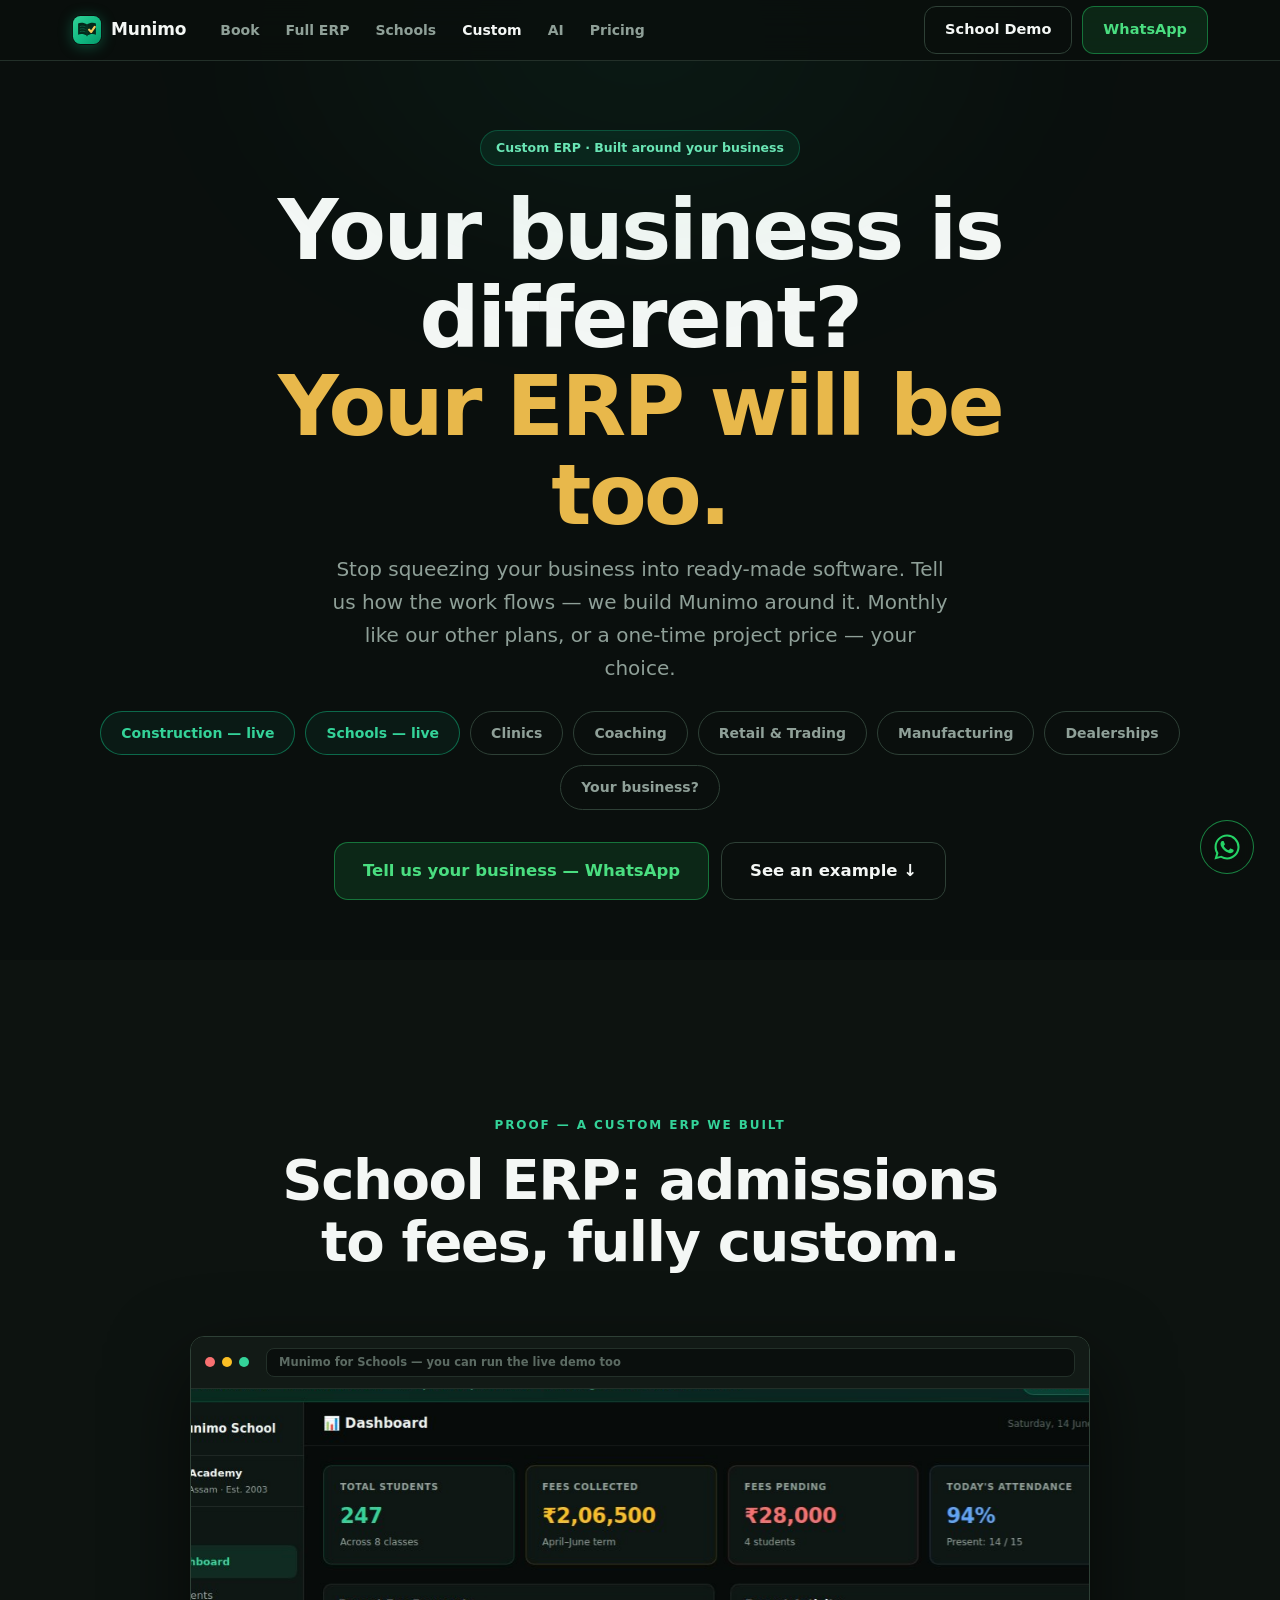
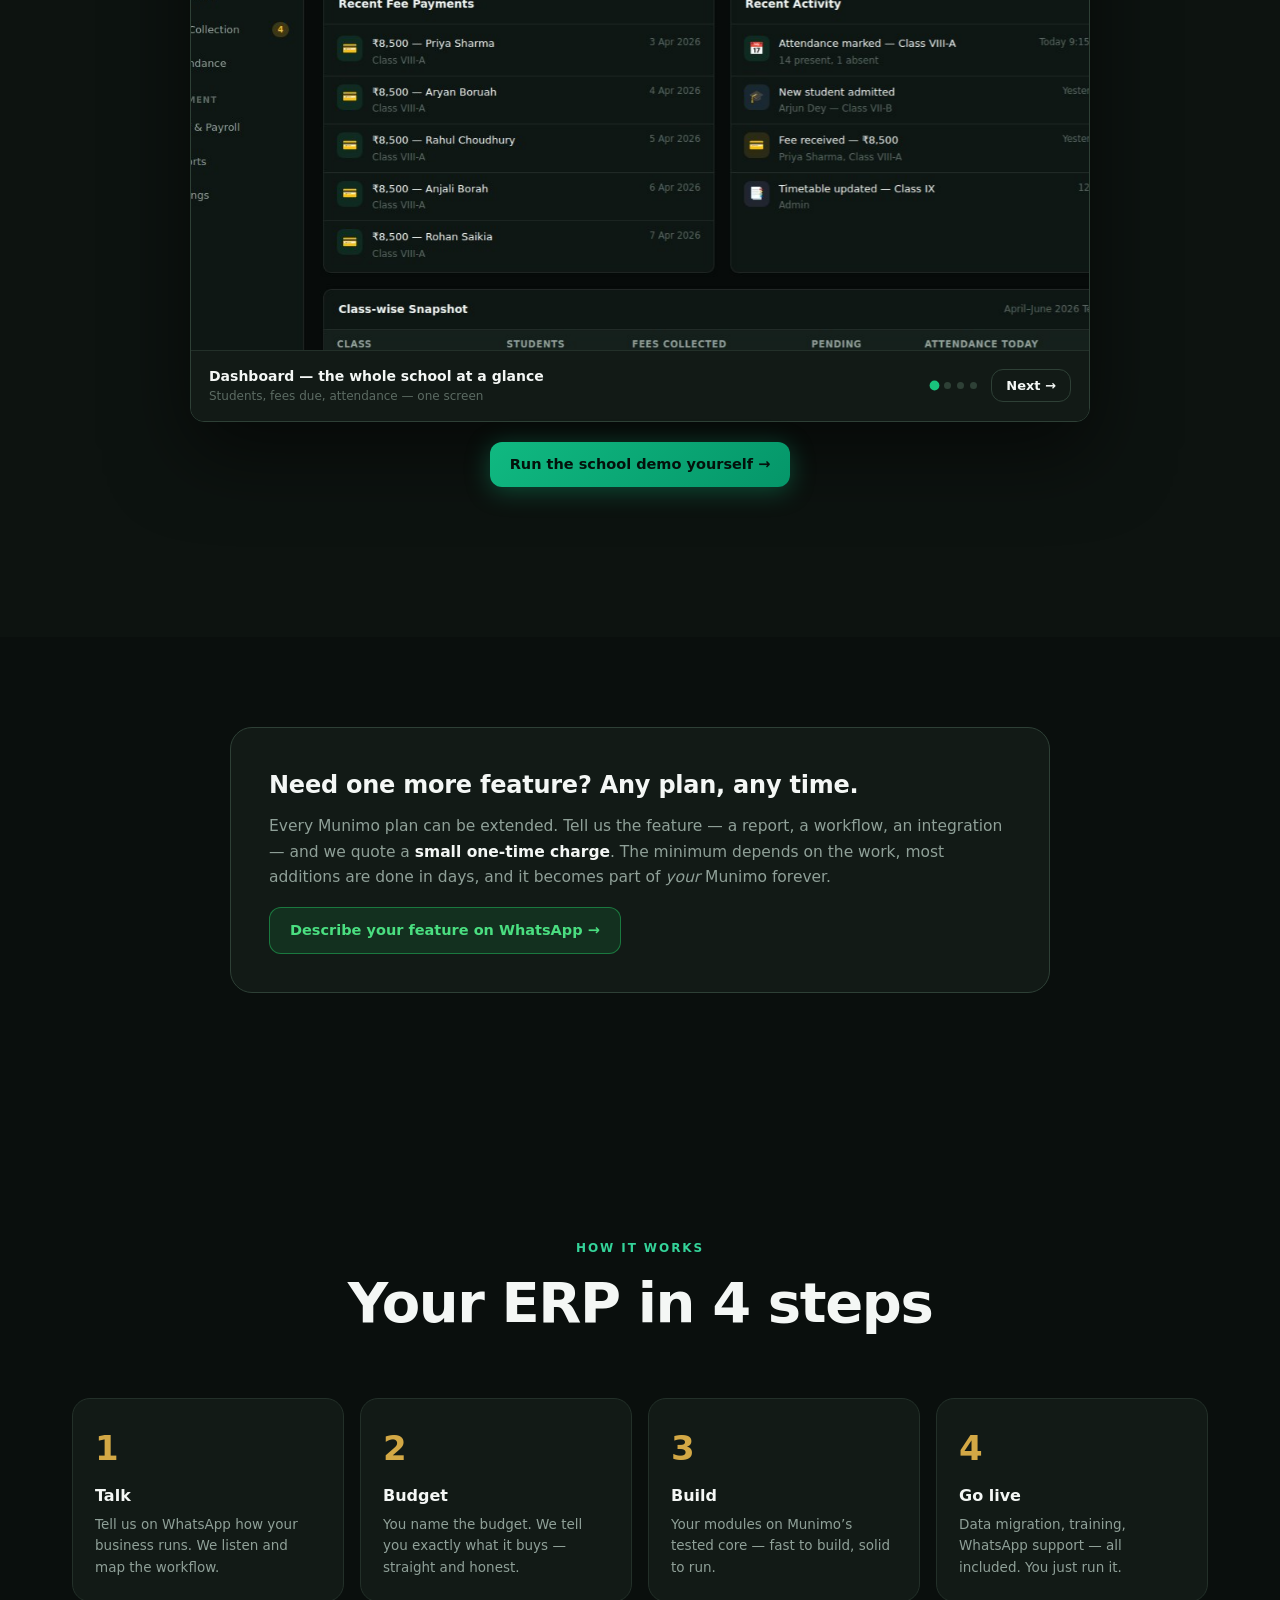
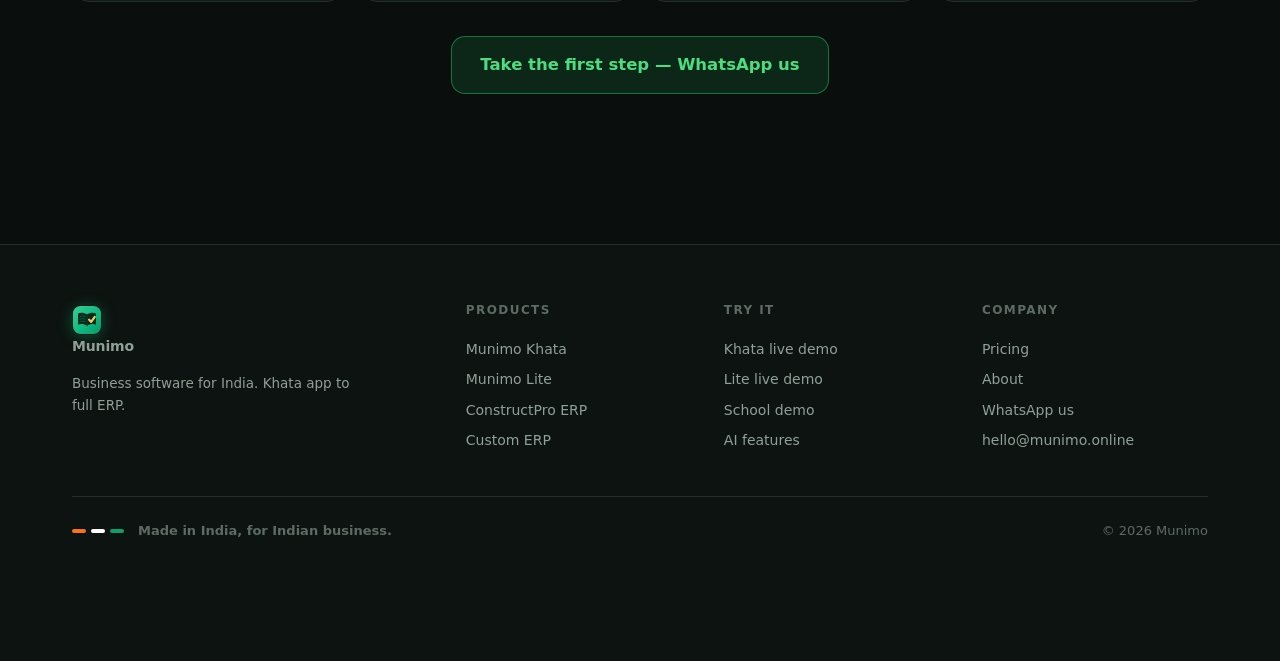
<file: custom.html>
<!DOCTYPE html>
<html lang="en">
<head>
<meta charset="UTF-8">
<meta name="viewport" content="width=device-width, initial-scale=1.0">
<title>Custom ERP for Your Business — Schools, Clinics, Coaching, Retail | Munimo</title>
<meta name="description" content="Tell us how your business runs — we build your ERP. Schools, clinics, coaching, retail, manufacturing. Built in India, at your budget, one-time price. School ERP already live — see the demo.">
<meta name="keywords" content="custom ERP India, school management software, school ERP software, clinic management software, coaching institute software, retail ERP, ERP development India">
<link rel="canonical" href="https://munimo.online/custom.html">
<meta property="og:title" content="Munimo Custom ERP — Built for Your Business">
<meta property="og:image" content="https://munimo.online/assets/demo/school-dashboard.jpg">
<meta name="theme-color" content="#0a0f0d">
<link rel="icon" type="image/svg+xml" href="assets/munimo-icon.svg">
<link rel="stylesheet" href="assets/site.css">
<style>
.phero{padding:130px 0 60px;position:relative;overflow:hidden;text-align:center}
.phero .glow{width:1000px;height:600px;top:-260px;left:50%;transform:translateX(-50%);background:radial-gradient(ellipse,rgba(16,185,129,.16),transparent 65%)}
.verts{display:flex;gap:10px;justify-content:center;flex-wrap:wrap;margin-top:26px}
.vert{padding:10px 20px;border-radius:24px;border:1px solid var(--hair2);font-size:14px;font-weight:700;color:var(--m)}
.vert.live{border-color:rgba(16,185,129,.5);color:var(--em2);background:rgba(16,185,129,.07)}
.how{display:grid;grid-template-columns:repeat(4,1fr);gap:16px}
@media(max-width:880px){.how{grid-template-columns:1fr 1fr}}
@media(max-width:540px){.how{grid-template-columns:1fr}}
.hstep{background:var(--surface);border:1px solid var(--hair);border-radius:18px;padding:22px}
.hstep .n{font-size:34px;font-weight:800;color:var(--gold);opacity:.9}
.hstep h3{font-size:16px;margin:8px 0 5px}
.hstep p{font-size:13.5px;color:var(--m)}
</style>
</head>
<body>

<header class="hd">
  <div class="hd-in">
    <a class="logo" href="index.html"><img class="logo-m" src="assets/munimo-icon.svg" alt="Munimo logo"> Munimo</a>
    <nav class="nav">
      <a href="khata.html">Book</a><a href="constructpro.html">Full ERP</a><a href="schools.html">Schools</a><a href="custom.html" class="on">Custom</a><a href="ai.html">AI</a><a href="pricing.html">Pricing</a>
    </nav>
    <div class="hd-cta">
      <a class="btn btn-ghost" href="demo/school/">School Demo</a>
      <a class="btn btn-wa" href="https://wa.me/919599942248?text=Hi!%20I%20want%20a%20custom%20ERP%20for%20my%20business.%20Business:%20____" target="_blank" rel="noopener">WhatsApp</a>
    </div>
  </div>
</header>

<section class="phero">
  <div class="glow"></div>
  <div class="wrap">
    <span class="pill">Custom ERP · Built around your business</span>
    <h1 class="h-display" style="margin:20px auto 14px;max-width:920px">Your business is different?<br><span class="gold">Your ERP will be too.</span></h1>
    <p class="lead" style="max-width:620px;margin:0 auto">Stop squeezing your business into ready-made software. Tell us how the work flows — we build Munimo around it. Monthly like our other plans, or a one-time project price — your choice.</p>
    <div class="verts">
      <span class="vert live">Construction — live</span>
      <span class="vert live">Schools — live</span>
      <span class="vert">Clinics</span>
      <span class="vert">Coaching</span>
      <span class="vert">Retail & Trading</span>
      <span class="vert">Manufacturing</span>
      <span class="vert">Dealerships</span>
      <span class="vert">Your business?</span>
    </div>
    <div style="display:flex;gap:12px;justify-content:center;margin-top:32px;flex-wrap:wrap">
      <a class="btn btn-wa btn-big" href="https://wa.me/919599942248?text=Hi!%20I%20want%20a%20custom%20ERP.%20Business:%20____%20How%20it%20works:%20____%20Budget:%20____" target="_blank" rel="noopener">Tell us your business — WhatsApp</a>
      <a class="btn btn-ghost btn-big" href="demo/school/">See an example ↓</a>
    </div>
  </div>
</section>

<!-- proof: school ERP -->
<section class="sec" style="background:var(--ink2)">
  <div class="wrap">
    <div class="sechead center">
      <span class="eyebrow">Proof — a custom ERP we built</span>
      <h2 class="h1 rv">School ERP: admissions<br>to fees, fully custom.</h2>
    </div>
    <div class="browser rv" data-theatre style="max-width:900px;margin:0 auto">
      <div class="browser-bar"><span class="bdot" style="background:#f87171"></span><span class="bdot" style="background:#fbbf24"></span><span class="bdot" style="background:#34d399"></span><span class="burl">Munimo for Schools — you can run the live demo too</span></div>
      <div class="theatre-vp">
        <div class="shot on" data-cap="Dashboard — the whole school at a glance" data-sub="Students, fees due, attendance — one screen"><img src="assets/demo/school-dashboard.jpg" alt="School dashboard" loading="lazy"></div>
        <div class="shot" data-cap="Fees — who is due, how much, since when" data-sub="Receipts on WhatsApp. Parents stay informed."><img src="assets/demo/school-fees.jpg" alt="School fees" loading="lazy"></div>
        <div class="shot" data-cap="Students & sections" data-sub="Admissions, TC, records — all digital"><img src="assets/demo/school-students.jpg" alt="Students" loading="lazy"></div>
        <div class="shot" data-cap="Attendance & reports" data-sub="Class-wise, month-wise, one click"><img src="assets/demo/school-reports.jpg" alt="Reports" loading="lazy"></div>
      </div>
      <div class="theatre-cap">
        <div><div class="tc-txt"></div><div class="tc-sub"></div></div>
        <div style="display:flex;align-items:center;gap:14px"><div class="tdots"><span class="tdot on"></span><span class="tdot"></span><span class="tdot"></span><span class="tdot"></span></div>
        <button class="btn btn-ghost" data-next style="padding:8px 14px;font-size:13px">Next →</button></div>
      </div>
    </div>
    <p class="center" style="margin-top:20px"><a class="btn btn-em" href="demo/school/">Run the school demo yourself →</a></p>
  </div>
</section>

<!-- feature additions -->
<section class="sec-tight">
  <div class="wrap">
    <div class="budget rv" style="max-width:820px;margin:0 auto">
      <h3 class="h3">Need one more feature? Any plan, any time.</h3>
      <p class="lead" style="font-size:15.5px;margin-top:10px">Every Munimo plan can be extended. Tell us the feature — a report, a workflow, an integration — and we quote a <b style="color:var(--t)">small one-time charge</b>. The minimum depends on the work, most additions are done in days, and it becomes part of <i>your</i> Munimo forever.</p>
      <p style="margin-top:16px"><a class="btn btn-wa" href="https://wa.me/919599942248?text=Hi!%20I%20need%20a%20feature%20added%20to%20Munimo.%20Feature:%20____" target="_blank" rel="noopener">Describe your feature on WhatsApp →</a></p>
    </div>
  </div>
</section>

<!-- how it works -->
<section class="sec">
  <div class="wrap">
    <div class="sechead center">
      <span class="eyebrow">How it works</span>
      <h2 class="h1 rv">Your ERP in 4 steps</h2>
    </div>
    <div class="how">
      <div class="hstep rv"><div class="n">1</div><h3>Talk</h3><p>Tell us on WhatsApp how your business runs. We listen and map the workflow.</p></div>
      <div class="hstep rv rv2"><div class="n">2</div><h3>Budget</h3><p>You name the budget. We tell you exactly what it buys — straight and honest.</p></div>
      <div class="hstep rv rv3"><div class="n">3</div><h3>Build</h3><p>Your modules on Munimo’s tested core — fast to build, solid to run.</p></div>
      <div class="hstep rv rv4"><div class="n">4</div><h3>Go live</h3><p>Data migration, training, WhatsApp support — all included. You just run it.</p></div>
    </div>
    <div class="center" style="margin-top:34px">
      <a class="btn btn-wa btn-big rv" href="https://wa.me/919599942248?text=Hi!%20I%20want%20to%20talk%20about%20a%20custom%20ERP.%20Business:%20____%20City:%20____" target="_blank" rel="noopener">Take the first step — WhatsApp us</a>
    </div>
  </div>
</section>

<footer class="ft">
  <div class="wrap">
    <div class="ft-grid">
      <div><a class="logo" href="index.html"><img class="logo-m" src="assets/munimo-icon.svg" alt="Munimo logo"> Munimo</a><p class="muted" style="font-size:13.5px;max-width:280px;margin-top:12px">Business software for India. Khata app to full ERP.</p></div>
      <div><h4>Products</h4><a href="khata.html">Munimo Khata</a><a href="lite.html">Munimo Lite</a><a href="constructpro.html">ConstructPro ERP</a><a href="custom.html">Custom ERP</a></div>
      <div><h4>Try it</h4><a href="demo/khata/">Khata live demo</a><a href="demo/lite/">Lite live demo</a><a href="demo/school/">School demo</a><a href="ai.html">AI features</a></div>
      <div><h4>Company</h4><a href="pricing.html">Pricing</a><a href="about.html">About</a><a href="https://wa.me/919599942248" target="_blank" rel="noopener">WhatsApp us</a><a href="mailto:hello@munimo.online">hello@munimo.online</a></div>
    </div>
    <div class="made"><span class="tri"><i style="background:#f97316"></i><i style="background:#fff"></i><i style="background:#0e9f6e"></i>&nbsp; Made in India, for Indian business.</span><span>© 2026 Munimo</span></div>
  </div>
</footer>

<div class="mbar">
  <a class="btn btn-ghost" href="demo/school/">See example</a>
  <a class="btn btn-em" href="https://wa.me/919599942248?text=Hi!%20I%20want%20a%20custom%20ERP." target="_blank" rel="noopener">WhatsApp →</a>
</div>
<a class="wafloat" href="https://wa.me/919599942248?text=Hi!%20I%20want%20a%20custom%20ERP." target="_blank" rel="noopener" aria-label="WhatsApp"><svg viewBox="0 0 24 24"><path d="M17.5 14.4c-.3-.15-1.76-.87-2.03-.97-.27-.1-.47-.15-.67.15-.2.3-.77.97-.94 1.17-.17.2-.35.22-.65.07-.3-.15-1.26-.46-2.4-1.48-.89-.79-1.49-1.77-1.66-2.07-.17-.3-.02-.46.13-.61.13-.13.3-.35.45-.52.15-.17.2-.3.3-.5.1-.2.05-.37-.02-.52-.07-.15-.67-1.62-.92-2.22-.24-.58-.49-.5-.67-.51h-.57c-.2 0-.52.07-.8.37-.27.3-1.04 1.02-1.04 2.5 0 1.47 1.07 2.9 1.22 3.1.15.2 2.1 3.2 5.1 4.49.71.3 1.27.49 1.7.63.72.23 1.37.2 1.88.12.57-.09 1.76-.72 2.01-1.42.25-.7.25-1.3.17-1.42-.07-.12-.27-.2-.57-.35zM12.05 21.6h-.01a9.6 9.6 0 01-4.89-1.34l-.35-.21-3.64.95.97-3.55-.23-.36a9.57 9.57 0 01-1.47-5.11c0-5.3 4.31-9.6 9.62-9.6a9.55 9.55 0 016.8 2.82 9.55 9.55 0 012.81 6.8c0 5.3-4.31 9.6-9.61 9.6zm8.18-17.78A11.5 11.5 0 0012.05 .44C5.68.44.5 5.6.5 11.98c0 2.03.53 4.01 1.54 5.76L.4 23.56l5.96-1.56a11.53 11.53 0 005.68 1.49h.01c6.37 0 11.55-5.17 11.55-11.54 0-3.08-1.2-5.98-3.37-8.13z"/></svg></a>

<script src="assets/site.js" defer></script>
</body>
</html>
</file>
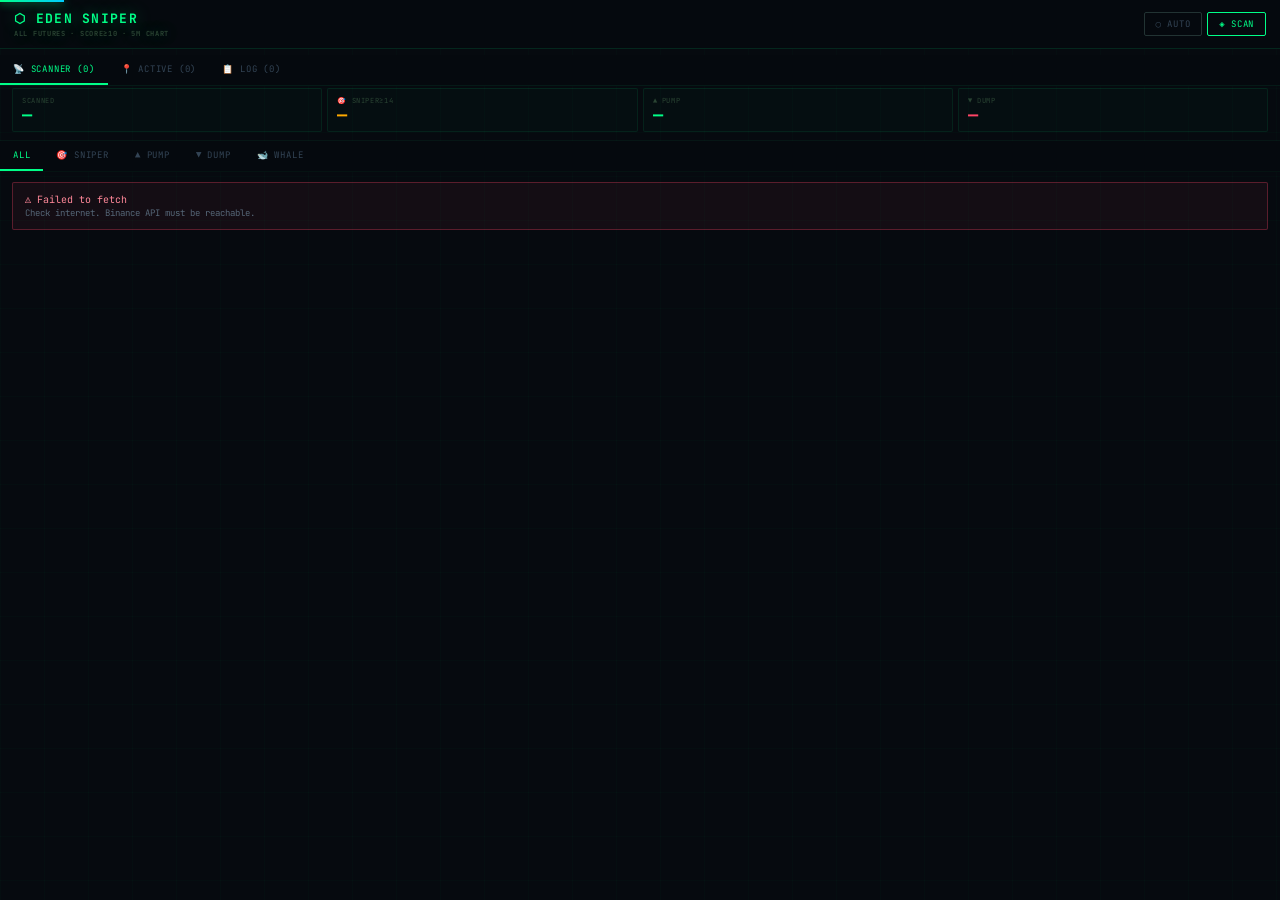
<file: index-25.html>
<!DOCTYPE html>
<html lang="en">
<head>
<meta charset="UTF-8">
<meta name="viewport" content="width=device-width,initial-scale=1,maximum-scale=1,user-scalable=no">
<meta name="theme-color" content="#00ff88">
<meta name="apple-mobile-web-app-capable" content="yes">
<meta name="apple-mobile-web-app-status-bar-style" content="black-translucent">
<meta name="apple-mobile-web-app-title" content="EDEN SNIPER">
<link rel="manifest" href="./manifest.json">
<title>EDEN SNIPER</title>
<style>
@import url('https://fonts.googleapis.com/css2?family=JetBrains+Mono:wght@400;600;700&display=swap');
*{box-sizing:border-box;margin:0;padding:0;-webkit-tap-highlight-color:transparent}
:root{--g:#00ff88;--r:#ff4466;--a:#ffaa00;--b:#00ccff;--p:#ff44ff;--w:#fff;--bg:#060a0f;--border:rgba(0,255,136,.12);--dim:#2a4433}
html,body{background:var(--bg);color:#c8d8e8;font-family:'JetBrains Mono','Courier New',monospace;min-height:100vh;overflow-x:hidden;overscroll-behavior:none}
body::before{content:'';position:fixed;inset:0;pointer-events:none;z-index:0;background-image:linear-gradient(rgba(0,255,136,.018) 1px,transparent 1px),linear-gradient(90deg,rgba(0,255,136,.018) 1px,transparent 1px);background-size:44px 44px}
::-webkit-scrollbar{width:3px}::-webkit-scrollbar-thumb{background:rgba(0,255,136,.2)}
@keyframes spin{to{transform:rotate(360deg)}}
@keyframes glow-r{0%,100%{text-shadow:0 0 6px rgba(255,68,102,.4)}50%{text-shadow:0 0 22px rgba(255,68,102,1),0 0 40px rgba(255,68,102,.3)}}
@keyframes glow-g{0%,100%{text-shadow:0 0 4px rgba(0,255,136,.3)}50%{text-shadow:0 0 18px rgba(0,255,136,1)}}
@keyframes pulse{0%,100%{opacity:1}50%{opacity:.25}}
@keyframes slide-in{from{opacity:0;transform:translateY(-6px)}to{opacity:1;transform:translateY(0)}}
@keyframes tick{0%,49%{opacity:1}50%,100%{opacity:.15}}
@keyframes pin-glow{0%,100%{box-shadow:0 0 0 1px rgba(255,170,0,.3)}50%{box-shadow:0 0 12px 2px rgba(255,170,0,.5)}}

#prog{position:fixed;top:0;left:0;height:2px;width:0;z-index:9999;background:linear-gradient(90deg,var(--g),var(--b));box-shadow:0 0 10px var(--g);transition:width .35s}

/* HEADER */
#hdr{position:sticky;top:0;z-index:300;background:rgba(6,10,15,.98);border-bottom:1px solid var(--border);padding:10px 14px;display:flex;align-items:center;justify-content:space-between;gap:8px}
#logo{color:var(--g);font-size:13px;font-weight:700;letter-spacing:.1em;text-shadow:0 0 16px rgba(0,255,136,.4);flex-shrink:0}
#logo small{font-size:7px;color:var(--dim);display:block;letter-spacing:.1em;margin-top:2px}
#hbtns{display:flex;gap:5px;align-items:center;flex-shrink:0}
#cd-box{font-size:9px;color:var(--dim);letter-spacing:.08em;display:none;white-space:nowrap}
#cd-box span{color:var(--g)}
.btn{background:transparent;border:1px solid var(--g);color:var(--g);padding:5px 11px;font-size:9px;letter-spacing:.08em;cursor:pointer;text-transform:uppercase;font-family:'JetBrains Mono',monospace;border-radius:2px;transition:all .2s;white-space:nowrap}
.btn:active{background:rgba(0,255,136,.18)}
.btn.dim{border-color:#223333;color:#334455}
.btn.on{background:rgba(0,255,136,.1)}

/* TABS */
#tabs{display:flex;overflow-x:auto;scrollbar-width:none;background:rgba(6,10,15,.98);border-bottom:1px solid rgba(0,255,136,.07);position:sticky;top:55px;z-index:299}
#tabs::-webkit-scrollbar{display:none}
.tab{padding:8px 13px;font-size:9px;letter-spacing:.09em;text-transform:uppercase;cursor:pointer;border:none;background:transparent;color:#334455;white-space:nowrap;border-bottom:2px solid transparent;font-family:'JetBrains Mono',monospace;transition:all .2s;flex-shrink:0}
.tab.active{color:var(--g);border-bottom-color:var(--g)}

/* FILTER BAR */
#fbar{display:flex;overflow-x:auto;scrollbar-width:none;background:rgba(6,10,15,.96);border-bottom:1px solid rgba(0,255,136,.05);position:sticky;top:88px;z-index:298}
#fbar::-webkit-scrollbar{display:none}

/* STATS */
#statsbar{display:grid;grid-template-columns:repeat(4,1fr);gap:5px;padding:8px 12px;border-bottom:1px solid rgba(0,255,136,.05)}
.sc{border:1px solid rgba(0,255,136,.08);padding:7px 9px;background:rgba(0,255,136,.02);border-radius:2px}
.sl{font-size:7px;color:var(--dim);letter-spacing:.09em;text-transform:uppercase}
.sv{font-size:17px;font-weight:700;color:var(--g);margin-top:2px;line-height:1}
.sv.a{color:var(--a)}.sv.r{color:var(--r)}.sv.b{color:var(--b)}

/* SCAN STATUS */
#scanbar{display:none;padding:5px 12px;background:rgba(0,255,136,.015);border-bottom:1px solid rgba(0,255,136,.05);font-size:8px;color:var(--dim);letter-spacing:.09em;align-items:center;gap:7px}
#scanbar.show{display:flex}
.sdot{width:5px;height:5px;border-radius:50%;background:var(--g);animation:pulse 1s infinite;flex-shrink:0}

/* SECTIONS */
.section{display:none;padding-bottom:30px}
.section.active{display:block}

/* ═══ PINNED SNIPER COINS ═══ */
#pinned-section{padding:10px 12px 0}
#pinned-title{font-size:8px;color:var(--a);letter-spacing:.14em;text-transform:uppercase;margin-bottom:7px;display:flex;align-items:center;gap:7px}
#pinned-title::before{content:'';display:inline-block;width:6px;height:6px;border-radius:50%;background:var(--a);box-shadow:0 0 8px var(--a);animation:pulse 1.2s infinite}
#pinned-cards{display:flex;flex-direction:column;gap:6px;margin-bottom:10px}
.pcard{border:1px solid rgba(255,170,0,.3);background:rgba(255,170,0,.03);border-radius:2px;padding:9px 11px;animation:pin-glow 3s ease-in-out infinite,slide-in .3s ease;position:relative}
.pcard-top{display:flex;align-items:center;justify-content:space-between;margin-bottom:5px}
.pcard-sym{font-size:14px;font-weight:700;color:var(--w)}
.pcard-badges{display:flex;gap:5px;align-items:center;flex-wrap:wrap}
.pcard-expire{font-size:8px;color:var(--a);letter-spacing:.07em}
.pcard-dismiss{background:transparent;border:1px solid rgba(255,170,0,.3);color:var(--a);padding:2px 7px;font-size:8px;cursor:pointer;font-family:'JetBrains Mono',monospace;border-radius:2px}
.pcard-row{display:flex;gap:14px;flex-wrap:wrap;margin-top:4px}
.pci{display:flex;flex-direction:column;gap:1px}
.pci-l{font-size:7px;color:var(--dim);letter-spacing:.09em;text-transform:uppercase}
.pci-v{font-size:11px;font-weight:700}

/* ═══ SL/TP BOX ═══ */
.sltp-box{margin-top:8px;padding:8px 10px;background:rgba(0,0,0,.3);border:1px solid rgba(255,255,255,.06);border-radius:2px}
.sltp-title{font-size:7px;color:var(--dim);letter-spacing:.12em;text-transform:uppercase;margin-bottom:6px}
.sltp-grid{display:grid;grid-template-columns:1fr 1fr 1fr 1fr;gap:5px}
.sltp-item{display:flex;flex-direction:column;gap:2px;padding:5px 7px;border-radius:2px;border:1px solid transparent}
.sltp-item.sl-item{background:rgba(255,68,102,.08);border-color:rgba(255,68,102,.2)}
.sltp-item.tp1-item{background:rgba(0,200,255,.06);border-color:rgba(0,200,255,.15)}
.sltp-item.tp2-item{background:rgba(0,255,136,.05);border-color:rgba(0,255,136,.12)}
.sltp-item.tp3-item{background:rgba(255,170,0,.06);border-color:rgba(255,170,0,.15)}
.sltp-lbl{font-size:7px;font-weight:700;letter-spacing:.1em}
.sltp-item.sl-item .sltp-lbl{color:var(--r)}
.sltp-item.tp1-item .sltp-lbl{color:var(--b)}
.sltp-item.tp2-item .sltp-lbl{color:var(--g)}
.sltp-item.tp3-item .sltp-lbl{color:var(--a)}
.sltp-price{font-size:10px;font-weight:700;color:var(--w)}
.sltp-pct{font-size:9px;font-weight:600}
.sltp-item.sl-item .sltp-pct{color:var(--r)}
.sltp-item.tp1-item .sltp-pct{color:var(--b)}
.sltp-item.tp2-item .sltp-pct{color:var(--g)}
.sltp-item.tp3-item .sltp-pct{color:var(--a)}

/* STATUS ALERT */
.status-alert{margin-top:7px;padding:6px 10px;border-radius:2px;font-size:10px;font-weight:700;letter-spacing:.07em;text-align:center}
.status-alert.cut{background:rgba(255,68,102,.15);color:var(--r);border:1px solid rgba(255,68,102,.4)}
.status-alert.tp1{background:rgba(0,200,255,.1);color:var(--b);border:1px solid rgba(0,200,255,.3)}
.status-alert.tp2{background:rgba(0,255,136,.1);color:var(--g);border:1px solid rgba(0,255,136,.3)}
.status-alert.tp3{background:rgba(255,170,0,.1);color:var(--a);border:1px solid rgba(255,170,0,.3)}
.status-alert.hold{background:rgba(255,255,255,.03);color:#667788;border:1px solid rgba(255,255,255,.06)}
.status-alert.warn{background:rgba(255,68,102,.07);color:#ff8899;border:1px solid rgba(255,68,102,.2)}

/* ═══ ACTIVE SIGNALS ═══ */
#act-header{padding:10px 12px 7px;display:flex;align-items:center;justify-content:space-between}
#act-title{font-size:9px;color:var(--g);letter-spacing:.13em;text-transform:uppercase;display:flex;align-items:center;gap:7px}
#act-title::before{content:'';display:inline-block;width:6px;height:6px;border-radius:50%;background:var(--g);box-shadow:0 0 6px var(--g);animation:pulse 1.5s infinite}
.act-clear{font-size:8px;color:#334455;cursor:pointer;letter-spacing:.07em;text-transform:uppercase;background:none;border:none;font-family:'JetBrains Mono',monospace}
#act-cards{display:flex;flex-direction:column;gap:8px;padding:0 12px 10px}
.acard{border:1px solid rgba(0,255,136,.22);background:rgba(0,255,136,.03);border-radius:2px;padding:10px 11px;animation:slide-in .3s ease}
.acard.dump{border-color:rgba(255,68,102,.25);background:rgba(255,68,102,.03)}
.acard-top{display:flex;align-items:center;justify-content:space-between;margin-bottom:8px;gap:5px}
.acard-sym{font-size:14px;font-weight:700;color:var(--w)}
.acard-badges{display:flex;gap:4px;align-items:center;flex-wrap:wrap}
.dir-badge{padding:2px 7px;font-size:9px;font-weight:700;border-radius:2px}
.dir-badge.pump{background:rgba(0,255,136,.12);color:var(--g);border:1px solid rgba(0,255,136,.28)}
.dir-badge.dump{background:rgba(255,68,102,.12);color:var(--r);border:1px solid rgba(255,68,102,.28)}
.lev-badge{padding:2px 7px;font-size:8px;font-weight:700;background:rgba(255,170,0,.08);color:var(--a);border:1px solid rgba(255,170,0,.18);border-radius:2px}
.exit-btn{background:transparent;border:1px solid rgba(255,68,102,.35);color:var(--r);padding:4px 9px;font-size:9px;cursor:pointer;font-family:'JetBrains Mono',monospace;letter-spacing:.06em;border-radius:2px;margin-left:auto}
.exit-btn:active{background:rgba(255,68,102,.2)}
.acard-grid{display:grid;grid-template-columns:1fr 1fr 1fr;gap:7px;margin-bottom:7px}
.ac{display:flex;flex-direction:column;gap:2px}
.ac-l{font-size:7px;color:var(--dim);letter-spacing:.09em;text-transform:uppercase}
.ac-v{font-size:13px;font-weight:700;color:var(--w)}
.ac-v.live{animation:tick 1s steps(1) infinite}
.ac-v.g{color:var(--g)}.ac-v.r{color:var(--r)}.ac-v.a{color:var(--a)}
.acard-extremes{display:grid;grid-template-columns:1fr 1fr 1fr 1fr;gap:5px;padding-top:7px;border-top:1px solid rgba(255,255,255,.04)}
.ae{display:flex;flex-direction:column;gap:2px}
.ae-l{font-size:7px;color:#334455;letter-spacing:.07em;text-transform:uppercase}
.ae-v{font-size:11px;font-weight:600}
.ae-v.g{color:var(--g)}.ae-v.r{color:var(--r)}
.acard-foot{display:flex;justify-content:space-between;margin-top:6px;padding-top:5px;border-top:1px solid rgba(255,255,255,.03);font-size:8px;color:#334455;letter-spacing:.06em}
#act-empty{text-align:center;padding:40px 20px;color:#1a3322;font-size:10px;letter-spacing:.11em;line-height:2.4}

/* ═══ SCANNER ═══ */
#loading{display:flex;flex-direction:column;align-items:center;padding:70px 0;gap:13px}
.spinner{width:40px;height:40px;border-radius:50%;border:2px solid rgba(0,255,136,.1);border-top:2px solid var(--g);animation:spin 1s linear infinite}
.ltxt{font-size:10px;color:var(--dim);letter-spacing:.12em}
#lpct{color:var(--g)}
#lsym{font-size:8px;margin-top:-7px;color:#1a3322}
#scan-empty{display:none;text-align:center;padding:55px 20px;font-size:10px;color:#1a3322;letter-spacing:.11em;line-height:2.5}
#err-box{display:none;margin:10px 12px;border:1px solid rgba(255,68,102,.3);background:rgba(255,68,102,.06);padding:10px 12px;font-size:10px;color:#ff8899;border-radius:2px}
#scan-wrap{display:none;padding:0 12px 20px}
#th-row{display:grid;grid-template-columns:76px 1fr auto;border-bottom:1px solid rgba(0,255,136,.07);padding:5px 7px;font-size:7px;color:var(--dim);letter-spacing:.09em;text-transform:uppercase;margin-bottom:1px}

/* COIN ROWS */
.crow{border-bottom:1px solid rgba(0,255,136,.04);cursor:pointer;transition:background .12s;display:grid;grid-template-columns:76px 1fr auto;align-items:stretch}
.crow:active{background:rgba(0,255,136,.04)}
.crow.sniper{background:rgba(255,170,0,.04);border-bottom-color:rgba(255,170,0,.1)}
.crow.crit{background:rgba(255,68,102,.04);border-bottom-color:rgba(255,68,102,.08)}
.crow.high{background:rgba(0,255,136,.03)}
.crow.tracked{outline:2px solid rgba(0,255,136,.4);outline-offset:-2px}
.crow.pinned-row{outline:2px solid rgba(255,170,0,.35);outline-offset:-2px}
.cl{padding:9px 7px;display:flex;align-items:center;gap:5px}
.cn{font-size:13px;font-weight:700}
.cs{font-size:7px;color:#223333;margin-top:1px}
.whale-tag{font-size:7px;padding:1px 4px;background:rgba(255,170,0,.1);color:var(--a);border:1px solid rgba(255,170,0,.2);border-radius:2px;margin-top:2px;display:inline-block}
.cm{padding:7px 6px;flex:1;display:flex;flex-direction:column;justify-content:center;gap:4px}
.sline{display:flex;align-items:center;gap:7px}
.snum{font-size:16px;font-weight:700;min-width:22px;line-height:1}
.snum.cr{animation:glow-r 1.8s ease-in-out infinite}
.snum.cg{animation:glow-g 2s ease-in-out infinite}
.sbar-bg{flex:1;height:3px;background:rgba(255,255,255,.05);border-radius:2px}
.sbar{height:100%;border-radius:2px;transition:width .5s}
.pills{display:flex;flex-wrap:wrap;gap:2px;margin-top:3px}
.pill{padding:2px 4px;font-size:7px;border-radius:2px;border:1px solid transparent;letter-spacing:.03em}
.pill.bull{background:rgba(0,255,136,.08);color:var(--g);border-color:rgba(0,255,136,.18)}
.pill.bear{background:rgba(255,68,102,.08);color:var(--r);border-color:rgba(255,68,102,.16)}
.pill.neutral{background:rgba(0,200,255,.06);color:var(--b);border-color:rgba(0,200,255,.12)}
.pill.caution{background:rgba(255,170,0,.08);color:var(--a);border-color:rgba(255,170,0,.18)}
.pill.alert{background:rgba(255,68,255,.08);color:var(--p);border-color:rgba(255,68,255,.16)}
.pill.whale{background:rgba(255,170,0,.1);color:var(--a);border-color:rgba(255,170,0,.25)}
.pill.dim{background:rgba(255,255,255,.03);color:#334455;border-color:#1a2233}
.cr2{padding:7px 8px;display:flex;flex-direction:column;align-items:flex-end;justify-content:center;gap:3px;min-width:84px}
.dbadge{padding:2px 6px;font-size:9px;letter-spacing:.06em;font-weight:700;border-radius:2px;border:1px solid transparent;white-space:nowrap}
.dbadge.pump{background:rgba(0,255,136,.12);color:var(--g);border-color:rgba(0,255,136,.28)}
.dbadge.dump{background:rgba(255,68,102,.12);color:var(--r);border-color:rgba(255,68,102,.26)}
.dbadge.coil{background:rgba(0,200,255,.08);color:var(--b);border-color:rgba(0,200,255,.16)}
.sniper-badge{padding:2px 6px;font-size:8px;font-weight:700;background:rgba(255,170,0,.12);color:var(--a);border:1px solid rgba(255,170,0,.3);border-radius:2px;letter-spacing:.07em}
.cprice{font-size:11px;color:#99aabb;font-weight:500}
.cchg{font-size:10px;font-weight:600}.cchg.pos{color:#00cc77}.cchg.neg{color:var(--r)}
.cfr{font-size:8px}.cfr.fn{color:var(--g)}.cfr.fp{color:var(--r)}.cfr.fz{color:#445566}
.ctrk{font-size:8px;padding:3px 6px;border-radius:2px;cursor:pointer;font-family:'JetBrains Mono',monospace;letter-spacing:.05em;transition:all .2s;border:1px solid}
.ctrk.add{background:rgba(0,255,136,.07);color:var(--g);border-color:rgba(0,255,136,.2)}
.ctrk.active-t{background:rgba(0,255,136,.14);color:var(--g);border-color:var(--g)}
.ctrk.full{background:transparent;color:#334455;border-color:#223333;cursor:default}

/* EXPAND PANEL */
.epanel{display:none;border-bottom:1px solid rgba(0,255,136,.06);background:rgba(0,0,0,.35)}
.epanel.open{display:block;animation:slide-in .2s ease}
.einner{padding:10px 11px}
.etitle{font-size:8px;color:var(--dim);letter-spacing:.09em;margin-bottom:8px;text-transform:uppercase}
.sig-grid{display:flex;flex-wrap:wrap;gap:5px;margin-bottom:8px}
.sitem{padding:6px 9px;min-width:125px;border:1px solid transparent;border-radius:2px}
.sitem.bull{background:rgba(0,255,136,.06);border-color:rgba(0,255,136,.13);border-left:3px solid var(--g)}
.sitem.bear{background:rgba(255,68,102,.06);border-color:rgba(255,68,102,.13);border-left:3px solid var(--r)}
.sitem.neutral{background:rgba(0,200,255,.05);border-color:rgba(0,200,255,.1);border-left:3px solid var(--b)}
.sitem.caution{background:rgba(255,170,0,.06);border-color:rgba(255,170,0,.12);border-left:3px solid var(--a)}
.sitem.alert{background:rgba(255,68,255,.06);border-color:rgba(255,68,255,.12);border-left:3px solid var(--p)}
.sitem.whale{background:rgba(255,170,0,.08);border-color:rgba(255,170,0,.2);border-left:3px solid var(--a)}
.slab{font-size:9px;font-weight:700}
.sdet{font-size:8px;color:#556677;margin-top:2px}
.spts{font-size:7px;color:#334455;margin-top:1px}
.emeta{display:flex;flex-wrap:wrap;gap:9px;font-size:8px;color:#334455;margin-top:7px}
.emeta a{color:var(--b);text-decoration:none}

/* ═══ LOG ═══ */
#log-header{padding:10px 12px;display:flex;align-items:center;justify-content:space-between}
#log-title{font-size:9px;color:var(--b);letter-spacing:.13em;text-transform:uppercase}
.log-clear{font-size:8px;color:#334455;cursor:pointer;letter-spacing:.06em;text-transform:uppercase;background:none;border:none;font-family:'JetBrains Mono',monospace}
#log-stats{padding:7px 12px;display:grid;grid-template-columns:repeat(3,1fr);gap:6px;border-bottom:1px solid rgba(0,200,255,.05);margin-bottom:3px}
.lstat{border:1px solid rgba(0,200,255,.08);padding:7px 9px;background:rgba(0,200,255,.02);border-radius:2px}
.lstat-l{font-size:7px;color:#334455;letter-spacing:.09em;text-transform:uppercase}
.lstat-v{font-size:15px;font-weight:700;margin-top:2px}
#log-list{padding:0 12px 20px;display:flex;flex-direction:column;gap:6px}
#log-empty{text-align:center;padding:45px 20px;color:#1a3322;font-size:10px;letter-spacing:.11em;line-height:2.2}
.lcard{border:1px solid rgba(0,200,255,.1);background:rgba(0,200,255,.02);border-radius:2px;padding:9px 11px;animation:slide-in .3s ease}
.lcard.win{border-color:rgba(0,255,136,.18)}.lcard.loss{border-color:rgba(255,68,102,.16)}
.lcard-top{display:flex;align-items:center;justify-content:space-between;margin-bottom:7px}
.lcard-sym{font-size:13px;font-weight:700;color:var(--w)}
.lcard-pnl{font-size:14px;font-weight:700}
.lcard-pnl.pos{color:var(--g)}.lcard-pnl.neg{color:var(--r)}
.lcard-grid{display:grid;grid-template-columns:repeat(4,1fr);gap:5px}
.lc{display:flex;flex-direction:column;gap:2px}
.lc-l{font-size:7px;color:#334455;letter-spacing:.08em;text-transform:uppercase}
.lc-v{font-size:10px;font-weight:600;color:#99aabb}
.lcard-foot{font-size:8px;color:#334455;margin-top:6px;letter-spacing:.06em;line-height:1.7}

/* ═══ LEGEND ═══ */
#legend{padding:12px;margin:8px 12px;border:1px solid rgba(0,255,136,.05);background:rgba(0,255,136,.01);display:none;grid-template-columns:1fr 1fr;gap:6px;font-size:8px;color:#334455;letter-spacing:.05em;border-radius:2px}
#legend.show{display:grid}

/* TOAST */
#toast{position:fixed;bottom:22px;left:50%;transform:translateX(-50%);background:rgba(0,255,136,.12);border:1px solid rgba(0,255,136,.35);color:var(--g);padding:8px 16px;font-size:10px;letter-spacing:.09em;border-radius:3px;z-index:9999;display:none;white-space:nowrap;box-shadow:0 0 20px rgba(0,255,136,.2)}
#toast.err{background:rgba(255,68,102,.12);border-color:rgba(255,68,102,.35);color:var(--r)}
#toast.warn{background:rgba(255,170,0,.12);border-color:rgba(255,170,0,.35);color:var(--a)}
</style>
</head>
<body>
<div id="prog"></div>

<div id="hdr">
  <div id="logo">⬡ EDEN SNIPER
    <small id="last-txt">ALL FUTURES · SCORE≥10 · 5M CHART</small>
  </div>
  <div id="hbtns">
    <div id="cd-box">NEXT <span id="cdv">3:00</span></div>
    <button class="btn dim" id="abtn" onclick="toggleAuto()">○ AUTO</button>
    <button class="btn" id="sbtn" onclick="runScan()">◈ SCAN</button>
  </div>
</div>

<div id="tabs">
  <button class="tab active" onclick="setTab(this,'scanner')">📡 SCANNER <span id="tc-scan">(0)</span></button>
  <button class="tab" onclick="setTab(this,'active')">📍 ACTIVE <span id="tc-active">(0)</span></button>
  <button class="tab" onclick="setTab(this,'log')">📋 LOG <span id="tc-log">(0)</span></button>
</div>

<div id="statsbar">
  <div class="sc"><div class="sl">Scanned</div><div class="sv" id="sv-total">—</div></div>
  <div class="sc"><div class="sl">🎯 SNIPER≥14</div><div class="sv a" id="sv-sniper">—</div></div>
  <div class="sc"><div class="sl">▲ Pump</div><div class="sv" id="sv-pump">—</div></div>
  <div class="sc"><div class="sl">▼ Dump</div><div class="sv r" id="sv-dump">—</div></div>
</div>

<div id="scanbar"><div class="sdot"></div><span id="scanstat">Initialising...</span></div>

<div style="display:flex;overflow-x:auto;scrollbar-width:none;background:rgba(6,10,15,.96);border-bottom:1px solid rgba(0,255,136,.04);position:sticky;top:88px;z-index:298" id="fbar">
  <button class="tab active" onclick="setFilter(this,'all')">ALL</button>
  <button class="tab" onclick="setFilter(this,'sniper')">🎯 SNIPER</button>
  <button class="tab" onclick="setFilter(this,'pump')">▲ PUMP</button>
  <button class="tab" onclick="setFilter(this,'dump')">▼ DUMP</button>
  <button class="tab" onclick="setFilter(this,'whale')">🐋 WHALE</button>
</div>

<!-- SCANNER -->
<div id="sec-scanner" class="section active">
  <div id="pinned-section" style="display:none">
    <div id="pinned-title">🎯 SNIPER PINS — HELD 60 MIN <span id="pin-count" style="color:var(--dim);font-size:8px">(0)</span></div>
    <div id="pinned-cards"></div>
  </div>
  <div id="loading"><div class="spinner"></div><div class="ltxt">SCANNING ALL BINANCE FUTURES... <span id="lpct">0%</span></div><div class="ltxt" id="lsym"></div></div>
  <div id="err-box"></div>
  <div id="scan-empty"></div>
  <div id="scan-wrap">
    <div id="th-row"><div>COIN</div><div>SCORE / SIGNALS</div><div style="text-align:right">DIR / PRICE</div></div>
    <div id="coin-list"></div>
  </div>
  <div id="legend">
    <div><span style="color:var(--g)">SCORE 10–11</span> Worth watching</div>
    <div><span style="color:var(--a)">SCORE 12–13</span> Strong signal</div>
    <div><span style="color:var(--r)">SCORE 14+</span> SNIPER — pin 1hr</div>
    <div><span style="color:var(--a)">🐋 WHALE</span> Manipulation pattern</div>
    <div><span style="color:var(--g)">NEG FUNDING</span> Shorts squeezed → LONG</div>
    <div><span style="color:var(--r)">POS FUNDING</span> Longs flushed → SHORT</div>
    <div><span style="color:var(--b)">RSI&lt;25</span> Extreme oversold bounce</div>
    <div><span style="color:var(--r)">RSI&gt;75</span> Extreme overbought dump</div>
  </div>
</div>

<!-- ACTIVE -->
<div id="sec-active" class="section">
  <div id="act-header">
    <div id="act-title">ACTIVE SIGNALS <span id="act-count" style="color:var(--dim);font-size:8px">(0/5)</span></div>
    <button class="act-clear" onclick="clearAllTracks()">CLEAR ALL</button>
  </div>
  <div id="act-cards"></div>
  <div id="act-empty">NO ACTIVE SIGNALS<br><span style="font-size:9px">Tap "+ TRACK" on any signal.<br>Live price updates every second.<br>SL/TP levels auto-calculated from ATR.<br>Max 5 active at once.</span></div>
</div>

<!-- LOG -->
<div id="sec-log" class="section">
  <div id="log-header">
    <div id="log-title">TRADE LOG</div>
    <button class="log-clear" onclick="clearLog()">CLEAR</button>
  </div>
  <div id="log-stats">
    <div class="lstat"><div class="lstat-l">Total</div><div class="lstat-v" id="ls-total">0</div></div>
    <div class="lstat"><div class="lstat-l">Best Move</div><div class="lstat-v" style="color:var(--g)" id="ls-best">—</div></div>
    <div class="lstat"><div class="lstat-l">Worst</div><div class="lstat-v" style="color:var(--r)" id="ls-worst">—</div></div>
  </div>
  <div id="log-list"></div>
  <div id="log-empty">NO HISTORY YET<br><span style="font-size:9px">Activate then exit a signal to record it.</span></div>
</div>

<div id="toast"></div>

<script>
'use strict';
const BASE='https://fapi.binance.com';
const SKIP=new Set(['BUSDUSDT','USDCUSDT','TUSDUSDT','FDUSDUSDT','USDPUSDT','BTCDOMUSDT','DEFIUSDT','COCOSUSDT']);
const MIN_SCORE=10;       // Show coins scoring 10+
const SNIPER_SCORE=14;    // Pin for 1 hour, highest conviction
const PIN_DURATION=60*60*1000; // 1 hour in ms
const MAX_TRACKS=5;
const TRACKS_KEY='eden_tracks_v3',LOG_KEY='eden_log_v2',PINNED_KEY='eden_pinned_v2';
const sleep=ms=>new Promise(r=>setTimeout(r,ms));
const $=id=>document.getElementById(id);
const fmtP=p=>p===0?'0':p<0.00001?p.toExponential(3):p<0.0001?p.toFixed(7):p<0.01?p.toFixed(6):p<1?p.toFixed(5):p<100?p.toFixed(3):p.toFixed(2);
const fmtVol=v=>v>=1e9?(v/1e9).toFixed(1)+'B':v>=1e6?(v/1e6).toFixed(0)+'M':(v/1e3).toFixed(0)+'K';
const fmtPct=(p,d=2)=>(p>=0?'+':'')+p.toFixed(d)+'%';
const fmtTime=d=>{const s=Math.floor((Date.now()-d)/1000);return s<60?s+'s':s<3600?Math.floor(s/60)+'m '+Math.floor(s%60)+'s':Math.floor(s/3600)+'h '+Math.floor(s%3600/60)+'m';};
const fmtDur=ms=>{const m=Math.floor(ms/60000);return m<60?m+'m':Math.floor(m/60)+'h '+m%60+'m';};

let allCoins=[],currentFilter='all',currentMainTab='scanner';
let scanning=false,autoInt=null,cntInt=null,priceInt=null,countdown=180;
let activeTracks=load(TRACKS_KEY,{}),tradeLog=load(LOG_KEY,[]),pinnedCoins=load(PINNED_KEY,{});

function load(k,def){try{return JSON.parse(localStorage.getItem(k)||'null')||def}catch{return def}}
function save(k,v){try{localStorage.setItem(k,JSON.stringify(v))}catch{}}
function saveTracks(){save(TRACKS_KEY,activeTracks)}
function saveLog(){save(LOG_KEY,tradeLog)}
function savePinned(){
  const now=Date.now();
  Object.keys(pinnedCoins).forEach(s=>{if(now-pinnedCoins[s].pinnedAt>PIN_DURATION)delete pinnedCoins[s];});
  save(PINNED_KEY,pinnedCoins);
}

// ═══════════════════════════════════════
// MATH HELPERS
// ═══════════════════════════════════════
function calcRSI(C,p=14){
  if(C.length<p+2)return 50;
  const d=[];for(let i=1;i<C.length;i++)d.push(C[i]-C[i-1]);
  let ag=0,al=0;
  for(let i=0;i<p;i++){if(d[i]>0)ag+=d[i];else al+=Math.abs(d[i]);}
  ag/=p;al/=p;
  for(let i=p;i<d.length;i++){
    const g=d[i]>0?d[i]:0,l=d[i]<0?Math.abs(d[i]):0;
    ag=(ag*(p-1)+g)/p;al=(al*(p-1)+l)/p;
  }
  return al===0?100:100-100/(1+ag/al);
}

function calcBBW(C,p=20){
  if(C.length<p)return null;
  const sl=C.slice(-p),m=sl.reduce((a,b)=>a+b,0)/p;
  const s=Math.sqrt(sl.reduce((a,b)=>a+(b-m)**2,0)/p);
  return m>0?(4*s)/m:null;
}

function calcATR(H,L,C,p=14){
  if(C.length<p+2)return C[C.length-1]*0.02; // fallback 2%
  const tr=[];
  for(let i=1;i<C.length;i++){
    tr.push(Math.max(H[i]-L[i],Math.abs(H[i]-C[i-1]),Math.abs(L[i]-C[i-1])));
  }
  return tr.slice(-p).reduce((a,b)=>a+b,0)/p;
}

function calcSLTP(entry,atr,dir){
  const isPump=dir==='PUMP';
  const sl  =isPump?entry-atr*1.5 :entry+atr*1.5;
  const tp1 =isPump?entry+atr*2   :entry-atr*2;
  const tp2 =isPump?entry+atr*4   :entry-atr*4;
  const tp3 =isPump?entry+atr*7   :entry-atr*7;
  const sign=isPump?1:-1;
  return{
    sl,slPct:sign*(sl-entry)/entry*100,
    tp1,tp1Pct:sign*(tp1-entry)/entry*100,
    tp2,tp2Pct:sign*(tp2-entry)/entry*100,
    tp3,tp3Pct:sign*(tp3-entry)/entry*100,
    atr
  };
}

// ═══════════════════════════════════════
// SCORE ENGINE (MAX 23 pts)
// ═══════════════════════════════════════
function scoreCoin(klines,fundingRate,markPrice,lastPrice,ticker24h){
  if(!klines||klines.length<25)return null;
  const C=klines.map(k=>+k[4]),V=klines.map(k=>+k[5]),
        H=klines.map(k=>+k[2]),L=klines.map(k=>+k[3]),O=klines.map(k=>+k[1]);
  const sigs=[];let sc=0,bias=0;const last=C.length-1;
  const avg20=V.slice(-21,-1).reduce((a,b)=>a+b,0)/20||1;

  // S1: Volume Compression (0-2)
  const rec3=V.slice(-4,-1).reduce((a,b)=>a+b,0)/3;
  const cr=rec3/avg20;
  if(cr<0.22){sc+=2;sigs.push({l:'Vol compressed',d:`${(cr*100).toFixed(0)}% of avg`,w:2,c:'neutral'});}
  else if(cr<0.48){sc+=1;sigs.push({l:'Vol tightening',d:`${(cr*100).toFixed(0)}% of avg`,w:1,c:'neutral'});}

  // S2: Volume Spike (0-3)
  const sR=V[last]/avg20;
  const bull=C[last]>O[last];
  if(sR>=5){sc+=3;sigs.push({l:'VOL EXPLOSION',d:`${sR.toFixed(1)}x avg`,w:3,c:'alert'});bias+=bull?3:-3;}
  else if(sR>=3){sc+=2;sigs.push({l:'VOL SPIKE',d:`${sR.toFixed(1)}x avg`,w:2,c:'alert'});bias+=bull?2:-2;}
  else if(sR>=1.9){sc+=1;sigs.push({l:'Vol building',d:`${sR.toFixed(1)}x avg`,w:1,c:'caution'});bias+=bull?1:-1;}

  // S3: RSI Extreme (0-3)
  const rsi=calcRSI(C,14);
  if(rsi<=22){sc+=3;sigs.push({l:'RSI EXTREME oversold',d:`RSI ${rsi.toFixed(1)} — STRONG BOUNCE`,w:3,c:'bull'});bias+=3;}
  else if(rsi>=78){sc+=3;sigs.push({l:'RSI EXTREME overbought',d:`RSI ${rsi.toFixed(1)} — STRONG DUMP`,w:3,c:'bear'});bias-=3;}
  else if(rsi<=30){sc+=2;sigs.push({l:'RSI oversold',d:`RSI ${rsi.toFixed(1)}`,w:2,c:'bull'});bias+=2;}
  else if(rsi>=70){sc+=2;sigs.push({l:'RSI overbought',d:`RSI ${rsi.toFixed(1)}`,w:2,c:'bear'});bias-=2;}
  else if(rsi<=38){sc+=1;sigs.push({l:'RSI low',d:`RSI ${rsi.toFixed(1)}`,w:1,c:'bull'});bias+=1;}
  else if(rsi>=62){sc+=1;sigs.push({l:'RSI elevated',d:`RSI ${rsi.toFixed(1)}`,w:1,c:'bear'});bias-=1;}

  // S4: Funding Rate (0-2)
  const fr=parseFloat(fundingRate||0)*100;
  if(Math.abs(fr)>=0.08){sc+=2;sigs.push({l:fr<0?'Funding SQUEEZE fuel':'Funding FLUSH fuel',d:`FR ${fr>0?'+':''}${fr.toFixed(4)}%`,w:2,c:fr<0?'bull':'bear'});bias+=fr<0?2:-2;}
  else if(Math.abs(fr)>=0.03){sc+=1;sigs.push({l:'Funding elevated',d:`FR ${fr>0?'+':''}${fr.toFixed(4)}%`,w:1,c:fr<0?'bull':'bear'});bias+=fr<0?1:-1;}

  // S5: BB Squeeze (0-2)
  const curW=calcBBW(C,20);
  if(curW!==null){
    const hw=[];
    for(let i=20;i<C.length-1;i++){const w=calcBBW(C.slice(0,i+1),20);if(w!==null)hw.push(w);}
    if(hw.length>=5){
      const aW=hw.reduce((a,b)=>a+b,0)/hw.length,sq=curW/aW;
      if(sq<0.38){sc+=2;sigs.push({l:'BB squeeze extreme',d:`${(sq*100).toFixed(0)}% of avg width`,w:2,c:'neutral'});}
      else if(sq<0.62){sc+=1;sigs.push({l:'BB squeezing',d:`${(sq*100).toFixed(0)}% of avg width`,w:1,c:'neutral'});}
    }
  }

  // S6: Price Coiling (0-2)
  const l5H=Math.max(...H.slice(-5)),l5L=Math.min(...L.slice(-5));
  const l5R=(l5H-l5L)/C[last]*100;
  const p5H=Math.max(...H.slice(-10,-5)),p5L=Math.min(...L.slice(-10,-5));
  const p5R=(p5H-p5L)/(C[last-5]||C[last])*100;
  if(p5R>0&&l5R<p5R*0.28){sc+=2;sigs.push({l:'Price coiling tight',d:`${l5R.toFixed(2)}% range`,w:2,c:'neutral'});}
  else if(p5R>0&&l5R<p5R*0.52){sc+=1;sigs.push({l:'Range narrowing',d:`${l5R.toFixed(2)}% range`,w:1,c:'neutral'});}

  // S7: Mark/Last Spread (0-2)
  if(markPrice&&lastPrice&&+lastPrice>0){
    const sp=(+markPrice-+lastPrice)/+lastPrice*100;
    if(Math.abs(sp)>=0.4){sc+=2;sigs.push({l:'Mark/Last diverge',d:`${sp>0?'+':''}${sp.toFixed(3)}%`,w:2,c:sp>0?'bull':'bear'});bias+=sp>0?2:-2;}
    else if(Math.abs(sp)>=0.15){sc+=1;sigs.push({l:'Mark/Last spread',d:`${sp>0?'+':''}${sp.toFixed(3)}%`,w:1,c:sp>0?'bull':'bear'});bias+=sp>0?1:-1;}
  }

  // S8: Candle Pattern (0-2)
  const bodies=C.map((c,i)=>Math.abs(c-O[i])/c*100);
  const tiny3=bodies.slice(-4,-1).every(b=>b<0.6);
  const lc=C[last]-O[last],lb=Math.abs(lc)/C[last]*100;
  if(tiny3&&lb>0.8){sc+=2;sigs.push({l:'Coil → Engulfing',d:lc>0?'Bullish breakout':'Bearish breakdown',w:2,c:lc>0?'bull':'bear'});bias+=lc>0?2:-2;}
  else if(tiny3){sc+=1;sigs.push({l:'3 Doji coil',d:'Breakout pending',w:1,c:'neutral'});}
  else{
    const wick=H[last]-Math.max(C[last],O[last]),tail=Math.min(C[last],O[last])-L[last],body=Math.abs(C[last]-O[last]);
    if(body>0&&tail>=body*2.2&&wick<body*0.8){sc+=1;sigs.push({l:'Hammer',d:'Bullish reversal candle',w:1,c:'bull'});bias+=1;}
    else if(body>0&&wick>=body*2.2&&tail<body*0.8){sc+=1;sigs.push({l:'Shooting star',d:'Bearish reversal candle',w:1,c:'bear'});bias-=1;}
  }

  // S9: Period Extreme (0-2)
  const pH=Math.max(...H.slice(-60)),pL=Math.min(...L.slice(-60));
  const toH=(pH-C[last])/C[last]*100,toL=(C[last]-pL)/C[last]*100;
  if(toL<=1.2){sc+=2;sigs.push({l:'At 60-period LOW',d:`${toL.toFixed(2)}% above low`,w:2,c:'bull'});bias+=2;}
  else if(toH<=1.2){sc+=2;sigs.push({l:'At 60-period HIGH',d:`${toH.toFixed(2)}% below high`,w:2,c:'bear'});bias-=2;}
  else if(toL<=4.0){sc+=1;sigs.push({l:'Near period low',d:`${toL.toFixed(2)}% above low`,w:1,c:'bull'});bias+=1;}
  else if(toH<=4.0){sc+=1;sigs.push({l:'Near period high',d:`${toH.toFixed(2)}% below high`,w:1,c:'bear'});bias-=1;}

  // S10: WHALE / MANIPULATION PATTERN (0-3) — The EDEN Pattern
  // Detect: Recent huge spike (EDEN-type pump), then volume collapse = distribution
  // Find the single highest volume candle in history
  let whaleScore=0,whaleSigs=[];
  const maxVol=Math.max(...V);
  const maxVolIdx=V.indexOf(maxVol);
  const spikeRatio=maxVol/avg20;
  const priceAtSpike=C[maxVolIdx];
  const priceDrop=(priceAtSpike-C[last])/priceAtSpike*100;

  // Pattern A: Huge spike >8x happened, price has since dropped >15% from that candle
  if(spikeRatio>=8&&priceDrop>=15&&maxVolIdx<last-5){
    whaleScore+=2;
    whaleSigs.push({l:'WHALE dump pattern',d:`Spike ${spikeRatio.toFixed(0)}x avg, then -${priceDrop.toFixed(0)}% drop — post-distribution`,w:2,c:'whale'});
    bias-=1; // tends toward further dump after distribution
  } else if(spikeRatio>=5&&priceDrop>=20&&maxVolIdx<last-5){
    whaleScore+=1;
    whaleSigs.push({l:'Large dump pattern',d:`Spike ${spikeRatio.toFixed(0)}x, -${priceDrop.toFixed(0)}% since — bounce or continue`,w:1,c:'whale'});
  }

  // Pattern B: 24h change extreme + current compression = EDEN moment
  const ch24=ticker24h?+ticker24h.priceChangePercent:0;
  const highLow24Pct=ticker24h?((+ticker24h.highPrice-+ticker24h.lowPrice)/+ticker24h.lowPrice*100):0;
  if(Math.abs(ch24)>=25&&cr<0.40){
    whaleScore+=1;
    whaleSigs.push({l:`${ch24>0?'Pump':'Dump'} + compression`,d:`24h: ${fmtPct(ch24)}, vol now quiet — next move near`,w:1,c:'whale'});
    bias+=ch24<0?1:-1; // counter-move more likely
  }

  // Pattern C: 24h high-low range > 35% = volatile, low-float coin being played
  if(highLow24Pct>=35){
    whaleScore+=1;
    whaleSigs.push({l:'Low float play',d:`24h H-L range: ${highLow24Pct.toFixed(0)}% — whale territory`,w:1,c:'whale'});
  }

  if(whaleScore>0){
    sc+=Math.min(whaleScore,3);
    sigs.push(...whaleSigs);
  }

  // Direction
  let dir='WATCH';
  if(sc>=6){dir=bias>1?'PUMP':bias<-1?'DUMP':'COILING';}

  const isWhale=whaleScore>0;
  const atr=calcATR(H,L,C,14);

  return{score:sc,maxScore:23,signals:sigs,direction:dir,bias,rsi:rsi.toFixed(1),fr,isWhale,atr,
    ch24:ticker24h?+ticker24h.priceChangePercent:0,
    high24:ticker24h?+ticker24h.highPrice:+lastPrice,
    low24:ticker24h?+ticker24h.lowPrice:+lastPrice};
}

const estLev=v=>v>=5e8?'125x':v>=1e8?'75x':v>=5e7?'50x':v>=1e7?'25x':v>=2e6?'20x':'10x';

// ═══════════════════════════════════════
// STATUS RECOMMENDATION ENGINE
// ═══════════════════════════════════════
function getStatusRecommendation(t,cp){
  const ep=t.entryPrice;
  const sl=t.sl,tp1=t.tp1,tp2=t.tp2,tp3=t.tp3;
  const isPump=t.direction==='PUMP';
  if(!sl)return{cls:'hold',txt:'⏳ HOLD — Monitoring'};
  if(isPump){
    if(cp<=sl)return{cls:'cut',txt:'⚠️ STOP LOSS BREACHED — CUT NOW'};
    if(cp>=tp3)return{cls:'tp3',txt:'🏆 TP3 HIT — TAKE FULL PROFIT NOW'};
    if(cp>=tp2)return{cls:'tp2',txt:'✅ TP2 HIT — BOOK 50%, TRAIL STOP TO ENTRY'};
    if(cp>=tp1)return{cls:'tp1',txt:'✅ TP1 HIT — BOOK 30%, MOVE SL TO ENTRY'};
    if(cp<ep*0.985&&cp>sl)return{cls:'warn',txt:'⚠️ APPROACHING SL — WATCH CLOSELY'};
    return{cls:'hold',txt:'⏳ HOLD — In progress'};
  } else {
    if(cp>=sl)return{cls:'cut',txt:'⚠️ STOP LOSS BREACHED — CUT SHORT NOW'};
    if(cp<=tp3)return{cls:'tp3',txt:'🏆 TP3 HIT — COVER FULL SHORT NOW'};
    if(cp<=tp2)return{cls:'tp2',txt:'✅ TP2 HIT — COVER 50%, TRAIL SL TO ENTRY'};
    if(cp<=tp1)return{cls:'tp1',txt:'✅ TP1 HIT — COVER 30%, MOVE SL TO ENTRY'};
    if(cp>ep*1.015&&cp<sl)return{cls:'warn',txt:'⚠️ APPROACHING SL — WATCH CLOSELY'};
    return{cls:'hold',txt:'⏳ HOLD — Short in progress'};
  }
}

// ═══════════════════════════════════════
// MAIN SCAN
// ═══════════════════════════════════════
async function runScan(){
  if(scanning)return;
  scanning=true;
  $('sbtn').textContent='◈ SCANNING';$('sbtn').style.opacity='0.5';
  $('loading').style.display='flex';
  $('scan-wrap').style.display='none';
  $('legend').classList.remove('show');
  $('err-box').style.display='none';
  $('scan-empty').style.display='none';
  $('scanbar').className='show';
  setP(5);

  try{
    $('scanstat').textContent='Fetching all tickers + funding...';
    const [tickers,premiums]=await Promise.all([
      fetch(`${BASE}/fapi/v1/ticker/24hr`).then(r=>r.json()),
      fetch(`${BASE}/fapi/v1/premiumIndex`).then(r=>r.json()),
    ]);
    setP(18);

    const fMap={},mMap={};
    premiums.forEach(p=>{fMap[p.symbol]=p.lastFundingRate;mMap[p.symbol]=p.markPrice;});
    const tMap={};
    tickers.forEach(t=>{tMap[t.symbol]=t;});

    // ALL USDT perps — no volume floor reduced to catch thin coins too
    const perps=tickers.filter(t=>
      t.symbol.endsWith('USDT')&&!SKIP.has(t.symbol)&&+t.quoteVolume>200000
    ).sort((a,b)=>+b.quoteVolume-+a.quoteVolume);

    $('scanstat').textContent=`Scanning ${perps.length} symbols...`;
    setP(22);

    const results=[];
    for(let i=0;i<perps.length;i+=10){
      const batch=perps.slice(i,i+10);
      $('lsym').textContent=batch.slice(0,5).map(b=>b.symbol.replace('USDT','')).join(' ');
      const bd=await Promise.all(batch.map(async t=>{
        try{
          const kl=await fetch(`${BASE}/fapi/v1/klines?symbol=${t.symbol}&interval=5m&limit=75`).then(r=>r.json());
          const res=scoreCoin(kl,fMap[t.symbol],mMap[t.symbol],t.lastPrice,tMap[t.symbol]);
          if(!res||res.score<MIN_SCORE)return null;
          return{
            symbol:t.symbol,base:t.symbol.replace('USDT',''),
            price:+t.lastPrice,change24h:+t.priceChangePercent,
            volume:+t.quoteVolume,fundingRate:+(fMap[t.symbol]||0)*100,
            markPrice:+(mMap[t.symbol]||t.lastPrice),maxLev:estLev(+t.quoteVolume),
            high24:+t.highPrice,low24:+t.lowPrice,
            ...res
          };
        }catch{return null;}
      }));
      results.push(...bd.filter(Boolean));
      const pct=22+((i+10)/perps.length)*72;
      setP(pct);$('lpct').textContent=Math.round(pct)+'%';
      $('scanstat').textContent=`${Math.min(i+10,perps.length)}/${perps.length} — ${results.length} qualifying (≥${MIN_SCORE})`;
      if(i+10<perps.length)await sleep(65);
    }

    results.sort((a,b)=>b.score-a.score);
    allCoins=results;

    // Pin sniper coins
    results.filter(c=>c.score>=SNIPER_SCORE).forEach(c=>{
      if(!pinnedCoins[c.symbol]||Date.now()-pinnedCoins[c.symbol].pinnedAt>PIN_DURATION){
        pinnedCoins[c.symbol]={...c,pinnedAt:Date.now()};
        if(c.score>=SNIPER_SCORE)showToast(`🎯 SNIPER: ${c.base} scored ${c.score}/23`,'warn');
      } else {
        // Refresh score data, keep original pinned time
        const pt=pinnedCoins[c.symbol].pinnedAt;
        pinnedCoins[c.symbol]={...c,pinnedAt:pt};
      }
    });
    savePinned();

    $('last-txt').textContent=`${perps.length} SCANNED · ${new Date().toLocaleTimeString()}`;
    setP(100);countdown=180;
    $('scanbar').className='';
    renderScanner();

  }catch(e){
    $('err-box').style.display='block';
    $('err-box').innerHTML=`⚠ ${e.message}<br><span style="font-size:9px;color:#556677">Check internet. Binance API must be reachable.</span>`;
    $('loading').style.display='none';
    $('scanbar').className='';
  }finally{
    scanning=false;
    $('sbtn').textContent='◈ SCAN';$('sbtn').style.opacity='1';
  }
}

function setP(p){$('prog').style.width=p+'%';}

// ═══════════════════════════════════════
// RENDER SCANNER
// ═══════════════════════════════════════
function renderScanner(){
  // Clean expired pins
  savePinned();

  const trkSet=new Set(Object.keys(activeTracks));
  const sniper=allCoins.filter(c=>c.score>=SNIPER_SCORE).length;
  const pump=allCoins.filter(c=>c.direction==='PUMP').length;
  const dump=allCoins.filter(c=>c.direction==='DUMP').length;
  $('sv-total').textContent=allCoins.length;
  $('sv-sniper').textContent=sniper;
  $('sv-pump').textContent=pump;
  $('sv-dump').textContent=dump;
  $('tc-scan').textContent=`(${allCoins.length})`;
  $('tc-active').textContent=`(${trkSet.size})`;
  $('tc-log').textContent=`(${tradeLog.length})`;

  // Render pinned section
  renderPinned(trkSet);

  let filtered=allCoins;
  if(currentFilter==='sniper')filtered=allCoins.filter(c=>c.score>=SNIPER_SCORE);
  else if(currentFilter==='pump')filtered=allCoins.filter(c=>c.direction==='PUMP');
  else if(currentFilter==='dump')filtered=allCoins.filter(c=>c.direction==='DUMP');
  else if(currentFilter==='whale')filtered=allCoins.filter(c=>c.isWhale);

  $('loading').style.display='none';
  if(filtered.length===0){
    $('scan-empty').style.display='block';
    $('scan-empty').innerHTML=`NO COINS MEET THRESHOLD (SCORE ≥ ${MIN_SCORE})<br>
      <span style="font-size:9px">Currently scanning all ${allCoins.length>0?allCoins.length:'...'}+ futures.<br>
      Only highest-conviction setups shown.<br>Enable AUTO to rescan every 3 minutes.</span>`;
    $('scan-wrap').style.display='none';
    $('legend').classList.remove('show');
    return;
  }
  $('scan-empty').style.display='none';
  $('scan-wrap').style.display='block';
  $('legend').classList.add('show');

  const sc=s=>s>=SNIPER_SCORE?'var(--a)':s>=12?'var(--r)':s>=10?'var(--g)':'#334455';
  const bg=s=>s>=SNIPER_SCORE?'linear-gradient(90deg,#ffaa00,#ffdd44)':s>=12?'linear-gradient(90deg,#ff4466,#ff8888)':'linear-gradient(90deg,#00ff88,#00cccc)';
  const rowCls=s=>s>=SNIPER_SCORE?'sniper':s>=12?'crit':'high';
  const clsColor={bull:'var(--g)',bear:'var(--r)',neutral:'var(--b)',caution:'var(--a)',alert:'var(--p)',whale:'var(--a)'};
  const trkN=trkSet.size;

  $('coin-list').innerHTML=filtered.map(c=>{
    const isT=trkSet.has(c.symbol);
    const isPinned=!!pinnedCoins[c.symbol];
    const pills=c.signals.slice(0,3).map(s=>`<span class="pill ${s.c}">${s.l}</span>`).join('')
      +(c.signals.length>3?`<span class="pill dim">+${c.signals.length-3}</span>`:'');
    const dCls=c.direction==='PUMP'?'pump':c.direction==='DUMP'?'dump':'coil';
    const dTxt=c.direction==='PUMP'?'▲ PUMP':c.direction==='DUMP'?'▼ DUMP':'◈ COIL';
    const frCls=c.fundingRate<-0.03?'fn':c.fundingRate>0.03?'fp':'fz';
    const chgCls=c.change24h>=0?'pos':'neg';
    const snb=c.score>=SNIPER_SCORE?`<span class="sniper-badge">🎯 SNIPER</span>`:'';
    let trkBtn='';
    if(isT)trkBtn=`<button class="ctrk active-t" onclick="event.stopPropagation();exitTrack('${c.symbol}')">📍 ON</button>`;
    else if(trkN>=MAX_TRACKS)trkBtn=`<button class="ctrk full">MAX 5</button>`;
    else trkBtn=`<button class="ctrk add" onclick="event.stopPropagation();activateTrack('${c.symbol}')">+TRACK</button>`;

    // SL/TP preview for expand
    const sltp=calcSLTP(c.price,c.atr,c.direction);
    const sigItems=c.signals.map(s=>`<div class="sitem ${s.c}"><div class="slab" style="color:${clsColor[s.c]||'var(--b)'}">${s.l}</div><div class="sdet">${s.d}</div><div class="spts">+${s.w} pts</div></div>`).join('');

    return `<div class="crow ${rowCls(c.score)}${isT?' tracked':''}${isPinned?' pinned-row':''}" onclick="toggleExpand('${c.symbol}')">
      <div class="cl">
        <div>
          <div class="cn" style="color:${c.score>=SNIPER_SCORE?'#ffcc44':c.score>=12?'#fff':'#99aabb'}">${c.base}</div>
          <div class="cs">PERP</div>
          ${c.isWhale?'<span class="whale-tag">🐋</span>':''}
        </div>
      </div>
      <div class="cm">
        <div class="sline">
          <span class="snum${c.score>=SNIPER_SCORE?' cg':c.score>=12?' cr':''}" style="color:${sc(c.score)}">${c.score}<span style="font-size:7px;color:#334455">/${c.maxScore}</span></span>
          <div class="sbar-bg"><div class="sbar" style="width:${(c.score/c.maxScore)*100}%;background:${bg(c.score)}"></div></div>
        </div>
        <div class="pills">${pills}</div>
      </div>
      <div class="cr2">
        ${snb}
        <span class="dbadge ${dCls}">${dTxt}</span>
        <span class="cprice">$${fmtP(c.price)}</span>
        <span class="cchg ${chgCls}">${fmtPct(c.change24h)}</span>
        <span class="cfr ${frCls}">${c.fundingRate>=0?'+':''}${c.fundingRate.toFixed(4)}%</span>
        ${trkBtn}
      </div>
    </div>
    <div class="epanel" id="ep-${c.symbol}">
      <div class="einner">
        <div class="etitle">── ${c.base}/USDT · SCORE ${c.score}/${c.maxScore} · ${c.direction} · RSI ${c.rsi} · MAX LEV ${c.maxLev} ──</div>
        <div class="sig-grid">${sigItems||'<div style="font-size:10px;color:#334455">No signals.</div>'}</div>
        <div class="sltp-box">
          <div class="sltp-title">SUGGESTED SL / TP — ATR-BASED (${c.direction==='DUMP'?'SHORT':'LONG'})</div>
          <div class="sltp-grid">
            <div class="sltp-item sl-item"><span class="sltp-lbl">STOP LOSS</span><span class="sltp-price">$${fmtP(sltp.sl)}</span><span class="sltp-pct">${fmtPct(sltp.slPct)}</span></div>
            <div class="sltp-item tp1-item"><span class="sltp-lbl">TP1 (30%)</span><span class="sltp-price">$${fmtP(sltp.tp1)}</span><span class="sltp-pct">${fmtPct(sltp.tp1Pct)}</span></div>
            <div class="sltp-item tp2-item"><span class="sltp-lbl">TP2 (50%)</span><span class="sltp-price">$${fmtP(sltp.tp2)}</span><span class="sltp-pct">${fmtPct(sltp.tp2Pct)}</span></div>
            <div class="sltp-item tp3-item"><span class="sltp-lbl">TP3 FULL</span><span class="sltp-price">$${fmtP(sltp.tp3)}</span><span class="sltp-pct">${fmtPct(sltp.tp3Pct)}</span></div>
          </div>
        </div>
        <div class="emeta">
          <span>MARK $${fmtP(c.markPrice)}</span><span>SPREAD ${((c.markPrice-c.price)/c.price*100).toFixed(4)}%</span>
          <span>VOL $${fmtVol(c.volume)}</span><span>FR ${c.fundingRate>=0?'+':''}${c.fundingRate.toFixed(5)}%</span>
          <span>ATR $${fmtP(c.atr)}</span>
          <a href="https://www.binance.com/en/futures/${c.symbol}" target="_blank" onclick="event.stopPropagation()">→ Binance ↗</a>
        </div>
      </div>
    </div>`;
  }).join('');
}

function renderPinned(trkSet){
  const now=Date.now();
  const valid=Object.entries(pinnedCoins).filter(([,p])=>now-p.pinnedAt<PIN_DURATION);
  const ps=$('pinned-section');
  if(!valid.length){ps.style.display='none';return;}
  ps.style.display='block';
  $('pin-count').textContent=`(${valid.length})`;
  $('pinned-cards').innerHTML=valid.map(([sym,p])=>{
    const rem=Math.ceil((PIN_DURATION-(now-p.pinnedAt))/60000);
    const isT=trkSet.has(sym);
    const trkBtn=isT?`<button class="pcard-dismiss" onclick="exitTrack('${sym}')">📍 EXIT</button>`:
      Object.keys(activeTracks).length>=MAX_TRACKS?`<button class="pcard-dismiss" style="color:#334455">MAX 5</button>`:
      `<button class="pcard-dismiss" onclick="activateTrack('${sym}')">+ TRACK</button>`;
    const dCls=p.direction==='PUMP'?'var(--g)':p.direction==='DUMP'?'var(--r)':'var(--b)';
    const sltp=calcSLTP(p.price,p.atr||p.price*0.02,p.direction);
    return `<div class="pcard">
      <div class="pcard-top">
        <div class="pcard-badges">
          <span class="pcard-sym">${p.base}/USDT</span>
          <span class="dbadge ${p.direction==='PUMP'?'pump':p.direction==='DUMP'?'dump':'coil'}">${p.direction==='PUMP'?'▲ PUMP':p.direction==='DUMP'?'▼ DUMP':'◈ COIL'}</span>
          <span class="lev-badge">${p.maxLev}</span>
          <span style="font-size:8px;color:var(--r)">SCORE ${p.score}</span>
        </div>
        <div style="display:flex;gap:5px;align-items:center">
          <span class="pcard-expire">⏱ ${rem}m left</span>
          ${trkBtn}
          <button class="pcard-dismiss" onclick="dismissPin('${sym}')">✕</button>
        </div>
      </div>
      <div class="pcard-row">
        <div class="pci"><span class="pci-l">Entry</span><span class="pci-v" style="color:var(--w)">$${fmtP(p.price)}</span></div>
        <div class="pci"><span class="pci-l">SL</span><span class="pci-v" style="color:var(--r)">$${fmtP(sltp.sl)} (${fmtPct(sltp.slPct)})</span></div>
        <div class="pci"><span class="pci-l">TP1</span><span class="pci-v" style="color:var(--b)">$${fmtP(sltp.tp1)} (${fmtPct(sltp.tp1Pct)})</span></div>
        <div class="pci"><span class="pci-l">TP3</span><span class="pci-v" style="color:var(--a)">$${fmtP(sltp.tp3)} (${fmtPct(sltp.tp3Pct)})</span></div>
        <div class="pci"><span class="pci-l">RSI</span><span class="pci-v" style="color:${+p.rsi<35?'var(--g)':+p.rsi>65?'var(--r)':'#aaa'}">${p.rsi}</span></div>
        <div class="pci"><span class="pci-l">FR</span><span class="pci-v" style="color:${p.fr<0?'var(--g)':'var(--r)'}">${(p.fr>=0?'+':'')+p.fr.toFixed(4)}%</span></div>
        <div class="pci"><span class="pci-l">24h</span><span class="pci-v" style="color:${p.change24h>=0?'var(--g)':'var(--r)'}">${fmtPct(p.change24h)}</span></div>
        <div class="pci"><span class="pci-l">Pinned</span><span class="pci-v" style="color:#667">${fmtTime(p.pinnedAt)} ago</span></div>
      </div>
    </div>`;
  }).join('');
}

function toggleExpand(sym){
  const el=$(`ep-${sym}`);if(!el)return;
  const was=el.classList.contains('open');
  document.querySelectorAll('.epanel.open').forEach(p=>p.classList.remove('open'));
  if(!was)el.classList.add('open');
}

function dismissPin(sym){delete pinnedCoins[sym];savePinned();renderScanner();}

// ═══════════════════════════════════════
// ACTIVE TRACKING
// ═══════════════════════════════════════
function activateTrack(sym){
  if(Object.keys(activeTracks).length>=MAX_TRACKS){showToast('Max 5 active. Exit one first.',true);return;}
  const coin=allCoins.find(c=>c.symbol===sym)||pinnedCoins[sym];
  if(!coin)return;
  const sltp=calcSLTP(coin.price,coin.atr||coin.price*0.02,coin.direction);
  activeTracks[sym]={
    sym,base:coin.base,entryPrice:coin.price,currentPrice:coin.price,
    direction:coin.direction,activatedAt:Date.now(),
    maxHigh:coin.price,maxLow:coin.price,
    maxLev:coin.maxLev,score:coin.score,
    signalLabels:coin.signals?coin.signals.map(s=>s.l).slice(0,4):[],
    rsiAtEntry:coin.rsi,frAtEntry:coin.fr,
    ...sltp
  };
  saveTracks();startPriceTicker();
  renderActiveTab();renderScanner();
  showToast(`📍 Tracking ${coin.base}/USDT — SL $${fmtP(sltp.sl)}`);
}

function exitTrack(sym){
  const t=activeTracks[sym];if(!t)return;
  const ep=t.entryPrice,cp=t.currentPrice||ep;
  const pct=(cp-ep)/ep*100;
  const hPct=(t.maxHigh-ep)/ep*100,lPct=(t.maxLow-ep)/ep*100;
  tradeLog.unshift({
    sym,base:t.base,direction:t.direction,
    entryPrice:ep,exitPrice:cp,pct,highPct:hPct,lowPct:lPct,
    maxHigh:t.maxHigh,maxLow:t.maxLow,
    sl:t.sl,tp1:t.tp1,tp2:t.tp2,tp3:t.tp3,
    slPct:t.slPct,tp1Pct:t.tp1Pct,tp2Pct:t.tp2Pct,tp3Pct:t.tp3Pct,
    duration:Date.now()-t.activatedAt,entryTime:t.activatedAt,exitTime:Date.now(),
    score:t.score,maxLev:t.maxLev,signals:t.signalLabels,
    rsiEntry:t.rsiAtEntry,frEntry:t.frAtEntry
  });
  if(tradeLog.length>200)tradeLog=tradeLog.slice(0,200);
  saveLog();delete activeTracks[sym];saveTracks();
  if(!Object.keys(activeTracks).length){clearInterval(priceInt);priceInt=null;}
  renderActiveTab();renderLogTab();renderScanner();
  showToast(`Exited ${t.base} — ${fmtPct(pct)}`);
}

function clearAllTracks(){
  if(!Object.keys(activeTracks).length)return;
  if(!confirm('Exit all active signals?'))return;
  [...Object.keys(activeTracks)].forEach(s=>exitTrack(s));
}

// ═══════════════════════════════════════
// LIVE PRICE TICKER — 1 second
// ═══════════════════════════════════════
function startPriceTicker(){
  if(priceInt)return;
  priceInt=setInterval(async()=>{
    const syms=Object.keys(activeTracks);if(!syms.length)return;
    try{
      const prices=await Promise.all(syms.map(s=>
        fetch(`${BASE}/fapi/v1/ticker/price?symbol=${s}`).then(r=>r.json()).catch(()=>null)
      ));
      prices.forEach(p=>{
        if(!p||!p.symbol)return;
        const t=activeTracks[p.symbol];if(!t)return;
        const cp=+p.price;
        t.currentPrice=cp;
        if(cp>t.maxHigh)t.maxHigh=cp;
        if(cp<t.maxLow)t.maxLow=cp;
        const ep=t.entryPrice;
        const pct=(cp-ep)/ep*100,hPct=(t.maxHigh-ep)/ep*100,lPct=(t.maxLow-ep)/ep*100;
        const pCls=pct>0?'g':pct<0?'r':'a';
        const status=getStatusRecommendation(t,cp);
        const el=n=>$(`${n}-${p.symbol}`);
        if(el('acp'))el('acp').textContent='$'+fmtP(cp);
        if(el('acpct')){el('acpct').textContent=fmtPct(pct);el('acpct').className='ac-v live '+pCls;}
        if(el('ach'))el('ach').textContent='$'+fmtP(t.maxHigh);
        if(el('achp'))el('achp').textContent=fmtPct(hPct);
        if(el('acl'))el('acl').textContent='$'+fmtP(t.maxLow);
        if(el('aclp'))el('aclp').textContent=fmtPct(lPct);
        if(el('act'))el('act').textContent='Active '+fmtTime(t.activatedAt);
        const sa=el('acstatus');
        if(sa){sa.className='status-alert '+status.cls;sa.textContent=status.txt;}
      });
      saveTracks();
    }catch(e){}
  },1000);
}

// ═══════════════════════════════════════
// RENDER ACTIVE TAB
// ═══════════════════════════════════════
function renderActiveTab(){
  const syms=Object.keys(activeTracks);
  $('act-count').textContent=`(${syms.length}/${MAX_TRACKS})`;
  $('tc-active').textContent=`(${syms.length})`;
  if(!syms.length){$('act-empty').style.display='block';$('act-cards').innerHTML='';return;}
  $('act-empty').style.display='none';
  $('act-cards').innerHTML=syms.map(sym=>{
    const t=activeTracks[sym];
    const ep=t.entryPrice,cp=t.currentPrice||ep;
    const pct=(cp-ep)/ep*100,hPct=(t.maxHigh-ep)/ep*100,lPct=(t.maxLow-ep)/ep*100;
    const isDump=t.direction==='DUMP',pCls=pct>0?'g':pct<0?'r':'a';
    const status=getStatusRecommendation(t,cp);
    return `<div class="acard${isDump?' dump':''}">
      <div class="acard-top">
        <div class="acard-badges">
          <span class="acard-sym">${t.base}/USDT</span>
          <span class="dir-badge ${isDump?'dump':'pump'}">${isDump?'▼ DUMP':'▲ PUMP'}</span>
        </div>
        <div style="display:flex;gap:5px;align-items:center;flex-shrink:0">
          <span class="lev-badge">${t.maxLev}</span>
          <button class="exit-btn" onclick="exitTrack('${sym}')">✕ EXIT</button>
        </div>
      </div>
      <div class="acard-grid">
        <div class="ac"><span class="ac-l">Entry</span><span class="ac-v">$${fmtP(ep)}</span></div>
        <div class="ac"><span class="ac-l">Live Price</span><span class="ac-v live" id="acp-${sym}">$${fmtP(cp)}</span></div>
        <div class="ac"><span class="ac-l">Change</span><span class="ac-v ${pCls}" id="acpct-${sym}">${fmtPct(pct)}</span></div>
      </div>
      <div class="acard-extremes">
        <div class="ae"><span class="ae-l">Max High</span><span class="ae-v g" id="ach-${sym}">$${fmtP(t.maxHigh)}</span></div>
        <div class="ae"><span class="ae-l">High %</span><span class="ae-v g" id="achp-${sym}">${fmtPct(hPct)}</span></div>
        <div class="ae"><span class="ae-l">Max Low</span><span class="ae-v r" id="acl-${sym}">$${fmtP(t.maxLow)}</span></div>
        <div class="ae"><span class="ae-l">Low %</span><span class="ae-v r" id="aclp-${sym}">${fmtPct(lPct)}</span></div>
      </div>
      ${t.sl?`<div class="sltp-box" style="margin-top:7px">
        <div class="sltp-title">SL/TP LEVELS (${isDump?'SHORT':'LONG'})</div>
        <div class="sltp-grid">
          <div class="sltp-item sl-item"><span class="sltp-lbl">STOP LOSS</span><span class="sltp-price">$${fmtP(t.sl)}</span><span class="sltp-pct">${fmtPct(t.slPct)}</span></div>
          <div class="sltp-item tp1-item"><span class="sltp-lbl">TP1 (30%)</span><span class="sltp-price">$${fmtP(t.tp1)}</span><span class="sltp-pct">${fmtPct(t.tp1Pct)}</span></div>
          <div class="sltp-item tp2-item"><span class="sltp-lbl">TP2 (50%)</span><span class="sltp-price">$${fmtP(t.tp2)}</span><span class="sltp-pct">${fmtPct(t.tp2Pct)}</span></div>
          <div class="sltp-item tp3-item"><span class="sltp-lbl">TP3 FULL</span><span class="sltp-price">$${fmtP(t.tp3)}</span><span class="sltp-pct">${fmtPct(t.tp3Pct)}</span></div>
        </div>
      </div>`:''}
      <div class="status-alert ${status.cls}" id="acstatus-${sym}">${status.txt}</div>
      <div class="acard-foot">
        <span id="act-${sym}">Active ${fmtTime(t.activatedAt)}</span>
        <span>Score ${t.score}/23 · RSI at entry: ${t.rsiAtEntry||'—'}</span>
      </div>
    </div>`;
  }).join('');
}

// ═══════════════════════════════════════
// RENDER LOG
// ═══════════════════════════════════════
function renderLogTab(){
  $('tc-log').textContent=`(${tradeLog.length})`;
  if(!tradeLog.length){
    $('log-empty').style.display='block';$('log-list').innerHTML='';
    $('ls-total').textContent='0';$('ls-best').textContent='—';$('ls-worst').textContent='—';return;
  }
  $('log-empty').style.display='none';
  const best=Math.max(...tradeLog.map(t=>t.highPct||0));
  const worst=Math.min(...tradeLog.map(t=>t.lowPct||0));
  $('ls-total').textContent=tradeLog.length;
  $('ls-best').textContent='+'+best.toFixed(2)+'%';
  $('ls-worst').textContent=worst.toFixed(2)+'%';
  $('log-list').innerHTML=tradeLog.map(t=>{
    const dur=t.duration?fmtDur(t.duration):'-';
    const cardCls=t.highPct>=5?'win':t.pct<-3?'loss':'';
    const tp1Hit=t.direction==='PUMP'?t.maxHigh>=t.tp1:t.maxLow<=t.tp1;
    const tp2Hit=t.direction==='PUMP'?t.maxHigh>=t.tp2:t.maxLow<=t.tp2;
    return `<div class="lcard ${cardCls}">
      <div class="lcard-top">
        <div style="display:flex;align-items:center;gap:6px;flex-wrap:wrap">
          <span class="lcard-sym">${t.base}/USDT</span>
          <span class="dir-badge ${t.direction==='DUMP'?'dump':'pump'}" style="padding:2px 6px;font-size:8px">${t.direction==='DUMP'?'▼ SHORT':'▲ LONG'}</span>
          ${tp2Hit?'<span style="font-size:8px;color:var(--g)">✓TP2</span>':tp1Hit?'<span style="font-size:8px;color:var(--b)">✓TP1</span>':''}
        </div>
        <span class="lcard-pnl ${t.pct>=0?'pos':'neg'}">${fmtPct(t.pct)}</span>
      </div>
      <div class="lcard-grid">
        <div class="lc"><span class="lc-l">Entry</span><span class="lc-v">$${fmtP(t.entryPrice)}</span></div>
        <div class="lc"><span class="lc-l">Exit</span><span class="lc-v">$${fmtP(t.exitPrice)}</span></div>
        <div class="lc"><span class="lc-l">Max +%</span><span class="lc-v" style="color:var(--g)">${fmtPct(t.highPct||0)}</span></div>
        <div class="lc"><span class="lc-l">Max -%</span><span class="lc-v" style="color:var(--r)">${fmtPct(t.lowPct||0)}</span></div>
      </div>
      <div class="lcard-foot">
        SL: $${t.sl?fmtP(t.sl):'—'} · TP1: $${t.tp1?fmtP(t.tp1):'—'} · TP2: $${t.tp2?fmtP(t.tp2):'—'}<br>
        Score ${t.score}/23 · RSI entry ${t.rsiEntry||'—'} · LEV ${t.maxLev||'—'} · ${dur} · ${new Date(t.entryTime||0).toLocaleString()}
        ${t.signals&&t.signals.length?'<br>'+t.signals.slice(0,3).join(' · '):''}
      </div>
    </div>`;
  }).join('');
}

function clearLog(){
  if(!tradeLog.length)return;
  if(!confirm(`Clear ${tradeLog.length} entries?`))return;
  tradeLog=[];saveLog();renderLogTab();showToast('Log cleared');
}

// ═══════════════════════════════════════
// UI CONTROLS
// ═══════════════════════════════════════
function setTab(el,tab){
  document.querySelectorAll('#tabs .tab').forEach(t=>t.classList.remove('active'));
  el.classList.add('active');currentMainTab=tab;
  ['scanner','active','log'].forEach(id=>{$(`sec-${id}`).classList.toggle('active',id===tab);});
  $('statsbar').style.display=tab==='scanner'?'grid':'none';
  $('fbar').style.display=tab==='scanner'?'flex':'none';
  $('scanbar').style.display=tab==='scanner'&&scanning?'flex':'none';
  if(tab==='active')renderActiveTab();
  if(tab==='log')renderLogTab();
}

function setFilter(el,filter){
  document.querySelectorAll('#fbar .tab').forEach(t=>t.classList.remove('active'));
  el.classList.add('active');currentFilter=filter;
  if(allCoins.length)renderScanner();
}

function toggleAuto(){
  const btn=$('abtn');
  if(autoInt){
    clearInterval(autoInt);clearInterval(cntInt);autoInt=null;cntInt=null;
    btn.textContent='○ AUTO';btn.classList.remove('on');btn.classList.add('dim');
    $('cd-box').style.display='none';
  }else{
    countdown=180;
    autoInt=setInterval(runScan,3*60*1000);
    cntInt=setInterval(()=>{
      countdown=countdown>0?countdown-1:180;
      $('cdv').textContent=String(Math.floor(countdown/60)).padStart(2,'0')+':'+String(countdown%60).padStart(2,'0');
    },1000);
    btn.textContent='● AUTO';btn.classList.add('on');btn.classList.remove('dim');
    $('cd-box').style.display='block';
  }
}

let toastTimer=null;
function showToast(msg,type=false){
  const t=$('toast');t.textContent=msg;
  t.className=type===true?'err':type==='warn'?'warn':'';
  t.style.display='block';clearTimeout(toastTimer);
  toastTimer=setTimeout(()=>t.style.display='none',3000);
}

// PWA
if('serviceWorker' in navigator)navigator.serviceWorker.register('./sw.js').catch(()=>{});

// BOOT
if(Object.keys(activeTracks).length)startPriceTicker();
renderActiveTab();renderLogTab();
runScan();
</script>
</body>
</html>
</file>
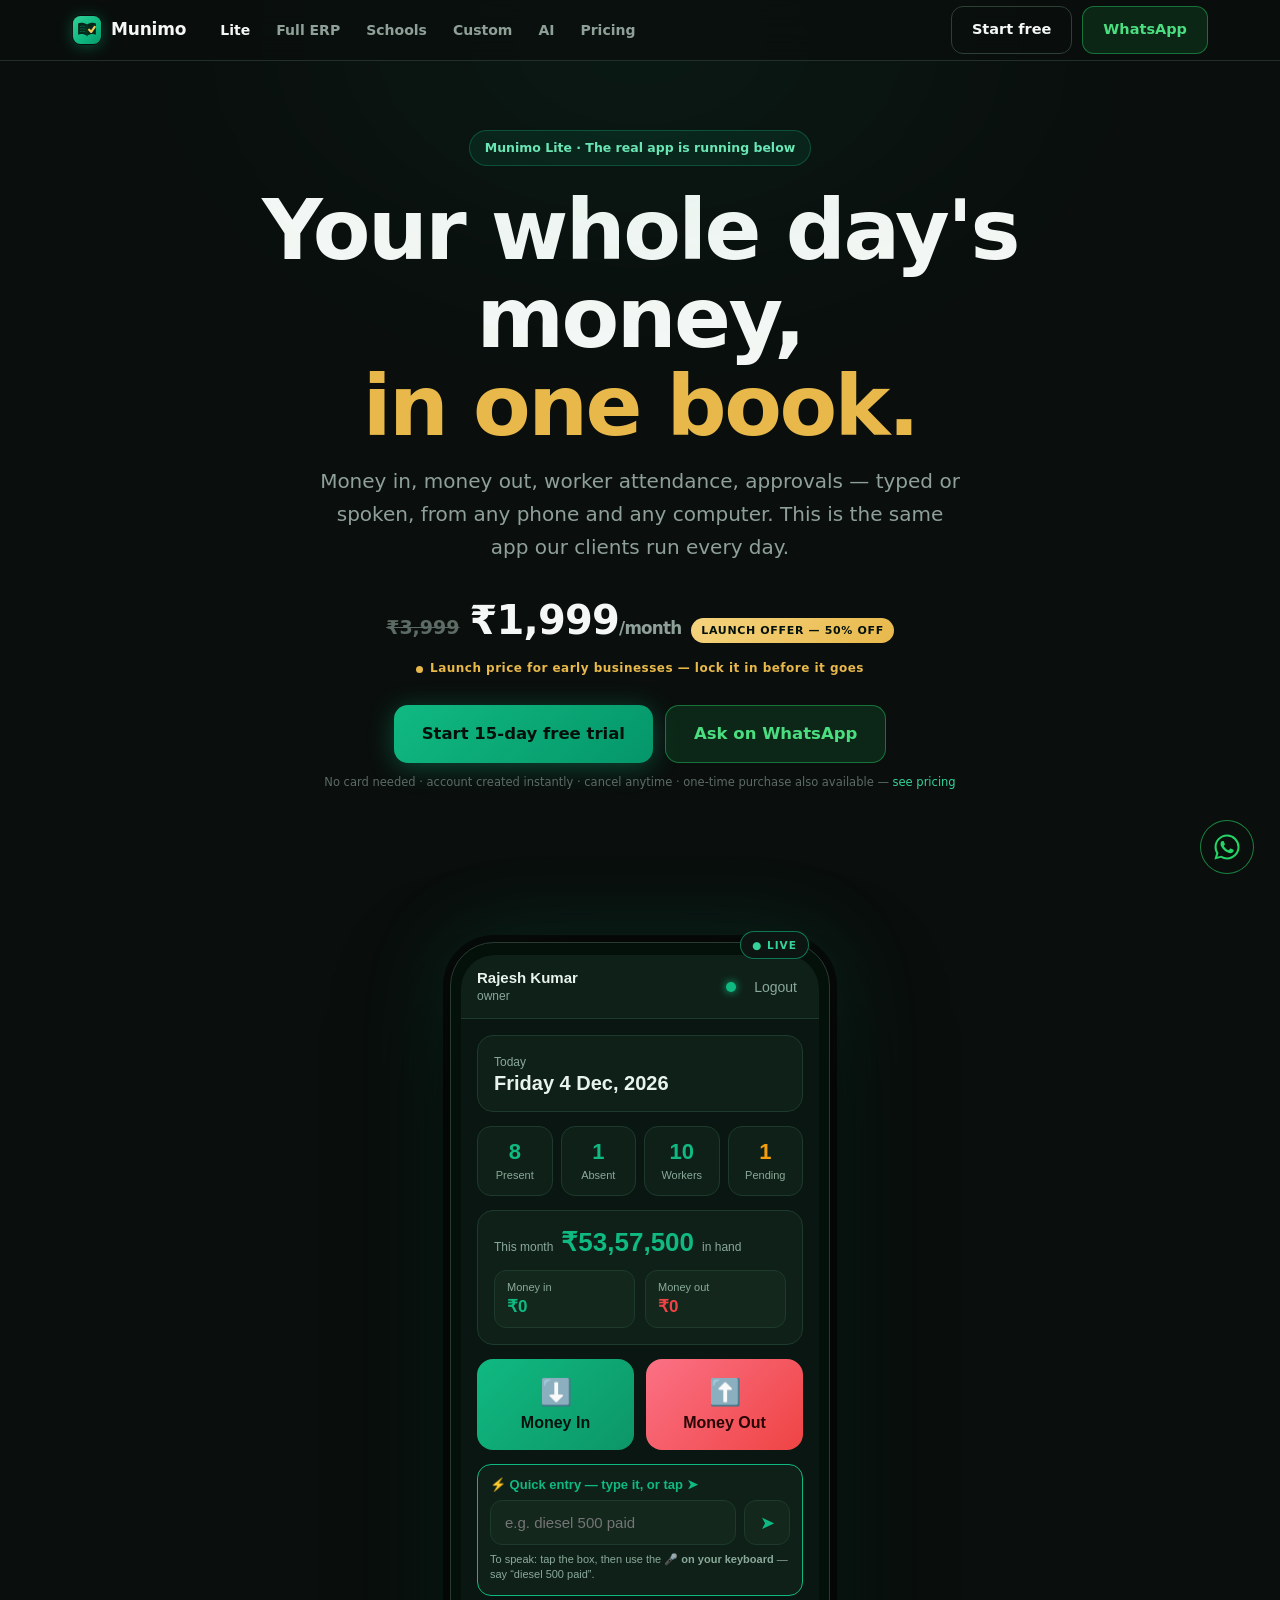
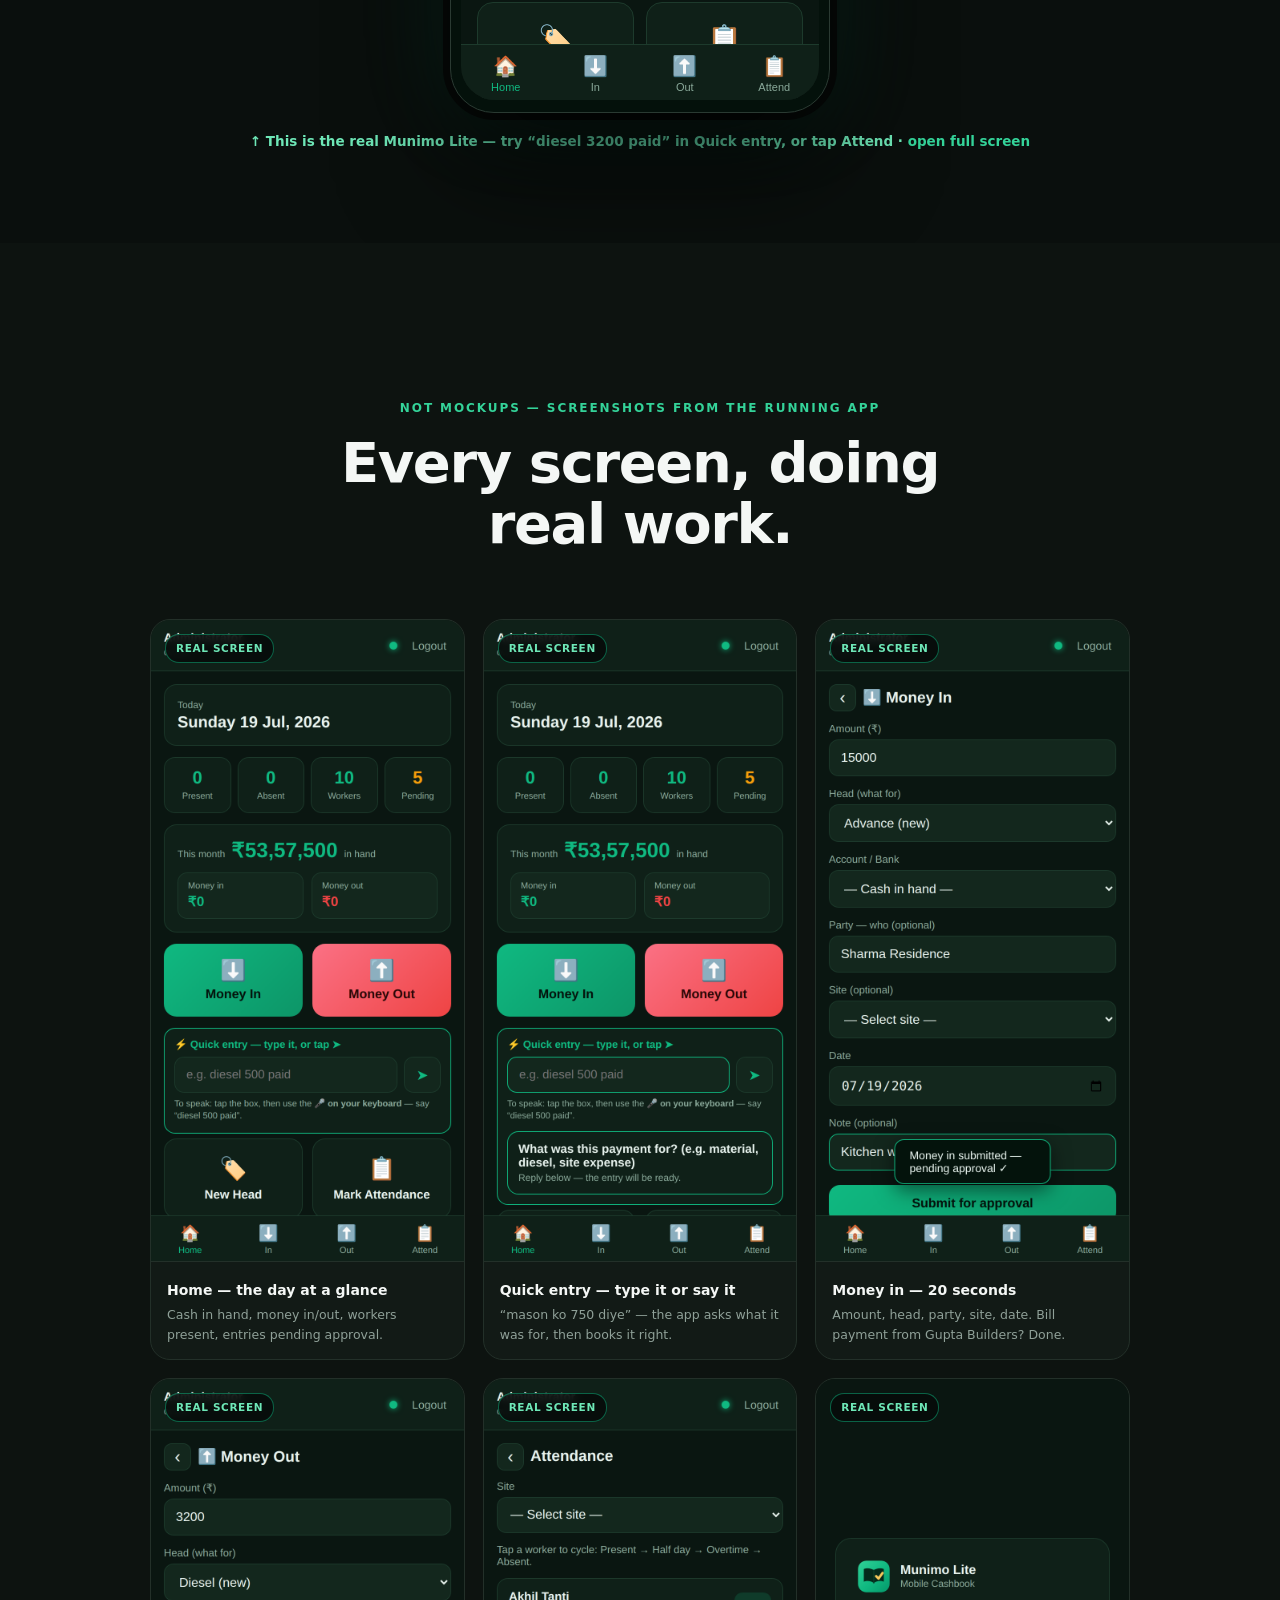
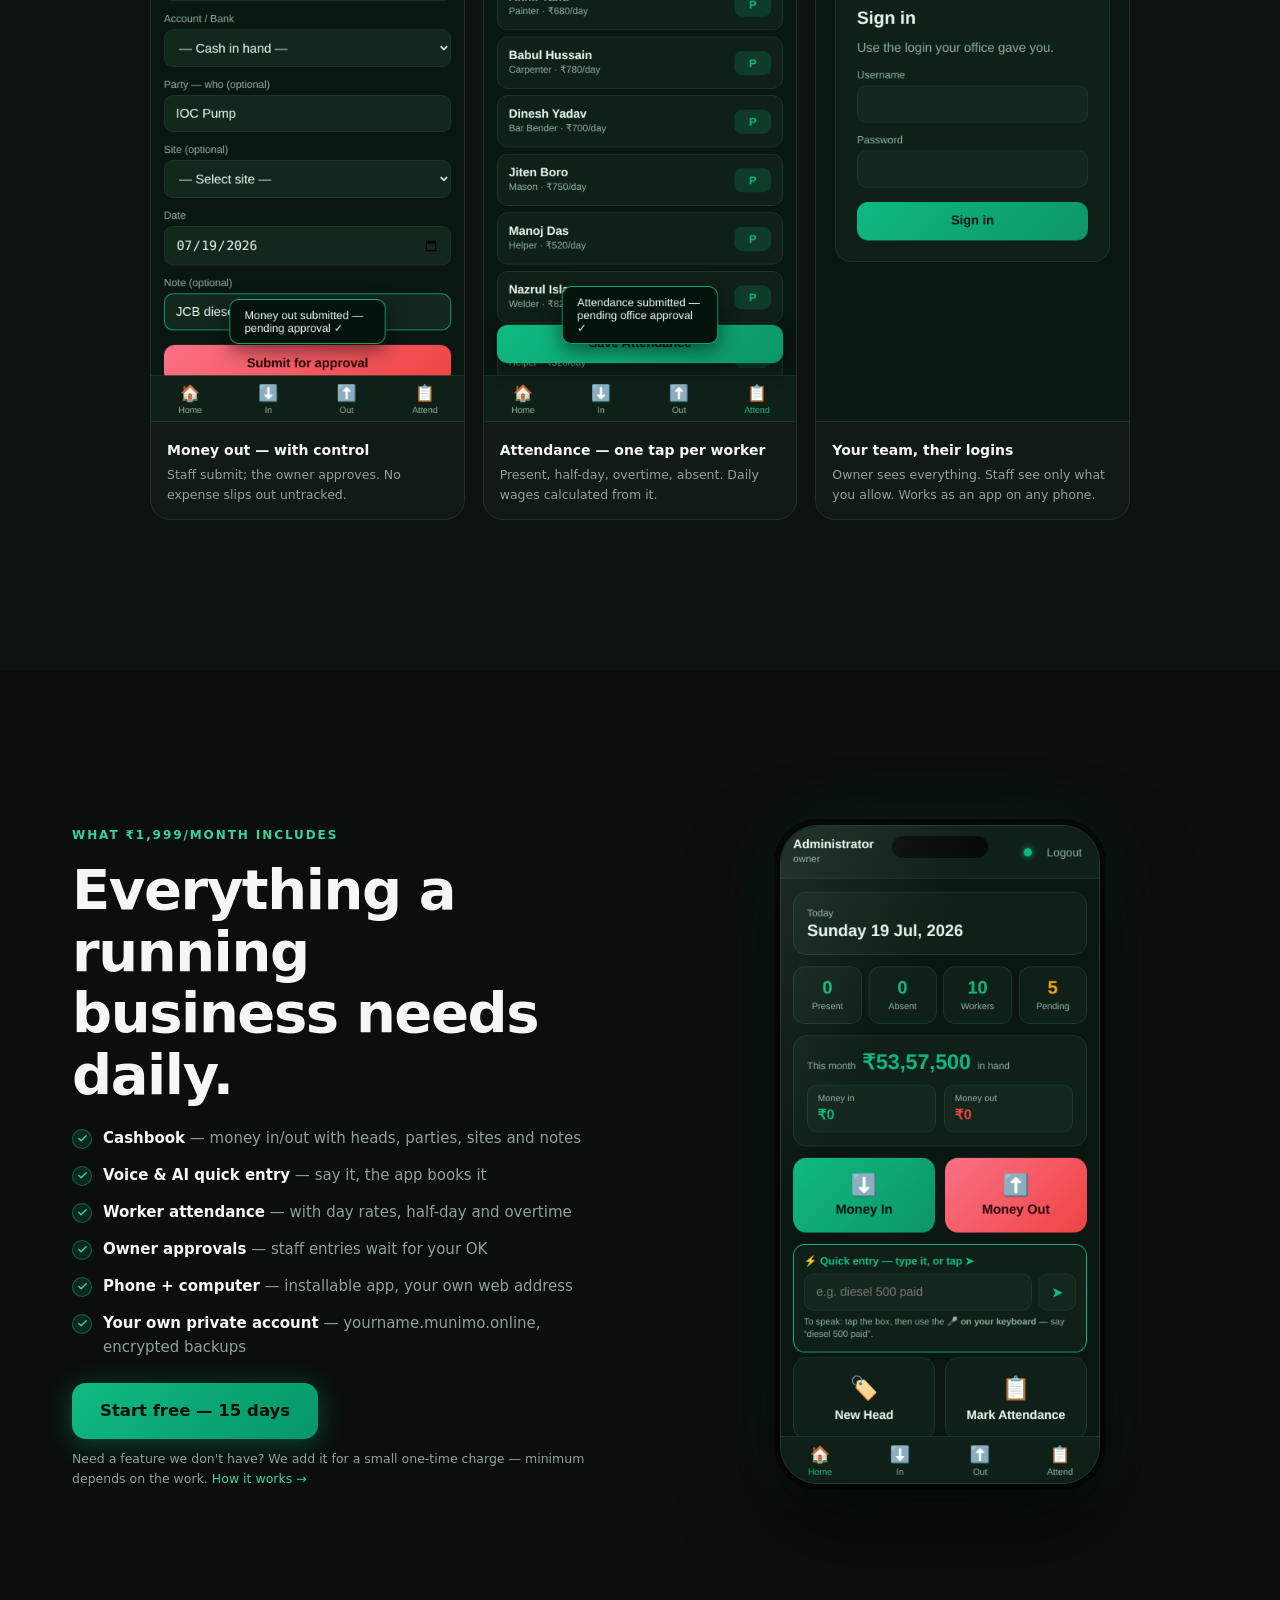
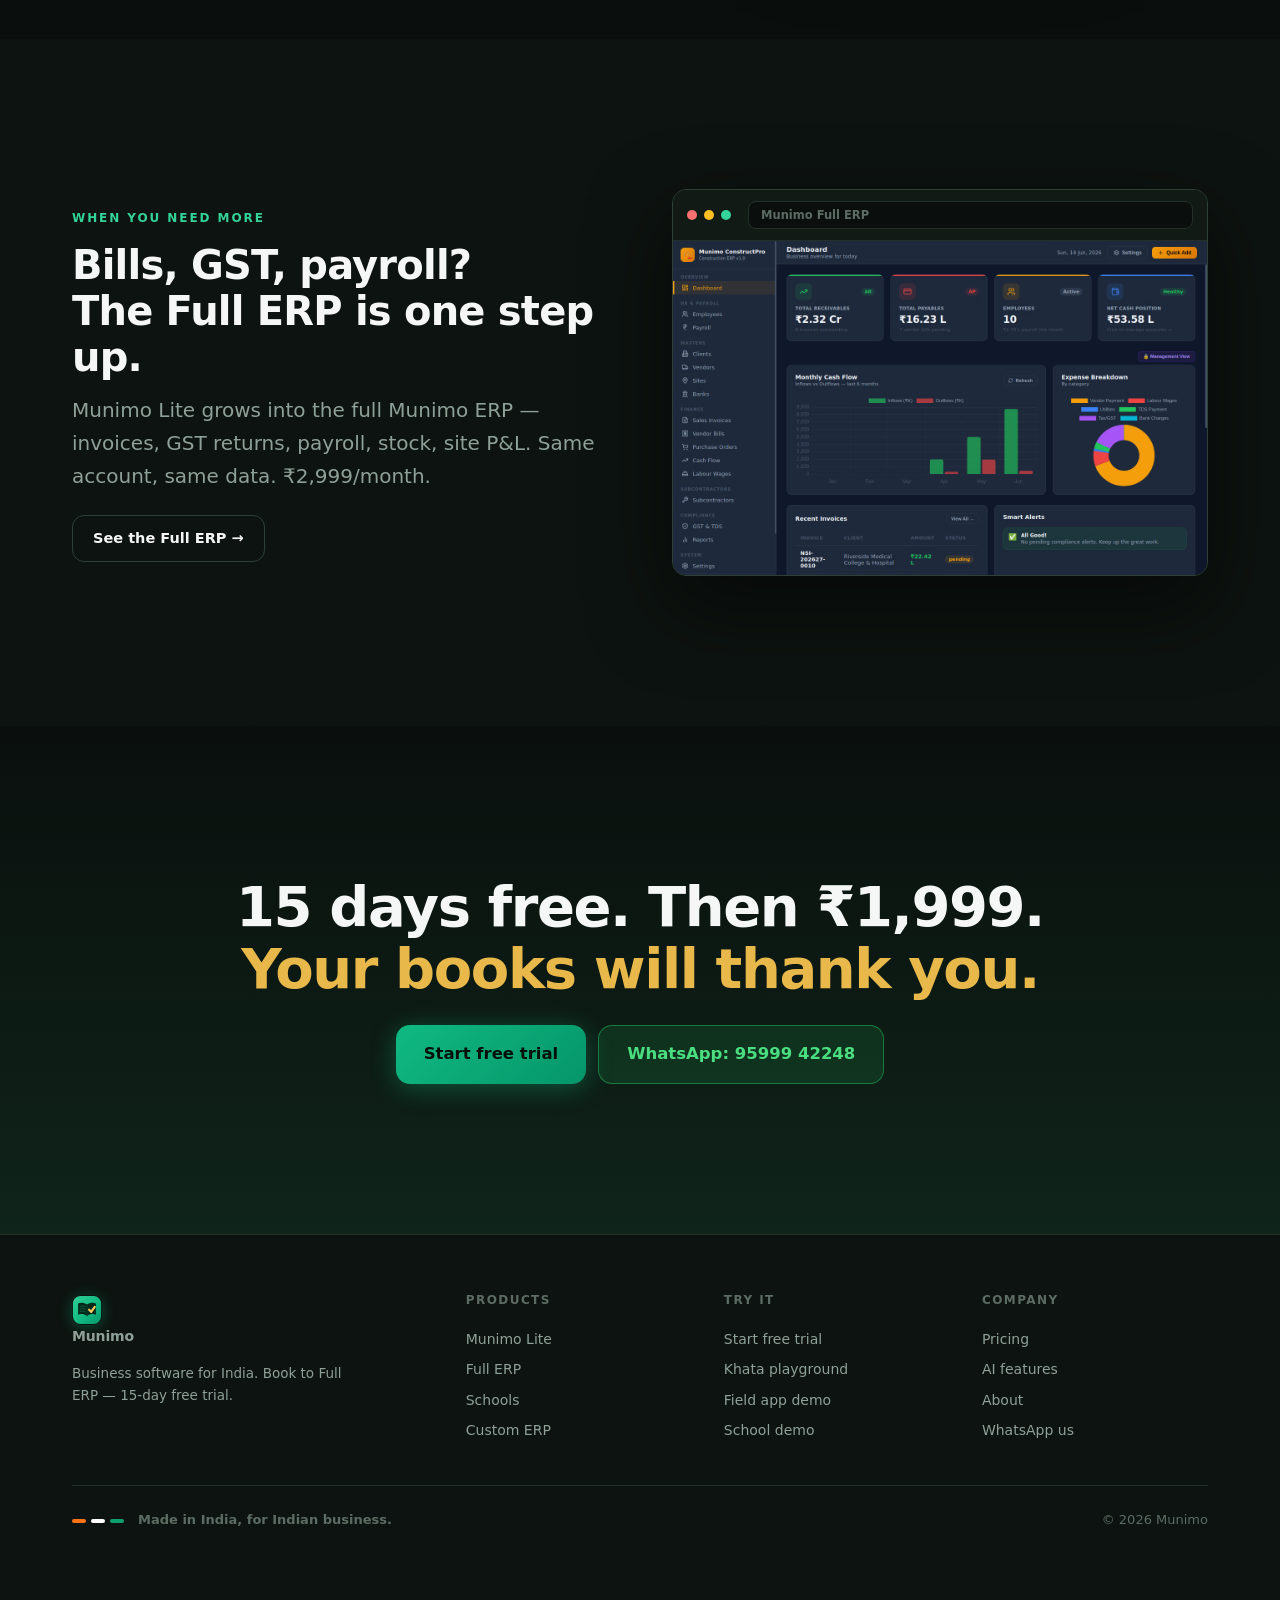
<file: khata.html>
<!DOCTYPE html>
<html lang="en">
<head>
<meta charset="UTF-8">
<meta name="viewport" content="width=device-width, initial-scale=1.0">
<title>Munimo Lite — Live Cashbook & Attendance App | ₹1,999/mo · 15-Day Free Trial</title>
<meta name="description" content="Munimo Lite — the real cashbook app for Indian business. Money in, money out, voice entry, worker attendance, owner approvals. ₹1,999/month (launch offer, was ₹3,999). Start a 15-day free trial — your account is created instantly.">
<meta name="keywords" content="cashbook app, khata app, digital cashbook, money in out app, business khata, attendance app, दुकान का हिसाब, कैशबुक ऐप, khata book app">
<link rel="canonical" href="https://munimo.online/khata.html">
<meta property="og:title" content="Munimo Lite — Digital Cashbook & Khata · ₹1,999/mo">
<meta property="og:image" content="https://munimo.online/assets/book/book-home.png">
<meta name="theme-color" content="#0a0f0d">
<link rel="icon" type="image/svg+xml" href="assets/munimo-icon.svg">
<link rel="stylesheet" href="assets/site.css">
<style>
.phero{padding:130px 0 60px;position:relative;overflow:hidden;text-align:center}
.phero .glow{width:1000px;height:600px;top:-260px;left:50%;transform:translateX(-50%);background:radial-gradient(ellipse,rgba(16,185,129,.16),transparent 65%)}
.shots{display:grid;grid-template-columns:repeat(3,1fr);gap:18px;max-width:980px;margin:0 auto}
@media(max-width:880px){.shots{grid-template-columns:1fr 1fr}}
@media(max-width:560px){.shots{grid-template-columns:1fr;max-width:340px}}
.shotcard{background:var(--surface);border:1px solid var(--hair);border-radius:20px;overflow:hidden;transition:transform .3s var(--ease),border-color .3s}
.shotcard:hover{transform:translateY(-5px);border-color:rgba(16,185,129,.5)}
.shotcard img{width:100%;display:block}
.shotcard .sc{padding:14px 16px;border-top:1px solid var(--hair)}
.shotcard .sc b{font-size:14px}
.shotcard .sc p{font-size:12.5px;color:var(--m);margin-top:2px}
.realtag{position:absolute;top:14px;left:14px;z-index:3;background:rgba(7,11,10,.85);border:1px solid rgba(16,185,129,.5);color:var(--em3);font-size:10.5px;font-weight:800;letter-spacing:.06em;text-transform:uppercase;padding:5px 10px;border-radius:14px;backdrop-filter:blur(4px)}
.pwrap{position:relative}
</style>
</head>
<body>

<header class="hd">
  <div class="hd-in">
    <a class="logo" href="index.html"><img class="logo-m" src="assets/munimo-icon.svg" alt="Munimo logo"> Munimo</a>
    <nav class="nav">
      <a href="khata.html" class="on">Lite</a><a href="constructpro.html">Full ERP</a><a href="schools.html">Schools</a><a href="custom.html">Custom</a><a href="ai.html">AI</a><a href="pricing.html">Pricing</a>
    </nav>
    <div class="hd-cta">
      <a class="btn btn-ghost" href="start.html?plan=book">Start free</a>
      <a class="btn btn-wa" href="https://wa.me/919599942248?text=Hi!%20I%20want%20Munimo%20Book." target="_blank" rel="noopener">WhatsApp</a>
    </div>
  </div>
</header>

<section class="phero">
  <div class="glow"></div>
  <div class="wrap">
    <span class="pill">Munimo Lite · The real app is running below</span>
    <h1 class="h-display" style="margin:20px auto 14px;max-width:880px">Your whole day's money,<br><span class="gold">in one book.</span></h1>
    <p class="lead" style="max-width:640px;margin:0 auto">Money in, money out, worker attendance, approvals — typed or spoken, from any phone and any computer. This is the same app our clients run every day.</p>
    <div class="pricerow" style="justify-content:center;margin-top:24px">
      <span class="slash num">₹3,999</span>
      <span class="pnow num">₹1,999<small>/month</small></span>
      <span class="offtag">LAUNCH OFFER — 50% OFF</span>
    </div>
    <p class="fomo" style="justify-content:center"><span class="dot"></span> Launch price for early businesses — lock it in before it goes</p>
    <div style="display:flex;gap:12px;justify-content:center;margin-top:24px;flex-wrap:wrap">
      <a class="btn btn-em btn-big" href="start.html?plan=book">Start 15-day free trial</a>
      <a class="btn btn-wa btn-big" href="https://wa.me/919599942248?text=Hi!%20I%20want%20Munimo%20Book%20at%20the%20launch%20price.%20Business:%20____" target="_blank" rel="noopener">Ask on WhatsApp</a>
    </div>
    <p class="trialnote">No card needed · account created instantly · cancel anytime · one-time purchase also available — <a href="pricing.html" style="color:var(--em2)">see pricing</a></p>
  </div>
</section>

<!-- LIVE APP -->
<section class="sec-tight">
  <div class="wrap" style="display:flex;flex-direction:column;align-items:center">
    <div style="position:relative;width:min(380px,90vw);aspect-ratio:400/812;border-radius:44px;background:#04110b;border:1px solid #2a3a32;padding:12px 10px;box-shadow:0 50px 110px rgba(0,0,0,.7),0 0 0 7px #060a08,0 0 90px rgba(16,185,129,.18)">
      <span style="position:absolute;top:-12px;right:20px;z-index:5;background:#0c1512;border:1px solid rgba(16,185,129,.6);color:var(--em2);font-size:10.5px;font-weight:800;letter-spacing:.1em;padding:5px 11px;border-radius:20px">● LIVE</span>
      <iframe src="lite-app/?demo=1" title="Munimo Lite live" style="width:100%;height:100%;border:0;border-radius:34px;background:#070b0a" loading="lazy"></iframe>
    </div>
    <p class="center" style="margin-top:18px;font-size:13.5px;color:var(--em3);font-weight:700">↑ This is the real Munimo Lite — try “diesel 3200 paid” in Quick entry, or tap Attend · <a href="lite-app/?demo=1" target="_blank" rel="noopener" style="color:var(--em2)">open full screen</a></p>
  </div>
</section>

<!-- REAL SCREENS -->
<section class="sec" style="background:var(--ink2)">
  <div class="wrap">
    <div class="sechead center">
      <span class="eyebrow">Not mockups — screenshots from the running app</span>
      <h2 class="h1 rv">Every screen, doing real work.</h2>
    </div>
    <div class="shots">
      <div class="shotcard rv pwrap"><span class="realtag">Real screen</span><img src="assets/book/book-home.png" alt="Munimo Lite home — today's money, workers, quick entry" loading="lazy"><div class="sc"><b>Home — the day at a glance</b><p>Cash in hand, money in/out, workers present, entries pending approval.</p></div></div>
      <div class="shotcard rv rv2 pwrap"><span class="realtag">Real screen</span><img src="assets/book/book-quick.png" alt="Quick entry — type or speak, AI asks and completes the entry" loading="lazy"><div class="sc"><b>Quick entry — type it or say it</b><p>“mason ko 750 diye” — the app asks what it was for, then books it right.</p></div></div>
      <div class="shotcard rv rv3 pwrap"><span class="realtag">Real screen</span><img src="assets/book/book-in.png" alt="Money In entry form" loading="lazy"><div class="sc"><b>Money in — 20 seconds</b><p>Amount, head, party, site, date. Bill payment from Gupta Builders? Done.</p></div></div>
      <div class="shotcard rv pwrap"><span class="realtag">Real screen</span><img src="assets/book/book-out.png" alt="Money Out entry form with approval" loading="lazy"><div class="sc"><b>Money out — with control</b><p>Staff submit; the owner approves. No expense slips out untracked.</p></div></div>
      <div class="shotcard rv rv2 pwrap"><span class="realtag">Real screen</span><img src="assets/book/book-attend.png" alt="Worker attendance — tap to mark present, half day, overtime" loading="lazy"><div class="sc"><b>Attendance — one tap per worker</b><p>Present, half-day, overtime, absent. Daily wages calculated from it.</p></div></div>
      <div class="shotcard rv rv3 pwrap"><span class="realtag">Real screen</span><img src="assets/book/book-signin.png" alt="Sign in — each staff member gets their own login" loading="lazy"><div class="sc"><b>Your team, their logins</b><p>Owner sees everything. Staff see only what you allow. Works as an app on any phone.</p></div></div>
    </div>
  </div>
</section>

<!-- what's included -->
<section class="sec">
  <div class="wrap grid2">
    <div>
      <span class="eyebrow">What ₹1,999/month includes</span>
      <h2 class="h1 rv">Everything a running<br>business needs daily.</h2>
      <ul class="checks rv rv2">
        <li><span class="ck"><svg viewBox="0 0 24 24"><path d="M4 12l5 5L20 6"/></svg></span><span><b>Cashbook</b> — money in/out with heads, parties, sites and notes</span></li>
        <li><span class="ck"><svg viewBox="0 0 24 24"><path d="M4 12l5 5L20 6"/></svg></span><span><b>Voice & AI quick entry</b> — say it, the app books it</span></li>
        <li><span class="ck"><svg viewBox="0 0 24 24"><path d="M4 12l5 5L20 6"/></svg></span><span><b>Worker attendance</b> — with day rates, half-day and overtime</span></li>
        <li><span class="ck"><svg viewBox="0 0 24 24"><path d="M4 12l5 5L20 6"/></svg></span><span><b>Owner approvals</b> — staff entries wait for your OK</span></li>
        <li><span class="ck"><svg viewBox="0 0 24 24"><path d="M4 12l5 5L20 6"/></svg></span><span><b>Phone + computer</b> — installable app, your own web address</span></li>
        <li><span class="ck"><svg viewBox="0 0 24 24"><path d="M4 12l5 5L20 6"/></svg></span><span><b>Your own private account</b> — yourname.munimo.online, encrypted backups</span></li>
      </ul>
      <p style="margin-top:24px" class="rv rv3"><a class="btn btn-em btn-big" href="start.html?plan=book">Start free — 15 days</a></p>
      <p class="muted rv rv4" style="font-size:12.5px;margin-top:10px">Need a feature we don't have? We add it for a small one-time charge — minimum depends on the work. <a href="custom.html" style="color:var(--em2)">How it works →</a></p>
    </div>
    <div class="rv rv2" style="display:flex;justify-content:center">
      <div class="phone" style="width:min(320px,80vw)"><img src="assets/book/book-home.png" alt="Munimo Lite on a phone" style="position:absolute;inset:0;width:100%;height:100%;object-fit:cover;object-position:top" loading="lazy"></div>
    </div>
  </div>
</section>

<!-- upgrade path -->
<section class="sec" style="background:var(--ink2)">
  <div class="wrap grid2">
    <div class="rv">
      <span class="eyebrow">When you need more</span>
      <h2 class="h2">Bills, GST, payroll?<br>The Full ERP is one step up.</h2>
      <p class="lead" style="margin-top:14px">Munimo Lite grows into the full Munimo ERP — invoices, GST returns, payroll, stock, site P&L. Same account, same data. ₹2,999/month.</p>
      <p style="margin-top:22px"><a class="btn btn-ghost" href="constructpro.html">See the Full ERP →</a></p>
    </div>
    <div class="rv rv2">
      <div class="browser"><div class="browser-bar"><span class="bdot" style="background:#f87171"></span><span class="bdot" style="background:#fbbf24"></span><span class="bdot" style="background:#34d399"></span><span class="burl">Munimo Full ERP</span></div>
      <img src="assets/dashboard.jpg" alt="Munimo Full ERP dashboard" loading="lazy"></div>
    </div>
  </div>
</section>

<section class="sec closer" style="background:linear-gradient(180deg,var(--ink),#0f241a);text-align:center">
  <div class="wrap">
    <h2 class="h1 rv">15 days free. Then ₹1,999.<br><span class="gold">Your books will thank you.</span></h2>
    <div style="display:flex;gap:12px;justify-content:center;margin-top:26px;flex-wrap:wrap" class="rv rv2">
      <a class="btn btn-em btn-big" href="start.html?plan=book">Start free trial</a>
      <a class="btn btn-wa btn-big" href="https://wa.me/919599942248?text=Hi!%20Munimo%20Book%20chahiye.%20Business:%20____" target="_blank" rel="noopener">WhatsApp: 95999 42248</a>
    </div>
  </div>
</section>

<footer class="ft">
  <div class="wrap">
    <div class="ft-grid">
      <div><a class="logo" href="index.html"><img class="logo-m" src="assets/munimo-icon.svg" alt="Munimo logo"> Munimo</a><p class="muted" style="font-size:13.5px;max-width:280px;margin-top:12px">Business software for India. Book to Full ERP — 15-day free trial.</p></div>
      <div><h4>Products</h4><a href="khata.html">Munimo Lite</a><a href="constructpro.html">Full ERP</a><a href="schools.html">Schools</a><a href="custom.html">Custom ERP</a></div>
      <div><h4>Try it</h4><a href="start.html">Start free trial</a><a href="demo/khata/">Khata playground</a><a href="demo/lite/">Field app demo</a><a href="demo/school/">School demo</a></div>
      <div><h4>Company</h4><a href="pricing.html">Pricing</a><a href="ai.html">AI features</a><a href="about.html">About</a><a href="https://wa.me/919599942248" target="_blank" rel="noopener">WhatsApp us</a></div>
    </div>
    <div class="made"><span class="tri"><i style="background:#f97316"></i><i style="background:#fff"></i><i style="background:#0e9f6e"></i>&nbsp; Made in India, for Indian business.</span><span>© 2026 Munimo</span></div>
  </div>
</footer>

<div class="mbar">
  <a class="btn btn-ghost" href="pricing.html">Pricing</a>
  <a class="btn btn-em" href="start.html?plan=book">Start free →</a>
</div>
<a class="wafloat" href="https://wa.me/919599942248?text=Hi!%20I%20want%20Munimo%20Book." target="_blank" rel="noopener" aria-label="WhatsApp"><svg viewBox="0 0 24 24"><path d="M17.5 14.4c-.3-.15-1.76-.87-2.03-.97-.27-.1-.47-.15-.67.15-.2.3-.77.97-.94 1.17-.17.2-.35.22-.65.07-.3-.15-1.26-.46-2.4-1.48-.89-.79-1.49-1.77-1.66-2.07-.17-.3-.02-.46.13-.61.13-.13.3-.35.45-.52.15-.17.2-.3.3-.5.1-.2.05-.37-.02-.52-.07-.15-.67-1.62-.92-2.22-.24-.58-.49-.5-.67-.51h-.57c-.2 0-.52.07-.8.37-.27.3-1.04 1.02-1.04 2.5 0 1.47 1.07 2.9 1.22 3.1.15.2 2.1 3.2 5.1 4.49.71.3 1.27.49 1.7.63.72.23 1.37.2 1.88.12.57-.09 1.76-.72 2.01-1.42.25-.7.25-1.3.17-1.42-.07-.12-.27-.2-.57-.35zM12.05 21.6h-.01a9.6 9.6 0 01-4.89-1.34l-.35-.21-3.64.95.97-3.55-.23-.36a9.57 9.57 0 01-1.47-5.11c0-5.3 4.31-9.6 9.62-9.6a9.55 9.55 0 016.8 2.82 9.55 9.55 0 012.81 6.8c0 5.3-4.31 9.6-9.61 9.6zm8.18-17.78A11.5 11.5 0 0012.05 .44C5.68.44.5 5.6.5 11.98c0 2.03.53 4.01 1.54 5.76L.4 23.56l5.96-1.56a11.53 11.53 0 005.68 1.49h.01c6.37 0 11.55-5.17 11.55-11.54 0-3.08-1.2-5.98-3.37-8.13z"/></svg></a>

<script src="assets/site.js" defer></script>
</body>
</html>
</file>
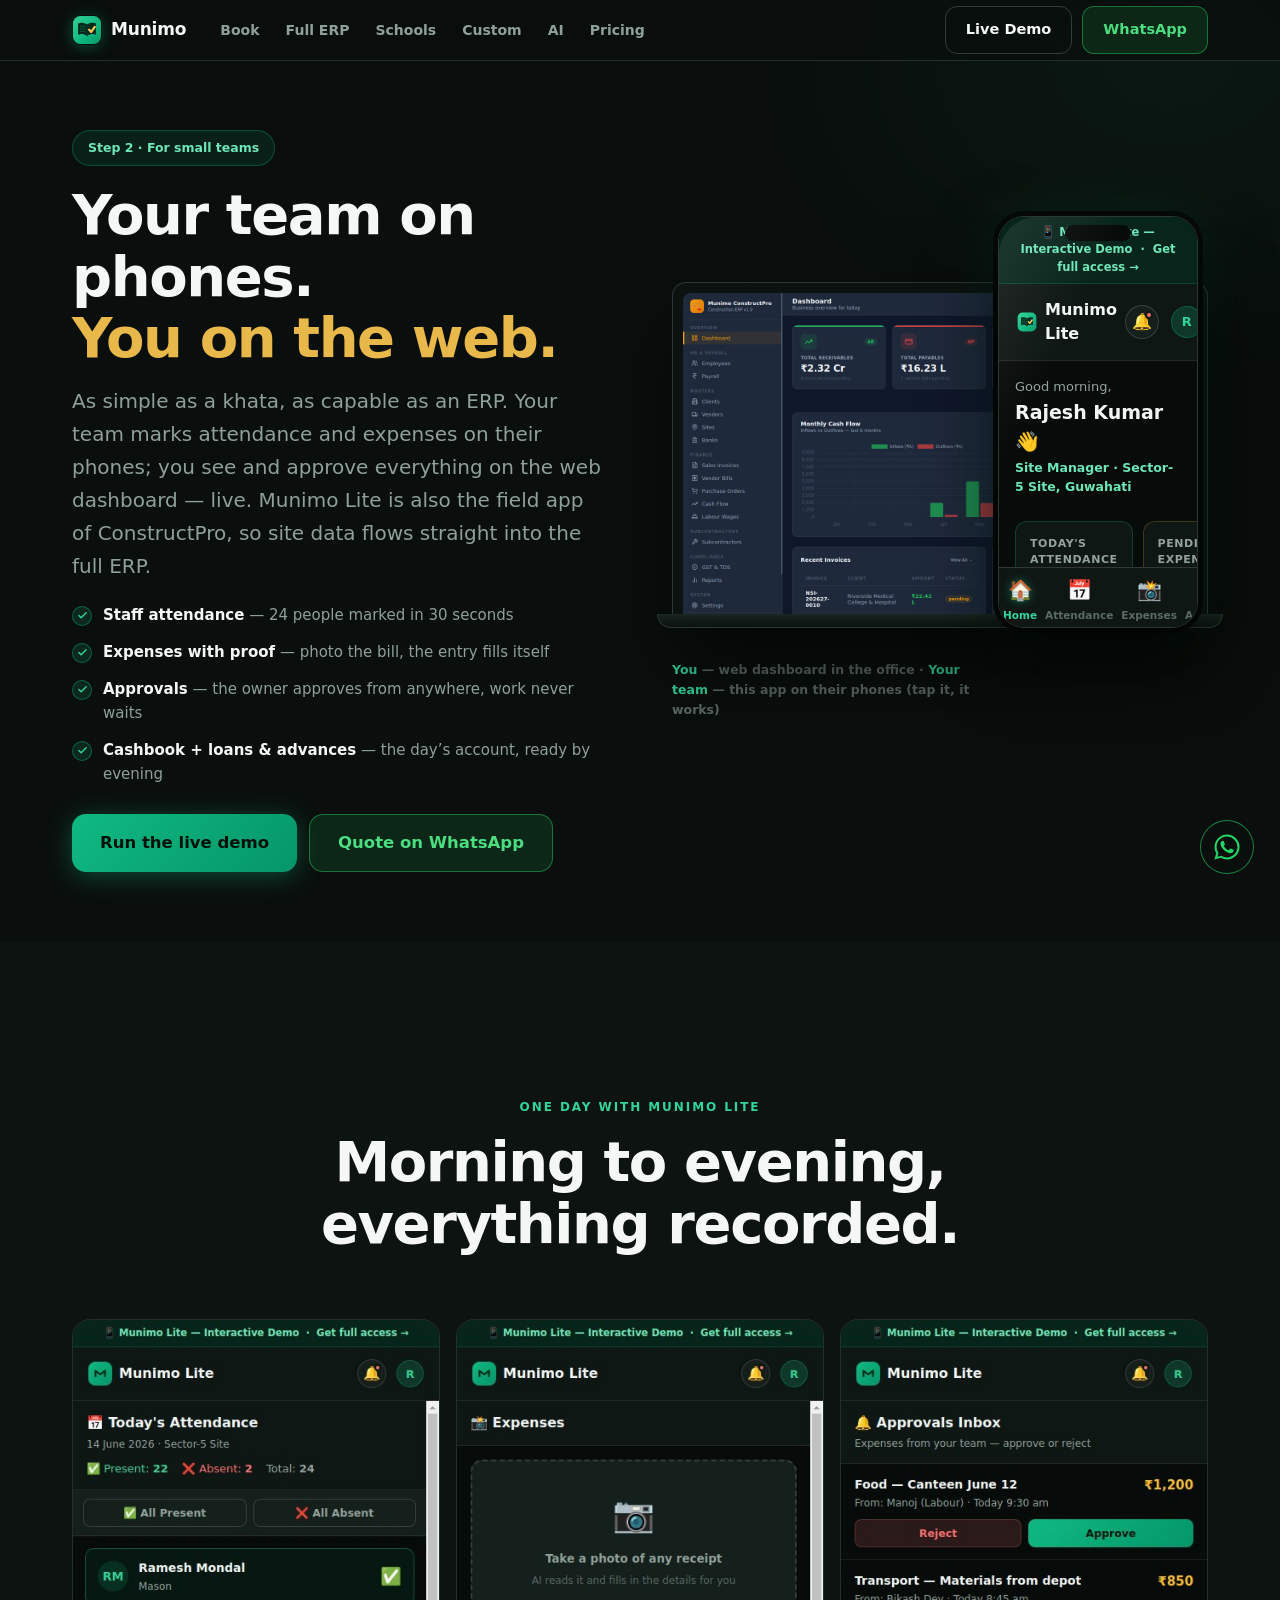
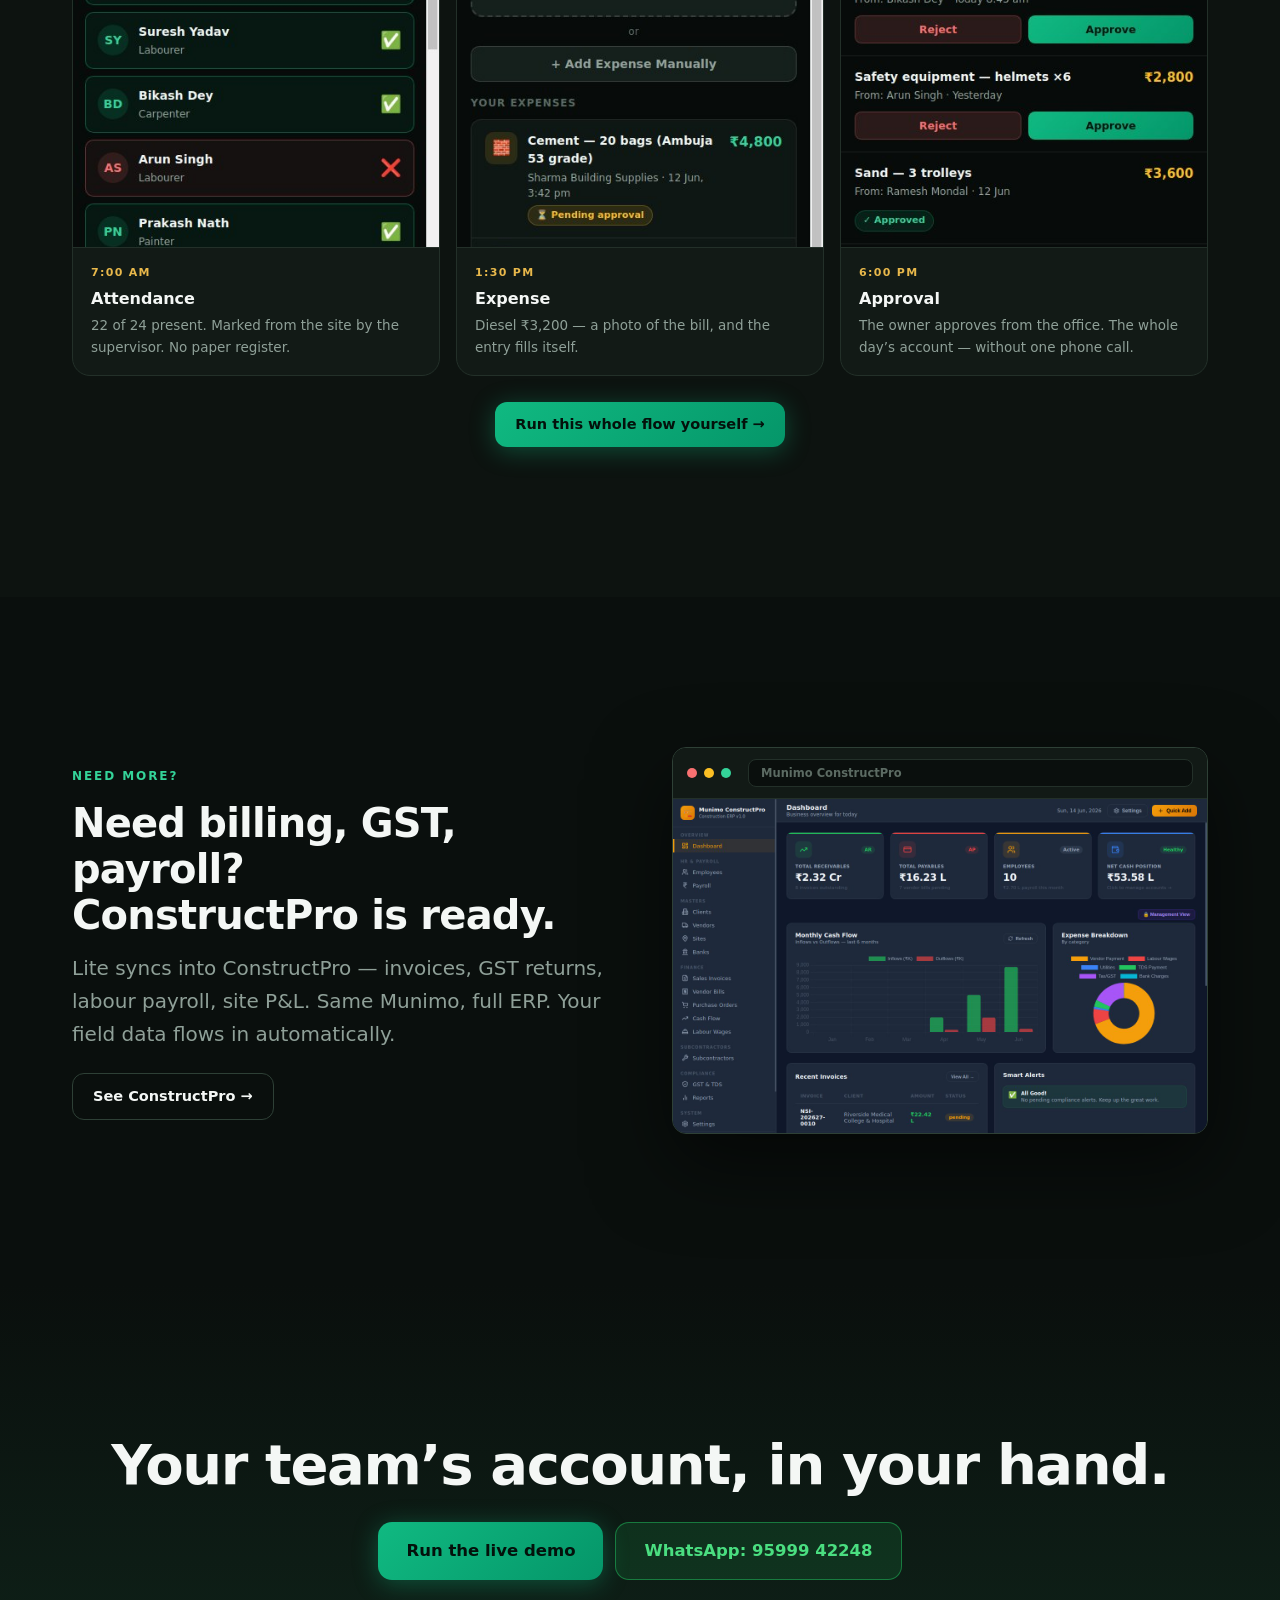
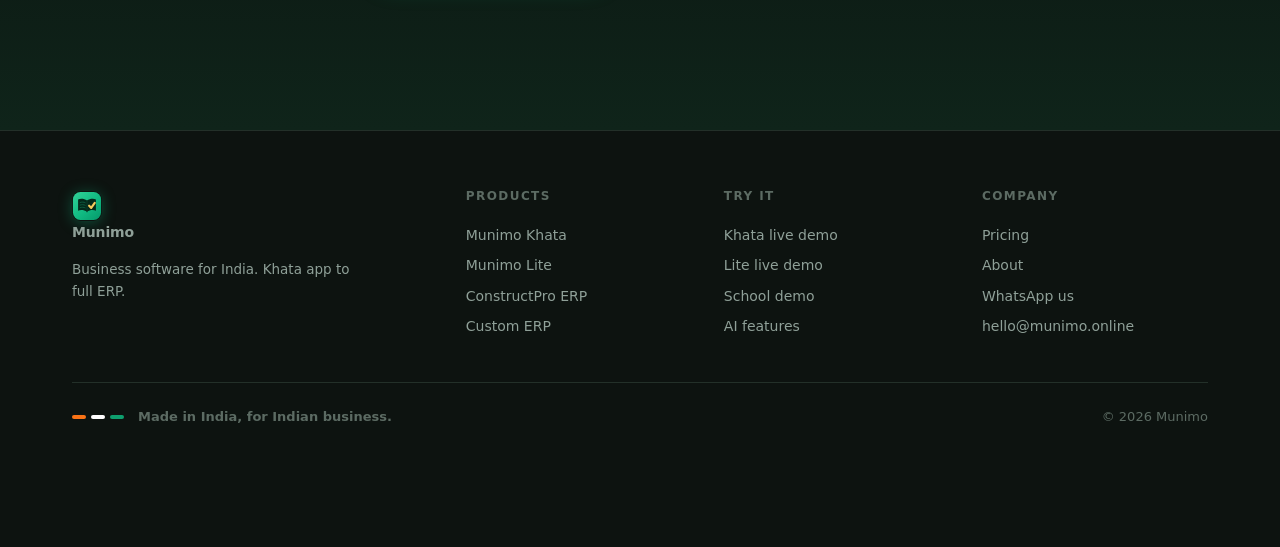
<file: lite.html>
<!DOCTYPE html>
<html lang="en">
<head>
<meta charset="UTF-8">
<meta name="viewport" content="width=device-width, initial-scale=1.0">
<title>Munimo Lite — Simple Business App & Field App | Attendance, Expenses, Cashbook</title>
<meta name="description" content="Munimo Lite — as simple as a khata, as capable as an ERP. Staff attendance, expenses with bill photos, approvals, cashbook and loans for small teams. Also the field app for ConstructPro. Works offline. Try the live demo.">
<meta name="keywords" content="labour attendance app, staff attendance app India, expense tracker app, site expense app, cashbook app, field app construction, हाजिरी ऐप, मजदूर हाजिरी">
<link rel="canonical" href="https://munimo.online/lite.html">
<meta property="og:title" content="Munimo Lite — Simple Business App">
<meta property="og:image" content="https://munimo.online/assets/lite-app.jpg">
<meta name="theme-color" content="#0a0f0d">
<link rel="icon" type="image/svg+xml" href="assets/munimo-icon.svg">
<link rel="stylesheet" href="assets/site.css">
<style>
.phero{padding:130px 0 70px;position:relative;overflow:hidden}
.phero .glow{width:800px;height:520px;top:-200px;left:60%;background:radial-gradient(ellipse,rgba(16,185,129,.16),transparent 65%)}
.demo-ov{position:absolute;inset:0;z-index:8;display:flex;flex-direction:column;align-items:center;justify-content:center;gap:14px;background:linear-gradient(180deg,rgba(7,11,10,.25),rgba(7,11,10,.72));cursor:pointer;transition:opacity .4s,visibility .4s}
.demo-ov.gone{opacity:0;visibility:hidden}
.demo-ov img{width:100%;height:100%;object-fit:cover;object-position:top;position:absolute;inset:0;z-index:-1}
.playring{width:70px;height:70px;border-radius:50%;background:rgba(16,185,129,.92);display:flex;align-items:center;justify-content:center;animation:pulse 2s infinite}
@keyframes pulse{70%{box-shadow:0 0 0 20px rgba(16,185,129,0)}100%{box-shadow:0 0 0 0 rgba(16,185,129,0)}}
.playring svg{width:24px;height:24px;fill:#04110b;margin-left:3px}
.demo-ov b{font-size:14px;color:#fff;text-shadow:0 2px 12px rgba(0,0,0,.8)}
.day{display:grid;grid-template-columns:repeat(3,1fr);gap:16px}
@media(max-width:880px){.day{grid-template-columns:1fr}}
.daycard{background:var(--surface);border:1px solid var(--hair);border-radius:18px;overflow:hidden}
.daycard img{aspect-ratio:9/13;object-fit:cover;object-position:top;width:100%;border-bottom:1px solid var(--hair)}
.daycard .db{padding:16px 18px}
.daycard .tm{font-size:11px;font-weight:800;letter-spacing:.12em;text-transform:uppercase;color:var(--gold)}
.daycard h3{font-size:16px;margin:4px 0 4px}
.daycard p{font-size:13.5px;color:var(--m)}

.combo{position:relative;padding-bottom:10px}
.combo .laptop{width:100%;max-width:620px;margin:0 auto}
.combo .laptop-screen img{width:100%;display:block}
.combo .phonewrap{position:absolute;right:clamp(-6px,1vw,10px);bottom:10px;z-index:4}
.combo .phone{width:clamp(150px,16vw,200px);aspect-ratio:340/700;border-radius:26px;box-shadow:0 30px 70px rgba(0,0,0,.75),0 0 0 5px #060a08,0 0 60px rgba(16,185,129,.14)}
.combo .phone::before{width:66px;height:16px;top:8px}
@media(max-width:960px){.combo{max-width:560px;margin:0 auto}.combo .phonewrap{right:0;bottom:8px}.combo .phone{width:clamp(140px,34vw,180px)}}
.combo-cap{margin-top:22px;font-size:12.5px;color:var(--f);font-weight:700;max-width:58%}
.combo-cap b{color:var(--em2)}
</style>
</head>
<body>

<header class="hd">
  <div class="hd-in">
    <a class="logo" href="index.html"><img class="logo-m" src="assets/munimo-icon.svg" alt="Munimo logo"> Munimo</a>
    <nav class="nav">
      <a href="khata.html">Book</a><a href="constructpro.html">Full ERP</a><a href="schools.html">Schools</a><a href="custom.html">Custom</a><a href="ai.html">AI</a><a href="pricing.html">Pricing</a>
    </nav>
    <div class="hd-cta">
      <a class="btn btn-ghost" href="demo/lite/">Live Demo</a>
      <a class="btn btn-wa" href="https://wa.me/919599942248?text=Hi!%20I%20want%20a%20Munimo%20Lite%20demo." target="_blank" rel="noopener">WhatsApp</a>
    </div>
  </div>
</header>

<section class="phero">
  <div class="glow"></div>
  <div class="wrap grid2">
    <div>
      <span class="pill">Step 2 · For small teams</span>
      <h1 class="h1" style="margin-top:18px">Your team on phones.<br><span class="gold">You on the web.</span></h1>
      <p class="lead" style="margin-top:16px">As simple as a khata, as capable as an ERP. Your team marks attendance and expenses on their phones; you see and approve everything on the web dashboard — live. Munimo Lite is also the field app of ConstructPro, so site data flows straight into the full ERP.</p>
      <ul class="checks">
        <li><span class="ck"><svg viewBox="0 0 24 24"><path d="M4 12l5 5L20 6"/></svg></span><span><b>Staff attendance</b> — 24 people marked in 30 seconds</span></li>
        <li><span class="ck"><svg viewBox="0 0 24 24"><path d="M4 12l5 5L20 6"/></svg></span><span><b>Expenses with proof</b> — photo the bill, the entry fills itself</span></li>
        <li><span class="ck"><svg viewBox="0 0 24 24"><path d="M4 12l5 5L20 6"/></svg></span><span><b>Approvals</b> — the owner approves from anywhere, work never waits</span></li>
        <li><span class="ck"><svg viewBox="0 0 24 24"><path d="M4 12l5 5L20 6"/></svg></span><span><b>Cashbook + loans & advances</b> — the day’s account, ready by evening</span></li>
      </ul>
      <div style="display:flex;gap:12px;margin-top:28px;flex-wrap:wrap">
        <a class="btn btn-em btn-big" href="demo/lite/">Run the live demo</a>
        <a class="btn btn-wa btn-big" href="https://wa.me/919599942248?text=Hi!%20I%20want%20Munimo%20Lite.%20Team%20size:%20____%20Business:%20____" target="_blank" rel="noopener">Quote on WhatsApp</a>
      </div>
    </div>
    <div>
      <div class="combo">
        <div class="laptop">
          <div class="laptop-screen"><img src="assets/dashboard.jpg" alt="Owner's web dashboard — everything the field app records" loading="eager"></div>
          <div class="laptop-base"></div>
        </div>
        <div class="phonewrap">
          <div class="phone" data-demo="demo/lite/">
            <div class="demo-ov">
              <img src="assets/demo/lite-home.jpg" alt="">
              <div class="playring"><svg viewBox="0 0 24 24"><path d="M8 5v14l11-7z"/></svg></div>
              <b>Live app — tap to use it</b>
            </div>
          </div>
        </div>
      </div>
      <div class="combo-cap"><b>You</b> — web dashboard in the office · <b>Your team</b> — this app on their phones (tap it, it works)</div>
    </div>
  </div>
</section>

<section class="sec" style="background:var(--ink2)">
  <div class="wrap">
    <div class="sechead center">
      <span class="eyebrow">One day with Munimo Lite</span>
      <h2 class="h1 rv">Morning to evening,<br>everything recorded.</h2>
    </div>
    <div class="day">
      <div class="daycard rv"><img src="assets/demo/lite-attendance.jpg" alt="Attendance" loading="lazy"><div class="db"><div class="tm">7:00 AM</div><h3>Attendance</h3><p>22 of 24 present. Marked from the site by the supervisor. No paper register.</p></div></div>
      <div class="daycard rv rv2"><img src="assets/demo/lite-expenses.jpg" alt="Expenses" loading="lazy"><div class="db"><div class="tm">1:30 PM</div><h3>Expense</h3><p>Diesel ₹3,200 — a photo of the bill, and the entry fills itself.</p></div></div>
      <div class="daycard rv rv3"><img src="assets/demo/lite-approvals.jpg" alt="Approvals" loading="lazy"><div class="db"><div class="tm">6:00 PM</div><h3>Approval</h3><p>The owner approves from the office. The whole day’s account — without one phone call.</p></div></div>
    </div>
    <p class="center" style="margin-top:26px"><a class="btn btn-em" href="demo/lite/">Run this whole flow yourself →</a></p>
  </div>
</section>

<section class="sec">
  <div class="wrap grid2">
    <div class="rv">
      <span class="eyebrow">Need more?</span>
      <h2 class="h2">Need billing, GST, payroll?<br>ConstructPro is ready.</h2>
      <p class="lead" style="margin-top:14px">Lite syncs into ConstructPro — invoices, GST returns, labour payroll, site P&L. Same Munimo, full ERP. Your field data flows in automatically.</p>
      <p style="margin-top:22px"><a class="btn btn-ghost" href="constructpro.html">See ConstructPro →</a></p>
    </div>
    <div class="rv rv2">
      <div class="browser"><div class="browser-bar"><span class="bdot" style="background:#f87171"></span><span class="bdot" style="background:#fbbf24"></span><span class="bdot" style="background:#34d399"></span><span class="burl">Munimo ConstructPro</span></div>
      <img src="assets/dashboard.jpg" alt="ConstructPro dashboard" loading="lazy"></div>
    </div>
  </div>
</section>

<section class="sec closer" style="background:linear-gradient(180deg,var(--ink),#0f241a);text-align:center">
  <div class="wrap">
    <h2 class="h1 rv">Your team’s account, in your hand.</h2>
    <div style="display:flex;gap:12px;justify-content:center;margin-top:26px;flex-wrap:wrap" class="rv rv2">
      <a class="btn btn-em btn-big" href="demo/lite/">Run the live demo</a>
      <a class="btn btn-wa btn-big" href="https://wa.me/919599942248?text=Hi!%20I%20want%20Munimo%20Lite.%20Team:%20____%20City:%20____" target="_blank" rel="noopener">WhatsApp: 95999 42248</a>
    </div>
  </div>
</section>

<footer class="ft">
  <div class="wrap">
    <div class="ft-grid">
      <div><a class="logo" href="index.html"><img class="logo-m" src="assets/munimo-icon.svg" alt="Munimo logo"> Munimo</a><p class="muted" style="font-size:13.5px;max-width:280px;margin-top:12px">Business software for India. Khata app to full ERP.</p></div>
      <div><h4>Products</h4><a href="khata.html">Munimo Khata</a><a href="lite.html">Munimo Lite</a><a href="constructpro.html">ConstructPro ERP</a><a href="custom.html">Custom ERP</a></div>
      <div><h4>Try it</h4><a href="demo/khata/">Khata live demo</a><a href="demo/lite/">Lite live demo</a><a href="demo/school/">School demo</a><a href="ai.html">AI features</a></div>
      <div><h4>Company</h4><a href="pricing.html">Pricing</a><a href="about.html">About</a><a href="https://wa.me/919599942248" target="_blank" rel="noopener">WhatsApp us</a><a href="mailto:hello@munimo.online">hello@munimo.online</a></div>
    </div>
    <div class="made"><span class="tri"><i style="background:#f97316"></i><i style="background:#fff"></i><i style="background:#0e9f6e"></i>&nbsp; Made in India, for Indian business.</span><span>© 2026 Munimo</span></div>
  </div>
</footer>

<div class="mbar">
  <a class="btn btn-ghost" href="demo/lite/">Try Demo</a>
  <a class="btn btn-em" href="https://wa.me/919599942248?text=Hi!%20I%20want%20Munimo%20Lite." target="_blank" rel="noopener">WhatsApp →</a>
</div>
<a class="wafloat" href="https://wa.me/919599942248?text=Hi!%20I%20want%20Munimo%20Lite." target="_blank" rel="noopener" aria-label="WhatsApp"><svg viewBox="0 0 24 24"><path d="M17.5 14.4c-.3-.15-1.76-.87-2.03-.97-.27-.1-.47-.15-.67.15-.2.3-.77.97-.94 1.17-.17.2-.35.22-.65.07-.3-.15-1.26-.46-2.4-1.48-.89-.79-1.49-1.77-1.66-2.07-.17-.3-.02-.46.13-.61.13-.13.3-.35.45-.52.15-.17.2-.3.3-.5.1-.2.05-.37-.02-.52-.07-.15-.67-1.62-.92-2.22-.24-.58-.49-.5-.67-.51h-.57c-.2 0-.52.07-.8.37-.27.3-1.04 1.02-1.04 2.5 0 1.47 1.07 2.9 1.22 3.1.15.2 2.1 3.2 5.1 4.49.71.3 1.27.49 1.7.63.72.23 1.37.2 1.88.12.57-.09 1.76-.72 2.01-1.42.25-.7.25-1.3.17-1.42-.07-.12-.27-.2-.57-.35zM12.05 21.6h-.01a9.6 9.6 0 01-4.89-1.34l-.35-.21-3.64.95.97-3.55-.23-.36a9.57 9.57 0 01-1.47-5.11c0-5.3 4.31-9.6 9.62-9.6a9.55 9.55 0 016.8 2.82 9.55 9.55 0 012.81 6.8c0 5.3-4.31 9.6-9.61 9.6zm8.18-17.78A11.5 11.5 0 0012.05 .44C5.68.44.5 5.6.5 11.98c0 2.03.53 4.01 1.54 5.76L.4 23.56l5.96-1.56a11.53 11.53 0 005.68 1.49h.01c6.37 0 11.55-5.17 11.55-11.54 0-3.08-1.2-5.98-3.37-8.13z"/></svg></a>

<script src="assets/site.js" defer></script>
</body>
</html>
</file>
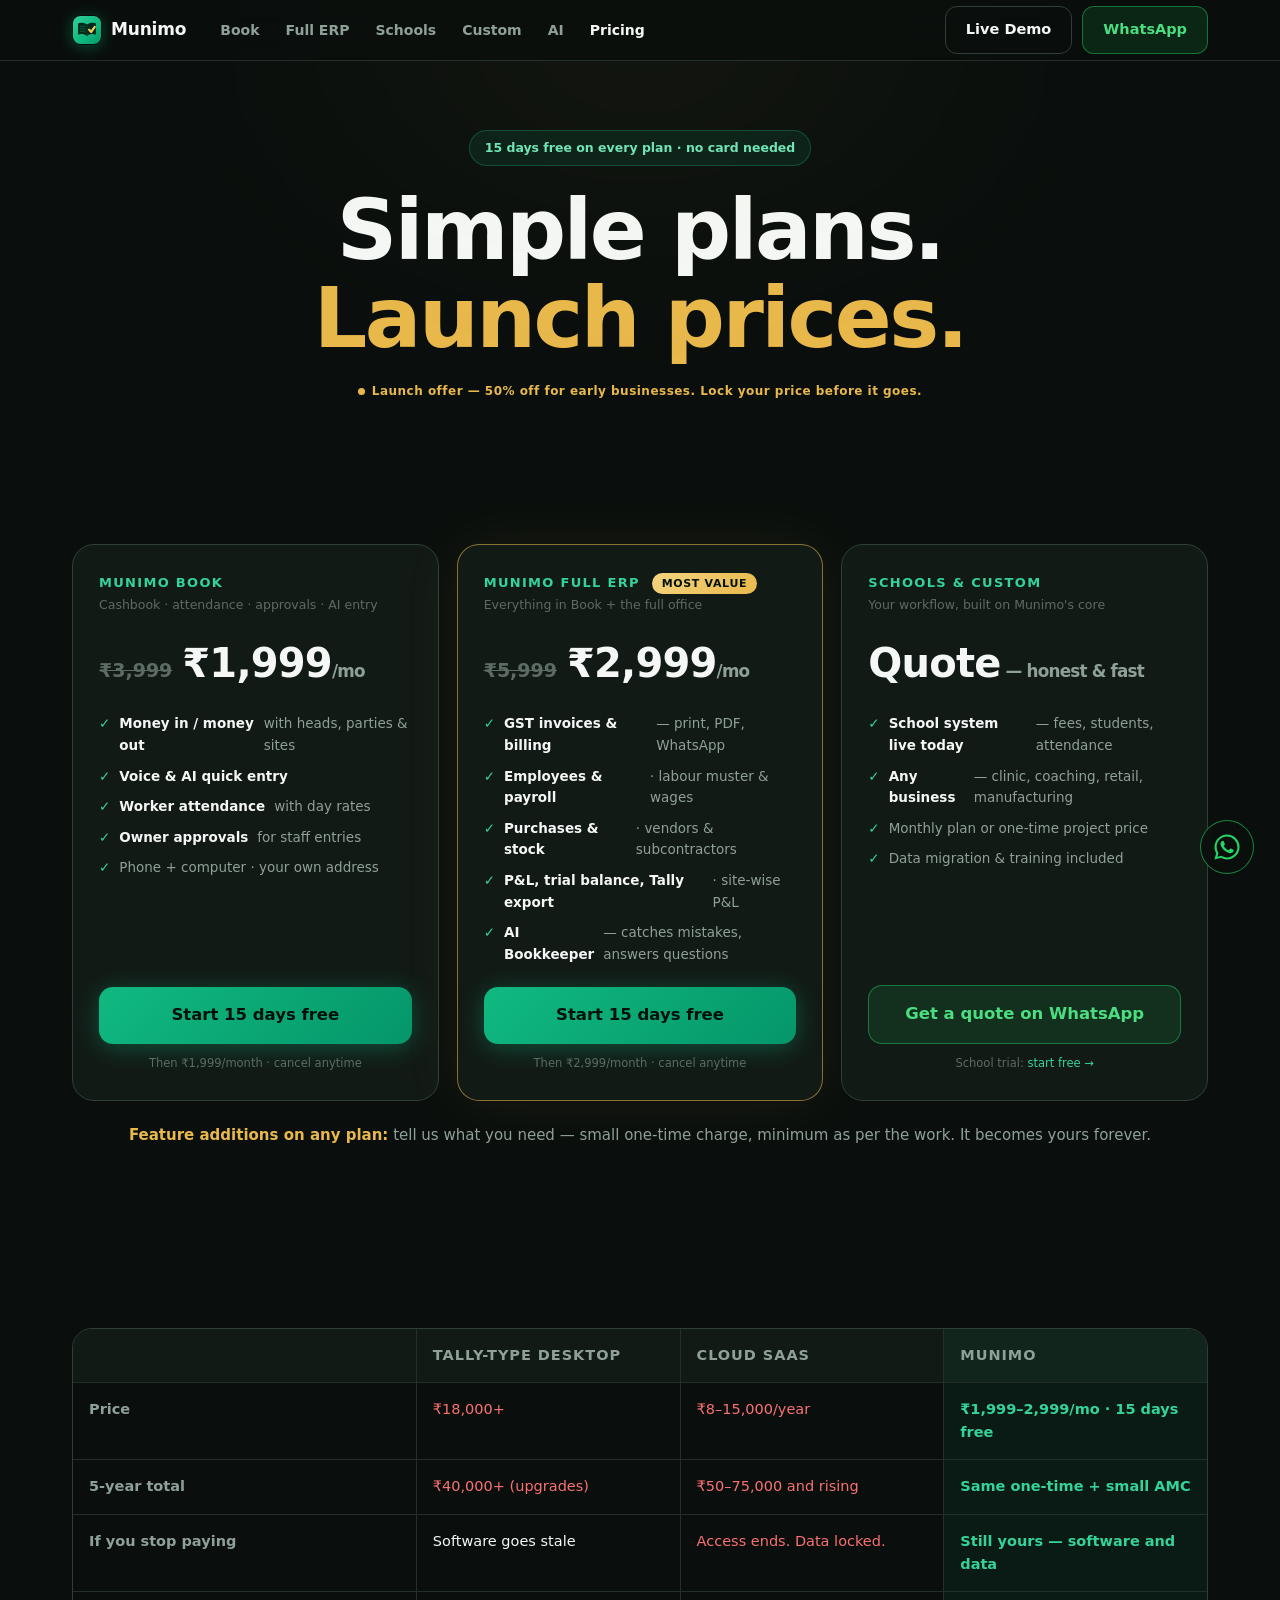
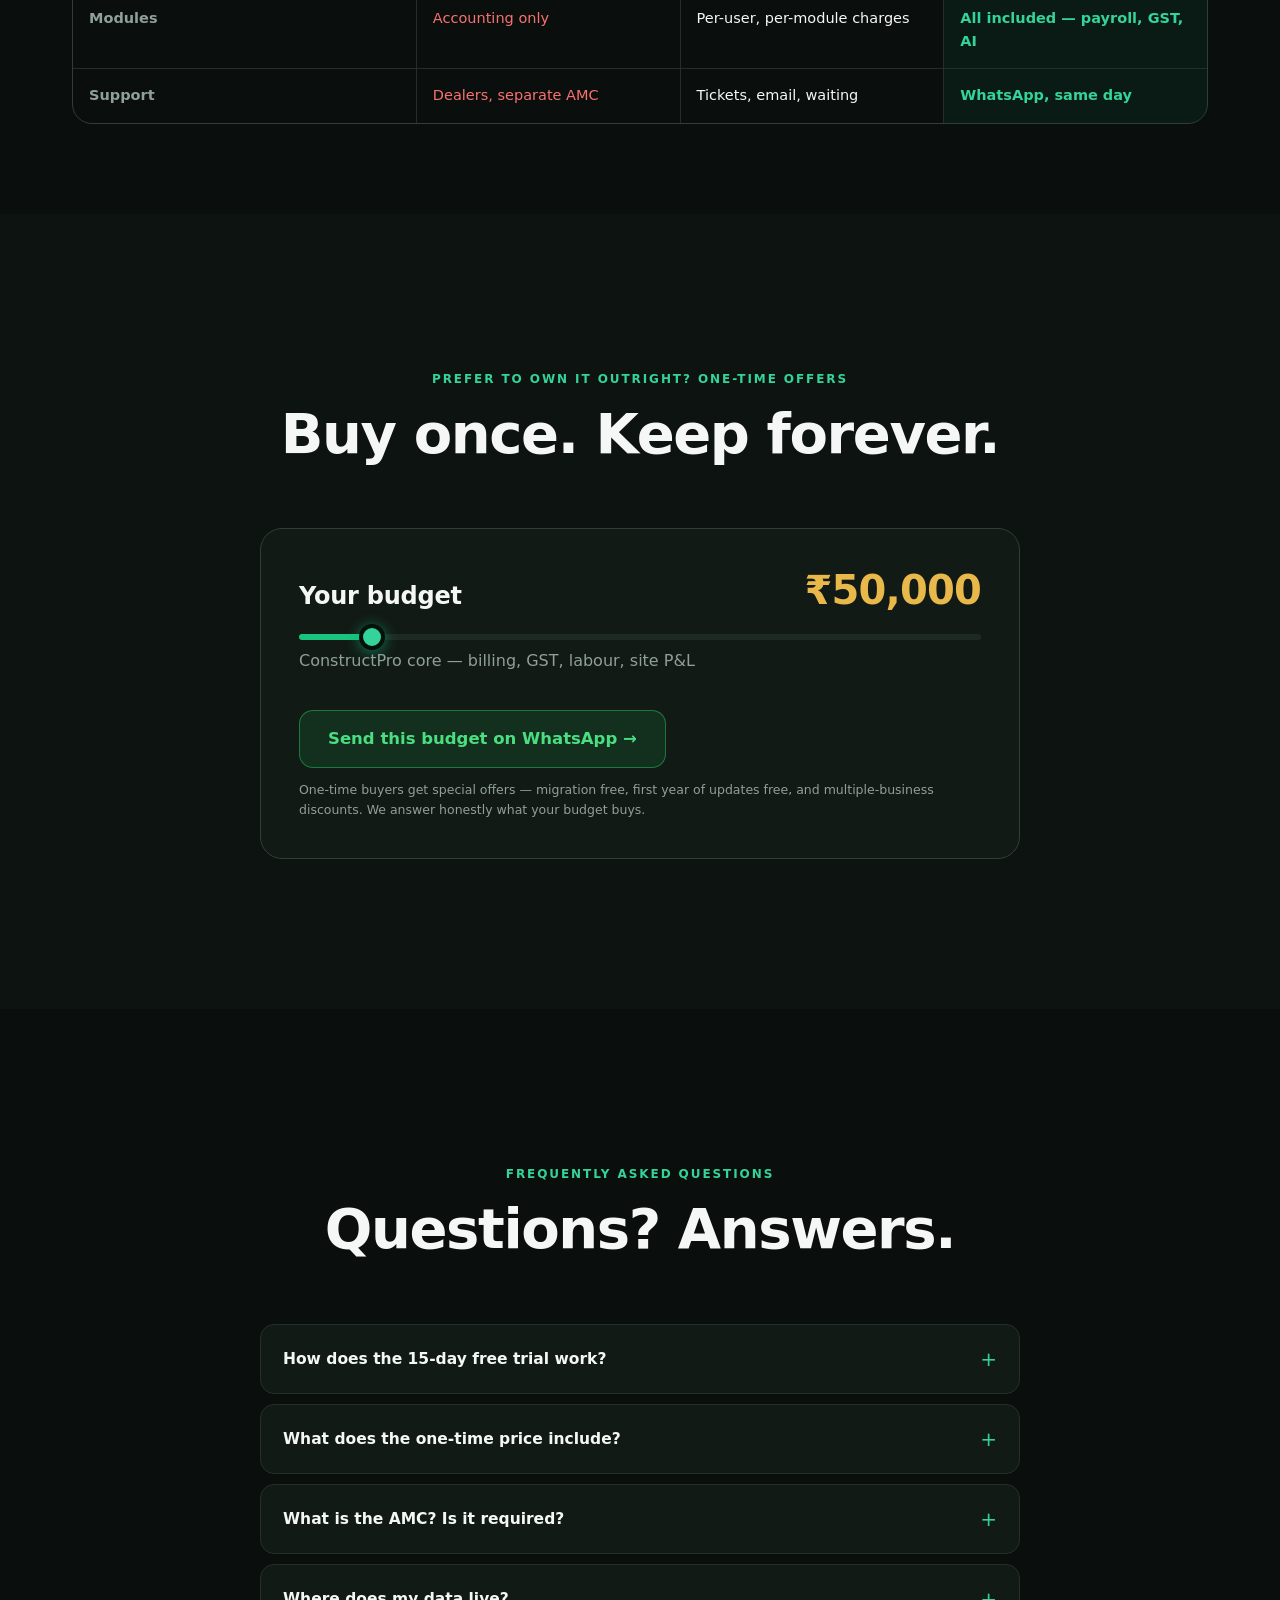
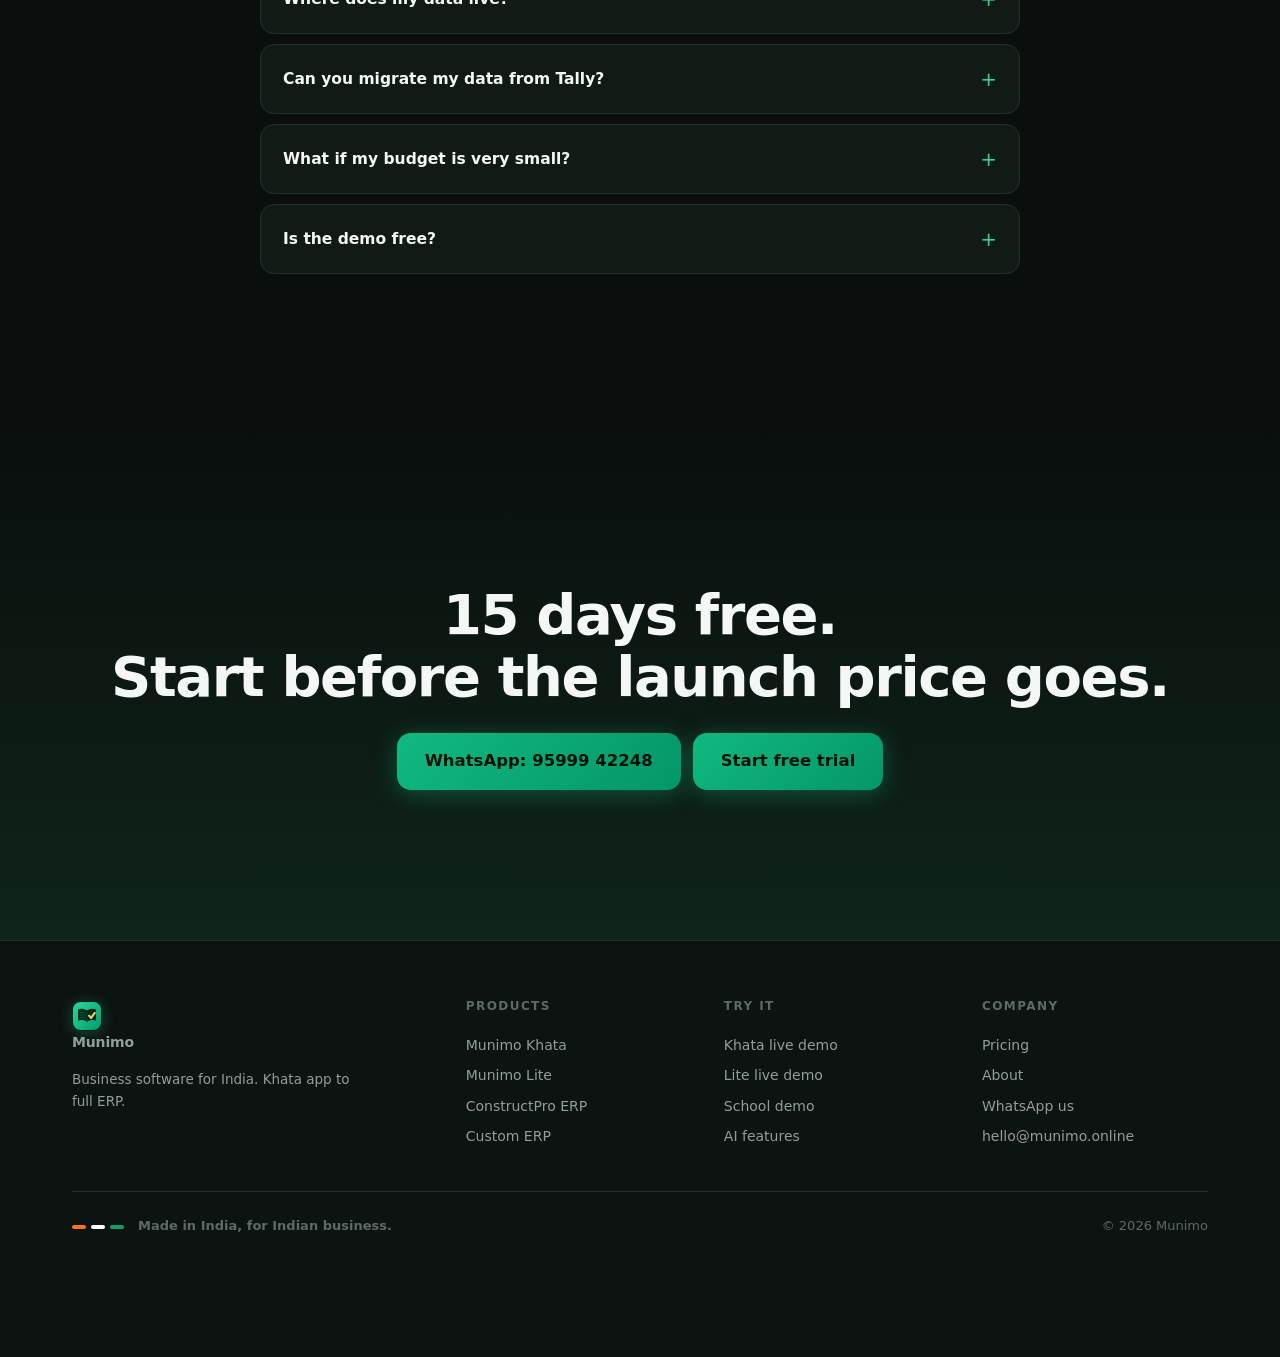
<file: pricing.html>
<!DOCTYPE html>
<html lang="en">
<head>
<meta charset="UTF-8">
<meta name="viewport" content="width=device-width, initial-scale=1.0">
<title>Munimo Pricing — ₹1,999/mo Book · ₹2,999/mo Full ERP | 15-Day Free Trial</title>
<meta name="description" content="Munimo pricing — Book ₹1,999/mo (was ₹3,999), Full ERP ₹2,999/mo (was ₹5,999). Every plan starts with 15 days free — account created instantly. Prefer to own it? One-time purchase offers available.">
<meta name="keywords" content="one time price software, ERP price India, billing software price, Tally price alternative, software without subscription">
<link rel="canonical" href="https://munimo.online/pricing.html">
<meta property="og:title" content="Munimo Pricing — 15 Days Free, Then ₹1,999/mo">
<meta property="og:image" content="https://munimo.online/assets/dashboard.jpg">
<meta name="theme-color" content="#0a0f0d">
<link rel="icon" type="image/svg+xml" href="assets/munimo-icon.svg">
<link rel="stylesheet" href="assets/site.css">
<style>
.phero{padding:130px 0 50px;position:relative;overflow:hidden;text-align:center}
.phero .glow{width:1000px;height:600px;top:-260px;left:50%;transform:translateX(-50%);background:radial-gradient(ellipse,rgba(232,184,75,.1),transparent 65%)}
.faq{max-width:760px;margin:0 auto}
.faq details{background:var(--surface);border:1px solid var(--hair);border-radius:14px;margin-bottom:10px;overflow:hidden}
.faq summary{padding:18px 22px;font-weight:700;font-size:15.5px;cursor:pointer;list-style:none;display:flex;justify-content:space-between;align-items:center;gap:12px}
.faq summary::-webkit-details-marker{display:none}
.faq summary::after{content:'+';color:var(--em2);font-size:20px;font-weight:400;flex-shrink:0}
.faq details[open] summary::after{content:'−'}
.faq .fa{padding:0 22px 18px;color:var(--m);font-size:14.5px}
</style>
</head>
<body>

<header class="hd">
  <div class="hd-in">
    <a class="logo" href="index.html"><img class="logo-m" src="assets/munimo-icon.svg" alt="Munimo logo"> Munimo</a>
    <nav class="nav">
      <a href="khata.html">Book</a><a href="constructpro.html">Full ERP</a><a href="schools.html">Schools</a><a href="custom.html">Custom</a><a href="ai.html">AI</a><a href="pricing.html" class="on">Pricing</a>
    </nav>
    <div class="hd-cta">
      <a class="btn btn-ghost" href="demo/khata/">Live Demo</a>
      <a class="btn btn-wa" href="https://wa.me/919599942248?text=Hi!%20I%20want%20a%20quote." target="_blank" rel="noopener">WhatsApp</a>
    </div>
  </div>
</header>

<section class="phero">
  <div class="glow"></div>
  <div class="wrap">
    <span class="pill">15 days free on every plan · no card needed</span>
    <h1 class="h-display" style="margin:20px auto 14px;max-width:860px">Simple plans.<br><span class="gold">Launch prices.</span></h1>
    <p class="fomo" style="justify-content:center"><span class="dot"></span> Launch offer — 50% off for early businesses. Lock your price before it goes.</p>
  </div>
</section>

<section class="sec-tight">
  <div class="wrap">
    <div class="plans">
      <div class="plan rv">
        <div class="pname">Munimo Book</div>
        <div class="pfor">Cashbook · attendance · approvals · AI entry</div>
        <div class="pricerow"><span class="slash num">₹3,999</span><span class="pnow num">₹1,999<small>/mo</small></span></div>
        <ul>
          <li><b>Money in / money out</b> with heads, parties & sites</li>
          <li><b>Voice & AI quick entry</b></li>
          <li><b>Worker attendance</b> with day rates</li>
          <li><b>Owner approvals</b> for staff entries</li>
          <li>Phone + computer · your own address</li>
        </ul>
        <a class="btn btn-em btn-big" href="start.html?plan=book">Start 15 days free</a>
        <p class="trialnote">Then ₹1,999/month · cancel anytime</p>
      </div>
      <div class="plan hot rv rv2">
        <div class="pname">Munimo Full ERP <span class="offtag" style="margin-left:6px">MOST VALUE</span></div>
        <div class="pfor">Everything in Book + the full office</div>
        <div class="pricerow"><span class="slash num">₹5,999</span><span class="pnow num">₹2,999<small>/mo</small></span></div>
        <ul>
          <li><b>GST invoices & billing</b> — print, PDF, WhatsApp</li>
          <li><b>Employees & payroll</b> · labour muster & wages</li>
          <li><b>Purchases & stock</b> · vendors & subcontractors</li>
          <li><b>P&L, trial balance, Tally export</b> · site-wise P&L</li>
          <li><b>AI Bookkeeper</b> — catches mistakes, answers questions</li>
        </ul>
        <a class="btn btn-em btn-big" href="start.html?plan=erp">Start 15 days free</a>
        <p class="trialnote">Then ₹2,999/month · cancel anytime</p>
      </div>
      <div class="plan rv rv3">
        <div class="pname">Schools & Custom</div>
        <div class="pfor">Your workflow, built on Munimo's core</div>
        <div class="pricerow"><span class="pnow">Quote<small>&nbsp;— honest & fast</small></span></div>
        <ul>
          <li><b>School system live today</b> — fees, students, attendance</li>
          <li><b>Any business</b> — clinic, coaching, retail, manufacturing</li>
          <li>Monthly plan or one-time project price</li>
          <li>Data migration & training included</li>
        </ul>
        <a class="btn btn-wa btn-big" href="https://wa.me/919599942248?text=Hi!%20I%20want%20a%20quote.%20Business:%20____%20City:%20____" target="_blank" rel="noopener">Get a quote on WhatsApp</a>
        <p class="trialnote">School trial: <a href="start.html?plan=school" style="color:var(--em2)">start free →</a></p>
      </div>
    </div>
    <div class="center" style="margin-top:22px">
      <p class="lead" style="font-size:15px"><b style="color:var(--gold)">Feature additions on any plan:</b> tell us what you need — small one-time charge, minimum as per the work. It becomes yours forever.</p>
    </div>
  </div>
</section>

<!-- comparison -->
<section class="sec-tight">
  <div class="wrap">
    <div class="cmp rv">
      <div class="cmp-row"><div></div><div>Tally-type desktop</div><div class="hide-m">Cloud SaaS</div><div class="mu">Munimo</div></div>
      <div class="cmp-row"><div>Price</div><div class="bad">₹18,000+</div><div class="bad hide-m">₹8–15,000/year</div><div class="mu good">₹1,999–2,999/mo · 15 days free</div></div>
      <div class="cmp-row"><div>5-year total</div><div class="bad">₹40,000+ (upgrades)</div><div class="bad hide-m">₹50–75,000 and rising</div><div class="mu good">Same one-time + small AMC</div></div>
      <div class="cmp-row"><div>If you stop paying</div><div>Software goes stale</div><div class="bad hide-m">Access ends. Data locked.</div><div class="mu good">Still yours — software and data</div></div>
      <div class="cmp-row"><div>Modules</div><div class="bad">Accounting only</div><div class="hide-m">Per-user, per-module charges</div><div class="mu good">All included — payroll, GST, AI</div></div>
      <div class="cmp-row"><div>Support</div><div class="bad">Dealers, separate AMC</div><div class="hide-m">Tickets, email, waiting</div><div class="mu good">WhatsApp, same day</div></div>
    </div>
  </div>
</section>

<!-- budget slider -->
<section class="sec" style="background:var(--ink2)">
  <div class="wrap">
    <div class="sechead center">
      <span class="eyebrow">Prefer to own it outright? One-time offers</span>
      <h2 class="h1 rv">Buy once. Keep forever.</h2>
    </div>
    <div class="budget rv" style="max-width:760px;margin:0 auto">
      <div style="display:flex;justify-content:space-between;align-items:baseline;flex-wrap:wrap;gap:8px">
        <h3 class="h3">Your budget</h3>
        <div class="h2 gold num" id="budget-val">₹50,000</div>
      </div>
      <input type="range" id="budget-range" min="5000" max="500000" step="5000" value="50000" aria-label="Budget">
      <p class="lead" id="budget-desc" style="font-size:16px;min-height:52px">ConstructPro core — billing, GST, labour, site P&L</p>
      <a class="btn btn-wa btn-big" id="budget-wa" style="margin-top:10px" href="https://wa.me/919599942248" target="_blank" rel="noopener">Send this budget on WhatsApp →</a>
      <p class="muted" style="font-size:12.5px;margin-top:12px">One-time buyers get special offers — migration free, first year of updates free, and multiple-business discounts. We answer honestly what your budget buys.</p>
    </div>
  </div>
</section>

<!-- FAQ -->
<section class="sec">
  <div class="wrap">
    <div class="sechead center">
      <span class="eyebrow">Frequently asked questions</span>
      <h2 class="h1 rv">Questions? Answers.</h2>
    </div>
    <div class="faq rv">
      <details><summary>How does the 15-day free trial work?</summary><div class="fa">Click Start free, choose a plan, set your email and password — your private account (yourname.munimo.online) is created instantly. Use it with your real data for 15 days. We remind you on WhatsApp before any payment. Cancel anytime; your data export is always available.</div></details>
      <details><summary>What does the one-time price include?</summary><div class="fa">The software, installation, your data migration, team training and initial support. What we agree is what you get — in writing.</div></details>
      <details><summary>What is the AMC? Is it required?</summary><div class="fa">The AMC is a small yearly amount for updates, backup monitoring and priority WhatsApp support. It is optional. Skip it and the software still runs — it is yours.</div></details>
      <details><summary>Where does my data live?</summary><div class="fa">With you. On your computer (desktop version) or your own server (cloud version). The AI runs there too — no data goes outside. Backups are encrypted.</div></details>
      <details><summary>Can you migrate my data from Tally?</summary><div class="fa">Yes — we do the migration ourselves. And Munimo exports to Tally too, for your CA.</div></details>
      <details><summary>What if my budget is very small?</summary><div class="fa">Message us anyway. Khata and Lite start very small — and when your business grows, the upgrade path is open. Your data comes along.</div></details>
      <details><summary>Is the demo free?</summary><div class="fa">Yes. The live demos are right here on the website — no signup. A personal demo on WhatsApp is free too.</div></details>
    </div>
  </div>
</section>

<section class="sec closer" style="background:linear-gradient(180deg,var(--ink),#0f241a);text-align:center">
  <div class="wrap">
    <h2 class="h1 rv">15 days free.<br>Start before the launch price goes.</h2>
    <div style="display:flex;gap:12px;justify-content:center;margin-top:26px;flex-wrap:wrap" class="rv rv2">
      <a class="btn btn-em btn-big" href="https://wa.me/919599942248?text=Hi!%20I%20want%20to%20discuss%20pricing.%20Business:%20____%20Budget:%20____" target="_blank" rel="noopener">WhatsApp: 95999 42248</a>
      <a class="btn btn-em btn-big" href="start.html">Start free trial</a>
    </div>
  </div>
</section>

<footer class="ft">
  <div class="wrap">
    <div class="ft-grid">
      <div><a class="logo" href="index.html"><img class="logo-m" src="assets/munimo-icon.svg" alt="Munimo logo"> Munimo</a><p class="muted" style="font-size:13.5px;max-width:280px;margin-top:12px">Business software for India. Khata app to full ERP.</p></div>
      <div><h4>Products</h4><a href="khata.html">Munimo Khata</a><a href="lite.html">Munimo Lite</a><a href="constructpro.html">ConstructPro ERP</a><a href="custom.html">Custom ERP</a></div>
      <div><h4>Try it</h4><a href="demo/khata/">Khata live demo</a><a href="demo/lite/">Lite live demo</a><a href="demo/school/">School demo</a><a href="ai.html">AI features</a></div>
      <div><h4>Company</h4><a href="pricing.html">Pricing</a><a href="about.html">About</a><a href="https://wa.me/919599942248" target="_blank" rel="noopener">WhatsApp us</a><a href="mailto:hello@munimo.online">hello@munimo.online</a></div>
    </div>
    <div class="made"><span class="tri"><i style="background:#f97316"></i><i style="background:#fff"></i><i style="background:#0e9f6e"></i>&nbsp; Made in India, for Indian business.</span><span>© 2026 Munimo</span></div>
  </div>
</footer>

<div class="mbar">
  <a class="btn btn-ghost" href="demo/khata/">Try Demo</a>
  <a class="btn btn-em" href="https://wa.me/919599942248?text=Hi!%20I%20want%20a%20quote." target="_blank" rel="noopener">WhatsApp →</a>
</div>
<a class="wafloat" href="https://wa.me/919599942248?text=Hi!%20I%20want%20a%20quote." target="_blank" rel="noopener" aria-label="WhatsApp"><svg viewBox="0 0 24 24"><path d="M17.5 14.4c-.3-.15-1.76-.87-2.03-.97-.27-.1-.47-.15-.67.15-.2.3-.77.97-.94 1.17-.17.2-.35.22-.65.07-.3-.15-1.26-.46-2.4-1.48-.89-.79-1.49-1.77-1.66-2.07-.17-.3-.02-.46.13-.61.13-.13.3-.35.45-.52.15-.17.2-.3.3-.5.1-.2.05-.37-.02-.52-.07-.15-.67-1.62-.92-2.22-.24-.58-.49-.5-.67-.51h-.57c-.2 0-.52.07-.8.37-.27.3-1.04 1.02-1.04 2.5 0 1.47 1.07 2.9 1.22 3.1.15.2 2.1 3.2 5.1 4.49.71.3 1.27.49 1.7.63.72.23 1.37.2 1.88.12.57-.09 1.76-.72 2.01-1.42.25-.7.25-1.3.17-1.42-.07-.12-.27-.2-.57-.35zM12.05 21.6h-.01a9.6 9.6 0 01-4.89-1.34l-.35-.21-3.64.95.97-3.55-.23-.36a9.57 9.57 0 01-1.47-5.11c0-5.3 4.31-9.6 9.62-9.6a9.55 9.55 0 016.8 2.82 9.55 9.55 0 012.81 6.8c0 5.3-4.31 9.6-9.61 9.6zm8.18-17.78A11.5 11.5 0 0012.05 .44C5.68.44.5 5.6.5 11.98c0 2.03.53 4.01 1.54 5.76L.4 23.56l5.96-1.56a11.53 11.53 0 005.68 1.49h.01c6.37 0 11.55-5.17 11.55-11.54 0-3.08-1.2-5.98-3.37-8.13z"/></svg></a>

<script src="assets/site.js" defer></script>
</body>
</html>
</file>
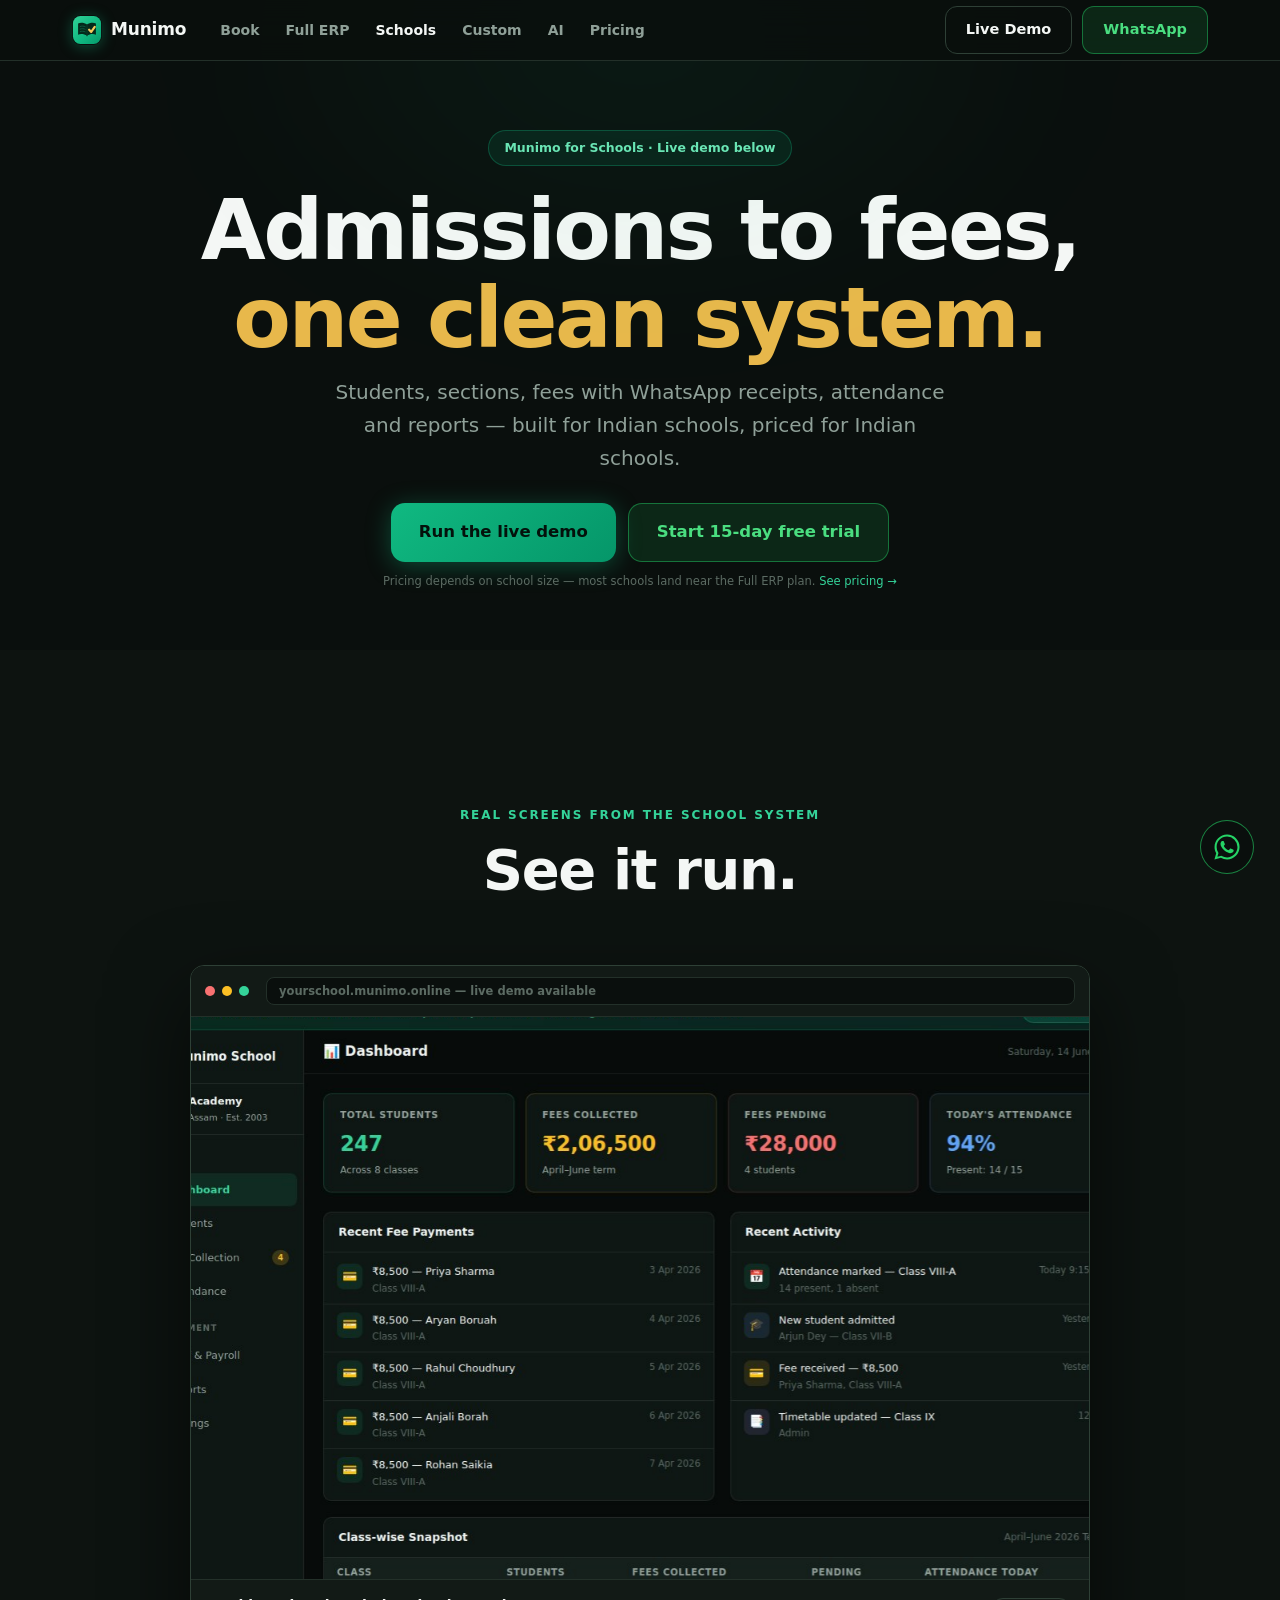
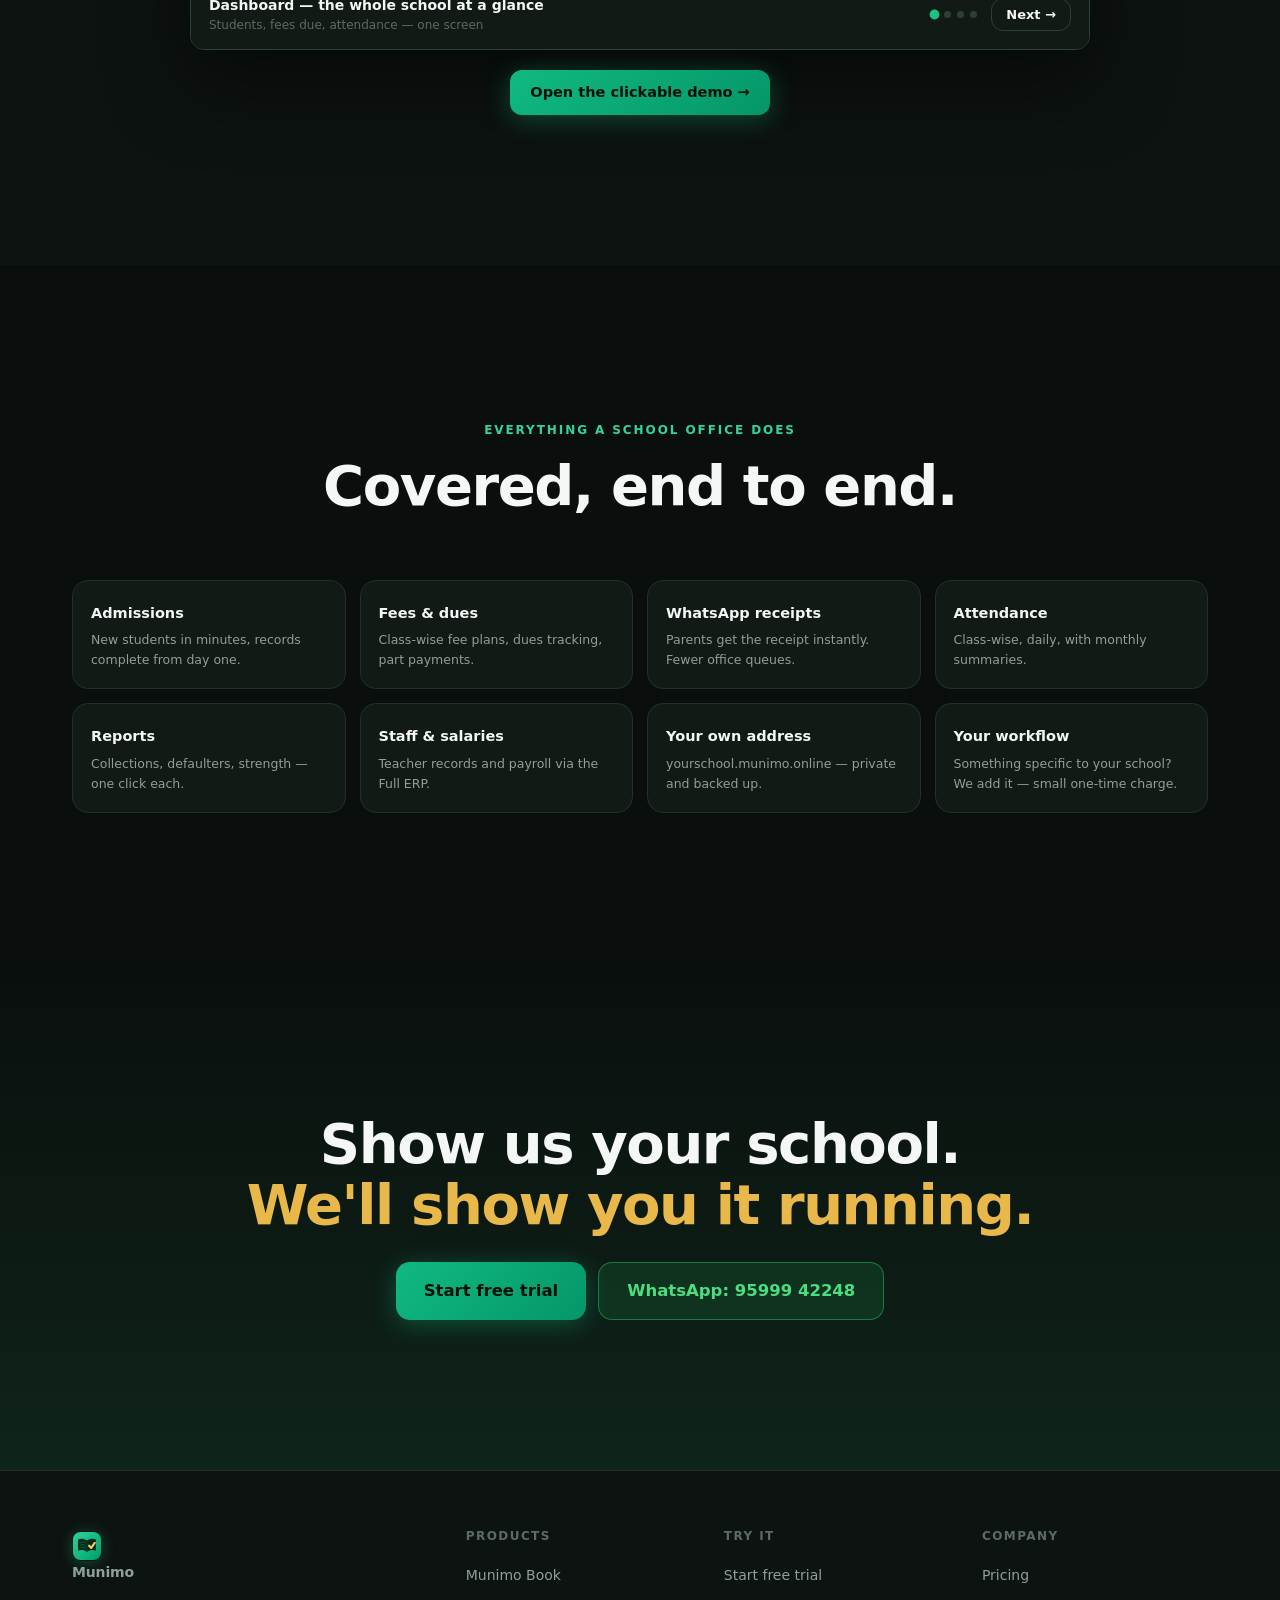
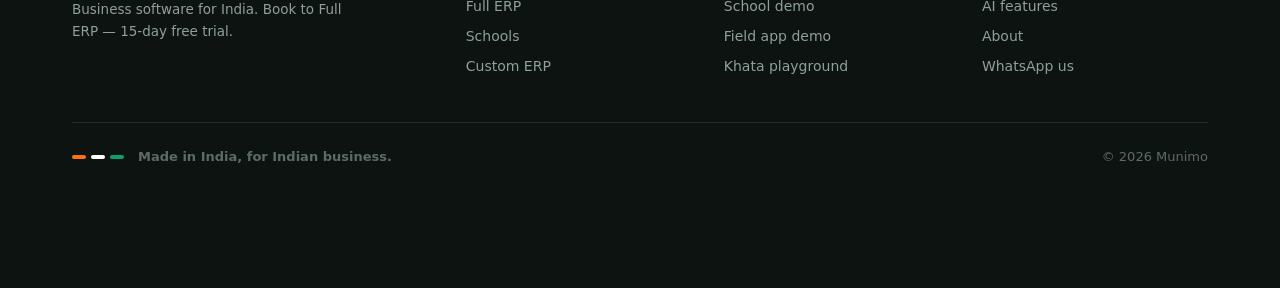
<file: schools.html>
<!DOCTYPE html>
<html lang="en">
<head>
<meta charset="UTF-8">
<meta name="viewport" content="width=device-width, initial-scale=1.0">
<title>Munimo for Schools — School Management Software | Fees, Students, Attendance</title>
<meta name="description" content="Munimo for Schools — admissions, students, fees with WhatsApp receipts, attendance and reports. Built in India. See the live demo, then start a 15-day free trial.">
<meta name="keywords" content="school management software India, school ERP, school fees software, student attendance software, स्कूल सॉफ्टवेयर">
<link rel="canonical" href="https://munimo.online/schools.html">
<meta property="og:title" content="Munimo for Schools — Fees, Students, Attendance">
<meta property="og:image" content="https://munimo.online/assets/demo/school-dashboard.jpg">
<meta name="theme-color" content="#0a0f0d">
<link rel="icon" type="image/svg+xml" href="assets/munimo-icon.svg">
<link rel="stylesheet" href="assets/site.css">
<style>
.phero{padding:130px 0 60px;position:relative;overflow:hidden;text-align:center}
.phero .glow{width:1000px;height:600px;top:-260px;left:50%;transform:translateX(-50%);background:radial-gradient(ellipse,rgba(16,185,129,.16),transparent 65%)}
.fgrid{display:grid;grid-template-columns:repeat(4,1fr);gap:14px}
@media(max-width:880px){.fgrid{grid-template-columns:1fr 1fr}}
.fbox{background:var(--surface);border:1px solid var(--hair);border-radius:16px;padding:18px}
.fbox b{font-size:14.5px}
.fbox p{font-size:12.5px;color:var(--m);margin-top:4px}
</style>
</head>
<body>

<header class="hd">
  <div class="hd-in">
    <a class="logo" href="index.html"><img class="logo-m" src="assets/munimo-icon.svg" alt="Munimo logo"> Munimo</a>
    <nav class="nav">
      <a href="khata.html">Book</a><a href="constructpro.html">Full ERP</a><a href="schools.html" class="on">Schools</a><a href="custom.html">Custom</a><a href="ai.html">AI</a><a href="pricing.html">Pricing</a>
    </nav>
    <div class="hd-cta">
      <a class="btn btn-ghost" href="demo/school/">Live Demo</a>
      <a class="btn btn-wa" href="https://wa.me/919599942248?text=Hi!%20I%20run%20a%20school%20and%20want%20Munimo.%20School:%20____%20Students:%20____" target="_blank" rel="noopener">WhatsApp</a>
    </div>
  </div>
</header>

<section class="phero">
  <div class="glow"></div>
  <div class="wrap">
    <span class="pill">Munimo for Schools · Live demo below</span>
    <h1 class="h-display" style="margin:20px auto 14px;max-width:900px">Admissions to fees,<br><span class="gold">one clean system.</span></h1>
    <p class="lead" style="max-width:620px;margin:0 auto">Students, sections, fees with WhatsApp receipts, attendance and reports — built for Indian schools, priced for Indian schools.</p>
    <div style="display:flex;gap:12px;justify-content:center;margin-top:28px;flex-wrap:wrap">
      <a class="btn btn-em btn-big" href="demo/school/">Run the live demo</a>
      <a class="btn btn-wa btn-big" href="start.html?plan=school">Start 15-day free trial</a>
    </div>
    <p class="trialnote">Pricing depends on school size — most schools land near the Full ERP plan. <a href="pricing.html" style="color:var(--em2)">See pricing →</a></p>
  </div>
</section>

<section class="sec" style="background:var(--ink2)">
  <div class="wrap">
    <div class="sechead center">
      <span class="eyebrow">Real screens from the school system</span>
      <h2 class="h1 rv">See it run.</h2>
    </div>
    <div class="browser rv" data-theatre style="max-width:900px;margin:0 auto">
      <div class="browser-bar"><span class="bdot" style="background:#f87171"></span><span class="bdot" style="background:#fbbf24"></span><span class="bdot" style="background:#34d399"></span><span class="burl">yourschool.munimo.online — live demo available</span></div>
      <div class="theatre-vp">
        <div class="shot on" data-cap="Dashboard — the whole school at a glance" data-sub="Students, fees due, attendance — one screen"><img src="assets/demo/school-dashboard.jpg" alt="School dashboard" loading="lazy"></div>
        <div class="shot" data-cap="Fees — who is due, how much, since when" data-sub="Receipts to parents on WhatsApp"><img src="assets/demo/school-fees.jpg" alt="School fees" loading="lazy"></div>
        <div class="shot" data-cap="Students & sections" data-sub="Admissions, TC, records — all digital"><img src="assets/demo/school-students.jpg" alt="Students" loading="lazy"></div>
        <div class="shot" data-cap="Attendance & reports" data-sub="Class-wise, month-wise, one click"><img src="assets/demo/school-reports.jpg" alt="Reports" loading="lazy"></div>
      </div>
      <div class="theatre-cap">
        <div><div class="tc-txt"></div><div class="tc-sub"></div></div>
        <div style="display:flex;align-items:center;gap:14px"><div class="tdots"><span class="tdot on"></span><span class="tdot"></span><span class="tdot"></span><span class="tdot"></span></div>
        <button class="btn btn-ghost" data-next style="padding:8px 14px;font-size:13px">Next →</button></div>
      </div>
    </div>
    <p class="center" style="margin-top:20px"><a class="btn btn-em" href="demo/school/">Open the clickable demo →</a></p>
  </div>
</section>

<section class="sec">
  <div class="wrap">
    <div class="sechead center">
      <span class="eyebrow">Everything a school office does</span>
      <h2 class="h1 rv">Covered, end to end.</h2>
    </div>
    <div class="fgrid">
      <div class="fbox rv"><b>Admissions</b><p>New students in minutes, records complete from day one.</p></div>
      <div class="fbox rv"><b>Fees & dues</b><p>Class-wise fee plans, dues tracking, part payments.</p></div>
      <div class="fbox rv"><b>WhatsApp receipts</b><p>Parents get the receipt instantly. Fewer office queues.</p></div>
      <div class="fbox rv"><b>Attendance</b><p>Class-wise, daily, with monthly summaries.</p></div>
      <div class="fbox rv"><b>Reports</b><p>Collections, defaulters, strength — one click each.</p></div>
      <div class="fbox rv"><b>Staff & salaries</b><p>Teacher records and payroll via the Full ERP.</p></div>
      <div class="fbox rv"><b>Your own address</b><p>yourschool.munimo.online — private and backed up.</p></div>
      <div class="fbox rv"><b>Your workflow</b><p>Something specific to your school? We add it — small one-time charge.</p></div>
    </div>
  </div>
</section>

<section class="sec closer" style="background:linear-gradient(180deg,var(--ink),#0f241a);text-align:center">
  <div class="wrap">
    <h2 class="h1 rv">Show us your school.<br><span class="gold">We'll show you it running.</span></h2>
    <div style="display:flex;gap:12px;justify-content:center;margin-top:26px;flex-wrap:wrap" class="rv rv2">
      <a class="btn btn-em btn-big" href="start.html?plan=school">Start free trial</a>
      <a class="btn btn-wa btn-big" href="https://wa.me/919599942248?text=Hi!%20I%20run%20a%20school.%20School:%20____%20Students:%20____%20City:%20____" target="_blank" rel="noopener">WhatsApp: 95999 42248</a>
    </div>
  </div>
</section>

<footer class="ft">
  <div class="wrap">
    <div class="ft-grid">
      <div><a class="logo" href="index.html"><img class="logo-m" src="assets/munimo-icon.svg" alt="Munimo logo"> Munimo</a><p class="muted" style="font-size:13.5px;max-width:280px;margin-top:12px">Business software for India. Book to Full ERP — 15-day free trial.</p></div>
      <div><h4>Products</h4><a href="khata.html">Munimo Book</a><a href="constructpro.html">Full ERP</a><a href="schools.html">Schools</a><a href="custom.html">Custom ERP</a></div>
      <div><h4>Try it</h4><a href="start.html">Start free trial</a><a href="demo/school/">School demo</a><a href="demo/lite/">Field app demo</a><a href="demo/khata/">Khata playground</a></div>
      <div><h4>Company</h4><a href="pricing.html">Pricing</a><a href="ai.html">AI features</a><a href="about.html">About</a><a href="https://wa.me/919599942248" target="_blank" rel="noopener">WhatsApp us</a></div>
    </div>
    <div class="made"><span class="tri"><i style="background:#f97316"></i><i style="background:#fff"></i><i style="background:#0e9f6e"></i>&nbsp; Made in India, for Indian business.</span><span>© 2026 Munimo</span></div>
  </div>
</footer>

<div class="mbar">
  <a class="btn btn-ghost" href="demo/school/">Live demo</a>
  <a class="btn btn-em" href="start.html?plan=school">Start free →</a>
</div>
<a class="wafloat" href="https://wa.me/919599942248?text=Hi!%20I%20run%20a%20school%20and%20want%20Munimo." target="_blank" rel="noopener" aria-label="WhatsApp"><svg viewBox="0 0 24 24"><path d="M17.5 14.4c-.3-.15-1.76-.87-2.03-.97-.27-.1-.47-.15-.67.15-.2.3-.77.97-.94 1.17-.17.2-.35.22-.65.07-.3-.15-1.26-.46-2.4-1.48-.89-.79-1.49-1.77-1.66-2.07-.17-.3-.02-.46.13-.61.13-.13.3-.35.45-.52.15-.17.2-.3.3-.5.1-.2.05-.37-.02-.52-.07-.15-.67-1.62-.92-2.22-.24-.58-.49-.5-.67-.51h-.57c-.2 0-.52.07-.8.37-.27.3-1.04 1.02-1.04 2.5 0 1.47 1.07 2.9 1.22 3.1.15.2 2.1 3.2 5.1 4.49.71.3 1.27.49 1.7.63.72.23 1.37.2 1.88.12.57-.09 1.76-.72 2.01-1.42.25-.7.25-1.3.17-1.42-.07-.12-.27-.2-.57-.35zM12.05 21.6h-.01a9.6 9.6 0 01-4.89-1.34l-.35-.21-3.64.95.97-3.55-.23-.36a9.57 9.57 0 01-1.47-5.11c0-5.3 4.31-9.6 9.62-9.6a9.55 9.55 0 016.8 2.82 9.55 9.55 0 012.81 6.8c0 5.3-4.31 9.6-9.61 9.6zm8.18-17.78A11.5 11.5 0 0012.05 .44C5.68.44.5 5.6.5 11.98c0 2.03.53 4.01 1.54 5.76L.4 23.56l5.96-1.56a11.53 11.53 0 005.68 1.49h.01c6.37 0 11.55-5.17 11.55-11.54 0-3.08-1.2-5.98-3.37-8.13z"/></svg></a>

<script src="assets/site.js" defer></script>
</body>
</html>
</file>
<file: assets/site.css>
/* ═══════════════════════════════════════════════════════════════
   MUNIMO — site design system
   Canvas: cinematic dark (Designer A) · Machinery: conversion-first India (Designer B)
   Rules: animate only transform/opacity · no libraries · self-contained
   ═══════════════════════════════════════════════════════════════ */
:root{
  --ink:#0a0f0d; --ink2:#0d1310; --surface:#121a16; --s2:#17221d; --s3:#1d2a24;
  --hair:#233029; --hair2:#2e4036;
  --t:#f4f7f5; --m:#8fa098; --f:#5c6b63;
  --em:#19c37d; --em2:#34d399; --em3:#6ee7b7; --emdark:#0e5e42;
  --gold:#e8b84b; --gold2:#f5d47e;
  --red:#f87171; --blue:#60a5fa;
  --wa:#25d366;
  --font:ui-sans-serif,system-ui,-apple-system,'Segoe UI',Roboto,'Noto Sans','Noto Sans Devanagari','Noto Sans Tamil','Noto Sans Gujarati','Noto Sans Bengali',sans-serif;
  --ease:cubic-bezier(.22,1,.36,1);
  --maxw:1180px;
}
*{box-sizing:border-box;margin:0;padding:0}
html{scroll-behavior:smooth}
body{background:var(--ink);color:var(--t);font-family:var(--font);font-size:17px;line-height:1.6;-webkit-font-smoothing:antialiased;overflow-x:hidden}
img{max-width:100%;display:block}
a{color:inherit;text-decoration:none}
button{font-family:inherit;cursor:pointer;border:none;background:none;color:inherit}
::selection{background:rgba(25,195,125,.3)}

.wrap{max-width:var(--maxw);margin:0 auto;padding:0 22px}

/* ─── type scale ─── */
.h-display{font-size:clamp(38px,7vw,84px);font-weight:800;letter-spacing:-.03em;line-height:1.05}
.h1{font-size:clamp(30px,5vw,56px);font-weight:800;letter-spacing:-.025em;line-height:1.1}
.h2{font-size:clamp(24px,3.6vw,40px);font-weight:800;letter-spacing:-.02em;line-height:1.15}
.h3{font-size:clamp(18px,2.4vw,24px);font-weight:700;letter-spacing:-.01em}
.lead{font-size:clamp(16px,2vw,20px);color:var(--m);line-height:1.65}
.eyebrow{display:inline-block;font-size:12px;font-weight:800;letter-spacing:.16em;text-transform:uppercase;color:var(--em2);margin-bottom:14px}
.gold{color:var(--gold)}
.muted{color:var(--m)}
.num{font-variant-numeric:tabular-nums}

/* ─── header ─── */
.hd{position:fixed;top:0;left:0;right:0;z-index:100;background:rgba(10,15,13,.82);backdrop-filter:blur(14px);-webkit-backdrop-filter:blur(14px);border-bottom:1px solid var(--hair)}
.hd-in{max-width:var(--maxw);margin:0 auto;padding:0 22px;height:60px;display:flex;align-items:center;gap:26px}
.logo{display:flex;align-items:center;gap:9px;font-weight:800;font-size:17px;letter-spacing:-.01em;flex-shrink:0}
.logo-m{width:30px;height:30px;border-radius:9px;display:block;box-shadow:0 2px 14px rgba(16,185,129,.35)}
.nav{display:flex;gap:22px;align-items:center;font-size:14px;font-weight:600;color:var(--m);margin-left:6px}
.nav a{padding:6px 2px;transition:color .18s}
.nav a:hover,.nav a.on{color:var(--t)}
.hd-cta{margin-left:auto;display:flex;gap:10px;align-items:center}
.btn{display:inline-flex;align-items:center;justify-content:center;gap:8px;font-weight:700;font-size:14.5px;border-radius:12px;padding:11px 20px;transition:transform .18s var(--ease),box-shadow .18s,opacity .18s;white-space:nowrap}
.btn:active{transform:scale(.97)}
.btn-em{background:linear-gradient(135deg,#10b981,#059669);color:#04110b;box-shadow:0 4px 24px rgba(16,185,129,.35)}
.btn-em:hover{transform:translateY(-1px);box-shadow:0 8px 32px rgba(16,185,129,.45)}
.btn-wa{background:rgba(37,211,102,.12);border:1px solid rgba(37,211,102,.45);color:#4ade80}
.btn-wa:hover{background:rgba(37,211,102,.2)}
.btn-ghost{border:1px solid var(--hair2);color:var(--t)}
.btn-ghost:hover{border-color:var(--em);color:var(--em2)}
.btn-big{font-size:16.5px;padding:15px 28px;border-radius:14px}
@media(max-width:820px){.nav{display:none}.hd-cta .btn-ghost{display:none}}

/* ─── mobile sticky action bar (Designer B's law) ─── */
.mbar{position:fixed;bottom:0;left:0;right:0;z-index:99;display:none;gap:8px;padding:10px 12px calc(10px + env(safe-area-inset-bottom,0px));background:rgba(10,15,13,.92);backdrop-filter:blur(14px);border-top:1px solid var(--hair2);transform:translateY(110%);transition:transform .35s var(--ease)}
.mbar.show{transform:none}
.mbar .btn{flex:1;font-size:14px;padding:12px 8px}
@media(max-width:820px){.mbar{display:flex}}

/* ─── sections ─── */
.sec{padding:clamp(72px,12vw,150px) 0;position:relative}
.sec-tight{padding:clamp(48px,8vw,90px) 0}
.center{text-align:center}
.sechead{max-width:720px;margin:0 auto clamp(36px,6vw,64px)}

/* ─── reveal on scroll ─── */
.rv{opacity:0;transform:translateY(26px);transition:opacity .7s var(--ease),transform .7s var(--ease)}
.rv.in{opacity:1;transform:none}
.rv2{transition-delay:.12s}.rv3{transition-delay:.24s}.rv4{transition-delay:.36s}
@media(prefers-reduced-motion:reduce){
  .rv{opacity:1;transform:none;transition:none}
  html{scroll-behavior:auto}
  *{animation:none!important;transition:none!important}
}

/* ─── device frames ─── */
.stage{perspective:1400px}
.phone{position:relative;width:min(340px,86vw);aspect-ratio:340/700;border-radius:38px;background:#0c1210;border:1px solid #2a3a32;box-shadow:0 40px 90px rgba(0,0,0,.65),0 0 0 6px #060a08,0 0 80px rgba(16,185,129,.12);overflow:hidden;transform-style:preserve-3d;will-change:transform}
.phone::before{content:'';position:absolute;top:10px;left:50%;transform:translateX(-50%);width:96px;height:22px;background:#060a08;border-radius:12px;z-index:5}
.phone::after{content:'';position:absolute;inset:0;border-radius:38px;background:linear-gradient(118deg,rgba(255,255,255,.09) 0%,transparent 32%);pointer-events:none;z-index:6}
.phone iframe{position:absolute;inset:0;width:100%;height:100%;border:0;background:#070b0a}
.laptop{position:relative;border-radius:14px 14px 0 0;background:#0c1210;border:1px solid #2a3a32;border-bottom:none;padding:10px 10px 0;box-shadow:0 40px 90px rgba(0,0,0,.6)}
.laptop-screen{border-radius:8px 8px 0 0;overflow:hidden;background:#0a0f0d}
.laptop-base{height:14px;background:linear-gradient(#1a2620,#0c1210);border-radius:0 0 16px 16px;border:1px solid #2a3a32;border-top:none;margin:0 -26px}
.browser{border-radius:14px;overflow:hidden;border:1px solid var(--hair2);background:#0c1210;box-shadow:0 30px 80px rgba(0,0,0,.55)}
.browser-bar{display:flex;align-items:center;gap:7px;padding:11px 14px;background:#121a16;border-bottom:1px solid var(--hair)}
.bdot{width:10px;height:10px;border-radius:50%}
.burl{margin-left:10px;flex:1;background:#0a0f0d;border:1px solid var(--hair);border-radius:8px;font-size:11.5px;color:var(--f);padding:4px 12px;font-weight:600}

/* ─── theatre (screenshot player with Ken Burns + hotspots) ─── */
.theatre-vp{position:relative;aspect-ratio:1280/800;overflow:hidden;background:#0a0f0d}
.theatre-vp .shot{position:absolute;inset:0;opacity:0;transition:opacity .8s var(--ease)}
.theatre-vp .shot.on{opacity:1}
.theatre-vp .shot img{width:100%;height:100%;object-fit:cover;object-position:top;transform:scale(1);transform-origin:var(--ox,50%) var(--oy,30%);will-change:transform}
.theatre-vp .shot.on img{animation:kb 7s var(--ease) forwards}
@keyframes kb{from{transform:scale(1)}to{transform:scale(1.14)}}
.hotspot{position:absolute;width:34px;height:34px;margin:-17px;border-radius:50%;border:2px solid var(--gold);background:rgba(232,184,75,.15);opacity:0;z-index:4}
.shot.on .hotspot{animation:hs 2.4s var(--ease) .9s infinite}
@keyframes hs{0%{opacity:0;transform:scale(.5)}25%{opacity:1;transform:scale(1)}70%{opacity:1;transform:scale(1.05)}100%{opacity:0;transform:scale(1.4)}}
.theatre-cap{display:flex;align-items:center;justify-content:space-between;gap:14px;padding:14px 18px;background:var(--surface);border-top:1px solid var(--hair)}
.theatre-cap .tc-txt{font-size:14px;font-weight:600;color:var(--t)}
.theatre-cap .tc-sub{font-size:12px;color:var(--f)}
.tdots{display:flex;gap:6px;flex-shrink:0}
.tdot{width:7px;height:7px;border-radius:50%;background:var(--hair2);transition:transform .2s,background .2s;cursor:pointer}
.tdot.on{background:var(--em);transform:scale(1.4)}
.ttabs{display:flex;gap:8px;justify-content:center;flex-wrap:wrap;margin-bottom:22px}
.ttab{padding:9px 18px;border-radius:22px;font-size:13.5px;font-weight:700;color:var(--m);border:1px solid var(--hair2);transition:all .2s}
.ttab.on{color:#04110b;background:linear-gradient(135deg,#10b981,#059669);border-color:transparent}

/* ─── ladder cards ─── */
.ladder{display:grid;grid-template-columns:repeat(4,1fr);gap:18px}
@media(max-width:980px){.ladder{grid-template-columns:repeat(2,1fr)}}
@media(max-width:560px){.ladder{grid-template-columns:1fr}}
.lcard{position:relative;background:var(--surface);border:1px solid var(--hair);border-radius:20px;overflow:hidden;transition:transform .3s var(--ease),border-color .3s,box-shadow .3s;display:flex;flex-direction:column}
.lcard:hover{transform:translateY(-6px);border-color:rgba(16,185,129,.5);box-shadow:0 24px 60px rgba(0,0,0,.5),0 0 50px rgba(16,185,129,.1)}
.lcard .shotwrap{aspect-ratio:16/10.5;overflow:hidden;background:#0a0f0d;border-bottom:1px solid var(--hair)}
.lcard .shotwrap img{width:100%;height:100%;object-fit:cover;object-position:top;transition:transform .5s var(--ease)}
.lcard:hover .shotwrap img{transform:scale(1.05)}
.lcard .lbody{padding:20px;display:flex;flex-direction:column;flex:1;gap:8px}
.lcard .lstep{font-size:10.5px;font-weight:800;letter-spacing:.14em;text-transform:uppercase;color:var(--f)}
.lcard h3{font-size:19px;font-weight:800;letter-spacing:-.01em}
.lcard p{font-size:13.5px;color:var(--m);line-height:1.55;flex:1}
.lcard .lprice{font-size:13px;font-weight:700;color:var(--gold)}
.lcard .larrow{margin-top:6px;font-size:13.5px;font-weight:700;color:var(--em2)}

/* ─── AI chat (self-writing ledger) ─── */
.chat{background:var(--surface);border:1px solid var(--hair2);border-radius:22px;padding:22px;max-width:560px;box-shadow:0 30px 70px rgba(0,0,0,.45)}
.langchips{display:flex;gap:8px;flex-wrap:wrap;margin-bottom:18px}
.lchip{padding:7px 15px;border-radius:20px;font-size:13.5px;font-weight:700;color:var(--m);border:1px solid var(--hair2);transition:all .2s}
.lchip.on{color:#04110b;background:linear-gradient(135deg,#10b981,#059669);border-color:transparent}
.bubble-u{max-width:88%;margin-left:auto;background:#1d4536;border:1px solid rgba(16,185,129,.3);border-radius:16px 16px 4px 16px;padding:12px 16px;font-size:15.5px;min-height:48px}
.caret{display:inline-block;width:2px;height:1.05em;background:var(--em2);vertical-align:text-bottom;animation:blink 1s steps(1) infinite;margin-left:1px}
@keyframes blink{50%{opacity:0}}
.ai-entry{margin-top:14px;background:var(--ink2);border:1px solid var(--hair2);border-radius:16px 16px 16px 4px;padding:14px 16px;opacity:0;transform:translateY(10px);transition:opacity .5s var(--ease),transform .5s var(--ease)}
.ai-entry.in{opacity:1;transform:none}
.ai-entry .ae-top{display:flex;align-items:center;gap:8px;font-size:11px;font-weight:800;letter-spacing:.1em;text-transform:uppercase;color:var(--em2);margin-bottom:9px}
.ae-row{display:flex;justify-content:space-between;gap:10px;padding:7px 0;border-top:1px solid var(--hair);font-size:14px}
.ae-row .cat{font-size:11px;color:var(--f);display:block}
.ae-row .amt{font-weight:800;white-space:nowrap}

/* ─── compare table ─── */
.cmp{border:1px solid var(--hair2);border-radius:20px;overflow:hidden}
.cmp-row{display:grid;grid-template-columns:1.3fr 1fr 1fr 1fr;border-top:1px solid var(--hair)}
.cmp-row:first-child{border-top:none;background:var(--surface);font-size:12px;font-weight:800;letter-spacing:.08em;text-transform:uppercase;color:var(--m)}
.cmp-row>div{padding:15px 16px;font-size:14.5px;border-left:1px solid var(--hair)}
.cmp-row>div:first-child{border-left:none;color:var(--m);font-weight:600}
.cmp-row .mu{background:rgba(16,185,129,.07);font-weight:700}
.cmp-row .bad{color:var(--red)}
.cmp-row .good{color:var(--em2);font-weight:700}
@media(max-width:700px){.cmp-row{grid-template-columns:1.2fr 1fr 1fr}.cmp-row>div.hide-m{display:none}.cmp-row>div{padding:12px 10px;font-size:12.5px}}

/* ─── stats ─── */
.stats{display:grid;grid-template-columns:repeat(4,1fr);gap:16px}
@media(max-width:820px){.stats{grid-template-columns:repeat(2,1fr)}}
.stat{background:var(--surface);border:1px solid var(--hair);border-radius:18px;padding:22px}
.stat .sv{font-size:clamp(26px,4vw,40px);font-weight:800;letter-spacing:-.02em;color:var(--gold)}
.stat .sl{font-size:12.5px;color:var(--m);font-weight:600;margin-top:4px}

/* ─── budget slider ─── */
.budget{background:var(--surface);border:1px solid var(--hair2);border-radius:22px;padding:clamp(22px,4vw,38px)}
input[type=range]{width:100%;appearance:none;-webkit-appearance:none;height:6px;border-radius:3px;background:linear-gradient(90deg,var(--em) var(--fill,30%),var(--s3) var(--fill,30%));outline:none;margin:18px 0 8px}
input[type=range]::-webkit-slider-thumb{appearance:none;-webkit-appearance:none;width:26px;height:26px;border-radius:50%;background:var(--em2);border:4px solid #04110b;box-shadow:0 2px 14px rgba(16,185,129,.6);cursor:grab}
input[type=range]::-moz-range-thumb{width:22px;height:22px;border-radius:50%;background:var(--em2);border:4px solid #04110b;cursor:grab}

/* ─── footer ─── */
.ft{border-top:1px solid var(--hair);padding:56px 0 120px;background:var(--ink2)}
.ft-grid{display:grid;grid-template-columns:1.6fr 1fr 1fr 1fr;gap:32px}
@media(max-width:820px){.ft-grid{grid-template-columns:1fr 1fr}}
.ft h4{font-size:12px;font-weight:800;letter-spacing:.12em;text-transform:uppercase;color:var(--f);margin-bottom:14px}
.ft a{display:block;font-size:14px;color:var(--m);padding:4px 0;transition:color .15s}
.ft a:hover{color:var(--em2)}
.ft .made{margin-top:40px;padding-top:24px;border-top:1px solid var(--hair);display:flex;justify-content:space-between;gap:14px;flex-wrap:wrap;font-size:13px;color:var(--f)}
.tri{display:inline-flex;gap:5px;align-items:center;font-weight:700}
.tri i{width:14px;height:4px;border-radius:2px;display:inline-block}

/* ─── floating WhatsApp (desktop) ─── */
.wafloat{position:fixed;bottom:26px;right:26px;z-index:90;width:54px;height:54px;border-radius:50%;border:1.5px solid rgba(37,211,102,.6);background:rgba(10,15,13,.8);backdrop-filter:blur(8px);display:flex;align-items:center;justify-content:center;transition:background .2s,transform .2s}
.wafloat:hover{background:var(--wa);transform:scale(1.08)}
.wafloat svg{width:26px;height:26px;fill:#25d366;transition:fill .2s}
.wafloat:hover svg{fill:#04110b}
@media(max-width:820px){.wafloat{display:none}}

/* ─── misc ─── */
.glow{position:absolute;pointer-events:none;filter:blur(90px);opacity:.5;border-radius:50%}
.pill{display:inline-flex;align-items:center;gap:7px;font-size:12.5px;font-weight:700;color:var(--em3);background:rgba(16,185,129,.1);border:1px solid rgba(16,185,129,.3);border-radius:20px;padding:7px 15px}
.grid2{display:grid;grid-template-columns:1fr 1fr;gap:clamp(28px,5vw,70px);align-items:center}
@media(max-width:880px){.grid2{grid-template-columns:1fr}}
.checks{display:flex;flex-direction:column;gap:13px;margin-top:20px}
.checks li{list-style:none;display:flex;gap:11px;font-size:15px;color:var(--m);align-items:flex-start}
.checks li b{color:var(--t);font-weight:700}
.ck{flex-shrink:0;width:20px;height:20px;border-radius:50%;background:rgba(16,185,129,.15);border:1px solid rgba(16,185,129,.4);display:flex;align-items:center;justify-content:center;margin-top:3px}
.ck svg{width:11px;height:11px;stroke:var(--em2);stroke-width:3;fill:none;stroke-linecap:round;stroke-linejoin:round}

/* ─── plans & offers ─── */
.plans{display:grid;grid-template-columns:repeat(3,1fr);gap:18px}
@media(max-width:920px){.plans{grid-template-columns:1fr}}
.plan{position:relative;background:var(--surface);border:1px solid var(--hair2);border-radius:22px;padding:28px 26px;display:flex;flex-direction:column}
.plan.hot{border-color:rgba(232,184,75,.55);box-shadow:0 0 60px rgba(232,184,75,.08)}
.plan .pname{font-size:13px;font-weight:800;letter-spacing:.1em;text-transform:uppercase;color:var(--em2)}
.plan .pfor{font-size:12.5px;color:var(--f);margin-top:2px}
.pricerow{display:flex;align-items:baseline;gap:10px;margin:16px 0 2px;flex-wrap:wrap}
.slash{font-size:19px;color:var(--f);text-decoration:line-through;font-weight:700}
.pnow{font-size:clamp(30px,3.4vw,40px);font-weight:800;letter-spacing:-.02em;color:var(--t)}
.pnow small{font-size:.42em;color:var(--m);font-weight:700}
.offtag{font-size:11px;font-weight:800;letter-spacing:.06em;color:#04110b;background:linear-gradient(135deg,#f5d47e,#e8b84b);border-radius:14px;padding:4px 10px}
.fomo{display:inline-flex;align-items:center;gap:7px;font-size:12px;font-weight:800;color:var(--gold);letter-spacing:.04em}
.fomo .dot{width:7px;height:7px;border-radius:50%;background:var(--gold);animation:blink2 1.2s infinite}
@keyframes blink2{50%{opacity:.25}}
.plan ul{list-style:none;margin:16px 0 22px;display:flex;flex-direction:column;gap:9px;flex:1}
.plan li{font-size:13.5px;color:var(--m);display:flex;gap:9px}
.plan li b{color:var(--t)}
.plan li::before{content:'✓';color:var(--em2);font-weight:800}
.trialnote{font-size:11.5px;color:var(--f);margin-top:10px;text-align:center}
</file>
